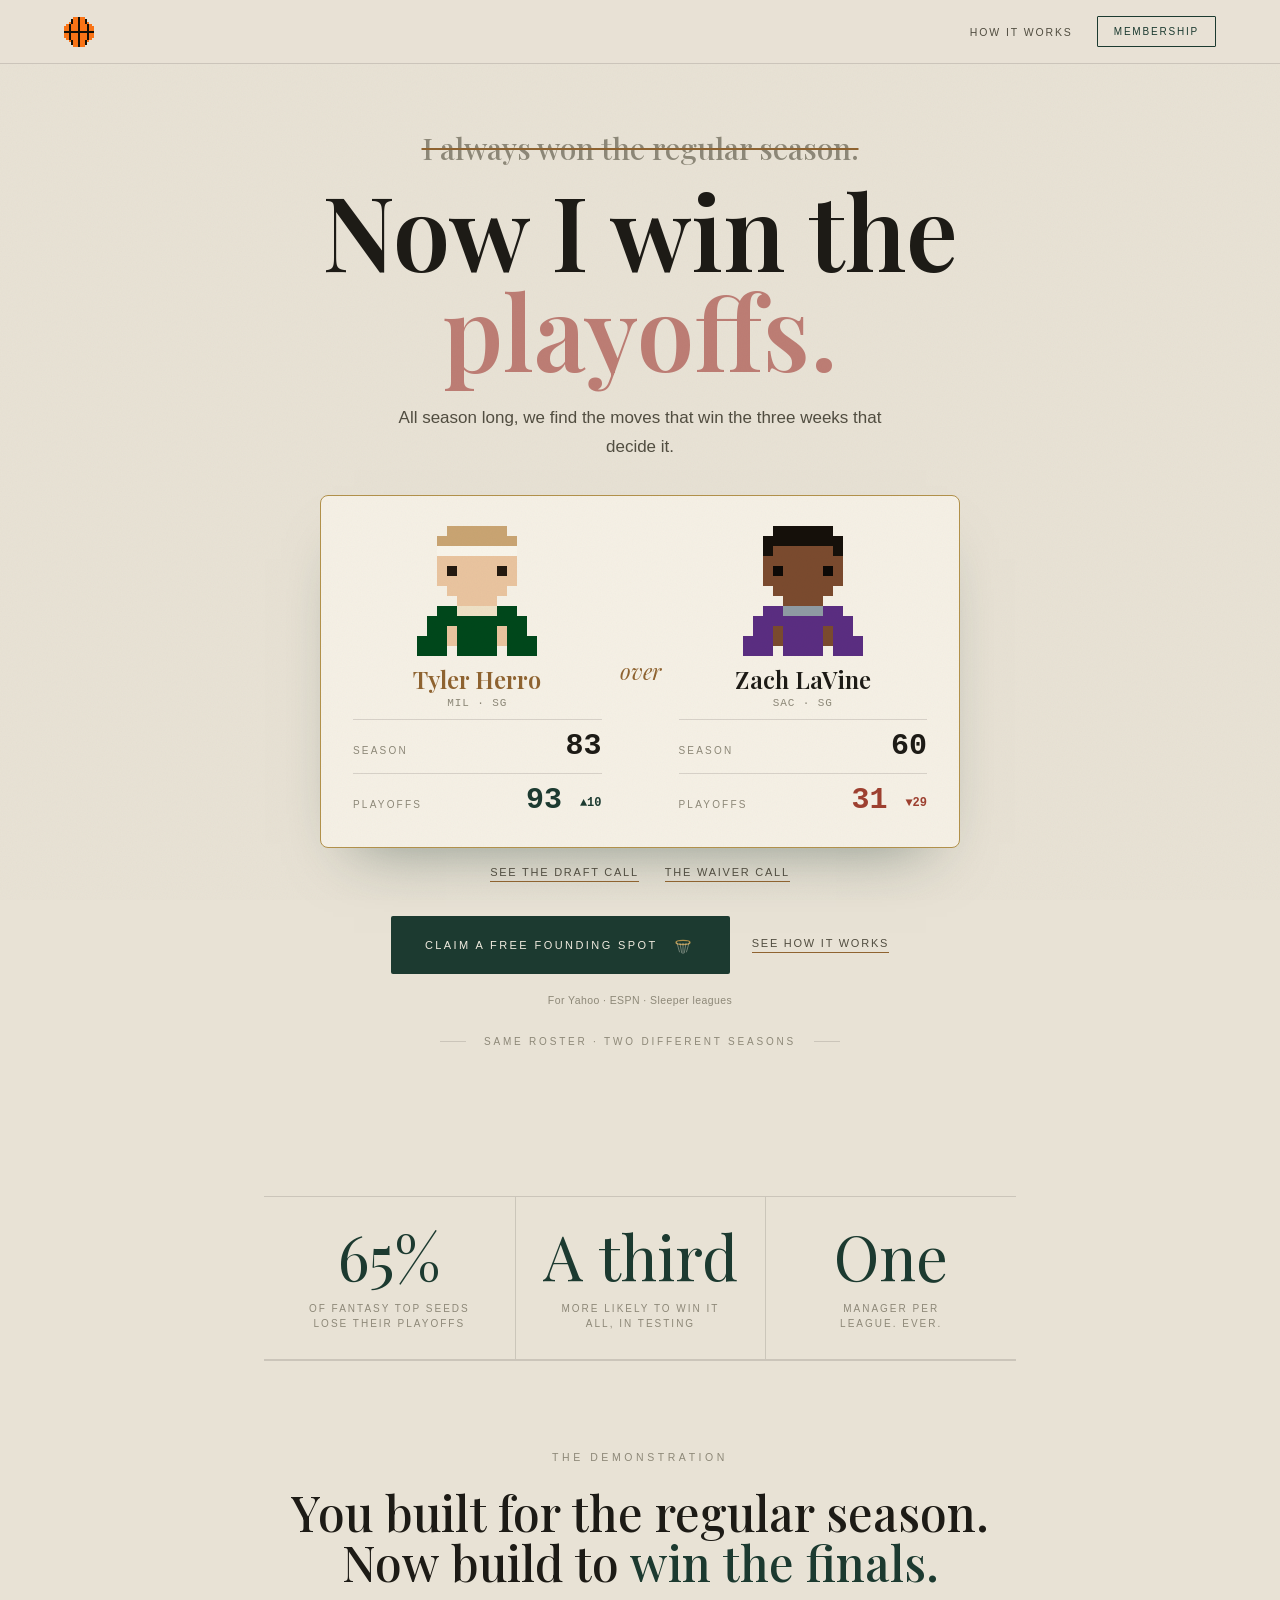
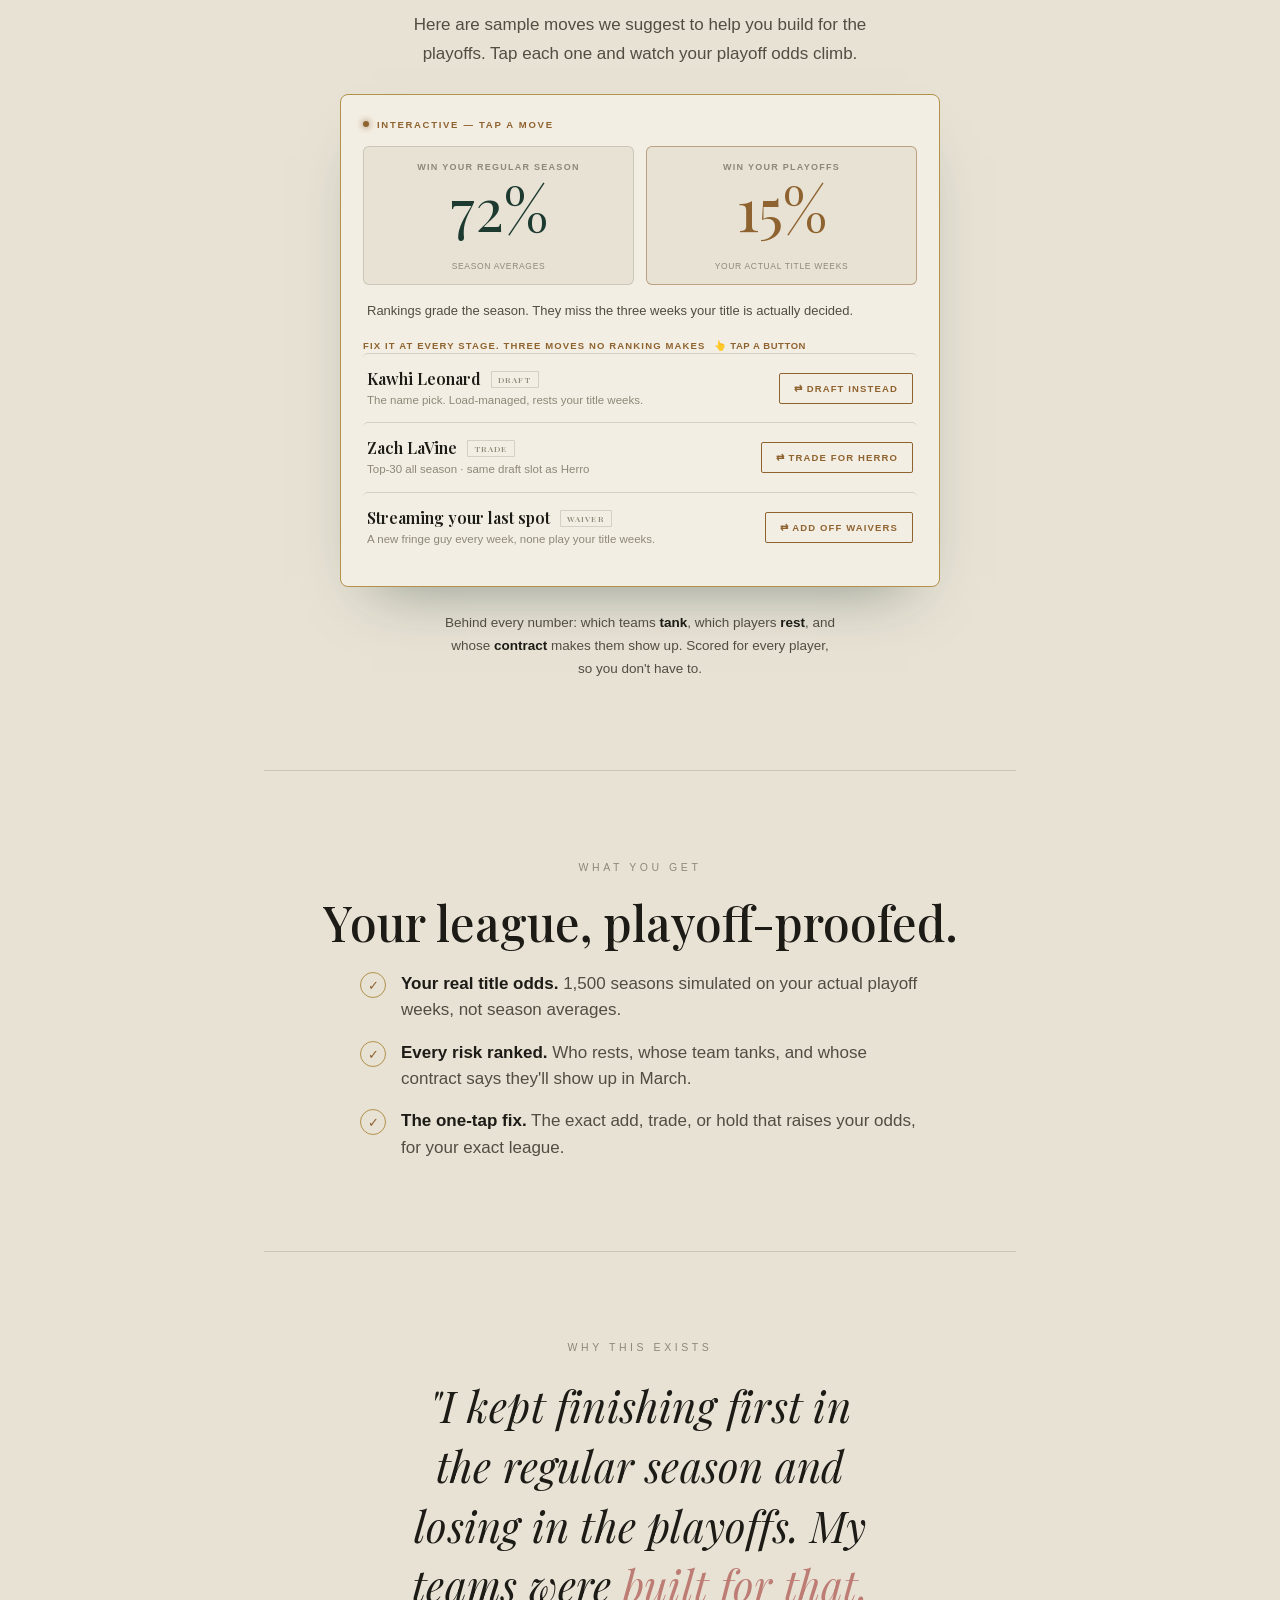
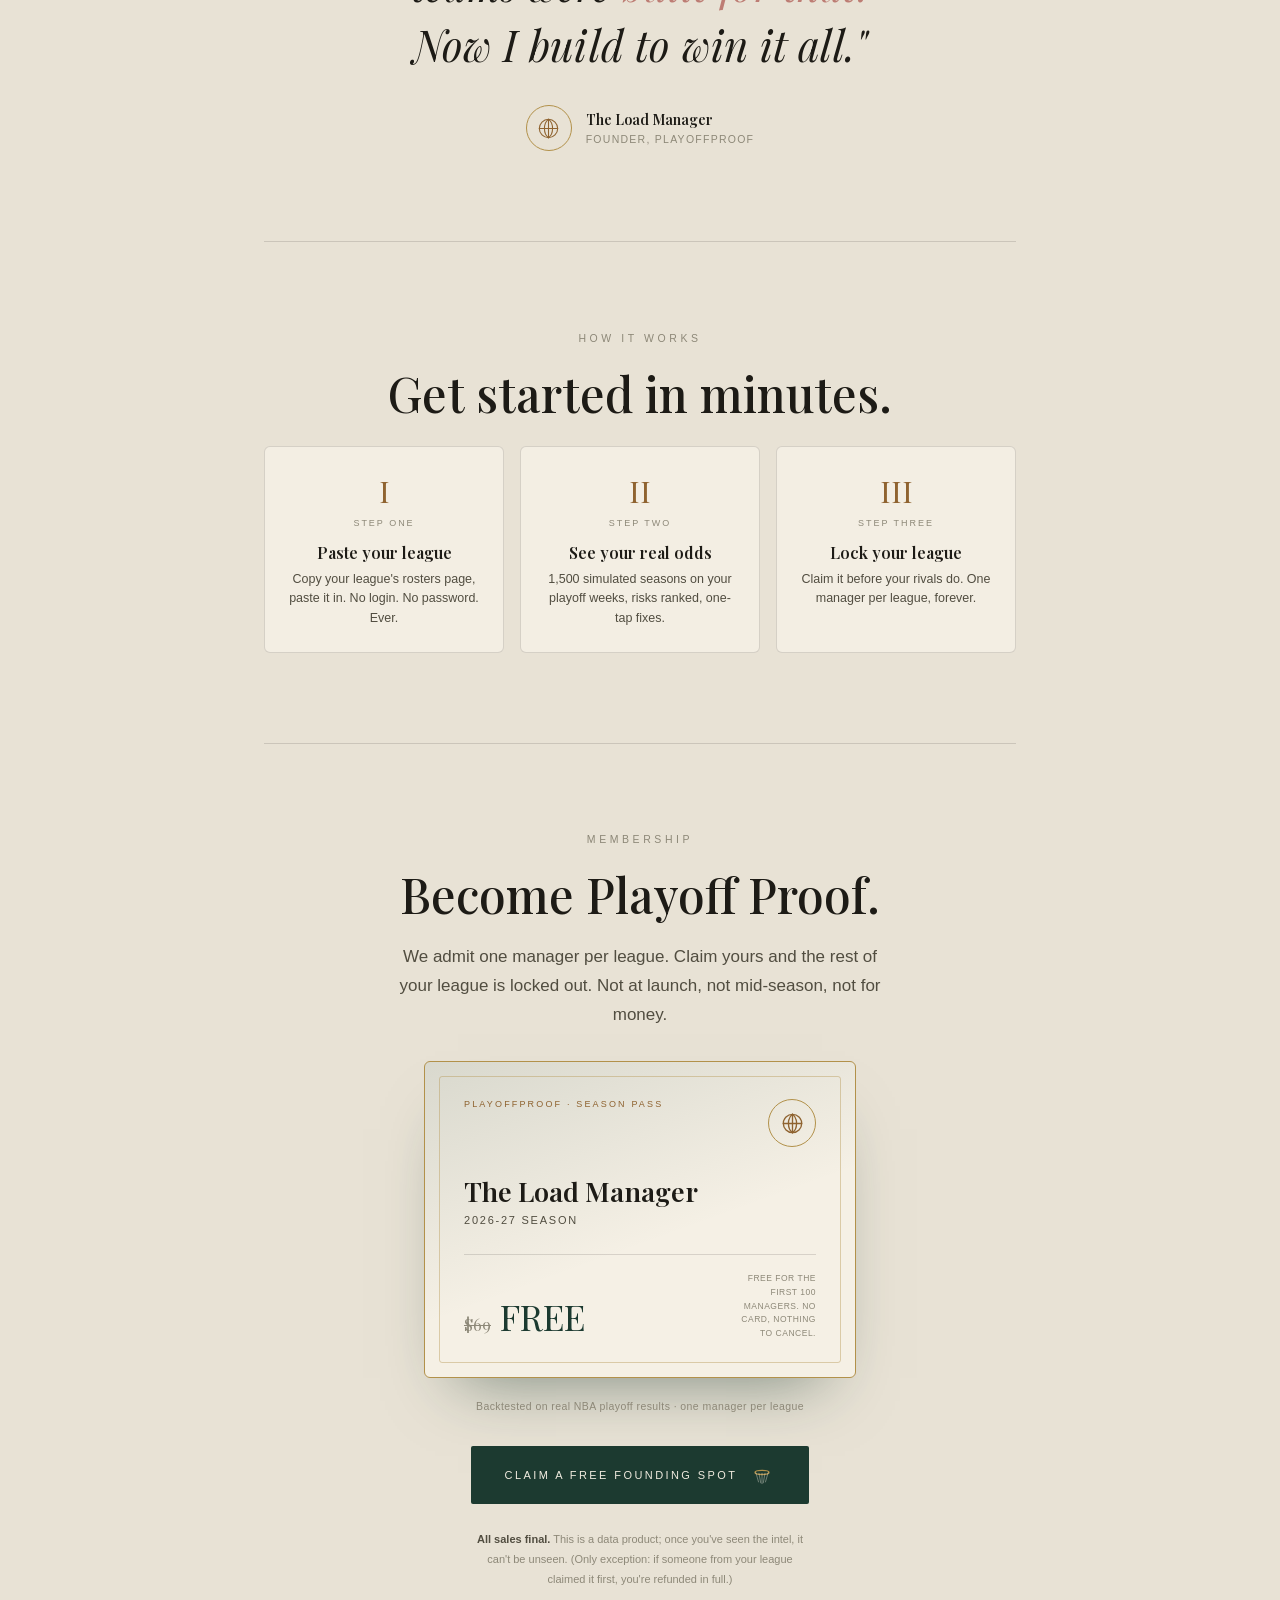
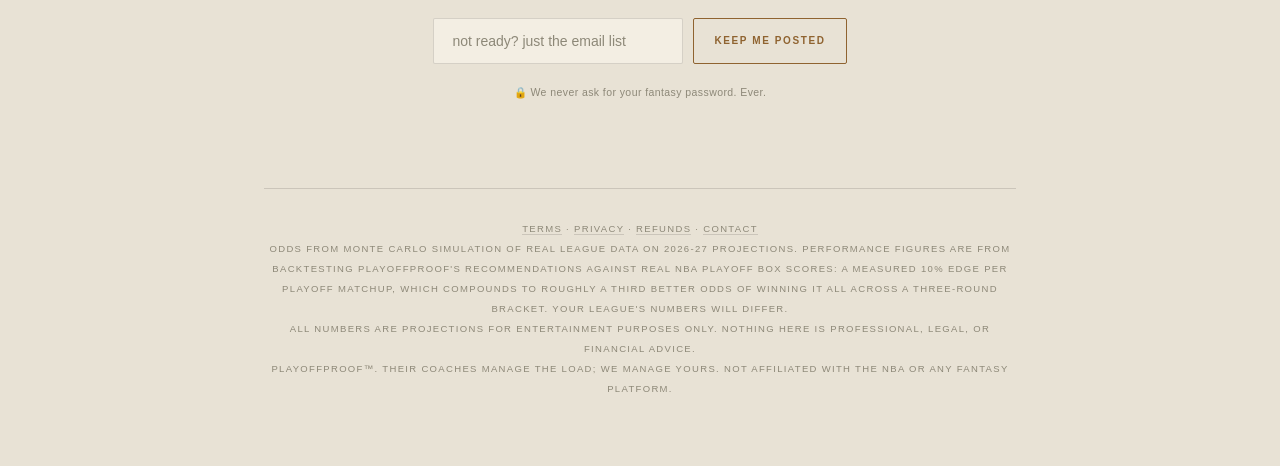
<file: index.html>
<!doctype html>
<html lang="en"><head>
<meta charset="utf-8"><meta name="viewport" content="width=device-width,initial-scale=1">
<title>PlayoffProof: I always won the regular season. Now I win the playoffs.</title>
<link rel="icon" href="data:image/svg+xml,%3Csvg%20xmlns%3D%27http%3A//www.w3.org/2000/svg%27%20viewBox%3D%270%200%2013%2013%27%20shape-rendering%3D%27crispEdges%27%3E%3Crect%20x%3D%274%27%20y%3D%270%27%20width%3D%271.03%27%20height%3D%271.03%27%20fill%3D%27%23f97316%27/%3E%3Crect%20x%3D%275%27%20y%3D%270%27%20width%3D%271.03%27%20height%3D%271.03%27%20fill%3D%27%23f97316%27/%3E%3Crect%20x%3D%276%27%20y%3D%270%27%20width%3D%271.03%27%20height%3D%271.03%27%20fill%3D%27%23141008%27/%3E%3Crect%20x%3D%277%27%20y%3D%270%27%20width%3D%271.03%27%20height%3D%271.03%27%20fill%3D%27%23f97316%27/%3E%3Crect%20x%3D%278%27%20y%3D%270%27%20width%3D%271.03%27%20height%3D%271.03%27%20fill%3D%27%23f97316%27/%3E%3Crect%20x%3D%273%27%20y%3D%271%27%20width%3D%271.03%27%20height%3D%271.03%27%20fill%3D%27%23141008%27/%3E%3Crect%20x%3D%274%27%20y%3D%271%27%20width%3D%271.03%27%20height%3D%271.03%27%20fill%3D%27%23f97316%27/%3E%3Crect%20x%3D%275%27%20y%3D%271%27%20width%3D%271.03%27%20height%3D%271.03%27%20fill%3D%27%23f97316%27/%3E%3Crect%20x%3D%276%27%20y%3D%271%27%20width%3D%271.03%27%20height%3D%271.03%27%20fill%3D%27%23141008%27/%3E%3Crect%20x%3D%277%27%20y%3D%271%27%20width%3D%271.03%27%20height%3D%271.03%27%20fill%3D%27%23f97316%27/%3E%3Crect%20x%3D%278%27%20y%3D%271%27%20width%3D%271.03%27%20height%3D%271.03%27%20fill%3D%27%23f97316%27/%3E%3Crect%20x%3D%279%27%20y%3D%271%27%20width%3D%271.03%27%20height%3D%271.03%27%20fill%3D%27%23141008%27/%3E%3Crect%20x%3D%272%27%20y%3D%272%27%20width%3D%271.03%27%20height%3D%271.03%27%20fill%3D%27%23f97316%27/%3E%3Crect%20x%3D%273%27%20y%3D%272%27%20width%3D%271.03%27%20height%3D%271.03%27%20fill%3D%27%23141008%27/%3E%3Crect%20x%3D%274%27%20y%3D%272%27%20width%3D%271.03%27%20height%3D%271.03%27%20fill%3D%27%23f97316%27/%3E%3Crect%20x%3D%275%27%20y%3D%272%27%20width%3D%271.03%27%20height%3D%271.03%27%20fill%3D%27%23f97316%27/%3E%3Crect%20x%3D%276%27%20y%3D%272%27%20width%3D%271.03%27%20height%3D%271.03%27%20fill%3D%27%23141008%27/%3E%3Crect%20x%3D%277%27%20y%3D%272%27%20width%3D%271.03%27%20height%3D%271.03%27%20fill%3D%27%23f97316%27/%3E%3Crect%20x%3D%278%27%20y%3D%272%27%20width%3D%271.03%27%20height%3D%271.03%27%20fill%3D%27%23f97316%27/%3E%3Crect%20x%3D%279%27%20y%3D%272%27%20width%3D%271.03%27%20height%3D%271.03%27%20fill%3D%27%23141008%27/%3E%3Crect%20x%3D%2710%27%20y%3D%272%27%20width%3D%271.03%27%20height%3D%271.03%27%20fill%3D%27%23f97316%27/%3E%3Crect%20x%3D%271%27%20y%3D%273%27%20width%3D%271.03%27%20height%3D%271.03%27%20fill%3D%27%23f97316%27/%3E%3Crect%20x%3D%272%27%20y%3D%273%27%20width%3D%271.03%27%20height%3D%271.03%27%20fill%3D%27%23141008%27/%3E%3Crect%20x%3D%273%27%20y%3D%273%27%20width%3D%271.03%27%20height%3D%271.03%27%20fill%3D%27%23f97316%27/%3E%3Crect%20x%3D%274%27%20y%3D%273%27%20width%3D%271.03%27%20height%3D%271.03%27%20fill%3D%27%23f97316%27/%3E%3Crect%20x%3D%275%27%20y%3D%273%27%20width%3D%271.03%27%20height%3D%271.03%27%20fill%3D%27%23f97316%27/%3E%3Crect%20x%3D%276%27%20y%3D%273%27%20width%3D%271.03%27%20height%3D%271.03%27%20fill%3D%27%23141008%27/%3E%3Crect%20x%3D%277%27%20y%3D%273%27%20width%3D%271.03%27%20height%3D%271.03%27%20fill%3D%27%23f97316%27/%3E%3Crect%20x%3D%278%27%20y%3D%273%27%20width%3D%271.03%27%20height%3D%271.03%27%20fill%3D%27%23f97316%27/%3E%3Crect%20x%3D%279%27%20y%3D%273%27%20width%3D%271.03%27%20height%3D%271.03%27%20fill%3D%27%23f97316%27/%3E%3Crect%20x%3D%2710%27%20y%3D%273%27%20width%3D%271.03%27%20height%3D%271.03%27%20fill%3D%27%23141008%27/%3E%3Crect%20x%3D%2711%27%20y%3D%273%27%20width%3D%271.03%27%20height%3D%271.03%27%20fill%3D%27%23f97316%27/%3E%3Crect%20x%3D%270%27%20y%3D%274%27%20width%3D%271.03%27%20height%3D%271.03%27%20fill%3D%27%23f97316%27/%3E%3Crect%20x%3D%271%27%20y%3D%274%27%20width%3D%271.03%27%20height%3D%271.03%27%20fill%3D%27%23f97316%27/%3E%3Crect%20x%3D%272%27%20y%3D%274%27%20width%3D%271.03%27%20height%3D%271.03%27%20fill%3D%27%23141008%27/%3E%3Crect%20x%3D%273%27%20y%3D%274%27%20width%3D%271.03%27%20height%3D%271.03%27%20fill%3D%27%23f97316%27/%3E%3Crect%20x%3D%274%27%20y%3D%274%27%20width%3D%271.03%27%20height%3D%271.03%27%20fill%3D%27%23f97316%27/%3E%3Crect%20x%3D%275%27%20y%3D%274%27%20width%3D%271.03%27%20height%3D%271.03%27%20fill%3D%27%23f97316%27/%3E%3Crect%20x%3D%276%27%20y%3D%274%27%20width%3D%271.03%27%20height%3D%271.03%27%20fill%3D%27%23141008%27/%3E%3Crect%20x%3D%277%27%20y%3D%274%27%20width%3D%271.03%27%20height%3D%271.03%27%20fill%3D%27%23f97316%27/%3E%3Crect%20x%3D%278%27%20y%3D%274%27%20width%3D%271.03%27%20height%3D%271.03%27%20fill%3D%27%23f97316%27/%3E%3Crect%20x%3D%279%27%20y%3D%274%27%20width%3D%271.03%27%20height%3D%271.03%27%20fill%3D%27%23f97316%27/%3E%3Crect%20x%3D%2710%27%20y%3D%274%27%20width%3D%271.03%27%20height%3D%271.03%27%20fill%3D%27%23141008%27/%3E%3Crect%20x%3D%2711%27%20y%3D%274%27%20width%3D%271.03%27%20height%3D%271.03%27%20fill%3D%27%23f97316%27/%3E%3Crect%20x%3D%2712%27%20y%3D%274%27%20width%3D%271.03%27%20height%3D%271.03%27%20fill%3D%27%23f97316%27/%3E%3Crect%20x%3D%270%27%20y%3D%275%27%20width%3D%271.03%27%20height%3D%271.03%27%20fill%3D%27%23f97316%27/%3E%3Crect%20x%3D%271%27%20y%3D%275%27%20width%3D%271.03%27%20height%3D%271.03%27%20fill%3D%27%23f97316%27/%3E%3Crect%20x%3D%272%27%20y%3D%275%27%20width%3D%271.03%27%20height%3D%271.03%27%20fill%3D%27%23141008%27/%3E%3Crect%20x%3D%273%27%20y%3D%275%27%20width%3D%271.03%27%20height%3D%271.03%27%20fill%3D%27%23f97316%27/%3E%3Crect%20x%3D%274%27%20y%3D%275%27%20width%3D%271.03%27%20height%3D%271.03%27%20fill%3D%27%23f97316%27/%3E%3Crect%20x%3D%275%27%20y%3D%275%27%20width%3D%271.03%27%20height%3D%271.03%27%20fill%3D%27%23f97316%27/%3E%3Crect%20x%3D%276%27%20y%3D%275%27%20width%3D%271.03%27%20height%3D%271.03%27%20fill%3D%27%23141008%27/%3E%3Crect%20x%3D%277%27%20y%3D%275%27%20width%3D%271.03%27%20height%3D%271.03%27%20fill%3D%27%23f97316%27/%3E%3Crect%20x%3D%278%27%20y%3D%275%27%20width%3D%271.03%27%20height%3D%271.03%27%20fill%3D%27%23f97316%27/%3E%3Crect%20x%3D%279%27%20y%3D%275%27%20width%3D%271.03%27%20height%3D%271.03%27%20fill%3D%27%23f97316%27/%3E%3Crect%20x%3D%2710%27%20y%3D%275%27%20width%3D%271.03%27%20height%3D%271.03%27%20fill%3D%27%23141008%27/%3E%3Crect%20x%3D%2711%27%20y%3D%275%27%20width%3D%271.03%27%20height%3D%271.03%27%20fill%3D%27%23f97316%27/%3E%3Crect%20x%3D%2712%27%20y%3D%275%27%20width%3D%271.03%27%20height%3D%271.03%27%20fill%3D%27%23f97316%27/%3E%3Crect%20x%3D%270%27%20y%3D%276%27%20width%3D%271.03%27%20height%3D%271.03%27%20fill%3D%27%23141008%27/%3E%3Crect%20x%3D%271%27%20y%3D%276%27%20width%3D%271.03%27%20height%3D%271.03%27%20fill%3D%27%23141008%27/%3E%3Crect%20x%3D%272%27%20y%3D%276%27%20width%3D%271.03%27%20height%3D%271.03%27%20fill%3D%27%23141008%27/%3E%3Crect%20x%3D%273%27%20y%3D%276%27%20width%3D%271.03%27%20height%3D%271.03%27%20fill%3D%27%23141008%27/%3E%3Crect%20x%3D%274%27%20y%3D%276%27%20width%3D%271.03%27%20height%3D%271.03%27%20fill%3D%27%23141008%27/%3E%3Crect%20x%3D%275%27%20y%3D%276%27%20width%3D%271.03%27%20height%3D%271.03%27%20fill%3D%27%23141008%27/%3E%3Crect%20x%3D%276%27%20y%3D%276%27%20width%3D%271.03%27%20height%3D%271.03%27%20fill%3D%27%23141008%27/%3E%3Crect%20x%3D%277%27%20y%3D%276%27%20width%3D%271.03%27%20height%3D%271.03%27%20fill%3D%27%23141008%27/%3E%3Crect%20x%3D%278%27%20y%3D%276%27%20width%3D%271.03%27%20height%3D%271.03%27%20fill%3D%27%23141008%27/%3E%3Crect%20x%3D%279%27%20y%3D%276%27%20width%3D%271.03%27%20height%3D%271.03%27%20fill%3D%27%23141008%27/%3E%3Crect%20x%3D%2710%27%20y%3D%276%27%20width%3D%271.03%27%20height%3D%271.03%27%20fill%3D%27%23141008%27/%3E%3Crect%20x%3D%2711%27%20y%3D%276%27%20width%3D%271.03%27%20height%3D%271.03%27%20fill%3D%27%23141008%27/%3E%3Crect%20x%3D%2712%27%20y%3D%276%27%20width%3D%271.03%27%20height%3D%271.03%27%20fill%3D%27%23141008%27/%3E%3Crect%20x%3D%270%27%20y%3D%277%27%20width%3D%271.03%27%20height%3D%271.03%27%20fill%3D%27%23f97316%27/%3E%3Crect%20x%3D%271%27%20y%3D%277%27%20width%3D%271.03%27%20height%3D%271.03%27%20fill%3D%27%23f97316%27/%3E%3Crect%20x%3D%272%27%20y%3D%277%27%20width%3D%271.03%27%20height%3D%271.03%27%20fill%3D%27%23141008%27/%3E%3Crect%20x%3D%273%27%20y%3D%277%27%20width%3D%271.03%27%20height%3D%271.03%27%20fill%3D%27%23f97316%27/%3E%3Crect%20x%3D%274%27%20y%3D%277%27%20width%3D%271.03%27%20height%3D%271.03%27%20fill%3D%27%23f97316%27/%3E%3Crect%20x%3D%275%27%20y%3D%277%27%20width%3D%271.03%27%20height%3D%271.03%27%20fill%3D%27%23f97316%27/%3E%3Crect%20x%3D%276%27%20y%3D%277%27%20width%3D%271.03%27%20height%3D%271.03%27%20fill%3D%27%23141008%27/%3E%3Crect%20x%3D%277%27%20y%3D%277%27%20width%3D%271.03%27%20height%3D%271.03%27%20fill%3D%27%23f97316%27/%3E%3Crect%20x%3D%278%27%20y%3D%277%27%20width%3D%271.03%27%20height%3D%271.03%27%20fill%3D%27%23f97316%27/%3E%3Crect%20x%3D%279%27%20y%3D%277%27%20width%3D%271.03%27%20height%3D%271.03%27%20fill%3D%27%23f97316%27/%3E%3Crect%20x%3D%2710%27%20y%3D%277%27%20width%3D%271.03%27%20height%3D%271.03%27%20fill%3D%27%23141008%27/%3E%3Crect%20x%3D%2711%27%20y%3D%277%27%20width%3D%271.03%27%20height%3D%271.03%27%20fill%3D%27%23f97316%27/%3E%3Crect%20x%3D%2712%27%20y%3D%277%27%20width%3D%271.03%27%20height%3D%271.03%27%20fill%3D%27%23f97316%27/%3E%3Crect%20x%3D%270%27%20y%3D%278%27%20width%3D%271.03%27%20height%3D%271.03%27%20fill%3D%27%23f97316%27/%3E%3Crect%20x%3D%271%27%20y%3D%278%27%20width%3D%271.03%27%20height%3D%271.03%27%20fill%3D%27%23f97316%27/%3E%3Crect%20x%3D%272%27%20y%3D%278%27%20width%3D%271.03%27%20height%3D%271.03%27%20fill%3D%27%23141008%27/%3E%3Crect%20x%3D%273%27%20y%3D%278%27%20width%3D%271.03%27%20height%3D%271.03%27%20fill%3D%27%23f97316%27/%3E%3Crect%20x%3D%274%27%20y%3D%278%27%20width%3D%271.03%27%20height%3D%271.03%27%20fill%3D%27%23f97316%27/%3E%3Crect%20x%3D%275%27%20y%3D%278%27%20width%3D%271.03%27%20height%3D%271.03%27%20fill%3D%27%23f97316%27/%3E%3Crect%20x%3D%276%27%20y%3D%278%27%20width%3D%271.03%27%20height%3D%271.03%27%20fill%3D%27%23141008%27/%3E%3Crect%20x%3D%277%27%20y%3D%278%27%20width%3D%271.03%27%20height%3D%271.03%27%20fill%3D%27%23f97316%27/%3E%3Crect%20x%3D%278%27%20y%3D%278%27%20width%3D%271.03%27%20height%3D%271.03%27%20fill%3D%27%23f97316%27/%3E%3Crect%20x%3D%279%27%20y%3D%278%27%20width%3D%271.03%27%20height%3D%271.03%27%20fill%3D%27%23f97316%27/%3E%3Crect%20x%3D%2710%27%20y%3D%278%27%20width%3D%271.03%27%20height%3D%271.03%27%20fill%3D%27%23141008%27/%3E%3Crect%20x%3D%2711%27%20y%3D%278%27%20width%3D%271.03%27%20height%3D%271.03%27%20fill%3D%27%23f97316%27/%3E%3Crect%20x%3D%2712%27%20y%3D%278%27%20width%3D%271.03%27%20height%3D%271.03%27%20fill%3D%27%23f97316%27/%3E%3Crect%20x%3D%271%27%20y%3D%279%27%20width%3D%271.03%27%20height%3D%271.03%27%20fill%3D%27%23f97316%27/%3E%3Crect%20x%3D%272%27%20y%3D%279%27%20width%3D%271.03%27%20height%3D%271.03%27%20fill%3D%27%23141008%27/%3E%3Crect%20x%3D%273%27%20y%3D%279%27%20width%3D%271.03%27%20height%3D%271.03%27%20fill%3D%27%23f97316%27/%3E%3Crect%20x%3D%274%27%20y%3D%279%27%20width%3D%271.03%27%20height%3D%271.03%27%20fill%3D%27%23f97316%27/%3E%3Crect%20x%3D%275%27%20y%3D%279%27%20width%3D%271.03%27%20height%3D%271.03%27%20fill%3D%27%23f97316%27/%3E%3Crect%20x%3D%276%27%20y%3D%279%27%20width%3D%271.03%27%20height%3D%271.03%27%20fill%3D%27%23141008%27/%3E%3Crect%20x%3D%277%27%20y%3D%279%27%20width%3D%271.03%27%20height%3D%271.03%27%20fill%3D%27%23f97316%27/%3E%3Crect%20x%3D%278%27%20y%3D%279%27%20width%3D%271.03%27%20height%3D%271.03%27%20fill%3D%27%23f97316%27/%3E%3Crect%20x%3D%279%27%20y%3D%279%27%20width%3D%271.03%27%20height%3D%271.03%27%20fill%3D%27%23f97316%27/%3E%3Crect%20x%3D%2710%27%20y%3D%279%27%20width%3D%271.03%27%20height%3D%271.03%27%20fill%3D%27%23141008%27/%3E%3Crect%20x%3D%2711%27%20y%3D%279%27%20width%3D%271.03%27%20height%3D%271.03%27%20fill%3D%27%23f97316%27/%3E%3Crect%20x%3D%272%27%20y%3D%2710%27%20width%3D%271.03%27%20height%3D%271.03%27%20fill%3D%27%23f97316%27/%3E%3Crect%20x%3D%273%27%20y%3D%2710%27%20width%3D%271.03%27%20height%3D%271.03%27%20fill%3D%27%23141008%27/%3E%3Crect%20x%3D%274%27%20y%3D%2710%27%20width%3D%271.03%27%20height%3D%271.03%27%20fill%3D%27%23f97316%27/%3E%3Crect%20x%3D%275%27%20y%3D%2710%27%20width%3D%271.03%27%20height%3D%271.03%27%20fill%3D%27%23f97316%27/%3E%3Crect%20x%3D%276%27%20y%3D%2710%27%20width%3D%271.03%27%20height%3D%271.03%27%20fill%3D%27%23141008%27/%3E%3Crect%20x%3D%277%27%20y%3D%2710%27%20width%3D%271.03%27%20height%3D%271.03%27%20fill%3D%27%23f97316%27/%3E%3Crect%20x%3D%278%27%20y%3D%2710%27%20width%3D%271.03%27%20height%3D%271.03%27%20fill%3D%27%23f97316%27/%3E%3Crect%20x%3D%279%27%20y%3D%2710%27%20width%3D%271.03%27%20height%3D%271.03%27%20fill%3D%27%23141008%27/%3E%3Crect%20x%3D%2710%27%20y%3D%2710%27%20width%3D%271.03%27%20height%3D%271.03%27%20fill%3D%27%23f97316%27/%3E%3Crect%20x%3D%273%27%20y%3D%2711%27%20width%3D%271.03%27%20height%3D%271.03%27%20fill%3D%27%23141008%27/%3E%3Crect%20x%3D%274%27%20y%3D%2711%27%20width%3D%271.03%27%20height%3D%271.03%27%20fill%3D%27%23f97316%27/%3E%3Crect%20x%3D%275%27%20y%3D%2711%27%20width%3D%271.03%27%20height%3D%271.03%27%20fill%3D%27%23f97316%27/%3E%3Crect%20x%3D%276%27%20y%3D%2711%27%20width%3D%271.03%27%20height%3D%271.03%27%20fill%3D%27%23141008%27/%3E%3Crect%20x%3D%277%27%20y%3D%2711%27%20width%3D%271.03%27%20height%3D%271.03%27%20fill%3D%27%23f97316%27/%3E%3Crect%20x%3D%278%27%20y%3D%2711%27%20width%3D%271.03%27%20height%3D%271.03%27%20fill%3D%27%23f97316%27/%3E%3Crect%20x%3D%279%27%20y%3D%2711%27%20width%3D%271.03%27%20height%3D%271.03%27%20fill%3D%27%23141008%27/%3E%3Crect%20x%3D%274%27%20y%3D%2712%27%20width%3D%271.03%27%20height%3D%271.03%27%20fill%3D%27%23f97316%27/%3E%3Crect%20x%3D%275%27%20y%3D%2712%27%20width%3D%271.03%27%20height%3D%271.03%27%20fill%3D%27%23f97316%27/%3E%3Crect%20x%3D%276%27%20y%3D%2712%27%20width%3D%271.03%27%20height%3D%271.03%27%20fill%3D%27%23141008%27/%3E%3Crect%20x%3D%277%27%20y%3D%2712%27%20width%3D%271.03%27%20height%3D%271.03%27%20fill%3D%27%23f97316%27/%3E%3Crect%20x%3D%278%27%20y%3D%2712%27%20width%3D%271.03%27%20height%3D%271.03%27%20fill%3D%27%23f97316%27/%3E%3C/svg%3E">
<meta name="description" content="Every NBA player priced for the three weeks that decide your fantasy title: the games he will play and the effort he will give. Live board, trade grader, one manager per league.">
<meta property="og:title" content="PlayoffProof: I always won the regular season. Now I win the playoffs.">
<meta property="og:description" content="Every NBA player priced for the three weeks that decide your fantasy title: the games he will play and the effort he will give. Live board, trade grader, one manager per league.">
<meta property="og:type" content="website">
<meta property="og:url" content="https://playoffproof.com">
<meta property="og:image" content="https://playoffproof.com/og-home-v2.png">
<meta property="og:image:width" content="1200">
<meta property="og:image:height" content="630">
<meta name="twitter:card" content="summary_large_image">
<meta name="twitter:title" content="PlayoffProof: I always won the regular season. Now I win the playoffs.">
<meta name="twitter:description" content="Every NBA player priced for the three weeks that decide your fantasy title: the games he will play and the effort he will give. Live board, trade grader, one manager per league.">
<meta name="twitter:image" content="https://playoffproof.com/og-home-v2.png">
<script>!function(f,b,e,v,n,t,s){if(f.fbq)return;n=f.fbq=function(){n.callMethod?n.callMethod.apply(n,arguments):n.queue.push(arguments)};if(!f._fbq)f._fbq=n;n.push=n;n.loaded=!0;n.version="2.0";n.queue=[];t=b.createElement(e);t.async=!0;t.src=v;s=b.getElementsByTagName(e)[0];s.parentNode.insertBefore(t,s)}(window,document,"script","https://connect.facebook.net/en_US/fbevents.js");fbq("init","1434096858619667");fbq("track","PageView");</script>
<noscript><img height="1" width="1" style="display:none" src="https://www.facebook.com/tr?id=1434096858619667&ev=PageView&noscript=1"></noscript>
<script>
  window.edgetag=window.edgetag||function(){(edgetag.stubs=edgetag.stubs||[]).push(arguments)};
  edgetag('init', {
    edgeURL: 'https://gtklh.playoffproof.com',
    disableConsentCheck: true
  })
</script>
<script async type="text/javascript" src="https://gtklh.playoffproof.com/load"></script>
<link rel="stylesheet" href="fonts/fonts.css">
<style>
:root{
  --ivory:#e8e2d5;--paper:#f3eee3;--card:#f5f0e5;
  --ink:#1d1b16;--ink2:#514d40;--muted:#8d8878;
  --green:#1c3a30;--gold:#b2914a;--cognac:#8f6330;--rose:#bd7d74;--brick:#9e4030;--deep:#4a3a24;
  --rule:rgba(29,27,22,.14);
  --serif:'Playfair Display',Georgia,serif;
  --sans:'Helvetica Neue',Helvetica,Arial,sans-serif;
  --script:'Pinyon Script',cursive;
}
*{box-sizing:border-box;margin:0;padding:0}
html{scroll-behavior:smooth}
body{background:var(--ivory);color:var(--ink);font-family:var(--sans);-webkit-font-smoothing:antialiased;text-align:center}
a{color:inherit}
.it{font-style:italic}
.script{font-family:var(--script);font-weight:400;color:var(--cognac)}
.grain{position:fixed;inset:0;pointer-events:none;z-index:2;opacity:.045;mix-blend-mode:multiply;
  background-image:url("data:image/svg+xml,%3Csvg xmlns='http://www.w3.org/2000/svg' width='120' height='120'%3E%3Cfilter id='n'%3E%3CfeTurbulence type='fractalNoise' baseFrequency='0.8' numOctaves='2'/%3E%3C/filter%3E%3Crect width='100%25' height='100%25' filter='url(%23n)'/%3E%3C/svg%3E")}
.wrap{max-width:880px;margin:0 auto;padding:0 max(24px,5vw)}

/* nav */
nav{position:sticky;top:0;z-index:40;display:flex;justify-content:space-between;align-items:center;padding:16px max(24px,5vw);
  background:rgba(232,226,213,.9);backdrop-filter:blur(8px);-webkit-backdrop-filter:blur(8px);border-bottom:1px solid var(--rule);text-align:left}
.brand{display:flex;align-items:center;gap:11px;font-family:var(--serif);font-weight:600;font-size:20px;letter-spacing:.01em}
.brand svg{width:30px;height:30px}
nav .r{display:flex;gap:24px;align-items:center;font-size:10.5px;letter-spacing:.18em;text-transform:uppercase;color:var(--ink2)}
nav .r a{text-decoration:none}
.chip{border:1px solid var(--green);color:var(--green);border-radius:1px;padding:9px 16px;font-size:10px;letter-spacing:.18em;text-transform:uppercase;text-decoration:none;transition:.2s}
.chip:hover{background:var(--green);color:var(--paper)}

/* buttons */
.btn{font-family:var(--sans);font-size:11px;letter-spacing:.22em;text-transform:uppercase;background:var(--green);color:#f0ebdf;
  border:0;border-radius:2px;padding:16px 34px;text-decoration:none;cursor:pointer;transition:background .18s;display:inline-flex;align-items:center;gap:12px}
.btn:hover{background:#142b23}
/* CTA swish: a small basket at rest; on hover a ball drops through the net */
.btn .swish{width:26px;height:26px;overflow:visible;flex:none}
.btn .rim{fill:none;stroke:var(--gold);stroke-width:1.6;stroke-linecap:round}
.btn .net{fill:none;stroke:#f0ebdf;stroke-width:.9;stroke-linecap:round;opacity:.5;transform-origin:13px 13px}
.btn .ball{fill:var(--paper);stroke:var(--cognac);stroke-width:.7}
.btn .ballseam{stroke:var(--cognac);stroke-width:.5;fill:none;opacity:.6}
.btn .ballwrap{transform:translateY(-15px);opacity:0}
.btn:hover .ballwrap{animation:swish .9s cubic-bezier(.5,.05,.5,1) forwards}
.btn:hover .net{animation:netflick .9s ease forwards}
@keyframes swish{0%{transform:translateY(-15px);opacity:0}18%{opacity:1}55%{transform:translateY(4px);opacity:1}80%{transform:translateY(16px);opacity:1}100%{transform:translateY(26px);opacity:0}}
@keyframes netflick{0%,40%{transform:scaleX(1) scaleY(1)}58%{transform:scaleX(1.18) scaleY(1.12)}74%{transform:scaleX(.92) scaleY(.96)}100%{transform:scaleX(1) scaleY(1)}}
@media(prefers-reduced-motion:reduce){.btn:hover .ballwrap,.btn:hover .net{animation:none}}
.tlink{font-size:11px;letter-spacing:.16em;text-transform:uppercase;color:var(--ink2);text-decoration:none;border-bottom:1px solid var(--cognac);padding-bottom:3px}

/* sections */
section{padding:clamp(56px,7vw,96px) 0;border-top:1px solid var(--rule)}
.eyebrow{font-size:10.5px;letter-spacing:.34em;text-transform:uppercase;color:var(--muted);margin-bottom:24px}
h1,h2{font-family:var(--serif);font-weight:500;line-height:1.05;letter-spacing:0}
h1{font-size:clamp(48px,8vw,104px);font-weight:600;line-height:.98}
h2{font-size:clamp(28px,3.8vw,48px)}
.rose{color:var(--rose)}.g{color:var(--green)}
.sub{font-size:clamp(14px,1.35vw,17px);color:var(--ink2);max-width:52ch;margin:22px auto 0;line-height:1.72}
.sub b{color:var(--ink);font-weight:700}
.quiet{font-family:var(--serif);font-weight:400;font-size:clamp(15px,1.5vw,18px);color:var(--muted);margin-top:14px}
.cta{display:flex;gap:22px;align-items:center;flex-wrap:wrap;margin-top:34px;justify-content:center}
.rv{opacity:0;transform:translateY(16px);transition:opacity .85s cubic-bezier(.2,.6,.2,1),transform .85s cubic-bezier(.2,.6,.2,1)}
.rv.vis{opacity:1;transform:none}.rv.d1{transition-delay:.09s}.rv.d2{transition-delay:.18s}.rv.d3{transition-delay:.27s}

/* hero */
.hero{border-top:0;padding-top:clamp(40px,5vw,64px)}
.emblem{width:clamp(206px,30vw,290px);height:clamp(206px,30vw,290px);margin:0 auto 18px}
.emblem svg{width:100%;height:100%}
.emblem .sealtxt{font-family:var(--sans);font-size:10.3px;letter-spacing:1.5px;fill:var(--deep);text-transform:uppercase;font-weight:600}
.emblem .ring{fill:none;stroke:var(--gold)}
.emblem .seam{fill:none;stroke:var(--cognac);stroke-width:3;stroke-linecap:round}
.emblem .sep{fill:var(--gold)}
.hero h1{max-width:12ch;margin:0 auto}
.rulewd{display:flex;align-items:center;gap:18px;justify-content:center;margin:30px auto 0;max-width:400px;color:var(--muted)}
.rulewd::before,.rulewd::after{content:"";height:1px;background:var(--rule);flex:1}
.rulewd span{font-size:10px;letter-spacing:.28em;text-transform:uppercase}

/* stat row */
.stats{display:grid;grid-template-columns:repeat(3,1fr);border-top:1px solid var(--rule);border-bottom:1px solid var(--rule);margin-top:clamp(40px,5vw,60px)}
.stat{padding:28px 16px}.stat+.stat{border-left:1px solid var(--rule)}
.stat .n{font-family:var(--serif);font-weight:400;font-size:clamp(40px,5.5vw,62px);line-height:1;color:var(--green)}
.stat .l{font-size:10px;letter-spacing:.2em;text-transform:uppercase;color:var(--muted);margin-top:14px;line-height:1.5}

/* SIMULATOR */
.aha-card{width:100%;max-width:600px;margin:26px auto 0;background:var(--paper);border:1px solid var(--gold);border-radius:8px;padding:24px 22px;text-align:left;box-shadow:0 30px 60px -34px rgba(28,58,48,.5)}
@keyframes blink{0%,100%{opacity:1}50%{opacity:.3}}
@keyframes bob{0%,100%{transform:translateY(0)}50%{transform:translateY(-3px)}}
@keyframes cardBreathe{0%,100%{box-shadow:0 0 0 0 rgba(143,99,48,0)}50%{box-shadow:0 0 20px rgba(143,99,48,.18)}}
@keyframes pop{0%{transform:scale(.5);opacity:0}60%{transform:scale(1.18)}100%{transform:scale(1);opacity:1}}
@keyframes rowFlash{0%{box-shadow:inset 0 0 0 1px rgba(28,58,48,0)}28%{box-shadow:inset 0 0 0 1px rgba(28,58,48,.4),0 0 18px rgba(28,58,48,.13)}100%{box-shadow:inset 0 0 0 1px rgba(28,58,48,0)}}
@keyframes gradeBump{0%{transform:scale(1)}42%{transform:scale(1.13)}100%{transform:scale(1)}}
@keyframes btnPulse{0%,100%{box-shadow:0 0 0 0 rgba(143,99,48,0)}50%{box-shadow:0 0 0 4px rgba(143,99,48,.12)}}
.livebadge{font-size:9.5px;font-weight:700;letter-spacing:.18em;text-transform:uppercase;color:var(--cognac);display:flex;align-items:center;gap:8px;margin-bottom:16px}
.livebadge .dot{width:6px;height:6px;border-radius:50%;background:var(--cognac);box-shadow:0 0 7px var(--cognac);animation:blink 1.2s ease-in-out infinite}
.gr2{display:grid;grid-template-columns:1fr 1fr;gap:12px;text-align:center}
.gr{background:var(--ivory);border:1px solid var(--rule);border-radius:6px;padding:15px 10px 13px}
.gr.live{border-color:rgba(143,99,48,.5);animation:cardBreathe 2.4s ease-in-out infinite}
.tried .gr.live{border-color:var(--rule);animation:none}
.gr .k2g{font-size:9px;font-weight:700;letter-spacing:.14em;text-transform:uppercase;color:var(--muted)}
.gr .lt{font-family:var(--serif);font-weight:400;font-size:clamp(44px,7.5vw,60px);line-height:1;margin-top:5px;transition:color .35s}
.gr .cap{font-size:8.5px;letter-spacing:.08em;text-transform:uppercase;color:var(--muted);margin-top:6px}
.lt.gA{color:var(--green)}.lt.gB{color:#5f7a2f}.lt.gC{color:var(--cognac)}.lt.gD{color:var(--brick)}
.gr .dchip{font-size:11px;font-weight:700;color:var(--green);min-height:15px;margin-top:3px}
.gr .lt.bump{animation:gradeBump .5s cubic-bezier(.2,.8,.2,1)}
.gr .dchip.pp{animation:pop .4s cubic-bezier(.2,.9,.2,1.2)}
.whyline{font-size:13px;color:var(--ink2);line-height:1.6;margin:16px 4px 0}
.fixk{font-size:9.5px;font-weight:700;letter-spacing:.12em;text-transform:uppercase;color:var(--cognac);margin:18px 0 2px;display:flex;align-items:center;gap:9px;flex-wrap:wrap}
.tryhint{display:inline-flex;align-items:center;gap:5px;font-size:9.5px;font-weight:700;letter-spacing:.06em;text-transform:uppercase;color:var(--cognac);animation:bob 1.3s ease-in-out infinite}
.tried .tryhint{display:none}
.arow{display:flex;align-items:center;gap:12px;padding:14px 4px;border-top:1px solid var(--rule);border-radius:5px;transition:background .3s}
.arow:first-of-type{border-top:0;margin-top:8px}
.arow.on{animation:rowFlash .62s ease-out}
.arow .at{flex:1;min-width:0}
.arow .at b{display:block;font-family:var(--serif);font-weight:600;font-size:16px}
.arow .at small{color:var(--muted);font-size:11.5px;line-height:1.45;display:block;margin-top:3px}
.arow .at small .r{display:block;margin-top:5px;color:var(--ink2)}
.arow .hit{font-family:var(--serif);font-size:21px;color:var(--green);min-width:38px;text-align:right;opacity:0;transition:opacity .3s;flex:none}
.arow.on .hit{opacity:1;animation:pop .42s cubic-bezier(.2,.9,.2,1.2)}
.arow .tg{font-size:8px;font-weight:700;letter-spacing:.14em;text-transform:uppercase;color:var(--muted);border:1px solid var(--rule);border-radius:1px;padding:2px 6px;margin-left:6px;vertical-align:2px}
.arow.on .nm{color:var(--green)}
.arow.on .tg{color:var(--green);border-color:rgba(28,58,48,.4)}
.swapbtn{flex:none;background:transparent;border:1px solid var(--cognac);border-radius:2px;padding:9px 14px;font-family:var(--sans);font-size:9.5px;font-weight:700;letter-spacing:.12em;text-transform:uppercase;color:var(--cognac);cursor:pointer;transition:.2s;white-space:nowrap;animation:btnPulse 2s ease-in-out infinite}
.swapbtn:hover{background:var(--cognac);color:var(--paper)}
.swapbtn:active{transform:scale(.95)}
.arow.on .swapbtn{background:var(--green);border-color:var(--green);color:var(--paper);animation:none}
.punch{max-height:0;overflow:hidden;opacity:0;transition:max-height .5s cubic-bezier(.2,.8,.2,1),opacity .5s;text-align:center}
.punch.on{max-height:340px;opacity:1}
.punch p{font-family:var(--serif);font-weight:400;font-size:17px;color:var(--ink);margin:18px 8px 16px;line-height:1.5}

/* what you get */
.promise{display:flex;flex-direction:column;gap:16px;margin:24px auto 0;max-width:560px;text-align:left}
.promise .row{display:flex;gap:15px;align-items:flex-start;font-size:clamp(14.5px,1.5vw,17px);color:var(--ink2);line-height:1.55}
.promise .row b{color:var(--ink);font-weight:700}
.check{flex:none;width:26px;height:26px;border-radius:50%;border:1px solid var(--gold);color:var(--cognac);display:grid;place-items:center;font-family:var(--serif);font-size:13px;margin-top:1px}

/* founder */
.founder-quote{font-family:var(--serif);font-weight:400;font-size:clamp(25px,3.7vw,42px);line-height:1.42;margin:8px auto 0;max-width:19ch;color:var(--ink);letter-spacing:.005em}
.founder-id{display:flex;align-items:center;gap:14px;margin:30px auto 0;justify-content:center}
.avatar{width:46px;height:46px;border-radius:50%;border:1px solid var(--gold);display:grid;place-items:center}
.avatar svg{width:27px;height:27px}
.founder-id .who{text-align:left;font-size:10.5px;line-height:1.6;letter-spacing:.12em;text-transform:uppercase}
.founder-id .who b{font-family:var(--serif);font-size:14px;letter-spacing:0;text-transform:none;display:block}
.founder-id .who span{color:var(--muted)}

/* steps */
.steps{display:grid;grid-template-columns:repeat(auto-fit,minmax(200px,1fr));gap:16px;margin-top:28px}
.step{border:1px solid var(--rule);border-radius:6px;background:var(--paper);padding:24px}
.step .n{font-family:var(--serif);font-size:30px;color:var(--cognac)}
.step .st{font-size:9px;letter-spacing:.22em;text-transform:uppercase;color:var(--muted);margin-top:7px}
.step b{font-family:var(--serif);font-weight:600;display:block;font-size:16px;margin-top:14px}
.step p{font-size:12.5px;color:var(--ink2);line-height:1.55;margin-top:7px}

/* membership */
.card-m{max-width:432px;margin:32px auto 0;background:linear-gradient(160deg,rgba(28,58,48,.13) 0,transparent 56%),var(--card);
  border:1px solid var(--gold);border-radius:6px;padding:14px;box-shadow:0 34px 64px -34px rgba(28,58,48,.55)}
.card-m .inner{border:1px solid rgba(178,145,74,.4);border-radius:3px;padding:22px 24px;text-align:left}
.card-m .top{display:flex;justify-content:space-between;align-items:flex-start}
.card-m .kk{font-size:9px;letter-spacing:.24em;text-transform:uppercase;color:var(--cognac)}
.card-m .seal{width:48px;height:48px;border-radius:50%;border:1px solid var(--gold);color:var(--cognac);display:grid;place-items:center;font-family:var(--serif);font-size:10.5px;text-align:center;line-height:1.1}
.card-m .name{font-family:var(--serif);font-weight:600;font-size:27px;margin-top:26px}
.card-m .no{font-size:11px;letter-spacing:.16em;text-transform:uppercase;color:var(--ink2);margin-top:5px}
.card-m .foot{display:flex;justify-content:space-between;align-items:flex-end;margin-top:28px;border-top:1px solid var(--rule);padding-top:17px}
.card-m .price{font-family:var(--serif);font-size:36px;color:var(--green)}
.card-m .price s{font-size:16px;color:var(--muted);margin-right:9px}
.card-m .terms{font-size:8.5px;letter-spacing:.06em;text-transform:uppercase;color:var(--muted);text-align:right;line-height:1.6;max-width:17ch}
.fine{font-size:10.5px;color:var(--muted);margin-top:22px;letter-spacing:.04em}
.legal{font-size:11px;color:var(--muted);max-width:56ch;margin:26px auto 0;line-height:1.8}
.legal b{color:var(--ink2)}

/* email form */
form.email{display:flex;gap:10px;flex-wrap:wrap;justify-content:center;margin-top:28px}
form.email input{background:var(--paper);border:1px solid var(--rule);border-radius:2px;padding:14px 18px;font-family:var(--sans);font-size:14px;color:var(--ink);min-width:250px;outline:none}
form.email input:focus{border-color:var(--cognac)}
form.email input::placeholder{color:var(--muted)}
form.email button{background:transparent;border:1px solid var(--cognac);border-radius:2px;padding:14px 20px;font-family:var(--sans);font-size:10px;font-weight:700;letter-spacing:.16em;text-transform:uppercase;color:var(--cognac);cursor:pointer;transition:.2s}
form.email button:hover{background:var(--cognac);color:var(--paper)}

footer{border-top:1px solid var(--rule);padding:30px 0 64px;font-size:9.5px;letter-spacing:.14em;text-transform:uppercase;color:var(--muted);line-height:2.1}
footer a{color:var(--muted);text-decoration:none;border-bottom:1px solid var(--rule)}
footer a:hover{color:var(--ink)}
@media (max-width:640px){nav .r a.hideM{display:none}}

/* T1 strike line */
.was{font-family:var(--serif);font-weight:500;font-size:clamp(19px,2.4vw,30px);color:var(--muted);margin-bottom:12px;text-decoration:line-through;text-decoration-color:var(--cognac);text-decoration-thickness:2px}
/* native duel card */
.duel{display:grid;grid-template-columns:1fr auto 1fr;gap:10px;align-items:stretch;max-width:640px;margin:34px auto 0;background:var(--card);border:1px solid var(--gold);border-radius:8px;padding:26px 24px;box-shadow:0 30px 60px -34px rgba(28,58,48,.5);text-align:center}
.dside{padding:4px 8px}
.dside.win .dname{color:var(--cognac)}
.dav{display:flex;justify-content:center;margin-bottom:10px}
.dname{font-family:var(--serif);font-weight:600;font-size:clamp(18px,2.2vw,24px);line-height:1.1}
.dteam{font-family:ui-monospace,Menlo,monospace;font-size:11px;color:var(--muted);letter-spacing:.08em;margin-top:4px}
.dr{display:flex;justify-content:space-between;align-items:baseline;border-top:1px solid var(--rule);margin-top:10px;padding-top:9px}
.dr span{font-size:10px;letter-spacing:.22em;text-transform:uppercase;color:var(--muted)}
.dr b{font-family:ui-monospace,Menlo,monospace;font-size:clamp(22px,2.8vw,30px);font-weight:700;color:var(--ink)}
.dr b i{font-style:normal;font-size:12px;vertical-align:2px}
.dr b.up{color:var(--green)} .dr b.dn{color:var(--brick)}
.dover{font-family:var(--serif);font-style:italic;font-size:clamp(17px,2vw,22px);color:var(--cognac);align-self:center}
.dlinks{margin-top:18px;display:flex;gap:26px;justify-content:center}
@media(max-width:560px){.duel{grid-template-columns:1fr;gap:4px;padding:22px 18px}.dover{padding:10px 0}}
@media(max-width:480px){.stats{grid-template-columns:1fr}.stat+.stat{border-left:0;border-top:1px solid var(--rule)}.stat{padding:20px 12px}}
</style></head>
<body>
<div class="grain"></div>

<nav>
 <div class="brand" aria-label="PlayoffProof">
  <img src="ball.svg" alt="PlayoffProof" style="width:30px;height:30px;image-rendering:pixelated;display:block">
 </div>
 <div class="r"><a href="#how" class="hideM">How it works</a><a href="#member" class="chip">Membership</a></div>
</nav>

<div class="wrap">

<!-- 1 · HERO -->
<section class="hero">
 <p class="was rv d1">I always won the regular season.</p>
 <h1 class="rv d1">Now I win the <span class="rose">playoffs.</span></h1>
 <p class="sub rv d2">All season long, we find the moves that win the three weeks that decide it.</p>
 <div class="duel rv d2">
  <div class="dside win">
   <div class="dav"><svg width="120" height="130" viewBox="0 0 120 130" shape-rendering="crispEdges" style="image-rendering:pixelated"><rect x="30" y="0" width="10" height="10" fill="#c9a472"/><rect x="40" y="0" width="10" height="10" fill="#c9a472"/><rect x="50" y="0" width="10" height="10" fill="#c9a472"/><rect x="60" y="0" width="10" height="10" fill="#c9a472"/><rect x="70" y="0" width="10" height="10" fill="#c9a472"/><rect x="80" y="0" width="10" height="10" fill="#c9a472"/><rect x="20" y="10" width="10" height="10" fill="#c9a472"/><rect x="30" y="10" width="10" height="10" fill="#c9a472"/><rect x="40" y="10" width="10" height="10" fill="#c9a472"/><rect x="50" y="10" width="10" height="10" fill="#c9a472"/><rect x="60" y="10" width="10" height="10" fill="#c9a472"/><rect x="70" y="10" width="10" height="10" fill="#c9a472"/><rect x="80" y="10" width="10" height="10" fill="#c9a472"/><rect x="90" y="10" width="10" height="10" fill="#c9a472"/><rect x="20" y="20" width="10" height="10" fill="#f8f4ea"/><rect x="30" y="20" width="10" height="10" fill="#f8f4ea"/><rect x="40" y="20" width="10" height="10" fill="#f8f4ea"/><rect x="50" y="20" width="10" height="10" fill="#f8f4ea"/><rect x="60" y="20" width="10" height="10" fill="#f8f4ea"/><rect x="70" y="20" width="10" height="10" fill="#f8f4ea"/><rect x="80" y="20" width="10" height="10" fill="#f8f4ea"/><rect x="90" y="20" width="10" height="10" fill="#f8f4ea"/><rect x="20" y="30" width="10" height="10" fill="#e9c49f"/><rect x="30" y="30" width="10" height="10" fill="#e9c49f"/><rect x="40" y="30" width="10" height="10" fill="#e9c49f"/><rect x="50" y="30" width="10" height="10" fill="#e9c49f"/><rect x="60" y="30" width="10" height="10" fill="#e9c49f"/><rect x="70" y="30" width="10" height="10" fill="#e9c49f"/><rect x="80" y="30" width="10" height="10" fill="#e9c49f"/><rect x="90" y="30" width="10" height="10" fill="#e9c49f"/><rect x="20" y="40" width="10" height="10" fill="#e9c49f"/><rect x="30" y="40" width="10" height="10" fill="#241a10"/><rect x="40" y="40" width="10" height="10" fill="#e9c49f"/><rect x="50" y="40" width="10" height="10" fill="#e9c49f"/><rect x="60" y="40" width="10" height="10" fill="#e9c49f"/><rect x="70" y="40" width="10" height="10" fill="#e9c49f"/><rect x="80" y="40" width="10" height="10" fill="#241a10"/><rect x="90" y="40" width="10" height="10" fill="#e9c49f"/><rect x="20" y="50" width="10" height="10" fill="#e9c49f"/><rect x="30" y="50" width="10" height="10" fill="#e9c49f"/><rect x="40" y="50" width="10" height="10" fill="#e9c49f"/><rect x="50" y="50" width="10" height="10" fill="#e9c49f"/><rect x="60" y="50" width="10" height="10" fill="#e9c49f"/><rect x="70" y="50" width="10" height="10" fill="#e9c49f"/><rect x="80" y="50" width="10" height="10" fill="#e9c49f"/><rect x="90" y="50" width="10" height="10" fill="#e9c49f"/><rect x="30" y="60" width="10" height="10" fill="#e9c49f"/><rect x="40" y="60" width="10" height="10" fill="#e9c49f"/><rect x="50" y="60" width="10" height="10" fill="#e9c49f"/><rect x="60" y="60" width="10" height="10" fill="#e9c49f"/><rect x="70" y="60" width="10" height="10" fill="#e9c49f"/><rect x="80" y="60" width="10" height="10" fill="#e9c49f"/><rect x="40" y="70" width="10" height="10" fill="#e9c49f"/><rect x="50" y="70" width="10" height="10" fill="#e9c49f"/><rect x="60" y="70" width="10" height="10" fill="#e9c49f"/><rect x="70" y="70" width="10" height="10" fill="#e9c49f"/><rect x="20" y="80" width="10" height="10" fill="#00471b"/><rect x="30" y="80" width="10" height="10" fill="#00471b"/><rect x="40" y="80" width="10" height="10" fill="#eee1c6"/><rect x="50" y="80" width="10" height="10" fill="#eee1c6"/><rect x="60" y="80" width="10" height="10" fill="#eee1c6"/><rect x="70" y="80" width="10" height="10" fill="#eee1c6"/><rect x="80" y="80" width="10" height="10" fill="#00471b"/><rect x="90" y="80" width="10" height="10" fill="#00471b"/><rect x="10" y="90" width="10" height="10" fill="#00471b"/><rect x="20" y="90" width="10" height="10" fill="#00471b"/><rect x="30" y="90" width="10" height="10" fill="#00471b"/><rect x="40" y="90" width="10" height="10" fill="#00471b"/><rect x="50" y="90" width="10" height="10" fill="#00471b"/><rect x="60" y="90" width="10" height="10" fill="#00471b"/><rect x="70" y="90" width="10" height="10" fill="#00471b"/><rect x="80" y="90" width="10" height="10" fill="#00471b"/><rect x="90" y="90" width="10" height="10" fill="#00471b"/><rect x="100" y="90" width="10" height="10" fill="#00471b"/><rect x="10" y="100" width="10" height="10" fill="#00471b"/><rect x="20" y="100" width="10" height="10" fill="#00471b"/><rect x="30" y="100" width="10" height="10" fill="#e9c49f"/><rect x="40" y="100" width="10" height="10" fill="#00471b"/><rect x="50" y="100" width="10" height="10" fill="#00471b"/><rect x="60" y="100" width="10" height="10" fill="#00471b"/><rect x="70" y="100" width="10" height="10" fill="#00471b"/><rect x="80" y="100" width="10" height="10" fill="#e9c49f"/><rect x="90" y="100" width="10" height="10" fill="#00471b"/><rect x="100" y="100" width="10" height="10" fill="#00471b"/><rect x="0" y="110" width="10" height="10" fill="#00471b"/><rect x="10" y="110" width="10" height="10" fill="#00471b"/><rect x="20" y="110" width="10" height="10" fill="#00471b"/><rect x="30" y="110" width="10" height="10" fill="#e9c49f"/><rect x="40" y="110" width="10" height="10" fill="#00471b"/><rect x="50" y="110" width="10" height="10" fill="#00471b"/><rect x="60" y="110" width="10" height="10" fill="#00471b"/><rect x="70" y="110" width="10" height="10" fill="#00471b"/><rect x="80" y="110" width="10" height="10" fill="#e9c49f"/><rect x="90" y="110" width="10" height="10" fill="#00471b"/><rect x="100" y="110" width="10" height="10" fill="#00471b"/><rect x="110" y="110" width="10" height="10" fill="#00471b"/><rect x="0" y="120" width="10" height="10" fill="#00471b"/><rect x="10" y="120" width="10" height="10" fill="#00471b"/><rect x="20" y="120" width="10" height="10" fill="#00471b"/><rect x="40" y="120" width="10" height="10" fill="#00471b"/><rect x="50" y="120" width="10" height="10" fill="#00471b"/><rect x="60" y="120" width="10" height="10" fill="#00471b"/><rect x="70" y="120" width="10" height="10" fill="#00471b"/><rect x="90" y="120" width="10" height="10" fill="#00471b"/><rect x="100" y="120" width="10" height="10" fill="#00471b"/><rect x="110" y="120" width="10" height="10" fill="#00471b"/></svg></div>
   <div class="dname">Tyler Herro</div><div class="dteam">MIL · SG</div>
   <div class="dr"><span>Season</span><b>83</b></div>
   <div class="dr"><span>Playoffs</span><b class="up">93 <i>▲10</i></b></div>
  </div>
  <div class="dover">over</div>
  <div class="dside">
   <div class="dav"><svg width="120" height="130" viewBox="0 0 120 130" shape-rendering="crispEdges" style="image-rendering:pixelated"><rect x="30" y="0" width="10" height="10" fill="#15100a"/><rect x="40" y="0" width="10" height="10" fill="#15100a"/><rect x="50" y="0" width="10" height="10" fill="#15100a"/><rect x="60" y="0" width="10" height="10" fill="#15100a"/><rect x="70" y="0" width="10" height="10" fill="#15100a"/><rect x="80" y="0" width="10" height="10" fill="#15100a"/><rect x="20" y="10" width="10" height="10" fill="#15100a"/><rect x="30" y="10" width="10" height="10" fill="#15100a"/><rect x="40" y="10" width="10" height="10" fill="#15100a"/><rect x="50" y="10" width="10" height="10" fill="#15100a"/><rect x="60" y="10" width="10" height="10" fill="#15100a"/><rect x="70" y="10" width="10" height="10" fill="#15100a"/><rect x="80" y="10" width="10" height="10" fill="#15100a"/><rect x="90" y="10" width="10" height="10" fill="#15100a"/><rect x="20" y="20" width="10" height="10" fill="#15100a"/><rect x="30" y="20" width="10" height="10" fill="#7a4a2e"/><rect x="40" y="20" width="10" height="10" fill="#7a4a2e"/><rect x="50" y="20" width="10" height="10" fill="#7a4a2e"/><rect x="60" y="20" width="10" height="10" fill="#7a4a2e"/><rect x="70" y="20" width="10" height="10" fill="#7a4a2e"/><rect x="80" y="20" width="10" height="10" fill="#7a4a2e"/><rect x="90" y="20" width="10" height="10" fill="#15100a"/><rect x="20" y="30" width="10" height="10" fill="#7a4a2e"/><rect x="30" y="30" width="10" height="10" fill="#7a4a2e"/><rect x="40" y="30" width="10" height="10" fill="#7a4a2e"/><rect x="50" y="30" width="10" height="10" fill="#7a4a2e"/><rect x="60" y="30" width="10" height="10" fill="#7a4a2e"/><rect x="70" y="30" width="10" height="10" fill="#7a4a2e"/><rect x="80" y="30" width="10" height="10" fill="#7a4a2e"/><rect x="90" y="30" width="10" height="10" fill="#7a4a2e"/><rect x="20" y="40" width="10" height="10" fill="#7a4a2e"/><rect x="30" y="40" width="10" height="10" fill="#0d0906"/><rect x="40" y="40" width="10" height="10" fill="#7a4a2e"/><rect x="50" y="40" width="10" height="10" fill="#7a4a2e"/><rect x="60" y="40" width="10" height="10" fill="#7a4a2e"/><rect x="70" y="40" width="10" height="10" fill="#7a4a2e"/><rect x="80" y="40" width="10" height="10" fill="#0d0906"/><rect x="90" y="40" width="10" height="10" fill="#7a4a2e"/><rect x="20" y="50" width="10" height="10" fill="#7a4a2e"/><rect x="30" y="50" width="10" height="10" fill="#7a4a2e"/><rect x="40" y="50" width="10" height="10" fill="#7a4a2e"/><rect x="50" y="50" width="10" height="10" fill="#7a4a2e"/><rect x="60" y="50" width="10" height="10" fill="#7a4a2e"/><rect x="70" y="50" width="10" height="10" fill="#7a4a2e"/><rect x="80" y="50" width="10" height="10" fill="#7a4a2e"/><rect x="90" y="50" width="10" height="10" fill="#7a4a2e"/><rect x="30" y="60" width="10" height="10" fill="#7a4a2e"/><rect x="40" y="60" width="10" height="10" fill="#7a4a2e"/><rect x="50" y="60" width="10" height="10" fill="#7a4a2e"/><rect x="60" y="60" width="10" height="10" fill="#7a4a2e"/><rect x="70" y="60" width="10" height="10" fill="#7a4a2e"/><rect x="80" y="60" width="10" height="10" fill="#7a4a2e"/><rect x="40" y="70" width="10" height="10" fill="#7a4a2e"/><rect x="50" y="70" width="10" height="10" fill="#7a4a2e"/><rect x="60" y="70" width="10" height="10" fill="#7a4a2e"/><rect x="70" y="70" width="10" height="10" fill="#7a4a2e"/><rect x="20" y="80" width="10" height="10" fill="#5a2d81"/><rect x="30" y="80" width="10" height="10" fill="#5a2d81"/><rect x="40" y="80" width="10" height="10" fill="#8f9ba3"/><rect x="50" y="80" width="10" height="10" fill="#8f9ba3"/><rect x="60" y="80" width="10" height="10" fill="#8f9ba3"/><rect x="70" y="80" width="10" height="10" fill="#8f9ba3"/><rect x="80" y="80" width="10" height="10" fill="#5a2d81"/><rect x="90" y="80" width="10" height="10" fill="#5a2d81"/><rect x="10" y="90" width="10" height="10" fill="#5a2d81"/><rect x="20" y="90" width="10" height="10" fill="#5a2d81"/><rect x="30" y="90" width="10" height="10" fill="#5a2d81"/><rect x="40" y="90" width="10" height="10" fill="#5a2d81"/><rect x="50" y="90" width="10" height="10" fill="#5a2d81"/><rect x="60" y="90" width="10" height="10" fill="#5a2d81"/><rect x="70" y="90" width="10" height="10" fill="#5a2d81"/><rect x="80" y="90" width="10" height="10" fill="#5a2d81"/><rect x="90" y="90" width="10" height="10" fill="#5a2d81"/><rect x="100" y="90" width="10" height="10" fill="#5a2d81"/><rect x="10" y="100" width="10" height="10" fill="#5a2d81"/><rect x="20" y="100" width="10" height="10" fill="#5a2d81"/><rect x="30" y="100" width="10" height="10" fill="#7a4a2e"/><rect x="40" y="100" width="10" height="10" fill="#5a2d81"/><rect x="50" y="100" width="10" height="10" fill="#5a2d81"/><rect x="60" y="100" width="10" height="10" fill="#5a2d81"/><rect x="70" y="100" width="10" height="10" fill="#5a2d81"/><rect x="80" y="100" width="10" height="10" fill="#7a4a2e"/><rect x="90" y="100" width="10" height="10" fill="#5a2d81"/><rect x="100" y="100" width="10" height="10" fill="#5a2d81"/><rect x="0" y="110" width="10" height="10" fill="#5a2d81"/><rect x="10" y="110" width="10" height="10" fill="#5a2d81"/><rect x="20" y="110" width="10" height="10" fill="#5a2d81"/><rect x="30" y="110" width="10" height="10" fill="#7a4a2e"/><rect x="40" y="110" width="10" height="10" fill="#5a2d81"/><rect x="50" y="110" width="10" height="10" fill="#5a2d81"/><rect x="60" y="110" width="10" height="10" fill="#5a2d81"/><rect x="70" y="110" width="10" height="10" fill="#5a2d81"/><rect x="80" y="110" width="10" height="10" fill="#7a4a2e"/><rect x="90" y="110" width="10" height="10" fill="#5a2d81"/><rect x="100" y="110" width="10" height="10" fill="#5a2d81"/><rect x="110" y="110" width="10" height="10" fill="#5a2d81"/><rect x="0" y="120" width="10" height="10" fill="#5a2d81"/><rect x="10" y="120" width="10" height="10" fill="#5a2d81"/><rect x="20" y="120" width="10" height="10" fill="#5a2d81"/><rect x="40" y="120" width="10" height="10" fill="#5a2d81"/><rect x="50" y="120" width="10" height="10" fill="#5a2d81"/><rect x="60" y="120" width="10" height="10" fill="#5a2d81"/><rect x="70" y="120" width="10" height="10" fill="#5a2d81"/><rect x="90" y="120" width="10" height="10" fill="#5a2d81"/><rect x="100" y="120" width="10" height="10" fill="#5a2d81"/><rect x="110" y="120" width="10" height="10" fill="#5a2d81"/></svg></div>
   <div class="dname">Zach LaVine</div><div class="dteam">SAC · SG</div>
   <div class="dr"><span>Season</span><b>60</b></div>
   <div class="dr"><span>Playoffs</span><b class="dn">31 <i>▼29</i></b></div>
  </div>
 </div>
 <p class="dlinks rv d3"><a class="tlink" href="#aha">see the draft call</a><a class="tlink" href="#aha">the waiver call</a></p>
 <div class="cta rv d2"><a class="btn" href="app.html">Claim a free founding spot <svg class="swish" viewBox="0 0 26 30" aria-hidden="true"><ellipse class="rim" cx="13" cy="12" rx="8" ry="2.4"/><g class="net"><path d="M6,12.5 L9,23"/><path d="M13,13 L13,25"/><path d="M20,12.5 L17,23"/><path d="M9.5,13 L11.5,24"/><path d="M16.5,13 L14.5,24"/></g><g class="ballwrap"><circle class="ball" cx="13" cy="8" r="4.6"/><path class="ballseam" d="M8.4,8 h9.2 M13,3.4 v9.2 M9.7,4.7 C12,7 12,9 10.5,11.5 M16.3,4.7 C14,7 14,9 15.5,11.5"/></g></svg></a><a class="tlink" href="#aha">See how it works</a></div>
 <p class="fine rv d3" style="margin-top:20px">For Yahoo · ESPN · Sleeper leagues</p>
 <div class="rulewd rv d3"><span>Same roster · two different seasons</span></div>
</section>

<div class="stats rv">
 <div class="stat"><div class="n">65%</div><div class="l">of fantasy top seeds<br>lose their playoffs</div></div>
 <div class="stat"><div class="n">A&nbsp;third</div><div class="l">more likely to win it<br>all, in testing</div></div>
 <div class="stat"><div class="n">One</div><div class="l">manager per<br>league. ever.</div></div>
</div>

<!-- 2 · SEE IT -->
<section id="aha">
 <div class="eyebrow rv">The demonstration</div>
 <h2 class="rv d1">You built for the regular season.<br>Now build to <span class="g">win the finals.</span></h2>
 <p class="sub rv d2">Here are sample moves we suggest to help you build for the playoffs. Tap each one and watch your playoff odds climb.</p>
 <div class="aha-card rv d2">
  <div class="livebadge"><span class="dot"></span>Interactive — tap a move</div>
  <div class="gr2">
   <div class="gr"><div class="k2g">Win your regular season</div><div class="lt gA">72%</div><div class="dchip">&nbsp;</div><div class="cap">season averages</div></div>
   <div class="gr live"><div class="k2g">Win your playoffs</div><div class="lt gC" id="aprLt">15%</div><div class="dchip" id="aprD">&nbsp;</div><div class="cap">your actual title weeks</div></div>
  </div>
  <p class="whyline">Rankings grade the season. They miss the three weeks your title is actually decided.</p>
  <p class="fixk">Fix it at every stage. Three moves no ranking makes <span class="tryhint">👆 tap a button</span></p>
  <div class="arow" id="swap0">
   <span class="at"><b class="nm">Kawhi Leonard <span class="tg">draft</span></b><small class="ds">The name pick. Load-managed, rests your title weeks.</small></span>
   <span class="hit">+7</span><button class="swapbtn">⇄ draft instead</button>
  </div>
  <div class="arow" id="swap1">
   <span class="at"><b class="nm">Zach LaVine <span class="tg">trade</span></b><small class="ds">Top-30 all season · same draft slot as Herro</small></span>
   <span class="hit">+6</span><button class="swapbtn">⇄ trade for Herro</button>
  </div>
  <div class="arow" id="swap2">
   <span class="at"><b class="nm">Streaming your last spot <span class="tg">waiver</span></b><small class="ds">A new fringe guy every week, none play your title weeks.</small></span>
   <span class="hit">+5</span><button class="swapbtn">⇄ add off waivers</button>
  </div>
  <div class="punch" id="aprPunch">
   <p>One draft pick, one trade, one waiver add. Your title odds more than doubled — and no ranking site would tell you to make a single one.</p>
   <a class="btn" href="app.html">Claim a free founding spot <svg class="swish" viewBox="0 0 26 30" aria-hidden="true"><ellipse class="rim" cx="13" cy="12" rx="8" ry="2.4"/><g class="net"><path d="M6,12.5 L9,23"/><path d="M13,13 L13,25"/><path d="M20,12.5 L17,23"/><path d="M9.5,13 L11.5,24"/><path d="M16.5,13 L14.5,24"/></g><g class="ballwrap"><circle class="ball" cx="13" cy="8" r="4.6"/><path class="ballseam" d="M8.4,8 h9.2 M13,3.4 v9.2 M9.7,4.7 C12,7 12,9 10.5,11.5 M16.3,4.7 C14,7 14,9 15.5,11.5"/></g></svg></a>
  </div>
 </div>
 <p class="sub rv d2" style="font-size:13.5px;margin-top:24px">Behind every number: which teams <b>tank</b>, which players <b>rest</b>, and whose <b>contract</b> makes them show up. Scored for every player, so you don't have to.</p>
</section>

<!-- 3 · WHAT YOU GET -->
<section>
 <div class="eyebrow rv">What you get</div>
 <h2 class="rv d1">Your league, playoff-proofed.</h2>
 <div class="promise">
  <div class="row rv d1"><span class="check">✓</span><span><b>Your real title odds.</b> 1,500 seasons simulated on your actual playoff weeks, not season averages.</span></div>
  <div class="row rv d2"><span class="check">✓</span><span><b>Every risk ranked.</b> Who rests, whose team tanks, and whose contract says they'll show up in March.</span></div>
  <div class="row rv d3"><span class="check">✓</span><span><b>The one-tap fix.</b> The exact add, trade, or hold that raises your odds, for your exact league.</span></div>
 </div>
</section>

<!-- 4 · FOUNDER -->
<section>
 <div class="eyebrow rv">Why this exists</div>
 <p class="founder-quote it rv d1">"I kept finishing first in the regular season and losing in the playoffs. My teams were <span class="rose">built for that.</span> Now I build to win it all."</p>
 <div class="founder-id rv d2">
  <div class="avatar"><svg viewBox="0 0 100 100" aria-hidden="true"><g fill="none" stroke="#8f6330" stroke-width="4" stroke-linecap="round"><circle cx="50" cy="50" r="34"/><line x1="50" y1="16" x2="50" y2="84"/><line x1="16" y1="50" x2="84" y2="50"/><path d="M50 16 C30 30 30 70 50 84"/><path d="M50 16 C70 30 70 70 50 84"/></g></svg></div>
  <div class="who"><b>The Load Manager</b><span>Founder, PlayoffProof</span></div>
 </div>
</section>

<!-- 5 · HOW -->
<section id="how">
 <div class="eyebrow rv">How it works</div>
 <h2 class="rv d1">Get started in minutes.</h2>
 <div class="steps rv d1">
  <div class="step"><div class="n">I</div><div class="st">Step one</div><b>Paste your league</b><p>Copy your league's rosters page, paste it in. No login. No password. Ever.</p></div>
  <div class="step"><div class="n">II</div><div class="st">Step two</div><b>See your real odds</b><p>1,500 simulated seasons on your playoff weeks, risks ranked, one-tap fixes.</p></div>
  <div class="step"><div class="n">III</div><div class="st">Step three</div><b>Lock your league</b><p>Claim it before your rivals do. One manager per league, forever.</p></div>
 </div>
</section>

<!-- 6 · MEMBERSHIP -->
<section id="member">
 <div class="eyebrow rv">Membership</div>
 <h2 class="rv d1">Become Playoff Proof.</h2>
 <p class="sub rv d2">We admit one manager per league. Claim yours and the rest of your league is locked out. Not at launch, not mid-season, not for money.</p>
 <div class="card-m rv d2"><div class="inner">
  <div class="top"><div class="kk">PlayoffProof · Season Pass</div><div class="seal"><svg viewBox="0 0 100 100" width="27" height="27" fill="none" stroke="currentColor" stroke-width="5" stroke-linecap="round" aria-hidden="true"><circle cx="50" cy="50" r="34"/><line x1="50" y1="16" x2="50" y2="84"/><line x1="16" y1="50" x2="84" y2="50"/><path d="M50 16 C30 30 30 70 50 84"/><path d="M50 16 C70 30 70 70 50 84"/></svg></div></div>
  <div class="name">The Load Manager</div>
  <div class="no">2026-27 Season</div>
  <div class="foot"><div class="price"><s>$69</s>FREE</div><div class="terms">Free for the first 100 managers. No card, nothing to cancel.</div></div>
 </div></div>
 <p class="fine rv d3">Backtested on real NBA playoff results · one manager per league</p>
 <div class="cta rv d3"><a class="btn" href="app.html">Claim a free founding spot <svg class="swish" viewBox="0 0 26 30" aria-hidden="true"><ellipse class="rim" cx="13" cy="12" rx="8" ry="2.4"/><g class="net"><path d="M6,12.5 L9,23"/><path d="M13,13 L13,25"/><path d="M20,12.5 L17,23"/><path d="M9.5,13 L11.5,24"/><path d="M16.5,13 L14.5,24"/></g><g class="ballwrap"><circle class="ball" cx="13" cy="8" r="4.6"/><path class="ballseam" d="M8.4,8 h9.2 M13,3.4 v9.2 M9.7,4.7 C12,7 12,9 10.5,11.5 M16.3,4.7 C14,7 14,9 15.5,11.5"/></g></svg></a></div>
 <p class="legal rv d3"><b>All sales final.</b> This is a data product; once you've seen the intel, it can't be unseen. (Only exception: if someone from your league claimed it first, you're refunded in full.)</p>
 <form class="email rv d3" action="https://formspree.io/f/xdenylpe" method="POST">
  <input type="email" name="email" placeholder="not ready? just the email list">
  <button type="submit">Keep me posted</button>
 </form>
 <p class="fine rv d3">🔒 We never ask for your fantasy password. Ever.</p>
</section>

<footer>
 <a href="terms.html">Terms</a> · <a href="privacy.html">Privacy</a> · <a href="refunds.html">Refunds</a> · <a href="mailto:support@playoffproof.com">Contact</a><br>
 Odds from Monte Carlo simulation of real league data on 2026-27 projections. Performance figures are from backtesting PlayoffProof's recommendations against real NBA playoff box scores: a measured 10% edge per playoff matchup, which compounds to roughly a third better odds of winning it all across a three-round bracket. Your league's numbers will differ.<br>
 All numbers are projections for entertainment purposes only. Nothing here is professional, legal, or financial advice.<br>
 PlayoffProof™. Their coaches manage the load; we manage yours. Not affiliated with the NBA or any fantasy platform.
</footer>

</div>

<script>
(function(){
 const BASE=15,
  SW=[{o:'Kawhi Leonard',od:'The name pick. Load-managed, rests your title weeks.',bt:'draft',
       n:'Franz Wagner',b:'⇄ draft instead',nd:'drafted over Kawhi · plays every playoff-week game'
        +'<span class="r">🛌 Kawhi has cleared 70 games once in six years · he sits your title weeks by design</span>'
        +'<span class="r">🏢 Orlando is chasing a top-4 seed in March · Franz plays all 82 at 34 mpg</span>',p:7},
      {o:'Zach LaVine',od:'Same season averages as Herro · very different playoffs',bt:'trade',
       n:'Tyler Herro',b:'⇄ trade for Herro',nd:'traded in for Zach LaVine · 8.1 of 11 predicted title-week games'
        +'<span class="r">💪 Milwaukee is fighting for seeding — everyone plays · our effort model has him at 97, top tier</span>'
        +'<span class="r">🛌 LaVine: 6 of 10 predicted, effort 56 — a veteran on a going-nowhere team is a coast risk</span>',p:6},
      {o:'Streaming your last spot',od:'A new fringe guy every week, none play your title weeks.',bt:'waiver',
       n:'Paul Reed',b:'⇄ add off waivers',nd:'off waivers · 9 of 11 predicted title-week games'
        +'<span class="r">🏢 Detroit is fighting for seeding — everyone plays · effort 81 in our model</span>'
        +'<span class="r">📅 a 4·4·3 slate across your title weeks · most of the wire can’t match it</span>',p:5}],
  st=[false,false,false],
  lt=document.getElementById('aprLt'),dc=document.getElementById('aprD'),pn=document.getElementById('aprPunch');
 let cur=BASE;
 function tint(o){return o>=28?'gA':o>=22?'gB':o>=15?'gC':'gD';}
 function tween(from,to){const t0=performance.now();
  (function step(t){const p=Math.min(1,(t-t0)/450),v=Math.round(from+(to-from)*(1-Math.pow(1-p,3)));
   lt.textContent=v+'%';if(p<1)requestAnimationFrame(step);})(t0);}
 function paint(i){const row=document.getElementById('swap'+i),s=SW[i],on=st[i];
  row.classList.toggle('on',on);
  row.querySelector('.nm').innerHTML=(on?'✓ '+s.n:s.o)+' <span class="tg">'+(on?'playoff-proof':(s.bt||'bench'))+'</span>';
  row.querySelector('.ds').innerHTML=on?s.nd:s.od;
  row.querySelector('.swapbtn').textContent=on?'↺ undo':s.b;}
 function retrig(el,cls){el.classList.remove(cls);void el.offsetWidth;el.classList.add(cls);}
 function update(){
  const target=BASE+SW.reduce((s,x,i)=>s+(st[i]?x.p:0),0);
  const rose=target>cur;tween(cur,target);cur=target;
  lt.className='lt '+tint(target);if(rose)retrig(lt,'bump');
  const d=target-BASE;dc.innerHTML=d?'+'+d+' pts':'&nbsp;';
  if(d)retrig(dc,'pp');else dc.classList.remove('pp');
  pn.classList.toggle('on',st.every(Boolean));}
 let touched=false;
 SW.forEach((s,i)=>{document.querySelector('#swap'+i+' .swapbtn').addEventListener('click',()=>{st[i]=!st[i];paint(i);update();if(!touched){touched=true;document.getElementById('aha').classList.add('tried');}});});
})();
const io=new IntersectionObserver(es=>es.forEach(e=>{if(e.isIntersecting){e.target.classList.add('vis');io.unobserve(e.target);}}),{threshold:.12});
document.querySelectorAll('.rv').forEach(el=>io.observe(el));
</script>
</body></html>
</file>
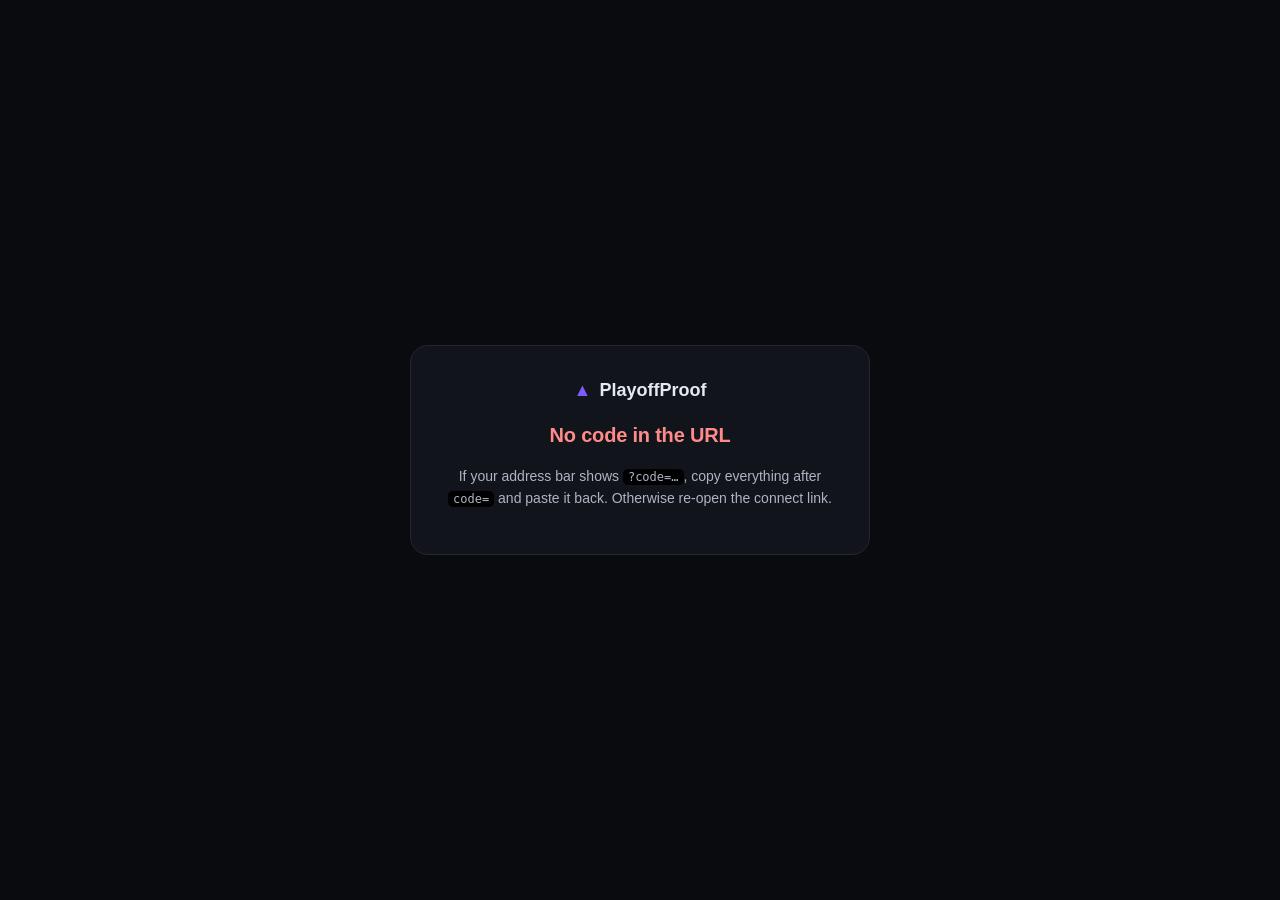
<file: yahoo-callback/index.html>
<!doctype html>
<html lang="en"><head>
<meta charset="utf-8"><meta name="viewport" content="width=device-width,initial-scale=1">
<title>Connecting Yahoo · PlayoffProof</title>
<style>
:root{--bg:#0a0b0f;--card:#12141b;--line:#242835;--ink:#e7e9f0;--ink2:#aeb4c4;--muted:#727a90;--acc:#7c5cff}
*{box-sizing:border-box}
body{margin:0;background:var(--bg);color:var(--ink);font:16px/1.6 -apple-system,BlinkMacSystemFont,"Segoe UI",Roboto,Helvetica,Arial,sans-serif;min-height:100vh;display:flex;align-items:center;justify-content:center;padding:22px}
.card{width:100%;max-width:460px;background:var(--card);border:1px solid var(--line);border-radius:18px;padding:30px 26px;text-align:center}
.logo{display:flex;align-items:center;justify-content:center;gap:8px;font-weight:800;font-size:18px;margin-bottom:14px}
.mark{color:var(--acc)}
h1{font-size:20px;margin:6px 0 10px;letter-spacing:-.01em}
p{color:var(--ink2);font-size:14px}
.code{margin:16px 0;background:#000;border:1px solid var(--line);border-radius:12px;padding:14px;font-family:ui-monospace,Menlo,monospace;font-size:12.5px;color:#7cff9b;word-break:break-all}
button{background:var(--acc);color:#fff;border:0;border-radius:11px;padding:12px 20px;font:inherit;font-weight:700;cursor:pointer}
.err{color:#ff8a8a}
code{background:#000;padding:1px 5px;border-radius:5px;font-size:12px}
</style></head>
<body><div class="card">
<div class="logo"><span class="mark">▲</span>PlayoffProof</div>
<div id="ok" hidden>
<h1>Yahoo authorized ✓</h1>
<p>Copy this code and paste it back in your chat so we can finish the connection test:</p>
<div class="code" id="code"></div>
<button id="copy">Copy code</button>
</div>
<div id="no" hidden>
<h1 class="err">No code in the URL</h1>
<p>If your address bar shows <code>?code=…</code>, copy everything after <code>code=</code> and paste it back. Otherwise re-open the connect link.</p>
</div>
<script>
var c=new URLSearchParams(location.search).get('code');
if(c){document.getElementById('ok').hidden=false;document.getElementById('code').textContent=c;
document.getElementById('copy').onclick=function(){navigator.clipboard&&navigator.clipboard.writeText(c);this.textContent='Copied';};}
else{document.getElementById('no').hidden=false;}
</script>
</div></body></html>
</file>
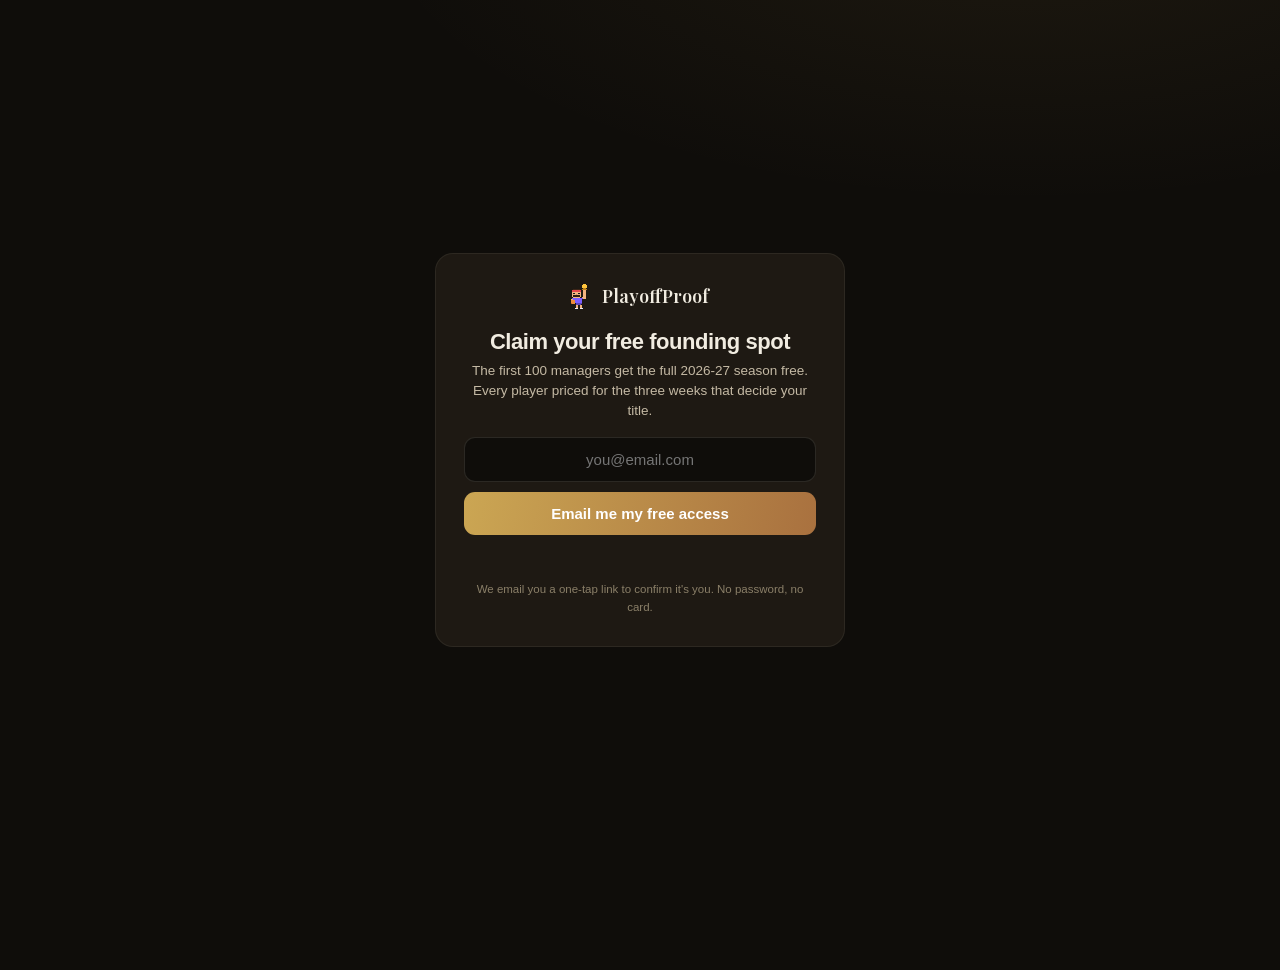
<file: app.html>
<!doctype html>
<html lang="en"><head><meta charset="utf-8"><meta name="viewport" content="width=device-width,initial-scale=1"><title>PlayoffProof: Your playoff board</title>
<meta name="description" content="280 NBA players priced for the three weeks that decide your fantasy title. Sortable board, upgrade finder, trade grader. One manager per league.">
<meta property="og:title" content="PlayoffProof: Your playoff board">
<meta property="og:description" content="Every player priced for your title weeks, updated nightly. Grade any trade offer in seconds. One manager per league.">
<meta property="og:type" content="website">
<meta property="og:url" content="https://playoffproof.com/app.html">
<meta property="og:image" content="https://playoffproof.com/og-app-v2.png">
<meta property="og:image:width" content="1200"><meta property="og:image:height" content="630">
<meta name="twitter:card" content="summary_large_image">
<meta name="twitter:title" content="PlayoffProof: Your playoff board">
<meta name="twitter:description" content="Every player priced for your title weeks, updated nightly. Grade any trade offer in seconds.">
<meta name="twitter:image" content="https://playoffproof.com/og-app-v2.png">

<link rel="icon" href="logo.svg" type="image/svg+xml">
<link rel="icon" href="favicon-32.png" sizes="32x32" type="image/png">
<link rel="apple-touch-icon" href="apple-touch-icon.png">

<script>!function(f,b,e,v,n,t,s){if(f.fbq)return;n=f.fbq=function(){n.callMethod?n.callMethod.apply(n,arguments):n.queue.push(arguments)};if(!f._fbq)f._fbq=n;n.push=n;n.loaded=!0;n.version="2.0";n.queue=[];t=b.createElement(e);t.async=!0;t.src=v;s=b.getElementsByTagName(e)[0];s.parentNode.insertBefore(t,s)}(window,document,"script","https://connect.facebook.net/en_US/fbevents.js");fbq("init","1434096858619667");fbq("track","PageView");</script>
<noscript><img height="1" width="1" style="display:none" src="https://www.facebook.com/tr?id=1434096858619667&ev=PageView&noscript=1"></noscript>
<script>
  window.edgetag=window.edgetag||function(){(edgetag.stubs=edgetag.stubs||[]).push(arguments)};
  edgetag('init', {
    edgeURL: 'https://gtklh.playoffproof.com',
    disableConsentCheck: true
  })
</script>
<script async type="text/javascript" src="https://gtklh.playoffproof.com/load"></script>
<link rel="stylesheet" href="fonts/fonts.css">
<style>
:root{
  --bg:#0f0d0a;--bg2:#17130d;--card:#1e1913;--ink:#f1ece1;--ink2:#c4b9a4;--muted:#8a7f68;
  --line:rgba(240,232,214,.07);--line2:rgba(240,232,214,.12);
  --brand:#cba653;--brand2:#a9713f;--up:#5cbe86;--down:#d6685f;--flat:#8a7f68;--gold:#d6a94e;
  --grad:linear-gradient(100deg,#cba653,#a9713f);
  --serif:'Playfair Display',Georgia,serif;--sans:'Helvetica Neue',Helvetica,Arial,sans-serif;
}
*{box-sizing:border-box;margin:0;padding:0}
body{background:radial-gradient(1100px 500px at 80% -10%,rgba(203,166,83,.08),transparent 60%),var(--bg);
  color:var(--ink);font-family:var(--sans);
  -webkit-font-smoothing:antialiased;padding:0 0 70px;font-variant-numeric:tabular-nums}
.wrap{max-width:960px;margin:0 auto;padding:0 20px}
header{padding:26px 0 14px}
.logo{display:flex;align-items:center;gap:9px;font-family:var(--serif);font-weight:600;font-size:18px}
.mark{width:26px;height:26px;border-radius:8px;background:var(--grad);display:grid;place-items:center;font-size:13px}
h1{font-family:var(--serif);font-weight:600;font-size:27px;letter-spacing:-.01em;margin-top:10px}
h1 .grad{background:var(--grad);-webkit-background-clip:text;background-clip:text;color:transparent}
.posline{color:var(--ink2);font-size:13.5px;margin-top:8px;max-width:620px;line-height:1.5}
.sub{color:var(--muted);font-size:12px;margin-top:6px}
.tabs{display:flex;gap:4px;margin-top:18px;border-bottom:1px solid var(--line)}
.tabs button{background:transparent;border:0;border-bottom:2px solid transparent;color:var(--ink2);font:inherit;font-size:14px;font-weight:700;padding:10px 14px;cursor:pointer;margin-bottom:-1px}
.tabs button.on{color:var(--ink);border-bottom-color:var(--brand)}
.tabs button .ct{font-size:11px;color:var(--muted);margin-left:5px}
.weekbar{display:flex;align-items:center;gap:8px;flex-wrap:wrap;margin-top:16px;font-size:12.5px;color:var(--ink2)}
.weekbar b{color:var(--ink);font-weight:800;margin-right:2px}
.wkbtn{border:1px solid var(--line2);border-radius:9px;padding:6px 13px;cursor:pointer;background:var(--bg2);font-weight:700;font-size:12.5px;color:var(--ink2);user-select:none}
.wkbtn.on{background:linear-gradient(180deg,rgba(203,166,83,.18),rgba(169,113,63,.10));border-color:var(--brand);color:#f1ece1}
.byehint{font-size:11px;color:var(--muted);margin-left:auto}
.wkstrip{display:flex;gap:6px;margin:9px 0 4px}
.wkc{flex:1;text-align:center;background:#14110c;border:1px solid var(--line);border-radius:8px;padding:5px 2px;font-size:9.5px;color:var(--muted);font-weight:700;letter-spacing:.04em}
.wkc b{display:block;font-size:15px;color:var(--ink);font-weight:800;margin-top:1px}
.wkc.off{opacity:.32}.wkc.off b{color:var(--muted)}
h3{font-size:11px;letter-spacing:.14em;text-transform:uppercase;color:var(--muted);font-weight:800;margin:26px 0 12px}
.pane{display:none}.pane.on{display:block}
/* recs */
.teamsum{background:linear-gradient(180deg,rgba(203,166,83,.10),rgba(169,113,63,.06));border:1px solid rgba(203,166,83,.22);border-radius:14px;padding:15px 18px;margin-top:20px;font-size:15px;line-height:1.5;color:var(--ink)}
.teamsum b{font-weight:800}.teamsum .u{color:var(--up)}.teamsum .d{color:var(--down)}.teamsum .w{color:var(--gold)}
.cbox{max-width:440px;margin:28px auto;background:linear-gradient(180deg,var(--card),#1a160f);border:1px solid var(--line);border-radius:18px;padding:26px 26px;text-align:center}
.cbox.mini{padding:22px;color:var(--ink2);font-size:14px}
.cbox h2{font-size:21px;letter-spacing:-.02em;margin-bottom:6px}
.cbox p{color:var(--ink2);font-size:13.5px;line-height:1.5;margin-bottom:18px}
.cbox label{display:block;text-align:left;font-size:10px;font-weight:800;letter-spacing:.1em;text-transform:uppercase;color:var(--muted);margin-bottom:6px}
.cbox .crow{display:flex;gap:8px}
.cbox input,.cbox textarea{width:100%;background:#000;border:1px solid var(--line2);border-radius:11px;padding:12px 13px;color:var(--ink);font:inherit;font-size:14px}
.cbox textarea{min-height:92px;margin-bottom:10px;resize:vertical}
.cbox button{background:var(--grad);color:#fff;border:0;border-radius:11px;padding:12px 18px;font:inherit;font-weight:800;font-size:14px;cursor:pointer;white-space:nowrap}
.cbox .crow button{padding:12px 16px}
.cbox button.ghost{width:100%;background:transparent;border:1px solid var(--line2);color:var(--ink)}
.cbox .cdiv{display:flex;align-items:center;gap:10px;color:var(--muted);font-size:11px;letter-spacing:.06em;text-transform:uppercase;margin:16px 0}
.cbox .cdiv:before,.cbox .cdiv:after{content:'';flex:1;height:1px;background:var(--line)}
.cbox .cmsg{font-size:12.5px;color:var(--ink2);margin-top:8px;min-height:16px;text-align:left}
.cbox.mini a,.lgcta a,.cbox .chelp a{color:#d8c9a3;text-decoration:none;font-size:12.5px}
.cbox .chelp{margin-top:12px}
/* IA: both tabs equal weight — the board is the product, the league room is a bonus */
.pchips{display:flex;gap:6px;margin:0 0 14px;flex-wrap:wrap}
.pchips button{background:transparent;border:1px solid var(--line2);border-radius:18px;color:var(--ink2);font:inherit;font-size:12px;font-weight:700;padding:6px 13px;cursor:pointer}
.pchips button.on{background:var(--bg2);color:#fff;border-color:#cba653}
.pchips .ct{color:var(--muted);font-weight:500;font-size:10.5px}
.sub{display:none}.sub.on{display:block}
/* trades tab */
.trdef{color:var(--muted);font-size:12px;line-height:1.55;margin:2px 0 16px;max-width:none;border-left:2px solid var(--line2);padding-left:11px}
#tr-connect{max-width:none;margin:10px 0 14px;padding:12px 18px;text-align:left;border-radius:12px}
#tr-connect p{margin:0;font-size:12.5px;line-height:1.55}
details.trdefd{margin:2px 0 14px}
details.trdefd summary{cursor:pointer;color:var(--gold);font-size:11.5px;letter-spacing:.06em;font-weight:700;user-select:none;list-style:none;display:inline-flex;align-items:center;gap:6px}
details.trdefd summary::-webkit-details-marker{display:none}
details.trdefd summary::before{content:'▸';font-size:10px;transition:transform .15s}
details.trdefd[open] summary::before{transform:rotate(90deg)}
details.trdefd .trdef{margin-top:10px}
.trdef b{color:#d8c9a3}
.trapp{display:grid;grid-template-columns:250px 1fr;gap:16px;align-items:start}
.trpanel{background:var(--card);border:1px solid var(--line);border-radius:14px;padding:12px}
.trlabel{font-family:var(--m,ui-monospace,Menlo,monospace);font-size:10px;letter-spacing:.16em;text-transform:uppercase;color:var(--muted);margin:2px 2px 10px}
.trc{display:flex;align-items:center;justify-content:space-between;gap:8px;padding:9px 10px;border-radius:10px;border:1px solid transparent;cursor:pointer}
.trc:hover{background:var(--bg2)} .trc.on{background:var(--bg2);border-color:#cba653}
.trc .nm{font-weight:700;font-size:13px} .trc .mt{font-family:ui-monospace,Menlo,monospace;font-size:10px;color:var(--muted);margin-top:1px}
.trc .wv{font-family:ui-monospace,Menlo,monospace;font-size:11px;text-align:right;white-space:nowrap}
.trc .wv b{font-size:14px}
.trc .wv .rs{display:block;font-size:9px;color:var(--muted);margin-top:2px}
.tr-anchor{display:flex;align-items:baseline;gap:10px;flex-wrap:wrap;margin:0 0 4px}
.tr-anchor h3{margin:0;font-size:18px}
.tr-chip{font-family:ui-monospace,Menlo,monospace;font-size:10.5px;color:var(--ink2);border:1px solid var(--line2);border-radius:20px;padding:2px 9px}
.tr-hint{color:var(--ink2);font-size:12.5px;margin:3px 0 12px}
.tr-why{color:var(--muted);font-size:11.5px;line-height:1.5;margin:2px 0 10px}
.tr-why b{color:var(--ink2)}
.trt{display:grid;grid-template-columns:1fr auto;gap:5px 12px;background:var(--card);border:1px solid var(--line);border-radius:12px;padding:11px 13px;margin-bottom:8px;cursor:pointer}
.trt:hover{border-color:var(--line2)} .trt.on{border-color:#cba653}
.trt .r1{display:flex;align-items:center;gap:8px;min-width:0}
.trbadge{font-family:ui-monospace,Menlo,monospace;font-size:9px;font-weight:700;letter-spacing:.07em;text-transform:uppercase;padding:2px 6px;border-radius:5px;white-space:nowrap}
.trbadge.pick{background:rgba(52,211,153,.13);color:var(--up,#5cbe86)}
.trbadge.trade{background:rgba(203,166,83,.15);color:#d8c9a3}
.trt .tn{font-weight:700;font-size:13.5px;white-space:nowrap;overflow:hidden;text-overflow:ellipsis}
.trt .tm{font-family:ui-monospace,Menlo,monospace;font-size:10px;color:var(--muted)}
.trt .pw{font-family:ui-monospace,Menlo,monospace;font-size:17px;font-weight:700;color:var(--up,#5cbe86);text-align:right;line-height:1}
.trt .pw small{font-size:8.5px;color:var(--muted);font-weight:500;display:block;letter-spacing:.05em}
.trt .chips{grid-column:1/2;display:flex;gap:6px;flex-wrap:wrap}
.trt .chips span{font-family:ui-monospace,Menlo,monospace;font-size:10.5px;padding:1px 6px;border-radius:5px;background:#17130d;border:1px solid var(--line)}
.trt .cost{grid-column:2/3;align-self:end;font-family:ui-monospace,Menlo,monospace;font-size:10.5px;text-align:right;white-space:nowrap}
.tr-none{color:var(--muted);font-size:13px;background:var(--card);border:1px dashed var(--line2);border-radius:12px;padding:18px;text-align:center}
.tr-back{background:none;border:0;color:#d8c9a3;font:inherit;font-weight:700;font-size:12.5px;cursor:pointer;padding:0;margin:6px 0 10px}
.tr-verdict{background:var(--card);border:1px solid var(--line);border-left:3px solid #cba653;border-radius:12px;padding:13px 15px;margin-bottom:14px}
.tr-verdict h4{margin:0;font-size:15px;font-weight:800;line-height:1.45}
.gtxt{color:var(--up,#5cbe86)} .ltxt{color:var(--down,#d6685f)} .ztxt{color:var(--muted)}
.tr-sec{font-size:11px;font-weight:800;letter-spacing:.02em;text-transform:uppercase;color:var(--ink2);margin:14px 2px 8px}
.tr-chart{background:var(--card);border:1px solid var(--line);border-radius:13px;padding:12px 10px 6px;margin-bottom:14px}
.tr-chart svg{display:block;width:100%;height:auto}
.trledger{width:100%;border-collapse:collapse;font-variant-numeric:tabular-nums}
.trledger th{font-family:ui-monospace,Menlo,monospace;font-size:9px;letter-spacing:.12em;text-transform:uppercase;color:var(--muted);font-weight:600;text-align:right;padding:0 9px 7px;border-bottom:1px solid var(--line)}
.trledger th.cat{text-align:left}
.trledger td{padding:7px 9px;border-bottom:1px solid #221d15;font-family:ui-monospace,Menlo,monospace;font-size:12.5px;text-align:right}
.trledger td.cat{text-align:left;font-family:inherit;font-weight:700;font-size:12.5px}
.trledger td.cat small{color:var(--muted);font-weight:500;font-size:9.5px;margin-left:5px}
.trledger tr:last-child td{border-bottom:0}
.trteam{font-size:11.5px;color:var(--ink2);background:#17130d;border:1px solid var(--line);border-radius:9px;padding:8px 10px;margin-bottom:10px;line-height:1.45}
.trteam b{color:#d8c9a3}
.tr-lam{display:flex;align-items:center;gap:9px;font-family:ui-monospace,Menlo,monospace;font-size:11px;color:var(--muted);margin:0 0 12px}
.tr-lam input{width:110px;accent-color:#cba653}
.tr-lam b{color:#d8c9a3}
.trbuild{display:grid;grid-template-columns:1fr 1fr;gap:10px;margin-bottom:8px}
.trside{background:var(--card);border:1px solid var(--line);border-radius:11px;padding:10px}
.trside-l{font-family:ui-monospace,Menlo,monospace;font-size:9.5px;letter-spacing:.14em;text-transform:uppercase;margin-bottom:7px}
.trpill{display:inline-block;background:#17130d;border:1px solid var(--line2);border-radius:16px;padding:4px 10px;font-size:12px;font-weight:700;margin:0 5px 6px 0;cursor:pointer}
.trpill:hover{border-color:#d6685f}
.trside select{width:100%;background:#000;border:1px solid var(--line2);border-radius:8px;color:var(--muted);font:inherit;font-size:11.5px;padding:6px 8px;margin-top:3px}
.tr-balance{font-size:11.5px;color:var(--ink2);margin:2px 0 10px;font-family:ui-monospace,Menlo,monospace}
.tr-balance b{color:var(--ink)}
.tr-disc{font-size:10.5px;color:var(--muted);margin-top:14px;font-family:ui-monospace,Menlo,monospace}
.wkodds{display:inline-flex;gap:0;flex-wrap:wrap;align-items:center}
.wko{margin-right:4px} .wko b{color:var(--muted);font-weight:600;font-size:10.5px;letter-spacing:.03em;text-transform:uppercase}
.tr-save{background:rgba(52,211,153,.14);border:1px solid rgba(52,211,153,.4);border-radius:9px;color:var(--up,#5cbe86);font:inherit;font-weight:700;font-size:12.5px;cursor:pointer;padding:4px 11px;margin-left:8px}
#tr-plan:empty{display:none}
.planbox{background:linear-gradient(180deg,rgba(203,166,83,.1),var(--card));border:1px solid #3a2d6b;border-radius:14px;padding:13px 15px;margin:0 0 16px}
.planh{font-size:12px;font-weight:800;letter-spacing:.02em;text-transform:uppercase;color:var(--ink2);display:flex;align-items:center;gap:8px;margin-bottom:8px}
.planclr{margin-left:auto;background:none;border:1px solid var(--line2);border-radius:7px;color:var(--muted);font:inherit;font-size:10.5px;cursor:pointer;padding:2px 8px;text-transform:none;letter-spacing:0}
.planrow{display:flex;gap:16px;flex-wrap:wrap;font-size:12.5px;margin-bottom:9px}
.planside{font-family:ui-monospace,Menlo,monospace;font-size:9.5px;letter-spacing:.12em}
.planpill{display:inline-block;background:#17130d;border:1px solid var(--line2);border-radius:14px;padding:3px 9px;font-family:var(--f,inherit);font-size:12px;font-weight:700;letter-spacing:0;margin:0 4px 5px 2px;cursor:pointer;color:var(--ink)}
.planpill:hover{border-color:#d6685f}
.plansum{font-family:ui-monospace,Menlo,monospace;font-size:12px;color:var(--ink2);border-top:1px solid var(--line);padding-top:9px}
.plansum b{font-size:13.5px}
.lrow{cursor:pointer} .lrow.exp{background:var(--bg2)}
.lrow-exp{padding:2px 0 12px;border-bottom:1px solid var(--line)}
.lrow-exp .card{max-width:440px;margin:4px auto}
.lgset{display:flex;align-items:center;gap:7px;flex-wrap:wrap;font-family:ui-monospace,Menlo,monospace;font-size:11px;color:var(--muted);margin:0 0 10px}
.lgset select{background:#17130d;border:1px solid var(--line2);border-radius:7px;color:var(--ink);font:inherit;padding:3px 6px}
.lgset .lgs-l{letter-spacing:.08em;text-transform:uppercase;font-size:9.5px}
.lgset .catch{background:transparent;border:1px solid var(--line2);border-radius:14px;color:var(--muted);font:inherit;font-size:10.5px;padding:3px 9px;cursor:pointer}
.lgset .catch.on{color:var(--ink);border-color:#cba653;background:rgba(203,166,83,.12)}
.lgset .lgs-brk{flex-basis:100%;height:0}
.lgset .slotsel{padding:2px 3px}
.catprof{background:var(--card);border:1px solid var(--line);border-radius:13px;padding:12px 15px;margin:0 0 14px}
.cph{font-size:12.5px;color:var(--ink2);line-height:1.5;margin-bottom:10px}
.cph b{font-family:ui-monospace,Menlo,monospace}
.cpgrid{display:grid;grid-template-columns:repeat(9,minmax(0,1fr));gap:8px}
.cpc .cpl{font-family:ui-monospace,Menlo,monospace;font-size:8.5px;color:var(--muted);letter-spacing:.05em}
.cpv{font-family:ui-monospace,Menlo,monospace;font-size:11.5px;font-weight:700;white-space:nowrap}
.cpv span{font-size:10px}
.cpb{height:4px;border-radius:2px;background:#221d15;margin-top:3px;overflow:hidden}
.cpb i{display:block;height:100%;border-radius:2px}
.cpb i.lock{background:#5cbe86}.cpb i.flip{background:#d6a94e}.cpb i.punt{background:#d6685f}
@media(max-width:700px){.cpgrid{grid-template-columns:repeat(3,1fr);gap:10px 8px}}
@media(max-width:700px){.trapp{grid-template-columns:1fr}.trbuild{grid-template-columns:1fr}}
.lgcta{display:flex;justify-content:space-between;align-items:center;font-size:12px;color:var(--muted);margin:14px 0 2px}
.lgcta span{font-weight:700;color:var(--ink2)}
.recs{display:grid;grid-template-columns:1fr 1fr;gap:12px;margin-top:6px}
@media(max-width:680px){.recs{grid-template-columns:1fr}}
.rec{background:linear-gradient(180deg,var(--card),#1a160f);border:1px solid var(--line);border-radius:14px;padding:14px 16px}
.rec .rh{font-size:11px;font-weight:800;letter-spacing:.1em;text-transform:uppercase;margin-bottom:10px}
.rec.pick .rh{color:var(--up)}.rec.trade .rh{color:var(--brand)}.rec.sell .rh{color:var(--gold)}.rec.drop .rh{color:var(--down)}
.recitem{display:flex;align-items:center;gap:9px;padding:7px 0;border-top:1px solid var(--line);font-size:13px}
.recitem:first-of-type{border-top:0}
.recitem .who{font-weight:700}.recitem .who small{color:var(--muted);font-weight:700;font-size:10px;margin-left:5px}
.recitem .why{color:var(--ink2);font-size:12px;flex:1;min-width:0}
.recitem .mv{font-weight:800;font-size:12.5px;white-space:nowrap}
/* cards */
.grid{display:grid;grid-template-columns:1fr 1fr;gap:12px}
@media(max-width:680px){.grid{grid-template-columns:1fr}}
.card{background:linear-gradient(180deg,var(--card),#1a160f);border:1px solid var(--line);border-radius:16px;padding:15px 16px;position:relative;overflow:hidden}
.card::before{content:'';position:absolute;left:0;top:0;bottom:0;width:3px}
.card.up::before{background:var(--up)}.card.down::before{background:var(--down)}.card.flat::before{background:var(--flat)}
.top{display:flex;justify-content:space-between;align-items:flex-start;gap:8px}
.nm{font-weight:700;font-size:15.5px;letter-spacing:-.01em}.tm{font-size:11px;color:var(--muted);font-weight:700;letter-spacing:.05em;margin-top:1px}
.verdict{font-size:11px;font-weight:900;letter-spacing:.04em;padding:5px 9px;border-radius:8px;white-space:nowrap}
.v-back{background:rgba(47,213,117,.16);color:var(--up)}.v-over{background:rgba(255,93,93,.16);color:var(--down)}.v-flat{background:rgba(124,132,148,.14);color:var(--flat)}
.scorerow{display:flex;align-items:baseline;gap:10px;margin:12px 0 3px}
.score{font-size:38px;font-weight:800;letter-spacing:-.03em;line-height:1}.score .s100{font-size:14px;font-weight:700;color:var(--muted);margin-left:2px}
.wk{font-weight:800;font-size:13.5px}.wk span{font-size:9px;opacity:.7;letter-spacing:.06em}
.spark{margin-left:auto;width:88px;height:30px}
.slab{font-size:9.5px;color:var(--muted);letter-spacing:.1em;text-transform:uppercase;margin-bottom:8px}
.games{margin:14px 0 12px;background:#14110c;border:1px solid var(--line);border-radius:12px;padding:11px 12px}
.gtop{display:flex;justify-content:space-between;align-items:baseline;margin-bottom:7px;flex-wrap:wrap;gap:4px}
.gtop .gl{font-size:10px;font-weight:800;letter-spacing:.1em;text-transform:uppercase;color:var(--muted)}
.gtop .gn{font-size:13px}.gtop .gn b{font-size:16px;font-weight:800}.gtop .gn .of{color:var(--muted);font-weight:600}
.conf{font-size:10px;font-weight:800;letter-spacing:.03em;padding:2px 7px;border-radius:6px;margin-left:4px;text-transform:uppercase}
.conf-high{background:rgba(47,213,117,.14);color:var(--up)}.conf-medium{background:rgba(245,184,61,.14);color:var(--gold)}.conf-low{background:rgba(124,132,148,.16);color:var(--flat)}
.gbar{height:16px;border-radius:6px;background:repeating-linear-gradient(90deg,rgba(255,93,93,.16) 0 6px,rgba(255,93,93,.08) 6px 12px);position:relative;overflow:hidden;border:1px solid var(--line)}
.gfill{position:absolute;left:0;top:0;bottom:0;background:linear-gradient(90deg,#5cbe86,#26b863);border-radius:5px 0 0 5px}
.gband{position:absolute;top:0;bottom:0;background:repeating-linear-gradient(45deg,rgba(47,213,117,.30) 0 4px,transparent 4px 8px)}
.factors{display:flex;gap:6px;flex-wrap:wrap;margin-top:8px}
.fchip{font-size:10.5px;font-weight:700;color:var(--ink2);background:rgba(240,232,214,.05);border:1px solid var(--line);border-radius:7px;padding:3px 7px}
.pillars{display:flex;flex-direction:column;gap:5px}
.pl{display:grid;grid-template-columns:56px 1fr 26px;align-items:center;gap:8px;font-size:11px;color:var(--ink2)}
.pl .lab{font-weight:700}.track{height:6px;background:rgba(240,232,214,.06);border-radius:99px;overflow:hidden}
.fill{height:100%;border-radius:99px;background:var(--grad)}.pl .n{text-align:right;font-weight:800;color:var(--ink);font-size:11.5px}
.reason{font-size:11.5px;color:var(--ink2);line-height:1.45;margin-top:11px;border-top:1px solid var(--line);padding-top:9px}
.wtag{font-size:9px;font-weight:800;letter-spacing:.08em;text-transform:uppercase;color:var(--muted);border:1px solid var(--line);border-radius:5px;padding:1px 5px;margin-right:5px}
/* sortable table */
.tablewrap{margin-top:2px}
.lgrid{background:transparent;min-width:0}
/* ---- the data grid (Basketball Monster density) ---- */
.glegend{font-size:11.5px;color:var(--muted);margin:2px 2px 8px;line-height:1.7}
.glegend b{color:var(--brand)}
.gwrap{overflow-x:auto;border:1px solid var(--line);border-radius:12px;background:var(--bg2)}
table.gt{border-collapse:collapse;width:100%;font-family:ui-monospace,Menlo,monospace;font-size:12px;white-space:nowrap;font-variant-numeric:tabular-nums}
.gt thead th{position:sticky;top:0;background:#211c14;color:var(--muted);font-family:var(--sans);font-size:9.5px;letter-spacing:.11em;text-transform:uppercase;font-weight:700;text-align:right;padding:9px 10px;border-bottom:1px solid var(--line);cursor:pointer;user-select:none;z-index:3}
.gt thead th.us{color:var(--brand);text-decoration:underline dotted rgba(203,166,83,.5);text-underline-offset:3px}
.gt thead th.on{color:var(--gold)}
.gt thead th.rk,.gt thead th.nm{text-align:left}
.gt th.nm,.gt td.nm{position:sticky;left:0;background:var(--bg2)}
.gt td.nm{z-index:1}
.gt thead th.nm{z-index:4;background:#211c14}
.gt td{padding:6px 10px;border-bottom:1px solid rgba(240,232,214,.05);text-align:right;color:var(--ink2)}
.gt td.rk{color:var(--muted);text-align:left;font-size:11px}
.gt td.nm{text-align:left;font-family:var(--sans);min-width:186px;cursor:pointer}
.gt td.nm b{color:var(--ink);font-weight:600;font-size:13px}
.gt td.nm .tp{color:var(--muted);font-size:11px;margin-left:8px}
.gt .gmine{color:var(--brand);font-size:8px;vertical-align:2px}
.gt tbody tr.grow{cursor:pointer}
.gt tbody tr.grow:hover td{background:rgba(240,232,214,.04)}
.gt tbody tr.grow:hover td.nm{background:#241f16}
.gt tr.gx td{white-space:normal;text-align:left;background:var(--card);cursor:default;position:static}
.gt tr.sel td{background:rgba(203,166,83,.09)}
.gt tr.sel td.nm{background:#26200f}
.gsplit{display:flex;gap:14px;align-items:flex-start}
.gsplit .gwrap{flex:1;min-width:0}
.gside{width:440px;flex:none;position:sticky;top:10px;max-height:calc(100vh - 20px);overflow-y:auto;background:var(--card);border:1px solid var(--line);border-radius:12px;padding:12px}
.gside .card{max-width:none;margin:0;border:0;background:transparent;padding:2px}
.gside .card::before{display:none}
.gside-x{float:right;background:none;border:0;color:var(--muted);font-size:20px;line-height:1;cursor:pointer;padding:2px 6px}
.gside-x:hover{color:var(--ink)}
@media(max-width:999px){.gside{display:none}}
/* ---- the insight strip ---- */
.istrip{display:grid;grid-template-columns:repeat(3,1fr);gap:10px;margin:2px 0 12px}
.istc{background:var(--card);border:1px solid var(--line);border-radius:12px;padding:10px 12px}
.istt{font-family:var(--serif);font-weight:600;font-size:14.5px;color:var(--gold)}
.ists{font-size:10px;color:var(--muted);margin:1px 0 7px}
.istp{display:flex;align-items:center;gap:7px;padding:4px 6px;margin:0 -6px;border-radius:8px;cursor:pointer;font-size:12px;color:var(--ink)}
.istp:hover{background:rgba(240,232,214,.05)}
.istp b{margin-left:auto;font-family:ui-monospace,Menlo,monospace;font-size:11px;font-weight:700}
.istp b.g{color:var(--up)}.istp b.r{color:var(--down)}
@media(max-width:760px){.istrip{grid-template-columns:1fr;gap:8px}}
/* ---- the no-sync upgrade finder ---- */
.upg{margin-top:14px;border-top:1px solid var(--line);padding-top:12px}
.upghead{font-family:var(--serif);font-weight:600;font-size:16px;color:var(--ink);margin-bottom:2px}
.upglab{font-size:9.5px;letter-spacing:.16em;text-transform:uppercase;color:var(--muted);font-weight:800;margin:12px 0 4px}
.upgrow{display:grid;grid-template-columns:1fr auto;gap:2px 10px;align-items:center;padding:8px 10px;margin:4px -2px;background:var(--bg2);border:1px solid var(--line);border-radius:10px;cursor:pointer}
.upgrow:hover{border-color:rgba(203,166,83,.4)}
.upgnm b{color:var(--ink);font-size:13.5px;font-weight:600}
.upgnm span{display:block;color:var(--muted);font-size:10.5px;margin-top:1px}
.upgd{text-align:right;font-family:ui-monospace,Menlo,monospace;font-size:15px;font-weight:700;color:var(--up)}
.upgd em{display:block;font-style:normal;font-family:var(--sans);font-size:8.5px;letter-spacing:.14em;text-transform:uppercase;color:var(--muted);font-weight:700}
.upgw{grid-column:1/-1;display:flex;gap:10px;font-family:ui-monospace,Menlo,monospace;font-size:10.5px;color:var(--muted)}
.upgw .g{color:var(--up)}.upgw .r{color:var(--down)}
.upgnone{font-size:12.5px;color:var(--ink2);line-height:1.5;margin:8px 0}
.upgfine{font-size:10px;color:var(--muted);line-height:1.5;margin-top:10px}
.upgnm{display:flex;align-items:center;gap:8px}
.upgnm .ubust{flex:none;line-height:0}
.upgnm .utxt b{display:block}
/* ---- package select + docked action bar ---- */
.pksel{width:15px;height:15px;padding:0;margin-right:7px;background:var(--bg);border:1px solid var(--muted);border-radius:2px;cursor:pointer;vertical-align:-2px;image-rendering:pixelated}
.pksel:hover{border-color:var(--brand)}
.pksel.on{background:var(--brand);border-color:var(--brand);box-shadow:inset 0 0 0 3px var(--bg2)}
.pksel.get{background:var(--up);border-color:var(--up);box-shadow:inset 0 0 0 3px var(--bg2)}
.pkgchip.getc{border-color:rgba(92,190,134,.5)}
.pkgarrow{color:var(--muted);font-size:15px;padding:0 2px}
.pkghint{color:var(--muted);font-size:10.5px;padding:4px 2px;white-space:nowrap}
.pkghost{background:none;border:0;color:var(--muted);font-size:10.5px;text-decoration:underline dotted;text-underline-offset:3px;cursor:pointer;white-space:nowrap;padding:0 2px}
.pkghost:hover{color:var(--ink)}
.pkgseg{display:flex;align-items:center;gap:4px;color:var(--muted);font-size:9.5px;letter-spacing:.1em;text-transform:uppercase;font-weight:700;white-space:nowrap}
.segb{width:24px;height:24px;padding:0;background:var(--bg2);border:1px solid var(--line);border-radius:6px;color:var(--muted);font-size:12px;font-weight:800;cursor:pointer}
.segb:hover{border-color:var(--brand)}
.segb.on{background:var(--brand);border-color:var(--brand);color:#140f08}
.pkgbtn[disabled]{opacity:.45;cursor:default}
.tg .tgverd{display:flex;align-items:baseline;gap:10px;margin:8px 0 4px}
.tg .tgpill{border:1px solid;border-radius:7px;padding:4px 10px;font-size:11px;font-weight:900;letter-spacing:.12em}
.tg .tgnet{font-family:ui-monospace,Menlo,monospace;font-size:24px;font-weight:700}
.tg .tgnetl{font-size:10px;letter-spacing:.14em;text-transform:uppercase;color:var(--muted);font-weight:700}
.tg .piece.getp{border-color:rgba(92,190,134,.4)}
.pkgbar{position:fixed;left:50%;transform:translateX(-50%);bottom:16px;z-index:40;display:flex;align-items:center;gap:12px;background:var(--card);border:1px solid rgba(203,166,83,.45);border-radius:14px;padding:10px 12px;box-shadow:0 12px 34px rgba(0,0,0,.5);max-width:min(94vw,640px)}
.pkgbar .chips{display:flex;gap:8px;flex-wrap:wrap}
.pkgchip{display:flex;align-items:center;gap:6px;background:var(--bg2);border:1px solid var(--line);border-radius:9px;padding:4px 8px 4px 5px;font-size:11.5px;color:var(--ink)}
.pkgchip svg{display:block}
.pkgchip .x{color:var(--muted);cursor:pointer;padding:0 2px;font-size:13px}
.pkgchip .x:hover{color:var(--ink)}
.pkgbtn{background:linear-gradient(100deg,var(--gold),var(--brand2));color:#140f08;border:0;border-radius:9px;padding:10px 14px;font-weight:800;font-size:11px;letter-spacing:.1em;text-transform:uppercase;cursor:pointer;white-space:nowrap}
.pkgbtn:hover{filter:brightness(1.08)}
.pkgclear{background:none;border:0;color:var(--muted);font-size:16px;cursor:pointer;padding:2px 4px}
.pkgclear:hover{color:var(--ink)}
/* ---- consolidation results ---- */
.pkg .pieces{display:flex;gap:10px;flex-wrap:wrap;margin:10px 0 4px}
.pkg .piece{display:flex;flex-direction:column;align-items:center;gap:3px;background:var(--bg2);border:1px solid var(--line);border-radius:10px;padding:8px 10px;font-size:10.5px;color:var(--ink2);min-width:74px}
.pkg .piece b{color:var(--ink);font-size:11px;text-align:center}
.pkg .pkgsum{font-size:11.5px;color:var(--muted);margin:2px 0 10px}
.pkg .pkgsum b{color:var(--ink)}
.pktar{background:var(--bg2);border:1px solid var(--line);border-radius:11px;padding:10px 11px;margin:7px 0;cursor:pointer}
.pktar:hover{border-color:rgba(203,166,83,.4)}
.pktar .top{display:flex;align-items:center;gap:10px}
.pktar .top b{color:var(--ink);font-size:14px}
.pktar .top span{color:var(--muted);font-size:10.5px;display:block;margin-top:1px}
.pktar .net{margin-left:auto;text-align:right;font-family:ui-monospace,Menlo,monospace;font-size:16px;font-weight:700;color:var(--up)}
.pktar .net.neg{color:var(--down)}
.pktar .net em{display:block;font-style:normal;font-family:var(--sans);font-size:8.5px;letter-spacing:.14em;text-transform:uppercase;color:var(--muted);font-weight:700}
.pktar .math{font-size:10.5px;color:var(--muted);margin-top:6px;line-height:1.55}
.pktar .math b{color:var(--ink2)}
.pktar .upgw{margin-top:5px}
.lhead,.lrow{display:grid;grid-template-columns:24px minmax(120px,1fr) 54px 58px 82px 96px 64px;align-items:center;gap:10px;padding:9px 13px}
.lhead{border-bottom:1px solid var(--line2);font-size:11px;letter-spacing:.01em;color:var(--muted);font-weight:800;position:sticky;top:0;background:var(--bg2)}
.lhead .s{cursor:pointer;text-align:right;user-select:none;white-space:nowrap}.lhead .s:hover{color:var(--ink)}.lhead .s.on{color:var(--brand)}
.lhead .car{opacity:.35;font-size:9px}
.lhead .pl-h{text-align:left}
.postag{font-size:9px;font-weight:800;color:var(--brand2);background:rgba(169,113,63,.14);border-radius:4px;padding:1px 4px;margin-right:5px}
.lrow{border-top:1px solid var(--line);font-size:13px}.lrow:hover{background:rgba(240,232,214,.03)}
.lrow .rk{color:var(--muted);font-size:11px;font-weight:700}
.lrow .who{overflow:hidden;white-space:nowrap;text-overflow:ellipsis;font-weight:600}
.lrow .who small{color:var(--muted);font-weight:700;font-size:10px;margin-left:5px}
.badge{font-size:8.5px;font-weight:800;letter-spacing:.03em;padding:2px 5px;border-radius:5px;vertical-align:1px}
.fa{background:rgba(47,213,117,.16);color:var(--up)}.own{background:rgba(240,232,214,.06);color:var(--muted)}.you{background:rgba(203,166,83,.18);color:#d8c9a3}
.lrow .num{text-align:right;font-variant-numeric:tabular-nums}
.lrow .sc{font-weight:800}.lrow .pred b{font-weight:800}.lrow .pred{font-size:12px;color:var(--ink2)}
.lrow .mot{font-weight:800}.lrow .chg{font-weight:800;font-size:12px}
.up-t{color:var(--up)}.down-t{color:var(--down)}.flat-t{color:var(--flat)}
.hint{font-size:11px;color:var(--muted);margin-top:16px;line-height:1.5}
.logomark{height:1.35em;image-rendering:pixelated;vertical-align:-.22em}

[hidden]{display:none!important}
.gatewrap{min-height:100vh;display:flex;align-items:center;justify-content:center;padding:20px}
.gatecard{width:100%;max-width:410px;background:var(--card);border:1px solid var(--line);border-radius:18px;padding:30px 28px;text-align:center}
.gatecard .logo{justify-content:center;margin-bottom:20px}
.gatecard h2{font-size:22px;margin:6px 0 6px;letter-spacing:-.02em}
.gatecard p{color:var(--ink2);font-size:13.5px;margin-bottom:16px;line-height:1.5}
.gatecard input{width:100%;background:#0f0d0a;border:1px solid var(--line2);border-radius:11px;padding:13px 14px;color:var(--ink);font:inherit;font-size:15px;margin-bottom:10px;text-align:center}
.gatecard button{width:100%;background:var(--grad);color:#fff;border:0;border-radius:11px;padding:13px;font:inherit;font-weight:800;font-size:15px;cursor:pointer;margin-bottom:6px}
.gatecard button.ghost{background:transparent;border:1px solid var(--line2);color:var(--ink)}
.gatecard .or{color:var(--muted);font-size:11px;letter-spacing:.1em;text-transform:uppercase;margin:14px 0}
.gatecard .msg{font-size:13px;color:var(--ink2);margin-top:12px;min-height:18px}
.gatecard a{color:var(--muted);font-size:12px;display:inline-block;margin-top:16px;text-decoration:none}
.gatecard .spots{font-size:12px;letter-spacing:.14em;text-transform:uppercase;color:var(--gold);font-weight:800;margin:-4px 0 14px}
.gatecard .spots s{color:var(--muted);opacity:.7;margin-right:4px;text-decoration-thickness:2px}
.gatecard .finelet{color:var(--muted);font-size:11.5px;margin:10px 0 0;line-height:1.5}
/* ---- PREVIEW MODE: strangers see the real board, top of it anyway ---- */
body.preview .gt tbody tr.grow:nth-child(n+21){filter:blur(6px);pointer-events:none;user-select:none}
body.preview .pksel{visibility:hidden}
body.preview #pkgbar{display:none!important}
body.preview .upg .upglab,body.preview .upg .upgrow,body.preview .upg .upgnone,body.preview .upg .upgfine{filter:blur(5px);pointer-events:none;user-select:none}
body.preview .upg{position:relative}
body.preview .upg::after{content:'Unlock to see who beats him in your title weeks';position:absolute;inset:34px 0 auto 0;text-align:center;color:var(--gold);font-weight:700;font-size:13px;letter-spacing:.03em}
.pvbar{position:fixed;left:0;right:0;bottom:0;z-index:60;display:flex;align-items:center;justify-content:center;gap:14px;padding:12px 16px;background:linear-gradient(180deg,rgba(15,13,10,.86),#0f0d0a 40%);border-top:1px solid rgba(203,166,83,.45);backdrop-filter:blur(6px)}
.pvbar .pvtxt{color:var(--ink2);font-size:12.5px}
.pvbar .pvtxt b{color:var(--ink)}
.pvbar button{background:linear-gradient(100deg,#d6a94e,#a9713f);color:#140f08;border:0;border-radius:10px;padding:12px 18px;font:inherit;font-weight:800;font-size:13px;letter-spacing:.04em;cursor:pointer;white-space:nowrap}
.pvbar a{color:var(--muted);font-size:12px;text-decoration:underline dotted;text-underline-offset:3px;white-space:nowrap}
body.preview #app{padding-bottom:76px}
/* TEASER: the board and the names prove the product is real; the numbers are the product. */
body.teaser .istp b,body.teaser .istp span{filter:blur(7px);user-select:none}
body.teaser .istc{position:relative}
body.teaser .istc::after{content:'🔒';position:absolute;right:12px;top:12px;font-size:13px;opacity:.55}
body.teaser .gt tbody tr.grow td:not(.rk):not(.nm){filter:blur(6px);user-select:none}
body.teaser .gt tbody tr.grow:nth-child(n+11) td.nm{filter:blur(6px)}
body.teaser .lrow-exp,body.teaser .gside{display:none!important}
.vipbadge{position:fixed;top:10px;right:10px;z-index:70;background:rgba(15,13,10,.9);border:1px solid rgba(203,166,83,.55);color:#d6a94e;font-size:9.5px;font-weight:800;letter-spacing:.14em;border-radius:7px;padding:6px 10px;pointer-events:none}
@media(max-width:640px){.pvbar{flex-wrap:wrap;gap:8px;text-align:center}.pvbar .pvtxt{width:100%}}
</style></head>
<body><div id="gate" class="gatewrap">
 <div class="gatecard">
  <div class="logo"><img class="logomark" src="logo.svg" alt="">PlayoffProof</div>
  <div id="g-signin">
   <h2>Claim your free founding spot</h2>
   <p>The first 100 managers get the full 2026-27 season free. Every player priced for the three weeks that decide your title.</p>
   <div id="g-spots" class="spots" hidden></div>
   <input id="g-email" type="email" placeholder="you@email.com" autocomplete="email">
   <button id="g-send">Email me my free access</button>
   <div class="msg" id="g-signin-msg"></div>
   <p class="finelet">We email you a one-tap link to confirm it's you. No password, no card.</p>
   <a href="#" id="g-back" hidden>&larr; back to the board preview</a>
  </div>
  <div id="g-unlock" hidden>
   <h2>Unlock your board</h2>
   <p>The first 100 managers get the full season free. No card, nothing to cancel. One manager per league.</p>
   <button id="g-pay">🎁 Claim your free founding spot</button>
   <div class="or">or</div>
   <input id="g-code" placeholder="have a friend code? paste it">
   <button id="g-redeem" class="ghost">Unlock with code</button>
   <div class="msg" id="g-unlock-msg"></div>
   <a href="#" id="g-signout">sign out</a>
  </div>
  <div id="g-blocked" hidden>
   <h2>Denied. 🚫</h2>
   <p>You are in my fantasy league. This is a <b>spite build</b>. You do not get the edge.</p>
   <p style="color:var(--muted);font-size:12.5px">Nothing personal. Actually, it is entirely personal. See you in the playoffs.</p>
   <a href="#" id="g-blocked-out">sign out</a>
  </div>
  <div id="g-activating" hidden>
   <h2>Activating…</h2>
   <p>Payment received. Setting up your board, this takes a few seconds.</p>
   <div class="msg" id="g-act-msg"></div>
  </div>
 </div>
</div>
<div id="vipbadge" class="vipbadge" hidden>CREATOR PREVIEW · playoffproof.com</div>
<div id="pvbar" class="pvbar" hidden>
 <span class="pvtxt">This is the <b>live board</b>, top 20 of 280 players. Full board, trade grades and upgrade finder: <b>Free for the first 100.</b> Sign in with your email and it is yours.</span>
 <button id="pv-unlock">Claim a free founding spot</button>
 <a href="#" id="pv-signin">already a member? sign in</a>
</div>
<div id="app" hidden><div class="wrap">
<header>
  <div class="logo"><img class="logomark" src="logo.svg" alt="">PlayoffProof</div>
  <h1>Your <span class="grad">playoff board.</span></h1>
  <div class="posline">Every player scored for your fantasy playoff weeks (Mar 23–Apr 12), refreshed daily. Green is rising for your title run, red is fading.</div>
  <div class="sub" id="sub"></div>
  <div class="tabs" id="tabs">
    <button data-t="players">Players</button>
    <button data-t="trades">My team</button>
  </div>
  <div class="weekbar" id="weekbar">
    <b>Your playoff weeks:</b>
    <span class="wkbtn on" data-w="0">Week 1</span>
    <span class="wkbtn on" data-w="1">Week 2</span>
    <span class="wkbtn on" data-w="2">Week 3</span>
    <span class="byehint">Got a first-round bye? Turn off Week 1.</span>
  </div>
</header>
<div class="pane" id="p-players">
<div class="pchips" id="pchips">
  <button data-v="team">My roster <span class="ct" id="c-team"></span></button>
  <button data-v="all" class="on">All players <span class="ct" id="c-all"></span></button>
  <button data-v="avail">Available <span class="ct" id="c-avail"></span></button>
</div>
<div class="sub" id="p-team">
  <div id="team-connect" class="cbox">
    <h2>Connect your league <span style="font-size:11px;font-weight:400;color:var(--muted);letter-spacing:.02em">· optional, everything works without it</span></h2>
    <p>See your roster and free agents ranked for your playoff weeks. We never ask for your password.</p>
    <label>Sleeper username</label>
    <div class="crow"><input id="sl-user" placeholder="your Sleeper username" autocapitalize="none"><button id="sl-go">Connect</button></div>
    <div id="sl-msg" class="cmsg"></div>
    <div class="cdiv"><span>or paste from any platform</span></div>
    <label>Your roster</label>
    <textarea id="pasteros" placeholder="Paste your team. Names alone or the whole roster table both work, we pick out the players."></textarea>
    <label>Everyone who's taken (optional, makes free agents exact)</label>
    <textarea id="pasteavail" placeholder="Easiest: paste your league's Rosters page, all teams at once (ESPN & Yahoo: League → Rosters). Your Available / Add Players list works too — we figure out which you pasted."></textarea>
    <button id="paste-go">Load my team</button>
    <div class="chelp"><a href="import-guide.html" target="_blank">Where do I copy this from? (ESPN, Yahoo) →</a></div>
    <div class="cdiv"><span>or</span></div>
    <button id="demo-go" class="ghost">Try a demo team</button>
  </div>
  <div id="team-content" hidden>
    <div class="teamsum" id="teamsum"></div>
    <div class="lgcta"><span id="lg-name"></span><a href="#" id="lg-change">change league</a></div>
    <div class="cbox mini" style="margin:14px 0"><p>Ranked pickups, drops, and trades for this roster live on <a href="#" id="team-tomoves">the My team tab →</a></p></div>
    <h3>Your roster</h3><div class="grid" id="roster"></div>
  </div>
</div>
<div class="sub on" id="p-all"><div class="tablewrap"><div class="lgrid" id="list-all"></div></div></div>
<div class="sub" id="p-avail">
  <div id="avail-connect" class="cbox mini"><p>These are the demo league's free agents. If you want your league's actual list, <a href="#" id="avail-toteam">connect it →</a> — otherwise the full board has everyone.</p></div>
  <div id="avail-content" hidden><h3>Free agents</h3><div class="tablewrap"><div class="lgrid" id="list-avail"></div></div></div>
</div>
</div>
<div class="pane on" id="p-trades">
  <div id="tr-connect" class="cbox mini"><p>These moves are running on a <b>demo roster</b> so you can see them in action. Connect your league to make them about <b>your</b> team, your players and your league's real free agents. About 30 seconds, whenever you want it.</p><p style="margin-top:8px"><a href="#" id="tr-toteam">Connect your league →</a></p></div>
  <div id="tr-content" hidden>
    <details class="trdefd"><summary>How this works · PWAR, RWAR, the two dials, trade fairness</summary><p class="trdef"><b>PWAR</b> = expected playoff matchup wins a player adds over a waiver replacement. <b>RWAR</b> = the same across the entire regular season, week by week on the real schedule (playoff weeks excluded). A matchup = winning the <b>majority of your league's categories</b> (5 of 9 standard, set yours below), so stacking a category you already win adds almost nothing, and fixing a coin-flip category adds a lot. Playoff output runs on two separate dials: <b>Games</b>, will he even play (health, team rest policy, back-to-backs, travel), and <b>Effort</b>, how hard he plays the games he's in (contract incentives, team stakes). Output = games × production × effort. Trade suggestions are held to <b>market value (ADP)</b>: we only propose swaps another manager would plausibly accept. Pickups are free, so there only playoff impact matters. All numbers are projections for entertainment only, not professional, legal, or financial advice.</p></details>
    <div class="lgset" id="lgset"></div>
    <div id="catprof"></div>
    <div id="tr-plan"></div>
    <div class="trapp">
      <div class="trpanel"><div class="trlabel">Your team · tap a player</div><div id="tr-roster"></div></div>
      <div id="tr-detail"></div>
    </div>
  </div>
</div>
<div class="hint"><b>Score</b> = total expected playoff value: games × production × effort. <b>Listed games</b> = games scheduled in your playoff weeks.
<b>Predicted / Effort</b> are the two dials behind that value: how many games he'll actually play, and how hard he plays the ones he's in. <b>Trend</b> = which way his playoff value is heading. Tap a column header to sort.
All numbers here are projections for entertainment purposes only. They are not professional, legal, or financial advice.</div>
</div>

<script src="data.js"></script>
<script>
const cls=v=>v>0.05?'up':v<-0.05?'down':'flat';
const arrow=v=>v>0.05?'▲':v<-0.05?'▼':'▬';
const vclass=vt=>({"WE'RE SO BACK":'v-back','RISING':'v-back',"IT'S OVER":'v-over','SLIPPING':'v-over','STEADY':'v-flat'})[vt]||'v-flat';
const strokeOf=k=>k==='up'?'#5cbe86':k==='down'?'#d6685f':'#8a7f68';
const motColor=m=>m>=78?'var(--up)':m>=58?'var(--ink)':'var(--muted)';
function spark(vals,w,h){const k=cls(vals[vals.length-1]-vals[0]),st=strokeOf(k);
  const mn=Math.min(...vals),mx=Math.max(...vals),sp=(mx-mn)||1;
  const pts=vals.map((v,i)=>[(i/(vals.length-1))*(w-4)+2,h-2-((v-mn)/sp)*(h-6)]);
  const d=pts.map((p,i)=>(i?'L':'M')+p[0].toFixed(1)+' '+p[1].toFixed(1)).join(' ');const l=pts[pts.length-1];
  return `<svg class="spark" viewBox="0 0 ${w} ${h}" preserveAspectRatio="none"><path d="${d}" fill="none" stroke="${st}" stroke-width="2" stroke-linecap="round" stroke-linejoin="round"/><circle cx="${l[0].toFixed(1)}" cy="${l[1].toFixed(1)}" r="2.6" fill="${st}"/></svg>`;}
const pl=(lab,v)=>`<div class="pl"><span class="lab">${lab}</span><div class="track"><div class="fill" style="width:${v}%"></div></div><span class="n">${v}</span></div>`;
function factorChips(p){const f=p.gamesFactors,c=[];
  if(f.injury>=0.4)c.push(`🩹 −${f.injury}g injury risk`);
  if(f.teamRest>=0.4)c.push(`🛌 −${f.teamRest}g team rest`);
  if(p.b2bs>0)c.push(`⇄ ${p.b2bs} B2B${p.b2bs>1?'s':''} in window${f.b2b>=0.4?` · −${f.b2b}g`:''}`);
  if(f.travel>=0.4)c.push(`✈️ −${f.travel}g travel`);
  return c.map(x=>`<span class="fchip">${x}</span>`).join('');}
let ACTIVEWEEKS=[true,true,true];
function gamesView(p){const wk=p.weeklyGames||[0,0,0];
  const activeListed=wk.reduce((s,g,i)=>s+(ACTIVEWEEKS[i]?g:0),0);
  const frac=p.listedGames?activeListed/p.listedGames:0;
  return {activeListed, lo:Math.round(p.gamesLo*frac), hi:Math.round(p.gamesHi*frac)};}
function card(p){const k=cls(p.w1);const gv=gamesView(p);
  return `<div class="card ${k}">
    <div class="top"><div><div class="nm">${p.name}</div><div class="tm">${p.pos?p.pos+' · ':''}${p.team}</div></div>
      <div class="verdict ${vclass(p.verdict)}">${p.emoji} ${p.verdict}</div></div>
    <div class="scorerow"><div class="score">${p.score}<span class="s100">/100</span></div>
      <div class="wk ${k}-t">${arrow(p.w1)} ${p.w1>0?'+':''}${p.w1}% <span>trend</span></div>${spark(p.spark,88,30)}</div>
    <div class="slab">Playoff value</div>
    <div class="games">
      <div class="gtop"><span class="gl">Likely games, your weeks</span>
        <span class="gn"><b>${gv.lo}-${gv.hi}</b> <span class="of">of ${gv.activeListed}</span> <span class="conf conf-${p.confidence}">${p.confidence}</span></span></div>
      <div class="wkstrip">${(p.weeklyGames||[0,0,0]).map((g,i)=>`<div class="wkc ${ACTIVEWEEKS[i]?'':'off'}">Week ${i+1}<b>${g}</b></div>`).join('')}</div>
      <div class="factors">${factorChips(p)||'<span class="fchip">no red flags for your weeks</span>'}</div>
      <div class="gtop" style="margin-top:9px;border-top:1px solid var(--line);padding-top:8px"><span class="gl">Effort in the games he plays</span>
        <span class="gn"><b style="color:${motColor(p.motiv)}">${p.motiv}%</b></span></div>
    </div>
    <div class="pillars">${pl('🧠 Mind',p.mind)}${pl('❤️ Heart',p.heart)}${pl('🦵 Body',p.body)}</div>
    <div class="reason"><span class="wtag">Why</span> ${p.reason}</div></div>`;}
function ownerBadge(p){return p.owner==null?'<span class="badge fa">FA</span>':p.owner===MOCK.leagueName?'<span class="badge you">YOU</span>':`<span class="badge own">${p.owner}</span>`;}
const q=id=>document.getElementById(id);
function renderRecs(){const r=V.recs,out=[];
  if(r.pickups.length)out.push(`<div class="rec pick"><div class="rh">🟢 Pick up</div>${r.pickups.map(p=>`<div class="recitem"><span class="who">${p.name}<small>${p.team}</small></span><span class="why">value ${p.score}, over ${p.insteadOf||'your weakest'}</span><span class="mv up-t">${p.score}</span></div>`).join('')}</div>`);
  if(r.tradeFor.length)out.push(`<div class="rec trade"><div class="rh">🔵 Trade for (buy low)</div>${r.tradeFor.map(p=>`<div class="recitem"><span class="who">${p.name}<small>${p.team}</small></span><span class="why">value ${p.score}, dipping</span><span class="mv down-t">${p.w1}%</span></div>`).join('')}</div>`);
  if(r.sellHigh.length)out.push(`<div class="rec sell"><div class="rh">🟡 Sell high</div>${r.sellHigh.map(p=>`<div class="recitem"><span class="who">${p.name}<small>${p.team}</small></span><span class="why">spiking, shop him while hot</span><span class="mv up-t">+${p.w1}%</span></div>`).join('')}</div>`);
  if(r.drops.length)out.push(`<div class="rec drop"><div class="rh">🔴 Drop candidates</div>${r.drops.map(p=>`<div class="recitem"><span class="who">${p.name}<small>${p.team}</small></span><span class="why">weakest value on your roster</span><span class="mv flat-t">${p.score}</span></div>`).join('')}</div>`);
  q('recs').innerHTML=out.join('')||'<div class="rec"><div class="recitem"><span class="why">No moves to make right now. Your roster is well positioned.</span></div></div>';}
const COLS=[{k:'score',t:'Score'},{k:'listedGames',t:'Listed'},{k:'expGames',t:'Predicted'},{k:'motiv',t:'Effort'},{k:'w1',t:'Trend'}];
// ---- the data grid (Basketball Monster density) ----
const GCOLS=[
 {k:'score',t:'Score',us:1,d:"PlayoffProof's overall playoff-value composite: per-game production x games he'll actually play x effort, scaled 1-99 across the field.",v:p=>p.score,f:(p,v)=>v},
 {k:'rw',t:'RWAR',us:1,d:"Regular-season wins above replacement: extra weekly matchups a league-average team wins with him in a starter slot instead of a waiver pickup, over the real regular-season schedule.",gw:'rw',f:(p,v)=>v.toFixed(1)},
 {k:'pw',t:'PWAR',us:1,d:"Playoff wins above replacement: the same swap, measured only across your three title weeks: rest, shutdowns, back-to-backs and effort priced in.",gw:'pw',f:(p,v)=>v.toFixed(2)},
 {k:'sw',t:'Δ Swing',us:1,swing:1,d:"Rank movement from the regular-season board to the playoff board, across the whole pool. Positive = he climbs the rankings when your title is on the line; negative = he slides. Measured vs the field, not vs himself.",gw:'sw',f:(p,v)=>(v>0?'+':'')+v},
 {k:'g',t:'Plf G',us:1,d:"Games he is projected to actually play in your playoff weeks, after rest, injuries, back-to-backs and travel.",v:p=>p.expGames,f:(p,v)=>Number.isInteger(v)?v:v.toFixed(1)},
 {k:'eff',t:'Effort',us:1,d:"How motivated he is to play hard in your title weeks: contract incentives, team stakes, tank vs contend.",v:p=>p.motiv==null?80:p.motiv,f:(p,v)=>v+'%'},
 {k:'adp',t:'ADP',noheat:1,firstAsc:1,d:"Average draft position (market value). Trade suggestions are held to this so comps stay fair.",v:p=>p.adp||9999,f:(p,v)=>p.adp?Math.round(p.adp*10)/10:'—'},
 {k:'pts',t:'PTS',d:"Projected points per game.",v:p=>p.proj.pts,f:(p,v)=>v.toFixed(1)},
 {k:'reb',t:'REB',d:"Rebounds per game.",v:p=>p.proj.reb,f:(p,v)=>v.toFixed(1)},
 {k:'ast',t:'AST',d:"Assists per game.",v:p=>p.proj.ast,f:(p,v)=>v.toFixed(1)},
 {k:'stl',t:'STL',d:"Steals per game.",v:p=>p.proj.stl,f:(p,v)=>v.toFixed(1)},
 {k:'blk',t:'BLK',d:"Blocks per game.",v:p=>p.proj.blk,f:(p,v)=>v.toFixed(1)},
 {k:'fg3m',t:'3PM',d:"Threes made per game.",v:p=>p.proj.fg3m,f:(p,v)=>v.toFixed(1)},
 {k:'fgp',t:'FG%',d:"Field-goal percentage.",v:p=>p.proj.fg_pct,f:(p,v)=>v.toFixed(1)},
 {k:'ftp',t:'FT%',d:"Free-throw percentage.",v:p=>p.proj.ft_pct,f:(p,v)=>v.toFixed(1)},
 {k:'to',t:'TO',inv:1,d:"Turnovers per game (fewer is better).",v:p=>p.proj.turnover,f:(p,v)=>v.toFixed(1)}
];
const sortState={all:{k:'pw',asc:false},avail:{k:'pw',asc:false}};
function lrow(p,rk){const k=cls(p.w1);const gv=gamesView(p);const mine=LG().roster.has(p.name);
  return `<div class="lrow" data-n="${p.name}" tabindex="0"><span class="rk">${rk}</span>
    <span class="who">${p.emoji} ${p.name} ${p.pos?`<span class="postag">${p.pos}</span>`:''}<small>${p.team}</small>${mine?' <span class="badge you">YOU</span>':''}</span>
    <span class="num sc">${p.score}</span>
    <span class="num">${gv.activeListed}</span>
    <span class="num pred"><b>${gv.lo}-${gv.hi}</b></span>
    <span class="num mot" style="color:${motColor(p.motiv)}">${p.motiv}</span>
    <span class="num chg ${k}-t">${arrow(p.w1)} ${p.w1>0?'+':''}${p.w1}%</span></div>`;}
function renderList(scope){
  const GWD=gridWar();
  const st=sortState[scope];
  const col=GCOLS.find(c=>c.k===st.k)||GCOLS[2];
  const val=(c,p)=>c.gw?GWD[p.name][c.gw]:c.v(p);
  const data=(scope==='all'?MOCK.all:V.available).filter(p=>p.proj&&GWD[p.name]).slice()
    .sort((a,b)=>(val(col,b)-val(col,a))*(st.asc?-1:1));
  // heat shading: percentile within the visible pool, green above the median, red below
  // (flipped for TO); Δ Swing shades by sign and size. ADP stays neutral — it's the market, not us.
  const sorted={}; for(const c of GCOLS){ if(c.noheat||c.swing) continue;
    sorted[c.k]=data.map(p=>val(c,p)).sort((x,y)=>x-y); }
  const maxSw=Math.max(12,...data.map(p=>Math.abs(GWD[p.name].sw)));
  const heat=(c,v)=>{
    if(c.noheat) return '';
    let ctr;
    if(c.swing){ ctr=Math.max(-1,Math.min(1,v/maxSw)); }
    else{ const a=sorted[c.k]; let lo=0,hi=a.length-1;
      while(lo<hi){const m=(lo+hi)>>1; if(a[m]<v)lo=m+1; else hi=m;}
      ctr=a.length>1?(lo/(a.length-1)-.5)*2:0; if(c.inv)ctr=-ctr; }
    const al=Math.abs(ctr)*.42; if(al<.03) return '';
    return `background:rgba(${ctr>0?'92,190,134':'214,104,95'},${al.toFixed(2)})`;
  };
  const legend=`<div class="glegend"><b>RWAR</b> wins added across the regular season · <b>PWAR</b> wins added in your title weeks, vs the playoff field · <b>Δ Swing</b> = spots he moves between the two boards (green climbs, red slides) · <b>Plf G</b> games he'll actually play · <b>Effort</b> motivation. Hover any underlined header for the full definition; click a row for the why.</div>`;
  const head=`<thead><tr><th class="rk">#</th><th class="nm">Player</th>${GCOLS.map(c=>
    `<th class="${c.us?'us ':''}${st.k===c.k?'on':''}" data-k="${c.k}" title="${c.d}">${c.t}${st.k===c.k?(st.asc?' ▲':' ▼'):''}</th>`).join('')}</tr></thead>`;
  const rows=data.map((p,i)=>{
    const mine=LG().roster.has(p.name);
    return `<tr class="grow" data-n="${p.name}" tabindex="0"><td class="rk"><button class="pksel${pkgSel.has(p.name)?' on':''}" data-n="${p.name}" title="select for a package" aria-label="select ${p.name}"></button>${i+1}</td><td class="nm">${mine?'<span class="gmine" title="on your roster">●</span> ':''}<b>${p.name}</b><span class="tp">${p.team}${p.pos?' · '+p.pos:''}</span></td>${
      GCOLS.map(c=>{const v=val(c,p);return `<td style="${heat(c,v)}">${c.f(p,v)}</td>`;}).join('')}</tr>`;}).join('');
  const strip=scope==='all'?insightStrip():'';
  q('list-'+scope).innerHTML=strip+legend+`<div class="gsplit"><div class="gwrap"><table class="gt">${head}<tbody>${rows}</tbody></table></div><aside class="gside" id="gside-${scope}" hidden></aside></div>`;
  const bn={}; data.forEach(p=>bn[p.name]=p);
  document.querySelectorAll('#list-'+scope+' .gt th[data-k]').forEach(el=>el.onclick=()=>{
    const k=el.dataset.k, c=GCOLS.find(x=>x.k===k);
    sortState[scope]= st.k===k ? {k,asc:!st.asc} : {k,asc:!!c.firstAsc};
    renderList(scope);});
  // player detail: wide screens get a side inspector (non-blocking — the grid stays live);
  // narrow screens keep the inline drawer under the row.
  const aside=q('gside-'+scope), wide=()=>window.innerWidth>=1000;
  const closeSide=()=>{aside.hidden=true;aside.innerHTML='';selState[scope]=null;
    document.querySelectorAll('#list-'+scope+' .gt tr.sel').forEach(r=>r.classList.remove('sel'));};
  const showPlayer=name=>{const p=trByName[name]; if(!p)return;
    document.querySelectorAll('#list-'+scope+' .gt tr.sel').forEach(r=>r.classList.remove('sel'));
    const el=document.querySelector(`#list-${scope} .gt tr.grow[data-n="${CSS.escape(name)}"]`);
    if(el) el.classList.add('sel');
    selState[scope]=name;
    aside.innerHTML=`<button class="gside-x" aria-label="close">×</button>${card(p)}${upgradesFor(p)}`;
    aside.hidden=false;
    aside.querySelector('.gside-x').onclick=closeSide;
    aside.querySelectorAll('.upgrow').forEach(r=>r.onclick=()=>{showPlayer(r.dataset.n);aside.scrollTop=0;});};
  const showHtml=html=>{
    document.querySelectorAll('#list-'+scope+' .gt tr.sel').forEach(r=>r.classList.remove('sel'));
    selState[scope]=null;
    aside.innerHTML=`<button class="gside-x" aria-label="close">×</button>${html}`;
    aside.hidden=false;
    aside.querySelector('.gside-x').onclick=closeSide;
    aside.querySelectorAll('.pktar,.upgrow').forEach(r=>r.onclick=()=>{showPlayer(r.dataset.n);aside.scrollTop=0;});
    aside.scrollTop=0;};
  paneShow[scope]={showPlayer,showHtml,closeSide};
  document.querySelectorAll('#list-'+scope+' .pksel').forEach(b=>b.onclick=e=>{
    e.stopPropagation(); togglePkg(b.dataset.n);});
  document.querySelectorAll('#list-'+scope+' .istp').forEach(el=>{
    el.onclick=()=>showPlayer(el.dataset.n);
    el.onkeydown=e=>{if(e.key==='Enter')showPlayer(el.dataset.n);};});
  document.querySelectorAll('#list-'+scope+' .gt tr.grow').forEach(el=>{const go=()=>{
    if(wide()){ if(selState[scope]===el.dataset.n){closeSide();return;} showPlayer(el.dataset.n); return; }
    const nx=el.nextElementSibling;
    if(nx&&nx.classList.contains('gx')){nx.remove();el.classList.remove('exp');return;}
    const p=bn[el.dataset.n]; if(!p)return;
    const tr=document.createElement('tr'); tr.className='gx';
    tr.innerHTML=`<td colspan="${GCOLS.length+2}"><div class="lrow-exp">${card(p)}${upgradesFor(p)}</div></td>`;
    el.after(tr); el.classList.add('exp');
    tr.querySelectorAll('.upgrow').forEach(r=>r.onclick=ev=>{ev.stopPropagation();
      const n2=r.dataset.n; tr.remove(); el.classList.remove('exp');
      const el2=document.querySelector(`#list-${scope} .gt tr.grow[data-n="${CSS.escape(n2)}"]`);
      if(el2){el2.click(); el2.scrollIntoView({block:'center'});}});};
    el.onclick=go; el.onkeydown=e=>{if(e.key==='Enter'){e.preventDefault();go();}};});
  // keep the inspector open across re-sorts
  if(selState[scope]&&wide()){
    if(trByName[selState[scope]]) showPlayer(selState[scope]); else closeSide();
  }
}
const selState={all:null,avail:null};
const paneShow={all:null,avail:null};
// ---- package selection (the docked bar): GIVE side always; GET side once the user
// switches to grading a specific offer. A player lives on at most one side. ----
const pkgSel=new Set();      // give side
const pkgGet=new Set();      // their side (grade-a-trade mode)
let pkgMode='give';
let pkgRetN=1;               // how many players the user wants back (their call, never forced)
function syncSelClasses(n){
  document.querySelectorAll(`.pksel[data-n="${CSS.escape(n)}"]`).forEach(b=>{
    b.classList.toggle('on',pkgSel.has(n));
    b.classList.toggle('get',pkgGet.has(n));});
}
function togglePkg(n){
  if(pkgSel.has(n)) pkgSel.delete(n);
  else if(pkgGet.has(n)) pkgGet.delete(n);
  else if(pkgMode==='get'){ if(pkgGet.size>=3) return; pkgGet.add(n); }
  else{ if(pkgSel.size>=3) return; pkgSel.add(n); }
  syncSelClasses(n);
  renderPkgBar();
}
function activeScope(){return document.querySelector('#p-avail.on')?'avail':'all';}
function renderPkgBar(){
  let bar=document.getElementById('pkgbar');
  if(!pkgSel.size&&!pkgGet.size){ pkgMode='give'; if(bar) bar.remove(); return; }
  if(!bar){ bar=document.createElement('div'); bar.id='pkgbar'; bar.className='pkgbar'; document.body.appendChild(bar); }
  const chip=(n,cls)=>{const p=trByName[n];
    return `<span class="pkgchip ${cls}">${pixBust(n,p?p.team:'',18)} ${n.split(' ').slice(-1)[0]} <span class="x" data-n="${n}" role="button" aria-label="remove ${n}">×</span></span>`;};
  const give=[...pkgSel].map(n=>chip(n,'')).join('');
  const get=[...pkgGet].map(n=>chip(n,'getc')).join('');
  const grading=pkgMode==='get'||pkgGet.size>0;
  let mid='', label, ghost='';
  if(grading){
    mid=`<span class="pkgarrow" title="give for get">⇄</span><div class="chips">${get||'<span class="pkghint">tap rows to add their side</span>'}</div>`;
    label='Grade this trade';
  }else{
    // the SHAPE is the user's call: how many players back?
    mid=`<span class="pkgseg" title="how many players you want back">get back
      <button class="segb${pkgRetN===1?' on':''}" data-r="1">1</button><button class="segb${pkgRetN===2?' on':''}" data-r="2">2</button></span>`;
    label=(pkgSel.size===1&&pkgRetN===1)?'Find his playoff upgrade':`Find the ${pkgSel.size}-for-${pkgRetN}`;
    ghost=`<button class="pkghost">grade an offer instead</button>`;
  }
  bar.innerHTML=`<div class="chips">${give||'<span class="pkghint">your side</span>'}</div>${mid}${ghost}<button class="pkgbtn"${grading&&(!pkgSel.size||!pkgGet.size)?' disabled':''}>${label}</button><button class="pkgclear" title="clear selection">×</button>`;
  bar.querySelectorAll('.pkgchip .x').forEach(x=>x.onclick=()=>togglePkg(x.dataset.n));
  bar.querySelectorAll('.segb').forEach(s=>s.onclick=()=>{pkgRetN=+s.dataset.r;renderPkgBar();});
  const gh=bar.querySelector('.pkghost'); if(gh) gh.onclick=()=>{pkgMode='get';renderPkgBar();};
  bar.querySelector('.pkgclear').onclick=()=>{
    [...pkgSel].forEach(n=>{pkgSel.delete(n);syncSelClasses(n);});
    [...pkgGet].forEach(n=>{pkgGet.delete(n);syncSelClasses(n);});
    pkgMode='give'; renderPkgBar();};
  bar.querySelector('.pkgbtn').onclick=()=>{
    const api=paneShow[activeScope()]; if(!api) return;
    const showIn=html=>{               // panel on wide screens, inline above the grid on narrow
      if(window.innerWidth>=1000){ api.showHtml(html); return; }
      const host=q('list-'+activeScope());
      let d=document.getElementById('pkg-inline'); if(d) d.remove();
      d=document.createElement('div'); d.id='pkg-inline'; d.className='gside';
      d.style.cssText='display:block;width:auto;position:static;margin-bottom:12px';
      d.innerHTML=`<button class="gside-x" aria-label="close">×</button>${html}`;
      host.prepend(d);
      d.querySelector('.gside-x').onclick=()=>d.remove();
      d.scrollIntoView({block:'start'});};
    if(grading){
      if(!pkgSel.size||!pkgGet.size) return;
      const t=tradeEval([...pkgSel],[...pkgGet]); if(!t) return;
      showIn(renderTradeGrade(t)); return;
    }
    if(pkgSel.size===1&&pkgRetN===1){ api.showPlayer([...pkgSel][0]); return; }
    const u=findReturn([...pkgSel],pkgRetN); if(!u) return;
    showIn(renderPackage(u));
  };
}
function renderPackage(u){
  const fmt=v=>(v>0?'+':'')+v.toFixed(2);
  const shape=`${u.pieces.length}-for-${u.retN}`;
  const pieces=u.pieces.map(p=>`<div class="piece">${pixBust(p.name,p.team,40)}<b>${p.name}</b><span>${p.team} · ADP ${p.adp?Math.round(p.adp):'ud'}</span></div>`).join('');
  const kick=u.kickers.map(k=>k.name).join(' + ');
  const tar=t=>{const multi=t.players.length>1;
    return `<div class="pktar" data-n="${t.players[0].name}" role="button" tabindex="0">
    <div class="top">${t.players.map(p=>pixBust(p.name,p.team,34)).join('')}<div><b>${t.players.map(p=>p.name).join(' + ')}</b><span>${t.players.map(p=>`${p.team}${p.pos?' · '+p.pos:''} · ADP ${Math.round(p.adp)}`).join(' &nbsp;|&nbsp; ')}</span></div>
    <div class="net${t.net<0?' neg':''}">${fmt(t.net)}<em>net title wins</em></div></div>
    <div class="math">${multi?'they add':'he adds'} <b>${fmt(t.pw)}</b>${u.kickers.length?` · open slot${u.kickers.length>1?'s':''} refill${u.kickers.length>1?'':'s'}: <b>${kick}</b> (${fmt(u.kickPw)})`:''}${u.opened<0?` · you'll drop an end-of-bench player to fit (assumed replacement level)`:''} · you give <b>−${u.pkgPw.toFixed(2)}</b></div>
    <div class="upgw">${['W1','W2','FIN'].map((L,i)=>`<span class="${t.netW[i]>0.004?'g':t.netW[i]<-0.004?'r':''}">${L} ${fmt(t.netW[i])}</span>`).join('')}</div></div>`;};
  let h=`<div class="upg pkg" style="border-top:0;padding-top:2px"><div class="upghead">The ${shape}</div>
    <div class="pieces">${pieces}</div>
    <div class="pkgsum">You'd give up <b>${u.pkgPw.toFixed(2)}</b> title wins · W1 ${u.pkgW[0].toFixed(2)} · W2 ${u.pkgW[1].toFixed(2)} · FIN ${u.pkgW[2].toFixed(2)}</div>`;
  if(!u.targets.length){
    h+=`<p class="upgnone"><b style="color:var(--gold)">Verdict: hold.</b> No fair ${shape} nets out positive in your title weeks${u.retN<u.pieces.length?': rostered contributors out-earn one star plus a waiver refill. Depth is playoff value':''}.</p>`;
    if(u.closest.length) h+=`<div class="upglab">The closest calls · still net losses</div>`+u.closest.map(tar).join('');
  }
  else h+=`<div class="upglab">Trade for · fair by draft capital</div>`+u.targets.map(tar).join('');
  h+=`<p class="upgfine">Net = the return${u.kickers.length?` + best waiver refill${u.kickers.length>1?'s':''}`:''} − your side, in expected title-week matchup wins, same neutral lineup. Availability varies by league.</p></div>`;
  return h;
}
// THE INSIGHT STRIP: the engine's POV, surfaced before a single click — who climbs
// for the title weeks, who's free money on waivers, who the market still overpays.
function insightStrip(){
  const GWD=gridWar();
  const P=TRP.filter(p=>GWD[p.name]);
  const kings=P.filter(p=>GWD[p.name].sw>0&&p.score>=55).sort((a,b)=>GWD[b.name].sw-GWD[a.name].sw).slice(0,3);
  const preDraft=new Date().toISOString().slice(0,10)<'2026-10-20';
  const steals=P.filter(p=>isSteal(p,GWD)).sort((a,b)=>GWD[a.name].rr-GWD[b.name].rr).slice(0,3);
  const gold=P.filter(p=>isWaiver(p,GWD)).sort((a,b)=>GWD[b.name].pw-GWD[a.name].pw).slice(0,3);
  const fading=P.filter(p=>p.adp>0&&p.adp<=50&&GWD[p.name].sw<-2).sort((a,b)=>GWD[a.name].sw-GWD[b.name].sw).slice(0,3);
  const row=(p,val,cls)=>`<div class="istp" data-n="${p.name}" role="button" tabindex="0">${pixBust(p.name,p.team,20)}<span>${p.name.split(' ').slice(-1)[0]}</span><b class="${cls}">${val}</b></div>`;
  const card=(title,sub,rows)=>`<div class="istc"><div class="istt">${title}</div><div class="ists">${sub}</div>${rows}</div>`;
  return `<div class="istrip">`+
    card('Window Kings','climb hardest when the title’s on the line',kings.map(p=>row(p,'+'+GWD[p.name].sw+' spots','g')).join(''))+
    (preDraft
      ? card('Draft Steals','the market drafts them late, our board doesn\'t',steals.map(p=>row(p,'ADP '+Math.round(p.adp)+' → #'+GWD[p.name].rr,'g')).join(''))
      : card('Waiver Gold','deep on every board, real title-week value',gold.map(p=>row(p,'+'+GWD[p.name].pw.toFixed(2)+' wins','g')).join('')))+
    card('Fading Stars','the market still pays full price',fading.map(p=>row(p,GWD[p.name].sw+' spots','r')).join(''))+
  `</div>`;
}
// GRADE A SPECIFIC OFFER: give side vs get side, N-for-M. Slot math both ways —
// giving more than you get opens slots (waiver refills credited); getting more than
// you give forces a drop, assumed replacement-level without a synced roster.
function tradeEval(giveN,getN){
  const GWD=gridWar();
  const G=giveN.map(n=>trByName[n]).filter(p=>p&&GWD[p.name]);
  const R=getN.map(n=>trByName[n]).filter(p=>p&&GWD[p.name]);
  if(!G.length||!R.length) return null;
  if(G.some(p=>getN.includes(p.name))) return null;
  const sum=a=>a.reduce((x,y)=>x+y,0);
  const side=ps=>({pieces:ps.map(p=>({name:p.name,team:p.team,pos:p.pos,adp:p.adp||0,pw:GWD[p.name].pw,pwW:GWD[p.name].pwW})),
    pw:+sum(ps.map(p=>GWD[p.name].pw)).toFixed(3),
    pwW:[0,1,2].map(i=>+sum(ps.map(p=>GWD[p.name].pwW[i])).toFixed(3))});
  const gv=side(G), gt=side(R);
  const opened=G.length-R.length;
  const excl=new Set([...giveN,...getN]);
  const kickers=opened>0?TRP.filter(B=>!excl.has(B.name)&&isWaiver(B,GWD))
    .sort((a,b)=>GWD[b.name].pw-GWD[a.name].pw).slice(0,opened)
    .map(k=>({name:k.name,team:k.team,adp:k.adp||0,rr:GWD[k.name].rr,pw:GWD[k.name].pw,pwW:GWD[k.name].pwW})):[];
  const kickPw=+sum(kickers.map(k=>k.pw)).toFixed(3);
  const kickW=[0,1,2].map(i=>+sum(kickers.map(k=>k.pwW[i])).toFixed(3));
  const net=+(gt.pw+kickPw-gv.pw).toFixed(3);
  const netW=[0,1,2].map(i=>+(gt.pwW[i]+kickW[i]-gv.pwW[i]).toFixed(3));
  const gate=+Math.max(0.01,0.05*Math.max(gv.pw,gt.pw)).toFixed(3);
  const verdict=net>=gate?'ACCEPT':net<=-gate?'DECLINE':'TOSS-UP';
  // the better ask for the same give side AND SAME SHAPE, to counter with
  let alt=null;
  const fr=findReturn(giveN,Math.min(2,getN.length));
  if(fr&&fr.targets.length){const t=fr.targets[0];
    alt={name:t.players.map(p=>p.name).join(' + '),gain:t.net};
    if(t.players.some(p=>getN.includes(p.name))) alt=null;}
  return {give:gv,get:gt,kickers,kickPw,net,netW,gate,verdict,opened,alt};
}
function renderTradeGrade(t){
  const fmt=v=>(v>0?'+':'')+v.toFixed(2);
  const vcol=t.verdict==='ACCEPT'?'var(--up)':t.verdict==='DECLINE'?'var(--down)':'var(--muted)';
  const pieceCard=(p,cls)=>`<div class="piece ${cls}">${pixBust(p.name,p.team,40)}<b>${p.name}</b><span>${p.team} · ADP ${p.adp?Math.round(p.adp):'ud'}</span></div>`;
  let h=`<div class="upg pkg tg" style="border-top:0;padding-top:2px">
    <div class="upghead">The offer</div>
    <div class="tgverd"><span class="tgpill" style="border-color:${vcol};color:${vcol}">${t.verdict}</span>
      <span class="tgnet" style="color:${vcol}">${fmt(t.net)}</span><span class="tgnetl">net title wins for you</span></div>
    <div class="upglab">You give</div><div class="pieces">${t.give.pieces.map(p=>pieceCard(p,'')).join('')}</div>
    <div class="upglab" style="color:var(--up)">You get</div><div class="pieces">${t.get.pieces.map(p=>pieceCard(p,'getp')).join('')}</div>
    <div class="math" style="font-size:11px;color:var(--muted);line-height:1.6">you get <b>${fmt(t.get.pw)}</b>${t.kickers.length?` · opened slot${t.kickers.length>1?'s':''} refill: <b>${t.kickers.map(k=>k.name).join(' + ')}</b> (${fmt(t.kickPw)})`:''} · you give <b>−${t.give.pw.toFixed(2)}</b>${t.opened<0?` · you'll drop an end-of-bench player to fit (assumed replacement level)`:''}</div>
    <div class="upgw" style="margin-top:7px">${['W1','W2','FIN'].map((L,i)=>`<span class="${t.netW[i]>0.004?'g':t.netW[i]<-0.004?'r':''}">${L} ${fmt(t.netW[i])}</span>`).join('')}</div>`;
  if(t.verdict!=='ACCEPT'&&t.alt&&t.alt.gain>t.net)
    h+=`<p class="upgnone" style="margin-top:12px">Counter with <b style="color:var(--gold)">${t.alt.name}</b> instead: nets ${fmt(t.alt.gain)} for the same side.</p>`;
  h+=`<p class="upgfine">Verdict gates at ±${t.gate.toFixed(2)} title wins (below that it's a genuine toss-up). Same neutral-lineup pricing as the board. Availability varies by league.</p></div>`;
  return h;
}
// NO-SYNC UPGRADE FINDER: for any selected player, who does more for the title weeks?
// Trades honor the ADP market-value guardrail (never stat-similarity — the Thompson/Pritchard
// lesson); free agents are approximated as waiver tier (ADP 110+ or undrafted) since without
// a synced league we can't know who's actually available.
// the BACKEND: pure data — who upgrades this player, and by how much, per week.
// (Rendering lives in upgradesFor; harnesses call this directly.)
function upgradeData(p){
  const GWD=gridWar(); const mine=GWD[p.name]; if(!mine) return null;
  const cands=TRP.filter(B=>B.name!==p.name&&GWD[B.name]);
  const pack=B=>{const g=GWD[B.name];return {name:B.name,team:B.team,pos:B.pos,adp:B.adp||0,rr:g.rr,
    d:+(g.pw-mine.pw).toFixed(3), dW:g.pwW.map((v,i)=>+(v-mine.pwW[i]).toFixed(3))};};
  // tiers are exclusive: a TRADE target is a market asset (drafted, above waiver tier);
  // waiver-tier players (ADP 110+/undrafted) only ever appear as ADDS — otherwise the
  // no-ADP fairness fallback leaks them into stars' trade lists and double-lists them.
  // MINU: an upgrade must be MEANINGFUL relative to the player — never surface a
  // noise-level delta on a big asset as advice.
  const MINU=Math.max(0.01,0.12*mine.pw);
  const trades=cands.filter(B=>B.adp>0&&B.adp<110&&adpFair(p,B)&&GWD[B.name].pw>mine.pw+MINU)
    .sort((a,b)=>GWD[b.name].pw-GWD[a.name].pw).slice(0,4).map(pack);
  const adds=cands.filter(B=>isWaiver(B,GWD)&&GWD[B.name].pw>mine.pw+MINU)
    .sort((a,b)=>GWD[b.name].pw-GWD[a.name].pw).slice(0,3).map(pack);
  return {name:p.name,adp:p.adp||0,pw:mine.pw,pwW:mine.pwW,trades,adds};
}
// PACKAGE backend: consolidate 2-3 players into one better asset. The honest math our
// WAR currency makes possible: trading N-for-1 opens N-1 roster slots, and the best
// waiver adds fill them — so net = target + kickers − what you gave. Fairness = the
// same ADP guardrail, applied against your best piece (you're trading up, not sideways).
// FIND A RETURN of the user's chosen shape: give 1-3, get back 1 or 2. Never forces
// consolidation — the shape is the user's call. Fairness runs on DRAFT CAPITAL on BOTH
// sides: v = 1/sqrt(ADP) (steep at the top, like real pick value), lesser pieces count
// at 55% (the market's package discount), and the return must sit in a two-sided band
// of the give side's combined value — two goods can buy an elite, never a Jokic for
// role guys, and a star can split into two mids but not two scrubs.
function findReturn(names,retN){
  const GWD=gridWar();
  const pieces=names.map(n=>trByName[n]).filter(p=>p&&GWD[p.name]);
  if(!pieces.length) return null;
  retN=Math.max(1,Math.min(2,retN||1));
  const sum=a=>a.reduce((x,y)=>x+y,0);
  const pkgPw=+sum(pieces.map(p=>GWD[p.name].pw)).toFixed(3);
  const pkgW=[0,1,2].map(i=>+sum(pieces.map(p=>GWD[p.name].pwW[i])).toFixed(3));
  const inPkg=new Set(names);
  const opened=pieces.length-retN;   // >0: slots open (waiver refills); <0: forced drop, assumed replacement
  const kickers=opened>0?TRP.filter(B=>!inPkg.has(B.name)&&isWaiver(B,GWD))
    .sort((a,b)=>GWD[b.name].pw-GWD[a.name].pw).slice(0,opened):[];
  const kickPw=+sum(kickers.map(k=>GWD[k.name].pw)).toFixed(3);
  const kickW=[0,1,2].map(i=>+sum(kickers.map(k=>GWD[k.name].pwW[i])).toFixed(3));
  const vAdp=a=>a>0?1/Math.sqrt(a):0;
  const vs=pieces.map(p=>vAdp(p.adp)).sort((a,b)=>b-a);
  const pkgV=vs[0]+0.55*vs.slice(1).reduce((a,b)=>a+b,0);
  const inBand=v=>Math.abs(v-pkgV)<=0.35*Math.max(v,pkgV);
  const cands=TRP.filter(B=>!inPkg.has(B.name)&&GWD[B.name]&&B.adp>0&&B.adp<110);
  const mk=ps=>{const pw=+sum(ps.map(p=>GWD[p.name].pw)).toFixed(3);
    return {players:ps.map(p=>({name:p.name,team:p.team,pos:p.pos,adp:p.adp})),pw,
      net:+(pw+kickPw-pkgPw).toFixed(3),
      netW:[0,1,2].map(i=>+(sum(ps.map(p=>GWD[p.name].pwW[i]))+kickW[i]-pkgW[i]).toFixed(3))};};
  let raw=[];
  if(retN===1){ for(const B of cands) if(inBand(vAdp(B.adp))) raw.push(mk([B])); }
  else{
    for(let i=0;i<cands.length;i++)for(let j=i+1;j<cands.length;j++){
      const va=vAdp(cands[i].adp),vb=vAdp(cands[j].adp);
      if(!inBand(Math.max(va,vb)+0.55*Math.min(va,vb))) continue;
      raw.push(mk([cands[i],cands[j]]));
    }
  }
  raw.sort((a,b)=>b.net-a.net);
  // diversity: no player appears in more than 2 shown returns (else every pair is KAT+x)
  const used={}; raw=raw.filter(t=>{ if(t.players.some(p=>(used[p.name]||0)>=2)) return false;
    t.players.forEach(p=>used[p.name]=(used[p.name]||0)+1); return true; });
  const gate=Math.max(0.01,0.10*pkgPw);
  const targets=raw.filter(t=>t.net>=gate).slice(0,4);
  // when nothing clears the bar, the verdict is KEEP/HOLD — and we show the closest
  // fair calls with their red nets so the user sees exactly why.
  const closest=targets.length?[]:raw.slice(0,3);
  return {pieces:pieces.map(p=>({name:p.name,team:p.team,pos:p.pos,adp:p.adp||0,
      pw:GWD[p.name].pw,pwW:GWD[p.name].pwW})),
    pkgPw,pkgW,kickers:kickers.map(k=>({name:k.name,team:k.team,pos:k.pos,adp:k.adp||0,rr:GWD[k.name].rr,pw:GWD[k.name].pw})),
    kickPw,targets,closest,retN,opened};
}
const packageData=names=>findReturn(names,1);
function upgradesFor(p){
  const u=upgradeData(p); if(!u) return '';
  const fmt=v=>(v>0?'+':'')+v.toFixed(2);
  const row=t=>`<div class="upgrow" data-n="${t.name}" role="button" tabindex="0">
      <div class="upgnm"><span class="ubust">${pixBust(t.name,t.team,24)}</span><span class="utxt"><b>${t.name}</b><span>${t.team}${t.pos?' · '+t.pos:''} · ADP ${t.adp?Math.round(t.adp):'ud'}</span></span></div>
      <div class="upgd">${fmt(t.d)}<em>title wins</em></div>
      <div class="upgw">${['W1','W2','FIN'].map((L,i)=>{const dw=t.dW[i];
        return `<span class="${dw>0.004?'g':dw<-0.004?'r':''}">${L} ${fmt(dw)}</span>`;}).join('')}</div>
    </div>`;
  let h='<div class="upg">';
  h+=`<div class="upghead">Better for the title weeks</div>`;
  if(!u.trades.length&&!u.adds.length)
    h+=`<p class="upgnone">Nobody at his market price out-earns him in your playoff weeks. He's the hold.</p>`;
  if(u.trades.length) h+=`<div class="upglab">Trade for · fair by ADP</div>`+u.trades.map(row).join('');
  if(u.adds.length) h+=`<div class="upglab">Waiver tier · usually unrostered in 10-team leagues</div>`+u.adds.map(row).join('');
  h+=`<p class="upgfine">Deltas = expected title-week matchup wins vs him, same neutral lineup. Availability varies by league.</p></div>`;
  return h;
}
function renderSummary(){const s=V.summary; if(!s){q('teamsum').innerHTML='';return;} const bits=[];
  if(s.risers)bits.push(`<b class="u">${s.risers} trending up</b>`);
  if(s.fades)bits.push(`<b class="d">${s.fades} slipping</b>`);
  let line=`<b>Playoff positioning:</b> ${bits.join(' · ')||'steady'}.`;
  if(s.watch.length)line+=` <b class="d">Fading for your title weeks:</b> ${s.watch.map(w=>`${w.name} (${w.gap} games at risk)`).join(', ')}.`;
  if(s.bestAdd)line+=` <b class="w">Top move:</b> add ${s.bestAdd.name} (${s.bestAdd.score}).`;
  q('teamsum').innerHTML=line;}

// ---------- league state ----------
// ---- 8-bit player busts: one 12x13 silhouette (the landing duel's), colors per player ----
// jersey = team color, skin/hair seeded from the name so a player always looks like himself.
const TEAMCOL={ATL:'#e03a3e',BOS:'#007a33',BKN:'#3d3d3d',CHA:'#1d1160',CHI:'#ce1141',CLE:'#860038',
 DAL:'#00538c',DEN:'#0e2240',DET:'#c8102e',GSW:'#1d428a',HOU:'#ce1141',IND:'#002d62',LAC:'#c8102e',
 LAL:'#552583',MEM:'#5d76a9',MIA:'#98002e',MIL:'#00471b',MIN:'#0c2340',NOP:'#85714d',NO:'#85714d',
 NYK:'#f58426',OKC:'#007ac1',ORL:'#0077c0',PHI:'#006bb6',PHO:'#e56020',PHX:'#e56020',POR:'#e03a43',
 SAC:'#5a2d81',SAS:'#8a8d8f',TOR:'#ce1141',UTA:'#002b5c',WAS:'#e31837'};
// recognizable players get accurate tones (name-hash stays as the deep-roster fallback)
const SKIN_OVERRIDES={'Zion Williamson':'#5b3a21','Anthony Davis':'#5b3a21','Kawhi Leonard':'#5b3a21','Onyeka Okongwu':'#5b3a21',"Kel'el Ware":'#5b3a21','Scottie Barnes':'#5b3a21','Anthony Edwards':'#5b3a21','Tyrese Maxey':'#5b3a21','Donovan Mitchell':'#5b3a21','Desmond Bane':'#7a4a2e','Kyrie Irving':'#7a4a2e','Ryan Rollins':'#7a4a2e','Julian Champagnie':'#7a4a2e','Miles McBride':'#7a4a2e','Shai Gilgeous-Alexander':'#7a4a2e','Jalen Johnson':'#7a4a2e','Trae Young':'#a9714b','Zach LaVine':'#a9714b','Karl-Anthony Towns':'#a9714b','Jamal Murray':'#a9714b','Isaiah Joe':'#a9714b','John Collins':'#a9714b','Mikal Bridges':'#a9714b','Jalen Brunson':'#a9714b','Jayson Tatum':'#a9714b','Tyrese Haliburton':'#a9714b','Cade Cunningham':'#a9714b','Tobias Harris':'#a9714b','Domantas Sabonis':'#e9c49f','Josh Giddey':'#e9c49f','Tyler Herro':'#e9c49f','Donovan Clingan':'#e9c49f','AJ Green':'#e9c49f','Ryan Kalkbrenner':'#e9c49f','Grayson Allen':'#e9c49f','Nikola Jokic':'#e9c49f','Victor Wembanyama':'#e9c49f','Luka Doncic':'#e9c49f','Cooper Flagg':'#e9c49f','Kon Knueppel':'#e9c49f'};
const SKINS=['#8d5524','#a9714b','#c9a472','#e9c49f','#6b4226','#7a4a2e'];
const HAIRS=['#15100a','#241a10','#0d0906','#3b2a18'];
function pixBust(name,team,px){
  let h=0; for(const c of (name||'')) h=(h*31+c.charCodeAt(0))>>>0;
  const skin=SKIN_OVERRIDES[name]||SKINS[h%SKINS.length], hair=HAIRS[(h>>3)%HAIRS.length], bald=((h>>6)%7)===0;
  const jer=TEAMCOL[team]||'#a9713f';
  const G=[]; const put=(x,y,f)=>G.push(`<rect x="${x*10}" y="${y*10}" width="10" height="10" fill="${f}"/>`);
  for(let x=3;x<=8;x++) put(x,0,bald?skin:hair);
  for(let x=2;x<=9;x++) put(x,1,bald?skin:hair);
  for(let x=2;x<=9;x++) put(x,2,((h>>4)&1)?skin:hair);   // hairline varies
  for(let x=2;x<=9;x++) put(x,3,skin);
  for(let x=2;x<=9;x++) put(x,4,(x===3||x===8)?'#0d0906':skin);  // eyes
  for(let x=2;x<=9;x++) put(x,5,skin);
  for(let x=3;x<=8;x++) put(x,6,skin);
  for(let x=4;x<=7;x++) put(x,7,skin);
  for(let x=2;x<=9;x++) put(x,8,(x>=4&&x<=7)?'#eee1c6':jer);     // collar
  for(let x=1;x<=10;x++) put(x,9,jer);
  for(let x=1;x<=10;x++) put(x,10,(x===3||x===8)?skin:jer);      // arms
  for(let x=0;x<=11;x++) put(x,11,(x===3||x===8)?skin:jer);
  for(let x=0;x<=11;x++){ if(x===3||x===8) continue; put(x,12,jer); }
  return `<svg width="${px}" height="${Math.round(px*13/12)}" viewBox="0 0 120 130" shape-rendering="crispEdges" style="image-rendering:pixelated" aria-hidden="true">${G.join('')}</svg>`;
}
const NORM=s=>(s||'').toLowerCase().normalize('NFD').replace(/[̀-ͯ]/g,'').replace(/[.'’-]/g,'').replace(/\b(jr|sr|ii|iii|iv)\b/g,'').replace(/\s+/g,' ').trim();
const byNorm={}; MOCK.all.forEach(p=>byNorm[NORM(p.name)]=p);
function matchNames(list){const names=[],miss=[];for(const n of list){const p=byNorm[NORM(n)];if(p)names.push(p.name);else if((n||'').trim())miss.push(n.trim());}return{names,miss};}
let LEAGUE=null, V={roster:[],available:[],recs:{pickups:[],drops:[],tradeFor:[],sellHigh:[]},summary:null};
function computeViews(){
  const all=MOCK.all,mine=LG().roster,owned=LG().rostered;
  const roster=all.filter(p=>mine.has(p.name)).sort((a,b)=>b.score-a.score);
  const available=all.filter(p=>!owned.has(p.name)).sort((a,b)=>b.score-a.score);
  const others=all.filter(p=>owned.has(p.name)&&!mine.has(p.name));
  const weak=[...roster].sort((a,b)=>a.score-b.score), drops=weak.slice(0,3);
  const pickups=available.filter(p=>p.score>=(((weak[0]||{}).score)||0)+1).slice(0,4).map((p,i)=>({...p,insteadOf:((drops[i]||drops[0])||{}).name}));
  const tradeFor=others.filter(p=>p.w1<-4&&p.score>=60).sort((a,b)=>b.score-a.score).slice(0,3);
  const sellHigh=roster.filter(p=>p.w1>6).sort((a,b)=>b.w1-a.w1).slice(0,2);
  const gapOf=p=>+(p.listedGames-((p.gamesLo+p.gamesHi)/2)).toFixed(1);
  const summary={fades:roster.filter(p=>p.w1<=-3).length,risers:roster.filter(p=>p.w1>=3).length,
    watch:[...roster].filter(p=>gapOf(p)>=2.5).sort((a,b)=>gapOf(b)-gapOf(a)).slice(0,2).map(p=>({name:p.name,gap:gapOf(p)})),
    bestAdd:pickups[0]?{name:pickups[0].name,score:pickups[0].score}:null};
  V={roster,available,recs:{pickups,drops,tradeFor,sellHigh},summary};
}
function persist(){try{localStorage.setItem('pp_league',LEAGUE?JSON.stringify({name:LEAGUE.name,roster:[...LEAGUE.roster],rostered:[...LEAGUE.rostered]}):'');}catch(e){}}
function loadLeague(){try{const s=JSON.parse(localStorage.getItem('pp_league'));if(s&&s.roster)return{name:s.name,roster:new Set(s.roster),rostered:new Set(s.rostered)};}catch(e){}return null;}
const DEMO={name:MOCK.leagueDemo.name+' (demo)',roster:new Set(MOCK.leagueDemo.rosterNames),rostered:new Set(MOCK.leagueDemo.rosteredNames)};
const LG=()=>LEAGUE||DEMO;
function showTab(t){document.querySelectorAll('#tabs button').forEach(x=>x.classList.toggle('on',x.dataset.t===t));['players','trades'].forEach(p=>q('p-'+p).classList.toggle('on',p===t));}
function showPView(v){document.querySelectorAll('#pchips button').forEach(x=>x.classList.toggle('on',x.dataset.v===v));['team','all','avail'].forEach(p=>q('p-'+p).classList.toggle('on',p===v));}
function rerender(){renderList('all');renderSummary();q('roster').innerHTML=V.roster.map(card).join('');renderList('avail');}
function renderAll(){const on=!!LEAGUE;   // no league -> run everything on the demo, on-ramps visible
  q('team-connect').hidden=on;q('team-content').hidden=false;q('avail-connect').hidden=on;q('avail-content').hidden=false;
  q('tr-connect').hidden=on;q('tr-content').hidden=false;renderTrades();
  q('c-all').textContent=MOCK.all.length;q('c-team').textContent=V.roster.length;q('c-avail').textContent=V.available.length;
  q('lg-name').textContent=LG().name;
  rerender();}
function setLeague(lg){LEAGUE=lg;persist();computeViews();renderAll();showTab('trades');}

// ---------- connect handlers ----------
q('demo-go').onclick=()=>setLeague({name:MOCK.leagueDemo.name,roster:new Set(MOCK.leagueDemo.rosterNames),rostered:new Set(MOCK.leagueDemo.rosteredNames)});
// robust: pull known players out of ANY pasted text (roster tables, stats columns, "Last, First", commas)
const NAMEKEYS=MOCK.all.map(p=>{const t=NORM(p.name).split(' ').filter(Boolean);return{name:p.name,keys:t.length>=2?[t.join(' '),t.slice().reverse().join(' ')]:[t.join('')]};});
function extractPlayers(text){const pad=' '+NORM((text||'').replace(/[\n,;|\t\/]+/g,' '))+' ';const found=[],seen=new Set();
  for(const p of NAMEKEYS){if(seen.has(p.name))continue;for(const k of p.keys){if(k.length>=5&&pad.indexOf(' '+k+' ')>=0){found.push(p.name);seen.add(p.name);break;}}}
  return found;}
q('paste-go').onclick=()=>{const mine=extractPlayers(q('pasteros').value);
  if(!mine.length){q('sl-msg').textContent='Could not find any players in that paste. Paste your roster (names are enough).';return;}
  // box 2 accepts EITHER the full league-rosters page OR a free-agent list — auto-detected:
  // a rosters page includes YOUR players (high overlap) -> those names ARE the owned set;
  // a free-agent list excludes your players -> owned = everyone NOT in it.
  const allText=q('pasteavail').value.trim();let rostered,mode='';
  if(allText){const paste=new Set(extractPlayers(allText));
    const overlap=mine.filter(n=>paste.has(n)).length;
    if(overlap>=Math.max(2,Math.ceil(mine.length*0.4))){rostered=new Set(paste);mode='rosters';}
    else{rostered=new Set(MOCK.all.filter(p=>!paste.has(p.name)).map(p=>p.name));mode='avail';}
    mine.forEach(n=>rostered.add(n));}
  else rostered=new Set(mine);
  setLeague({name:'My team',roster:new Set(mine),rostered});
  q('sl-msg').textContent='Loaded '+mine.length+' on your team'+(mode==='rosters'?', '+rostered.size+' rostered leaguewide. Free agents are everyone else.':mode==='avail'?'. Free agents set from your list.':'. Tip: paste your league\'s Rosters page for exact free agents.');};
let _smap;async function sleeperMap(){if(_smap)return _smap;const j=await (await fetch('sleeper-players.json')).json();_smap=j.players||j;return _smap;}
async function loadSleeperLeague(lg,userId){const msg=q('sl-msg');msg.textContent='Loading '+lg.name+'…';
  if(lg.total_rosters>=4) SET.teams=lg.total_rosters;
  if(Array.isArray(lg.roster_positions)){
    const counts={PG:0,SG:0,SF:0,PF:0,C:0,G:0,F:0,UTIL:0}; let st=0;
    for(const x of lg.roster_positions){ if(!x||x==='BN'||/IL|IR|TAXI/.test(x)) continue; st++; if(counts[x]!=null) counts[x]++; else counts.UTIL++; }
    if(st>=5){ SET.slots=counts; SET.starters=st; }
  }
  saveSet();
  const [rosters,map]=await Promise.all([fetch('https://api.sleeper.app/v1/league/'+lg.league_id+'/rosters').then(r=>r.json()),sleeperMap()]);
  const nm=id=>{const p=map[id];return p?(p.n||[p.first_name,p.last_name].filter(Boolean).join(' ')):null;};
  const mine=rosters.find(r=>r.owner_id===userId);
  const mineNames=matchNames((mine&&mine.players||[]).map(nm).filter(Boolean)).names;
  const allNames=matchNames(rosters.flatMap(r=>(r.players||[]).map(nm)).filter(Boolean)).names;
  if(!mineNames.length){msg.textContent='Found the league but no roster for you in it.';return;}
  setLeague({name:lg.name,roster:new Set(mineNames),rostered:new Set(allNames)});msg.textContent='';}
q('sl-go').onclick=async()=>{const u=q('sl-user').value.trim();if(!u)return;const msg=q('sl-msg');msg.textContent='Looking you up…';
  try{
    const user=await (await fetch('https://api.sleeper.app/v1/user/'+encodeURIComponent(u))).json();
    if(!user||!user.user_id){msg.textContent='No Sleeper user by that name.';return;}
    const st=await (await fetch('https://api.sleeper.app/v1/state/nba')).json();
    const lgs=await (await fetch('https://api.sleeper.app/v1/user/'+user.user_id+'/leagues/nba/'+st.season)).json();
    if(!lgs||!lgs.length){msg.textContent='No NBA leagues for '+st.season+' on this account.';return;}
    if(lgs.length===1){loadSleeperLeague(lgs[0],user.user_id);return;}
    msg.innerHTML='<div style="margin-bottom:6px">You\'re in '+lgs.length+' leagues — pick one:</div>'+lgs.map((l,i)=>`<button class="lgpick" data-i="${i}" style="display:block;width:100%;margin:4px 0;text-align:left;background:var(--bg2);border:1px solid var(--line2);border-radius:9px;padding:9px 12px;color:var(--ink);font:inherit;font-weight:700;cursor:pointer">${l.name} <span style="color:var(--muted);font-weight:500">· ${l.total_rosters||'?'} teams</span></button>`).join('');
    msg.querySelectorAll('.lgpick').forEach(b=>b.onclick=()=>loadSleeperLeague(lgs[+b.dataset.i],user.user_id));
  }catch(e){msg.textContent='Could not reach Sleeper from the browser — use paste for now.';}
};
q('lg-change').onclick=e=>{e.preventDefault();LEAGUE=null;persist();computeViews();renderAll();showTab('players');showPView('team');};
q('avail-toteam').onclick=e=>{e.preventDefault();showTab('players');showPView('team');};
q('tr-toteam').onclick=e=>{e.preventDefault();showTab('players');showPView('team');};
q('team-tomoves').onclick=e=>{e.preventDefault();showTab('trades');};
q('pchips').addEventListener('click',e=>{const b=e.target.closest('button');if(!b)return;showPView(b.dataset.v);});

// ---------- Trades tab: RWAR / PWAR via the category-win sim ----------
// One engine for everything: your team's weekly cat totals vs an average opponent in YOUR
// league -> P(win each cat) -> P(win the matchup) = P(winning the majority of your cats).
// STARTERS-aware (bench counts at a configurable discount, not zero), real per-week schedules for BOTH the playoff window
// and the FULL fantasy regular season (playoff weeks excluded; incl. the 1-game All-Star week), and FG%/FT% from
// real made/attempted volume. All numbers are projections.
const REGWK=3.4;
let LAMBDA=+(localStorage.getItem('pp_lambda')||3);
// league settings — user-configurable (clients outside Sleeper); Sleeper prefills what it can
const SET=Object.assign({teams:10,starters:10,bench:30,benchN:4,slots:{PG:1,SG:1,SF:1,PF:1,C:1,G:1,F:1,UTIL:3},cats:{pts:1,reb:1,ast:1,stl:1,blk:1,fg3m:1,fg_pct:1,ft_pct:1,turnover:1}},
  (()=>{try{return JSON.parse(localStorage.getItem('pp_set'))||{}}catch(e){return{}}})());
function saveSet(){try{localStorage.setItem('pp_set',JSON.stringify(SET));}catch(e){}}
const TRP = MOCK.all.filter(p=>p.proj);
const RSWEEKS=(TRP[0]&&TRP[0].rsWeeks)?TRP[0].rsWeeks.length:6;   // full fantasy regular season (playoffs excluded)
const trByName = Object.fromEntries(TRP.map(p=>[p.name,p]));
const trWkExp = p => p.weeklyGames.map(g=>g*(p.expGames/Math.max(1,p.listedGames)));
const trSum = a => a.reduce((x,y)=>x+y,0);
const TRCATS=[{k:'pts',l:'Points',s:'pts'},{k:'reb',l:'Rebounds',s:'reb'},{k:'ast',l:'Assists',s:'ast'},{k:'stl',l:'Steals',s:'stl'},{k:'blk',l:'Blocks',s:'blk'},{k:'fg3m',l:'Threes',s:'3pm'},{k:'fg_pct',l:'FG%',s:'fg%',rate:1},{k:'ft_pct',l:'FT%',s:'ft%',rate:1},{k:'turnover',l:'Turnovers',s:'to',inv:1}];
const AC=()=>TRCATS.filter(c=>SET.cats[c.k]);
const trGood=(c,d)=>c.inv?d<0:d>0;
const trF=(v,d=1)=>(v>0?'+':'')+v.toFixed(d);
const trOwn = p => LG().roster.has(p.name)?'you':(LG().rostered.has(p.name)?'opp':'fa');
const erf=x=>{const s=x<0?-1:1;x=Math.abs(x);const t=1/(1+0.3275911*x);
  return s*(1-((((1.061405429*t-1.453152027)*t+1.421413741)*t-0.284496736)*t+0.254829592)*t*Math.exp(-x*x));};
const PHI=z=>0.5*(1+erf(z/Math.SQRT2));
const trEff = p => 0.62 + 0.38*((p.motiv==null?80:p.motiv)/100);
// games in a given week: playoff = rest/injury-adjusted; regular season = REAL team schedule
const gamesOf=(p,wk,po)=> po ? trWkExp(p)[wk] : ((p.rsWeeks&&p.rsWeeks[wk]!=null)?p.rsWeeks[wk]:REGWK);
// accumulate one week of team cats over a set of players (no starter cut here)
function trAccumInto(t,W,p,g,eff){
  for(const c of TRCATS){
    if(c.rate){
      const fga=c.k==='fg_pct', att=p.att?(fga?p.att.fga:p.att.fta):0, made=p.att?(fga?p.att.fgm:p.att.ftm):0;
      if(att){t[c.k]+=made*g; W[c.k]+=att*g;}
      else{const w=(p.proj.pts+5)*g; t[c.k]+=p.proj[c.k]/100*w; W[c.k]+=w;}
    } else t[c.k]+=p.proj[c.k]*g*eff;
  }
}
// YOUR team's week: top-N starters count in full; bench players count at SET.bench%
// (less than starters, not zero — they start on off-nights and cover injuries)
function trTeamCats(players, wk, po){
  const ranked=[...players].sort((a,b)=>b.perGame*gamesOf(b,wk,po)-a.perGame*gamesOf(a,wk,po));
  const t={},W={};
  for(const c of TRCATS){t[c.k]=0;W[c.k]=0;}
  ranked.forEach((p,i)=>{const bw=i<SET.starters?1:SET.bench/100; if(!bw)return;
    trAccumInto(t,W,p,gamesOf(p,wk,po)*bw, po?trEff(p):1);});
  for(const c of TRCATS) if(c.rate) t[c.k]=W[c.k]?t[c.k]/W[c.k]*100:0;
  return t;
}
function trOppPool(){
  let pool=TRP.filter(p=>LG().rostered.has(p.name)&&!LG().roster.has(p.name));
  if(pool.length<20) pool=[...TRP].sort((a,b)=>b.perGame-a.perGame).slice(0,160).filter(p=>!LG().roster.has(p.name));
  return [...pool].sort((a,b)=>b.perGame-a.perGame);
}
// average opponent = total weighted production of opposing rosters (their starters in full,
// their benches at the same bench weight) divided across the other teams
function trOppCats(wk, po){
  const benchN=SET.benchN!=null?SET.benchN:Math.max(0,(LG().roster.size||SET.starters+4)-SET.starters);
  const nS=(SET.teams-1)*SET.starters, nB=(SET.teams-1)*benchN;
  const pool=trOppPool().slice(0,nS+nB), t={},W={};
  for(const c of TRCATS){t[c.k]=0;W[c.k]=0;}
  pool.forEach((p,i)=>{const bw=i<nS?1:SET.bench/100; if(!bw)return;
    trAccumInto(t,W,p,gamesOf(p,wk,po)*bw, po?trEff(p):1);});
  for(const c of TRCATS) c.rate ? (t[c.k]=W[c.k]?t[c.k]/W[c.k]*100:0) : (t[c.k]=t[c.k]/Math.max(1,SET.teams-1));
  return t;
}
// position eligibility — trade/pick up ANY position; we only check the lineup can still be
// filled and WARN (never block). NOTE: eligibility varies BY PLATFORM (same within one);
// Sleeper primary positions = conservative baseline, so warnings can only be over-cautious.
const SLOT_ELIG={PG:['PG'],SG:['SG'],SF:['SF'],PF:['PF'],C:['C'],G:['PG','SG'],F:['SF','PF'],UTIL:['PG','SG','SF','PF','C']};
const SLOT_ORDER=['C','PG','SG','SF','PF','G','F','UTIL'];
function trFeasible(players){
  const slots=[]; for(const k of SLOT_ORDER) for(let i=0;i<(SET.slots[k]||0);i++) slots.push(k);
  const used=new Array(players.length).fill(false), missing=[];
  for(const sl of slots){
    const elig=SLOT_ELIG[sl]; let pick=-1;
    for(let i=0;i<players.length;i++){ if(used[i]) continue; const pos=players[i].pos||'';
      if(pos&&elig.includes(pos)){ pick=i; break; }
      if(!pos&&pick<0) pick=i; }
    if(pick>=0) used[pick]=true; else missing.push(sl);
  }
  return {ok:!missing.length, missing:[...new Set(missing)]};
}
let _oppCache={};
const trOpp=(wk,po)=>{const k=wk+':'+po;return _oppCache[k]||(_oppCache[k]=trOppCats(wk,po));};
// P(win each ACTIVE cat) for a roster in one week.
// Sigmas BACKTESTED on real 2025-26 game logs (11,616 predicted-vs-actual weekly matchups):
// per-cat multipliers fit each category's empirical weekly noise (points are ~2.5x noisier
// than a Poisson-ish model; steals/blocks were already right).
const SIGF={pts:2.55,reb:1.55,ast:1.46,stl:1.0,blk:1.0,fg3m:1.18,turnover:1.16};
function trCatWinP(players, wk, po){
  const you=trTeamCats(players,wk,po), opp=trOpp(wk,po), out={};
  for(const c of AC()){
    let m,sd;
    if(c.rate){m=you[c.k]-opp[c.k]; sd=c.k==='fg_pct'?3.7:6.0;}
    else{m=you[c.k]-opp[c.k]; sd=(Math.sqrt(1.6*(you[c.k]+opp[c.k]))||1)*(SIGF[c.k]||1.3);}
    if(c.inv) m=-m;
    out[c.k]=Math.min(0.98,Math.max(0.02,PHI(m/sd)));
  }
  return out;
}
// P(win the majority of your league's categories)
function trMatchupP(catP){
  const cats=AC();
  let dp=[1];
  for(const c of cats){const p=catP[c.k],nd=new Array(dp.length+1).fill(0);
    for(let k=0;k<dp.length;k++){nd[k]+=dp[k]*(1-p);nd[k+1]+=dp[k]*p;}
    dp=nd;}
  const need=Math.floor(cats.length/2)+1;
  const P=dp.slice(need).reduce((a,b)=>a+b,0);
  // categories are correlated (hot weeks lift pts+3pm+fg% together) but the DP assumes
  // independence -> overconfident. Backtest-fit shrink toward a coin flip (S=0.7).
  return 0.5+0.70*(P-0.5);
}
// expected wins: playoffs = the 3 playoff weeks; regular season = the REAL final 6 weeks
function trExpWins(players){
  let po=0; for(let w=0;w<3;w++) po+=trMatchupP(trCatWinP(players,w,true));
  let rs=0; for(let w=0;w<RSWEEKS;w++) rs+=trMatchupP(trCatWinP(players,w,false));
  return {po,rs};
}
// replacement player = median FA (or ~rank-120) cat vector with league-median playoff games
const trRep=(()=>{let done=null,key=null;return()=>{
  const k=LG().name+'|'+JSON.stringify(SET); if(done&&key===k)return done; key=k;
  let pool=TRP.filter(p=>trOwn(p)==='fa').sort((a,b)=>b.perGame-a.perGame).slice(2,15);
  if(pool.length<5){const r=Math.min(TRP.length-10,SET.teams*(SET.starters+2));pool=[...TRP].sort((a,b)=>b.perGame-a.perGame).slice(Math.max(0,r-8),r+8);}
  const proj={}; for(const c of TRCATS) proj[c.k]=pool.reduce((s,p)=>s+p.proj[c.k],0)/pool.length;
  const wg=[0,1,2].map(w=>pool.reduce((s,p)=>s+trWkExp(p)[w],0)/pool.length);
  done={name:'(waiver replacement)',proj,weeklyGames:wg.map(g=>+g.toFixed(1)),expGames:trSum(wg),listedGames:trSum(wg),perGame:pool.reduce((s,p)=>s+p.perGame,0)/pool.length,motiv:Math.round(pool.reduce((s,p)=>s+(p.motiv||80),0)/pool.length)};
  return done;};})();
// evaluate any package: give[] leaves your roster, get[] joins; auto-balance to roster size
function trEval(give, get){
  const roster=TRP.filter(p=>LG().roster.has(p.name));
  let after=roster.filter(p=>!give.includes(p.name)).concat(get.map(n=>trByName[n]).filter(Boolean));
  const moves=[];
  const fas=TRP.filter(p=>trOwn(p)==='fa'&&!get.includes(p.name)).sort((a,b)=>b.perGame-a.perGame);
  while(after.length<roster.length&&fas.length){const f=fas.shift();after.push(f);moves.push({t:'add',n:f.name});}
  while(after.length>roster.length){after.sort((a,b)=>a.perGame-b.perGame);const d=after.find(p=>!get.includes(p.name))||after[0];
    after=after.filter(p=>p!==d);moves.push({t:'drop',n:d.name});}
  const base=trExpWins(roster), now=trExpWins(after);
  // warn only on slots this move NEWLY breaks (pre-existing holes aren't the trade's fault)
  const fB=trFeasible(roster), fA=trFeasible(after);
  const newMiss=fA.missing.filter(m=>!fB.missing.includes(m));
  return {dPo:now.po-base.po, dRs:now.rs-base.rs, title:(now.rs-base.rs)+LAMBDA*(now.po-base.po),
    basePo:base.po, nowPo:now.po, moves, after, roster, feas:{ok:!newMiss.length, missing:newMiss}};
}
// per-player WAR = team expected wins lost if he's replaced by a waiver guy
function trPlayerWAR(p){
  const roster=TRP.filter(pl=>LG().roster.has(pl.name));
  const base=trExpWins(roster);
  const swapped=roster.map(pl=>pl.name===p.name?trRep():pl);
  const alt=trExpWins(swapped);
  return {pw:base.po-alt.po, rw:base.rs-alt.rs};
}
// FIELD-WIDE WAR (the data grid): every player priced in the SAME neutral context —
// one starter slot on a league-average lineup, vs handing that slot to the waiver
// replacement. Roster-free, so all rows are comparable and sortable. (The trade tab's
// trPlayerWAR is the roster-specific version of the same engine.)
// TIER TRUTH: 'waiver' means market AND our board agree he's deep (Ware/Rollins are ADP 120+
// but top-75 on our board: those are DRAFT STEALS, never 'on your wire'). Refill math and
// suggestion tiers all use these, so the app never contradicts its own rankings.
const isWaiver=(p,G)=>(!p.adp||p.adp>=110)&&G[p.name]&&G[p.name].rr>120;
const isSteal=(p,G)=>p.adp>=90&&G[p.name]&&G[p.name].rr<=75;
const gridWar=(()=>{let done=null,key=null;return()=>{
  const k=LG().name+'|'+JSON.stringify(SET); if(done&&key===k)return done; key=k;
  const nS=Math.min(SET.teams*SET.starters,TRP.length);
  const pool=[...TRP].sort((a,b)=>b.perGame-a.perGame).slice(0,nS);
  const avg={name:'(league-average starter)',proj:{},att:{fgm:0,fga:0,ftm:0,fta:0},
    weeklyGames:[0,1,2].map(w=>+(pool.reduce((s,p)=>s+trWkExp(p)[w],0)/pool.length).toFixed(2)),
    perGame:pool.reduce((s,p)=>s+p.perGame,0)/pool.length,
    motiv:Math.round(pool.reduce((s,p)=>s+(p.motiv==null?80:p.motiv),0)/pool.length)};
  for(const c of TRCATS) avg.proj[c.k]=pool.reduce((s,p)=>s+p.proj[c.k],0)/pool.length;
  for(const a of ['fgm','fga','ftm','fta']) avg.att[a]=pool.reduce((s,p)=>s+(p.att?p.att[a]:0),0)/pool.length;
  avg.expGames=trSum(avg.weeklyGames); avg.listedGames=avg.expGames;
  const fill=Array(Math.max(1,SET.starters-1)).fill(avg);
  const teamBase=[...fill,trRep()];
  const baseW=[0,1,2].map(w=>trMatchupP(trCatWinP(teamBase,w,true)));   // per playoff week
  let baseRs=0; for(let w=0;w<RSWEEKS;w++) baseRs+=trMatchupP(trCatWinP(teamBase,w,false));
  const out={};
  for(const p of TRP){
    const team=[...fill,p];
    const pwW=baseW.map((b,w)=>trMatchupP(trCatWinP(team,w,true))-b);   // his lift, week by week
    let rs=0; for(let w=0;w<RSWEEKS;w++) rs+=trMatchupP(trCatWinP(team,w,false));
    out[p.name]={pw:+pwW.reduce((a,b)=>a+b,0).toFixed(3), rw:rs-baseRs, pwW:pwW.map(v=>+v.toFixed(3))};
  }
  // swing = rank movement between the two boards, across the whole pool
  const byRw=[...TRP].sort((a,b)=>out[b.name].rw-out[a.name].rw);
  const byPw=[...TRP].sort((a,b)=>out[b.name].pw-out[a.name].pw);
  const rkR={},rkP={}; byRw.forEach((p,i)=>rkR[p.name]=i); byPw.forEach((p,i)=>rkP[p.name]=i);
  for(const p of TRP){ out[p.name].sw=rkR[p.name]-rkP[p.name]; out[p.name].rr=rkR[p.name]+1; out[p.name].pr=rkP[p.name]+1; }
  done=out; return done;};})();
// 3-playoff-week average win probability per category — the team's category composition
function trCatProfile(players){const o={};for(const c of AC())o[c.k]=0;
  for(let w=0;w<3;w++){const cp=trCatWinP(players,w,true);for(const c of AC())o[c.k]+=cp[c.k]/3;}return o;}
// locks (>=65%), coin-flips (35-65%), punts (<35%) — you need 5 of 9; the flips decide it
function renderCatProfile(now, after, wkNow, wkAfter){
  const cls=p=>p>=0.65?'lock':p>=0.35?'flip':'punt';
  const cats=AC(), need=Math.floor(cats.length/2)+1;
  const n={lock:0,flip:0,punt:0}; cats.forEach(c=>n[cls(now[c.k])]++);
  const LB=['Week 1','Week 2','Finals'];
  const wcell=(i)=>{const a=wkNow[i],b=wkAfter?wkAfter[i]:null,d=b!=null?b-a:0;
    return `<span class="wko"><b>${LB[i]}</b> ${Math.round(a*100)}%${b!=null&&Math.abs(d)>=0.005?` <span class="${d>0?'gtxt':'ltxt'}">&rarr;${Math.round(b*100)}%</span>`:''}</span>`;};
  const odds=`<span class="wkodds">Your title-week odds &nbsp; ${[0,1,2].map(wcell).join(' · ')}</span>`;
  const cells=cats.map(c=>{const p=now[c.k],a=after?after[c.k]:null,d=a!=null?a-p:0;
    return `<div class="cpc"><div class="cpl">${c.s.toUpperCase()}</div>
      <div class="cpv">${Math.round(p*100)}%${a!=null&&Math.abs(d)>=0.02?` <span class="${d>0?'gtxt':'ltxt'}">&rarr;${Math.round(a*100)}</span>`:''}</div>
      <div class="cpb"><i class="${cls(a!=null?a:p)}" style="width:${(a!=null?a:p)*100}%"></i></div></div>`;}).join('');
  q('catprof').innerHTML=`<div class="catprof"><div class="cph">${odds} · <b class="gtxt">${n.lock}</b> locks · <b style="color:#d6a94e">${n.flip}</b> coin-flips · <b class="ltxt">${n.punt}</b> punts. First to ${need} categories wins the week. The flips decide it.</div><div class="cpgrid" style="grid-template-columns:repeat(${cats.length},minmax(0,1fr))">${cells}</div></div>`;
}
let trAnchor=null, trSwap=null, trGive=[], trGet=[], _warCache=null;
let PLAN=loadPlan();
// MARKET-VALUE GUARDRAIL: trades must be fair by ADP (what managers actually pay), never by our
// z-scores alone — 9-cat math can rate an ADP-90 specialist near an ADP-15 star, and suggesting
// that swap torches trust. Pickups are free, so only playoff impact matters there.
function adpFair(A,B){
  if(!A.adp||!B.adp) return Math.abs(B.perGame-A.perGame)<=0.08*A.perGame;  // no ADP -> tight stat band
  return Math.abs(A.adp-B.adp)<=Math.max(12,0.30*Math.min(A.adp,B.adp));
}
function trCands(A){
  return TRP.filter(B=>{
      if(B.name===A.name||trOwn(B)==='you')return false;
      return trOwn(B)==='fa' ? B.perGame>=A.perGame-0.15*A.perGame : adpFair(A,B);
    })
    .map(B=>({B,...trEval([A.name],[B.name])}))
    .filter(o=>o.dPo>0.015)
    .sort((x,y)=>y.title-x.title).slice(0,7);
}
function trChips(A,B){
  return TRCATS.filter(c=>!c.rate).map(c=>({c,d:B.proj[c.k]-A.proj[c.k]}))
    .filter(o=>Math.abs(o.d)>=0.4).sort((a,b)=>Math.abs(b.d)-Math.abs(a.d)).slice(0,3)
    .map(o=>`<span class="${trGood(o.c,o.d)?'gtxt':'ltxt'}">${trF(o.d)} ${o.c.s}</span>`).join('');
}
function renderSettings(){
  const el=q('lgset'); if(!el) return;
  const sel=(id,lo,hi,v)=>`<select id="${id}">${Array.from({length:hi-lo+1},(_,i)=>`<option ${lo+i===v?'selected':''}>${lo+i}</option>`).join('')}</select>`;
  const selB=`<select id="set-bench">${[0,10,20,30,40,50,60].map(v=>`<option value="${v}" ${v===SET.bench?'selected':''}>${v}%</option>`).join('')}</select>`;
  const slotSel=k=>`<select class="slotsel" data-k="${k}">${[0,1,2,3,4,5,6].map(v=>`<option ${v===(SET.slots[k]||0)?'selected':''}>${v}</option>`).join('')}</select>`;
  const selBN=`<select id="set-benchn">${[0,1,2,3,4,5,6,7,8].map(v=>`<option value="${v}" ${v===SET.benchN?'selected':''}>${v}</option>`).join('')}</select>`;
  el.innerHTML=`<span class="lgs-l">Your league:</span> ${sel('set-teams',6,20,SET.teams)} teams · ${selBN} bench spots at ${selB} weight ·
    <span class="lgs-l">categories:</span> ${TRCATS.map(c=>`<button class="catch ${SET.cats[c.k]?'on':''}" data-k="${c.k}">${c.s}</button>`).join('')}
    <span class="lgs-brk"></span><span class="lgs-l">lineup slots:</span> ${SLOT_ORDER.map(k=>`${k} ${slotSel(k)}`).join(' ')} <span class="lgs-l">= ${SET.starters} starters + ${SET.benchN} bench</span>`;
  q('set-teams').onchange=e=>{SET.teams=+e.target.value;setChanged();};
  q('set-bench').onchange=e=>{SET.bench=+e.target.value;setChanged();};
  q('set-benchn').onchange=e=>{SET.benchN=+e.target.value;setChanged();};
  el.querySelectorAll('.slotsel').forEach(x=>x.onchange=()=>{SET.slots[x.dataset.k]=+x.value;
    SET.starters=Math.max(5,Object.values(SET.slots).reduce((a,b)=>a+(+b||0),0));setChanged();});
  el.querySelectorAll('.catch').forEach(b=>b.onclick=()=>{const k=b.dataset.k;
    if(SET.cats[k]&&AC().length<=4)return;   // keep at least 4 scoring cats
    SET.cats[k]=SET.cats[k]?0:1;setChanged();});
}
function setChanged(){saveSet();_oppCache={};renderTrades();renderList('all');renderList('avail');}
function renderTrades(){
  _oppCache={}; _warCache=null;
  renderSettings();
  const roster=TRP.filter(p=>LG().roster.has(p.name));
  if(!roster.length){q('tr-roster').innerHTML='<div class="tr-none">None of your players matched our pool.</div>';q('tr-detail').innerHTML='';return;}
  if(!_warCache){_warCache={};roster.forEach(p=>_warCache[p.name]=trPlayerWAR(p));}
  const sorted=[...roster].sort((a,b)=>_warCache[b.name].pw-_warCache[a.name].pw);
  if(!trAnchor||!LG().roster.has(trAnchor)) trAnchor=sorted[sorted.length-1].name;   // weakest playoff link first
  const team=trExpWins(roster);
  const wkNow=[0,1,2].map(w=>trMatchupP(trCatWinP(roster,w,true)));
  renderCatProfile(trCatProfile(roster), null, wkNow, null);
  renderPlan();
  q('tr-roster').innerHTML=
    `<div class="trteam">Your playoff run projects <b>${team.po.toFixed(1)} of 3</b> matchup wins</div>`+
    sorted.map(p=>{const w=_warCache[p.name],cl=w.pw>=0.25?'gtxt':w.pw<=0.05?'ltxt':'';
    return `<div class="trc ${p.name===trAnchor?'on':''}" tabindex="0" data-n="${p.name}">
      <div><div class="nm">${p.name}</div><div class="mt">${p.team} · ${p.weeklyGames.join('-')} · <span style="color:${motColor(p.motiv)}">effort ${p.motiv}%</span></div></div>
      <div class="wv"><b class="${cl}">${w.pw.toFixed(2)}</b> <small>PWAR</small><span class="rs">RWAR ${w.rw.toFixed(1)}</span></div></div>`;}).join('');
  document.querySelectorAll('#tr-roster .trc').forEach(el=>{const go=()=>{trAnchor=el.dataset.n;trSwap=null;trGive=[];trGet=[];renderTrades();};
    el.onclick=go;el.onkeydown=e=>{if(e.key==='Enter'||e.key===' '){e.preventDefault();go();}};});
  renderTrDetail();
}
function renderTrDetail(){
  const A=trByName[trAnchor]; if(!A) return;
  const w=_warCache&&_warCache[A.name]||trPlayerWAR(A);
  const cands=trCands(A);
  let h=`<div class="tr-anchor"><h3>${A.name}</h3><span class="tr-chip">${A.team} · ${A.weeklyGames.join('-')} slate</span><span class="tr-chip">ADP <b>${A.adp?Math.round(A.adp):"—"}</b></span><span class="tr-chip">effort <b style="color:${motColor(A.motiv)}">${A.motiv}%</b></span><span class="tr-chip">RWAR <b>${w.rw.toFixed(1)}</b></span><span class="tr-chip">PWAR <b>${w.pw.toFixed(2)}</b></span></div>`;
  h+=`<p class="tr-why">${A.reason?`Why he reads this way: <b>${A.reason}</b>. `:''}Two dials set his playoff numbers: Games (health, team rest policy, B2Bs, travel decide how many he plays) and Effort (incentives decide how hard he plays them).</p>`;
  h+=`<div class="tr-lam">Playoff weight <input type="range" id="tr-lambda" min="1" max="5" step="1" value="${LAMBDA}"> <b id="tr-lamv">${LAMBDA}×</b> regular season</div>`;
  if(!cands.length){h+=`<div class="tr-none"><b>${A.name} is already well-positioned.</b><br>No comparable-value move meaningfully lifts your playoff odds. Hold, or build a package below.</div>`;}
  else{
    h+=`<p class="tr-hint">Comparable-value moves ranked by title impact (ΔRWAR + ${LAMBDA}×ΔPWAR). Tap one to open the trade builder.</p>`;
    h+=cands.map(o=>{const b=o.B,fa=trOwn(b)==='fa';
      return `<div class="trt ${b.name===trSwap?'on':''}" data-n="${b.name}">
        <div class="r1"><span class="trbadge ${fa?'pick':'trade'}">${fa?'Pickup':'Trade'}</span><span class="tn">${b.name}</span><span class="tm">${b.team} · ${b.weeklyGames.join('-')} · ADP ${b.adp?Math.round(b.adp):"—"} · <span style="color:${motColor(b.motiv)}">e${b.motiv}</span></span></div>
        <div class="pw">${trF(o.dPo,2)}<small>PLAYOFF WINS</small></div>
        <div class="chips">${trChips(A,b)}</div>
        <div class="cost">${o.feas&&!o.feas.ok?`<span style="color:#d6a94e">&#9888; no ${o.feas.missing.join('/')}</span> · `:''}<span class="${o.dRs<-0.02?'ltxt':o.dRs>0.02?'gtxt':'ztxt'}">${trF(o.dRs,2)} RWAR</span></div></div>`;}).join('');
  }
  h+=`<div id="tr-swap"></div>`;
  q('tr-detail').innerHTML=h;
  const lam=document.getElementById('tr-lambda');
  lam.oninput=()=>{LAMBDA=+lam.value;localStorage.setItem('pp_lambda',LAMBDA);document.getElementById('tr-lamv').textContent=LAMBDA+'×';};
  lam.onchange=()=>renderTrDetail();
  document.querySelectorAll('#tr-detail .trt').forEach(el=>el.onclick=()=>{trSwap=el.dataset.n;trGive=[trAnchor];trGet=[trSwap];renderTrDetail();
    const sw=document.getElementById('tr-swap'); if(sw)sw.scrollIntoView({behavior:'smooth',block:'nearest'});});
  if(trSwap&&trGive.length) renderTrBuilder();
}
function renderTrBuilder(){
  const r=trEval(trGive,trGet);
  const lead=r.title>0.08?[`Worth it: ${trF(r.dPo,2)} expected playoff wins${r.dRs<-0.02?` for ${r.dRs.toFixed(2)} regular-season`:''}.`,'gtxt']
    :r.title<-0.08?['Not worth it for your title.','ltxt']:['A wash.','ztxt'];
  // category flips: playoff win% before vs after, biggest movers
  const roster=r.roster, after=r.after;
  const before=trCatProfile(roster), now=trCatProfile(after);
  const wkB=[0,1,2].map(w=>trMatchupP(trCatWinP(roster,w,true)));
  const wkA=[0,1,2].map(w=>trMatchupP(trCatWinP(after,w,true)));
  renderCatProfile(before, now, wkB, wkA);
  const flips=AC().map(c=>({c,b:before[c.k],a:now[c.k],d:now[c.k]-before[c.k]})).sort((x,y)=>Math.abs(y.d)-Math.abs(x.d));
  const flipTxt=flips.filter(f=>Math.abs(f.d)>=0.04).slice(0,2)
    .map(f=>`${f.c.l} ${Math.round(f.b*100)}%&rarr;<span class="${f.d>0?'gtxt':'ltxt'}">${Math.round(f.a*100)}%</span>`).join(' · ');
  const balance=r.moves.map(m=>m.t==='add'?`pick up <b>${m.n}</b> from waivers`:`drop <b>${m.n}</b>`).join(', ');
  let s=`<button class="tr-back" id="tr-back">&larr; back to targets</button> <button class="tr-save" id="tr-save">＋ Save move to plan</button>`;
  s+=`<div class="tr-sec">Trade builder</div>`;
  const rosterOpts=TRP.filter(p=>LG().roster.has(p.name)&&!trGive.includes(p.name)).sort((a,b)=>b.perGame-a.perGame);
  const getOpts=[...TRP.filter(p=>trOwn(p)!=='you'&&!trGet.includes(p.name))].sort((a,b)=>b.perGame-a.perGame).slice(0,160);
  s+=`<div class="trbuild"><div class="trside"><div class="trside-l ltxt">You give</div>${
    trGive.map(n=>`<span class="trpill" data-side="give" data-n="${n}">${n} ×</span>`).join('')}${
    trGive.length<3?`<select id="tr-addgive"><option value="">+ add from your team</option>${rosterOpts.map(p=>`<option>${p.name}</option>`).join('')}</select>`:''}</div>
    <div class="trside"><div class="trside-l gtxt">You get</div>${
    trGet.map(n=>`<span class="trpill" data-side="get" data-n="${n}">${n} ×</span>`).join('')}${
    trGet.length<3?`<select id="tr-addget"><option value="">+ add a player</option>${getOpts.map(p=>`<option>${p.name}${trOwn(p)==='fa'?' (FA)':''}</option>`).join('')}</select>`:''}</div></div>`;
  if(balance) s+=`<div class="tr-balance">Roster balance: you'd also ${balance}.</div>`;
  if(r.feas&&!r.feas.ok) s+=`<div class="tr-balance" style="color:#d6a94e">&#9888; Lineup check: this leaves no startable <b>${r.feas.missing.join(', ')}</b>. You can still do it — just know you'd punt that slot.</div>`;
  s+=`<div class="tr-verdict"><h4><span class="${lead[1]}">${lead[0]}</span> Your playoff run goes <b>${r.basePo.toFixed(1)} &rarr; ${r.nowPo.toFixed(1)}</b> of 3 expected matchup wins${flipTxt?`. ${flipTxt}`:''}.</h4></div>`;
  // sacrifice-vs-triumph chart from team value deltas
  const rsW=Array.from({length:RSWEEKS},(_,w2)=>trMatchupP(trCatWinP(after,w2,false))-trMatchupP(trCatWinP(roster,w2,false)));
  const poW=[0,1,2].map(w2=>trMatchupP(trCatWinP(after,w2,true))-trMatchupP(trCatWinP(roster,w2,true)));
  const net=[...rsW.map(v=>v*3),...poW.map(v=>v*3)];   // win-prob deltas, scaled for visibility
  s+=`<div class="tr-sec">Sacrifice vs. triumph (win probability by week)</div>`;
  s+=`<div class="tr-chart">${trChartSVG(net)}</div>`;
  s+=`<div class="tr-sec">Category ledger · chance you win each, playoff weeks</div>`;
  s+=`<table class="trledger"><thead><tr><th class="cat">Category</th><th>Now</th><th>After</th><th>Shift</th></tr></thead><tbody>`;
  s+=flips.map(f=>{const cl=Math.abs(f.d)<0.02?'ztxt':(f.d>0?'gtxt':'ltxt');
    return `<tr><td class="cat">${f.c.l}${f.c.inv?'<small>fewer better</small>':''}</td><td class="ztxt">${Math.round(f.b*100)}%</td><td class="${cl}">${Math.round(f.a*100)}%</td><td class="${cl}">${trF(f.d*100,0)}pp</td></tr>`;}).join('');
  s+=`</tbody></table>`;
  s+=`<p class="tr-disc">Projections for entertainment only. Not professional, legal, or financial advice.</p>`;
  document.getElementById('tr-swap').innerHTML=s;
  document.getElementById('tr-back').onclick=()=>{trSwap=null;trGive=[];trGet=[];renderTrDetail();};
  document.querySelectorAll('#tr-swap .trpill').forEach(el=>el.onclick=()=>{
    if(el.dataset.side==='give'){if(trGive.length>1)trGive=trGive.filter(n=>n!==el.dataset.n);}
    else{if(trGet.length>1)trGet=trGet.filter(n=>n!==el.dataset.n);}
    renderTrDetail();});
  const ag=document.getElementById('tr-addgive'); if(ag)ag.onchange=()=>{if(ag.value){trGive.push(ag.value);renderTrDetail();}};
  const at=document.getElementById('tr-addget'); if(at)at.onchange=()=>{if(at.value){trGet.push(at.value.replace(' (FA)',''));renderTrDetail();}};
  const sv=document.getElementById('tr-save'); if(sv)sv.onclick=()=>{ addToPlan(trGive,trGet); trSwap=null;trGive=[];trGet=[]; renderTrades(); q('tr-plan').scrollIntoView({behavior:'smooth',block:'nearest'}); };
}
// ---- plan cart: stage multiple moves, see cumulative effect (trEval handles multi give/get) ----
function loadPlan(){try{const p=JSON.parse(localStorage.getItem('pp_plan'));if(p&&p.give)return p;}catch(e){}return{give:[],get:[]};}
function savePlan(){try{localStorage.setItem('pp_plan',JSON.stringify(PLAN));}catch(e){}}
function addToPlan(give,get){for(const n of give)if(!PLAN.give.includes(n))PLAN.give.push(n);
  for(const n of get)if(!PLAN.get.includes(n))PLAN.get.push(n);savePlan();}
function renderPlan(){
  const el=q('tr-plan'); if(!el) return;
  // keep only players still valid for the connected league
  PLAN.give=PLAN.give.filter(n=>LG().roster.has(n)); PLAN.get=PLAN.get.filter(n=>trByName[n]&&!LG().roster.has(n));
  if(!PLAN.give.length&&!PLAN.get.length){el.innerHTML='';return;}
  const r=trEval(PLAN.give,PLAN.get);
  const wkB=[0,1,2].map(w=>trMatchupP(trCatWinP(r.roster,w,true)));
  const wkA=[0,1,2].map(w=>trMatchupP(trCatWinP(r.after,w,true)));
  const LB=['W1','W2','FIN'];
  const wk=[0,1,2].map(i=>`${LB[i]} ${Math.round(wkB[i]*100)}&rarr;<b class="${wkA[i]>=wkB[i]?'gtxt':'ltxt'}">${Math.round(wkA[i]*100)}%</b>`).join(' · ');
  el.innerHTML=`<div class="planbox"><div class="planh">Your plan <span class="ztxt">(${PLAN.give.length+PLAN.get.length} move${PLAN.give.length+PLAN.get.length>1?'s':''} staged)</span> <button class="planclr" id="plan-clear">clear</button></div>
    <div class="planrow"><span class="planside ltxt">OUT ${PLAN.give.map(n=>`<span class="planpill" data-s="give" data-n="${n}">${n} ×</span>`).join('')||'—'}</span>
    <span class="planside gtxt">IN ${PLAN.get.map(n=>`<span class="planpill" data-s="get" data-n="${n}">${n} ×</span>`).join('')||'—'}</span></div>
    <div class="plansum"><b class="${r.dPo>0.01?'gtxt':r.dPo<-0.01?'ltxt':'ztxt'}">${trF(r.dPo,2)} playoff wins</b> if you make it all · ${wk}</div></div>`;
  q('plan-clear').onclick=()=>{PLAN={give:[],get:[]};savePlan();renderTrades();};
  el.querySelectorAll('.planpill').forEach(x=>x.onclick=()=>{const a=x.dataset.s==='give'?PLAN.give:PLAN.get;const i=a.indexOf(x.dataset.n);if(i>=0)a.splice(i,1);savePlan();renderTrades();});
}
function trChartSVG(net){
  const W=860,H=200,mL=6,mR=6,mT=15,mB=22,ph=H-mT-mB,pw=W-mL-mR;
  const N=net.length,REG=N-3;
  const zero=mT+ph/2,max=Math.max(...net.map(Math.abs),1)*1.12,bw=pw/N,bar=Math.max(2,bw*0.6),divX=mL+bw*REG;
  const G='#5cbe86',R='#d6685f';
  let s=`<svg viewBox="0 0 ${W} ${H}" role="img" aria-label="Net value by week">`;
  s+=`<rect x="${mL}" y="${mT}" width="${bw*REG}" height="${ph}" fill="#0d0f16" rx="7"/>`;
  s+=`<rect x="${divX}" y="${mT}" width="${bw*3}" height="${ph}" fill="rgba(203,166,83,.06)" rx="7"/>`;
  s+=`<line x1="${divX}" y1="${mT-3}" x2="${divX}" y2="${mT+ph+3}" stroke="#3a3327" stroke-dasharray="3 4"/>`;
  s+=`<text x="${mL+bw*REG/2}" y="${mT+11}" fill="#8a7f68" font-size="9.5" font-family="ui-monospace,Menlo" text-anchor="middle" letter-spacing="1.3">REGULAR SEASON</text>`;
  s+=`<text x="${divX+bw*1.5}" y="${mT+11}" fill="#cba653" font-size="9.5" font-family="ui-monospace,Menlo" text-anchor="middle" letter-spacing="1.3">PLAYOFFS</text>`;
  s+=`<line x1="${mL}" y1="${zero}" x2="${W-mR}" y2="${zero}" stroke="#3a3327"/>`;
  net.forEach((v,i)=>{const x=mL+bw*i+(bw-bar)/2,h2=Math.abs(v)/max*(ph/2),up=v>=0,y=up?zero-h2:zero;
    const po=i>=REG, lb=po?['W1','W2','FIN'][i-REG]:(((REG-i)%4===0)?String(i-REG):'');
    s+=`<rect x="${x}" y="${y}" width="${bar}" height="${Math.max(h2,1)}" rx="2" fill="${up?G:R}" opacity="${po?1:0.82}"/>`;
    if(lb) s+=`<text x="${x+bar/2}" y="${H-7}" fill="${po?'#aab1c4':'#8a7f68'}" font-size="9.5" font-family="ui-monospace,Menlo" text-anchor="middle">${lb}</text>`;});
  return s+`</svg>`;
}

// ---------- tabs, weeks, init ----------
document.getElementById('tabs').addEventListener('click',e=>{const b=e.target.closest('button');if(!b)return;showTab(b.dataset.t);});
document.getElementById('weekbar').addEventListener('click',e=>{const b=e.target.closest('.wkbtn');if(!b)return;
  const i=+b.dataset.w;ACTIVEWEEKS[i]=!ACTIVEWEEKS[i];b.classList.toggle('on',ACTIVEWEEKS[i]);rerender();});
document.getElementById('sub').textContent=`${MOCK.leagueName} · updated ${MOCK.updated}`;
LEAGUE=loadLeague();computeViews();renderAll();
// front door: the player board. Moves leads only once a league is connected —
// sync is a power feature, not the price of admission.
showTab(LEAGUE?'trades':'players');
</script>
</div><script type="module">
import { createClient } from 'https://esm.sh/@supabase/supabase-js@2';
const supabase = createClient('https://lcglavmrtxijzacmebzy.supabase.co', 'eyJhbGciOiJIUzI1NiIsInR5cCI6IkpXVCJ9.eyJpc3MiOiJzdXBhYmFzZSIsInJlZiI6ImxjZ2xhdm1ydHhpanphY21lYnp5Iiwicm9sZSI6ImFub24iLCJpYXQiOjE3ODcxODUyMzcsImV4cCI6MjEwMjc2MTIzN30.dnKhfCYKVx-Bk09aWnRH27ryXcUWbYr4x-np76thiaE');
const PAYLINK = 'https://buy.stripe.com/aFa4gr8gN6Cy0tYga64sE00?prefilled_promo_code=FOUNDING29';
const $ = id => document.getElementById(id);
const paid = new URLSearchParams(location.search).get('paid') === '1';
const GATE_MODE = 'hard';
const FREE_FOUNDING = true;
// ---- creator preview codes (?vip=SCOUT-XXXX): full app, no signup. Hashes only —
// revoke by removing a hash + rebuild; all expire VIP_UNTIL. Per-creator codes so a
// leak is traceable. This matches the gate's existing client-side security model.
const VIP_HASHES = new Set(['30433d63a969d38ab61dd82d64cefa9db6bfe9656bc094af2e07fa1ddd4c13af','904d1e19c6c3da25cfc1083919d73255b3dae9f2414ef1fcc3ebe5855c9aa9fd','ea460f1180d67cea2c606ffa26b749272f48de5f18b5dfa0684e4a5757b466f6','0f61146f0fbbecb7fa6a7eb574736035e554be09168c8a0ca5cc1a85296b56c2','f0da57796d918dd29885cd8b493239c89598377a80158024117f5f1b34cbea8e','c994028b5c1fc66babac9731f194298f5fdf2f323d164624b862686ff8d59934']);
const VIP_UNTIL = '2026-11-30';
async function vipOk(){
  const p = new URLSearchParams(location.search).get('vip');
  if(p){ localStorage.setItem('pp_vip', p.trim().toUpperCase());
    history.replaceState(null,'',location.pathname); }
  const code = localStorage.getItem('pp_vip');
  if(!code || new Date().toISOString().slice(0,10) > VIP_UNTIL) return false;
  // baked launch codes (work with zero backend)
  const d = await crypto.subtle.digest('SHA-256', new TextEncoder().encode(code));
  const hex = [...new Uint8Array(d)].map(b=>b.toString(16).padStart(2,'0')).join('');
  if(VIP_HASHES.has(hex)) return true;
  // self-serve codes: rows Brent adds in the Supabase vip_codes table
  try{ const { data } = await supabase.rpc('check_vip', { p_code: code }); return data === true; }
  catch(e){ return false; }
}
function show(which){
  const preview = which==='preview';
  $('gate').hidden = preview || which==='app';
  $('app').hidden = !(which==='app' || preview);
  $('pvbar').hidden = !preview;
  document.body.classList.toggle('preview', preview);
  document.body.classList.toggle('teaser', preview && GATE_MODE === 'teaser');
  $('g-signin').hidden = which!=='signin';
  $('g-blocked').hidden = which!=='blocked';
  $('g-unlock').hidden = which!=='unlock';
  $('g-activating').hidden = which!=='activating';
  if(which==='app'||preview) window.scrollTo(0,0);
}
async function entitled(session){
  const { data } = await supabase.from('entitlements').select('status').eq('user_id', session.user.id).maybeSingle();
  return data && data.status === 'active';
}
async function route(){
  if(await vipOk()){ show('app'); $('vipbadge').hidden=false; return; }
  // free-founding cohort: access is granted server-side at signup; ask why we're locked
  if(FREE_FOUNDING){
    const { data:{ session:s0 } } = await supabase.auth.getSession();
    if(s0){
      try{
        const { data:st } = await supabase.rpc('my_access_status');
        if(st==='blocked'){ show('blocked'); return; }
        if(st==='active'){ show('app'); return; }
      }catch(e){}
    }
  }
  const { data:{ session } } = await supabase.auth.getSession();
  if(!session){
    if(GATE_MODE === 'hard'){ show('signin'); return; }
    show('preview'); try{fbq('track','ViewContent',{content_name:'board-preview'});}catch(e){} return; }
  if(await entitled(session)){ show('app'); return; }
  if(paid){ show('activating'); poll(session, 0); return; }
  show('unlock');
}
async function paintSpots(){
  if(!FREE_FOUNDING) return;
  try{ const { data } = await supabase.rpc('founding_spots_left');
    if(typeof data === 'number'){ const e=$('g-spots');
      e.innerHTML = data > 0 ? '<s>100</s> ' + data + ' spots left' : 'Founding spots are gone';
      e.hidden = false; } }catch(e){}
}
paintSpots();
$('pv-unlock').onclick = () => { try{fbq('track','Lead',{content_name:'preview-unlock'});}catch(e){} show('signin'); };
$('pv-signin').onclick = e => { e.preventDefault(); show('signin'); };
$('g-back').onclick = e => { e.preventDefault(); show('preview'); };
function poll(session, n){
  if(n > 8){ $('g-act-msg').textContent = 'Still working. Refresh in a moment.'; return; }
  setTimeout(async () => { (await entitled(session)) ? show('app') : poll(session, n+1); }, 2000);
}
$('g-send').onclick = async () => {
  const email = $('g-email').value.trim(); if(!email) return;
  $('g-send').textContent = 'Sending…';
  const { error } = await supabase.auth.signInWithOtp({ email, options:{ emailRedirectTo: location.origin + '/app.html' } });
  $('g-send').textContent = 'Send magic link';
  $('g-signin-msg').textContent = error ? error.message : 'Check your email and tap the link. Nothing in a minute? Check spam, and drag us to your inbox so the next one lands right.';
};
$('g-pay').onclick = async () => {
  try{fbq('track','InitiateCheckout',{currency:'USD',value:69});}catch(e){}
  const { data:{ session } } = await supabase.auth.getSession(); if(!session) return;
  const u = session.user;
  // stash Meta click cookies so the server-side Purchase can match this browser, not just the email
  try{
    const ck = n => (document.cookie.match(new RegExp('(?:^|; )'+n+'=([^;]*)'))||[])[1] || null;
    await supabase.from('attribution').upsert({ user_id: u.id, fbp: ck('_fbp'), fbc: ck('_fbc'), ua: navigator.userAgent, updated_at: new Date().toISOString() });
  }catch(e){}
  location.href = PAYLINK + '?client_reference_id=' + u.id + '&prefilled_email=' + encodeURIComponent(u.email);
};
$('g-redeem').onclick = async () => {
  const code = $('g-code').value.trim(); if(!code) return;
  const { data, error } = await supabase.rpc('redeem_code', { p_code: code });
  const m = { granted:'Unlocked!', invalid_code:'That code is not valid.', code_used_up:'That code is used up.', not_signed_in:'Sign in first.' };
  $('g-unlock-msg').textContent = error ? error.message : (m[data] || data);
  if(data==='granted') setTimeout(route, 500);
};
$('g-blocked-out').onclick = async e => { e.preventDefault(); await supabase.auth.signOut(); location.href = location.origin + '/app.html'; };
$('g-signout').onclick = async e => { e.preventDefault(); await supabase.auth.signOut(); location.href = location.origin + '/app.html'; };
supabase.auth.onAuthStateChange(() => route());
route();
</script></body></html>
</file>
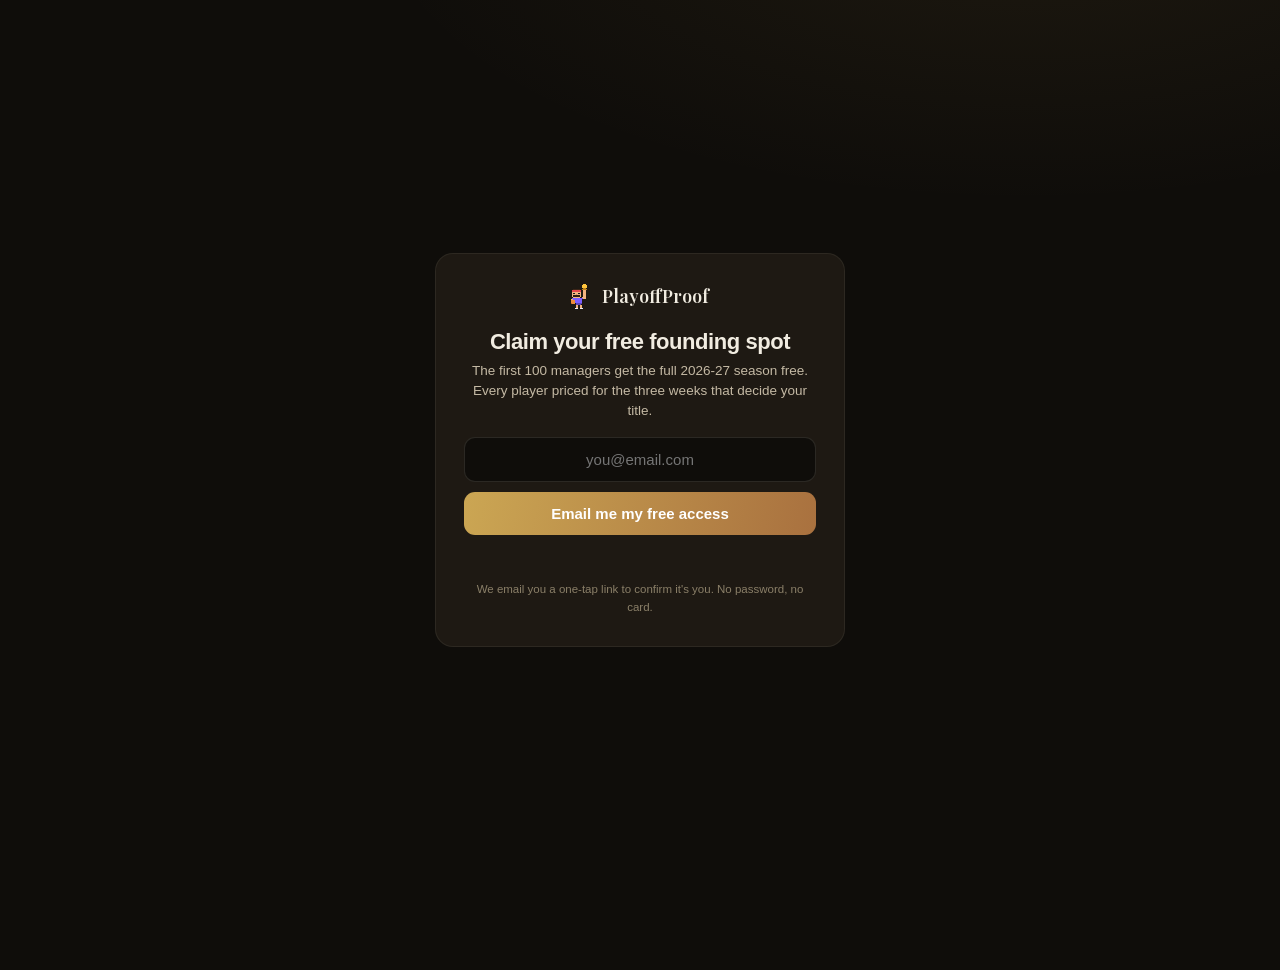
<file: claim.html>
<!doctype html>
<html lang="en"><head>
<script>
// FREE FOUNDING COHORT: the paid claim flow is parked. Anyone who reaches this page from an
// old link goes to the free sign-in. Delete this block to re-open paid checkout.
location.replace('/app.html');
</script>

<meta charset="utf-8"><meta name="viewport" content="width=device-width,initial-scale=1">
<title>Claim your league · PlayoffProof</title>
<link rel="icon" href="data:image/svg+xml,%3Csvg%20xmlns='http://www.w3.org/2000/svg'%20viewBox='0%200%20100%20100'%3E%3Ccircle%20cx='50'%20cy='50'%20r='48'%20fill='%23e8e2d5'/%3E%3Cg%20fill='none'%20stroke='%238f6330'%20stroke-width='5'%3E%3Ccircle%20cx='50'%20cy='50'%20r='30'/%3E%3Cline%20x1='50'%20y1='20'%20x2='50'%20y2='80'/%3E%3Cline%20x1='20'%20y1='50'%20x2='80'%20y2='50'/%3E%3Cpath%20d='M50%2020%20C33%2032%2033%2068%2050%2080'/%3E%3Cpath%20d='M50%2020%20C67%2032%2067%2068%2050%2080'/%3E%3C/g%3E%3C/svg%3E">
<script>!function(f,b,e,v,n,t,s){if(f.fbq)return;n=f.fbq=function(){n.callMethod?n.callMethod.apply(n,arguments):n.queue.push(arguments)};if(!f._fbq)f._fbq=n;n.push=n;n.loaded=!0;n.version="2.0";n.queue=[];t=b.createElement(e);t.async=!0;t.src=v;s=b.getElementsByTagName(e)[0];s.parentNode.insertBefore(t,s)}(window,document,"script","https://connect.facebook.net/en_US/fbevents.js");fbq("init","1434096858619667");fbq("track","PageView");</script>
<noscript><img height="1" width="1" style="display:none" src="https://www.facebook.com/tr?id=1434096858619667&ev=PageView&noscript=1"></noscript>
<link rel="stylesheet" href="fonts/fonts.css">
<link rel="stylesheet" href="brand.css">
<style>
body{min-height:100vh;display:flex;flex-direction:column;align-items:center;padding:44px 20px 80px;text-align:center}
.brand{margin-bottom:44px}
.card{width:100%;max-width:508px;padding:40px 36px;text-align:left}
.card h1{font-size:clamp(27px,5vw,36px);letter-spacing:-.01em;line-height:1.12;margin-bottom:12px}
.card .sub{font-size:14.5px;margin-bottom:8px}
.trust{font-size:12.5px;color:var(--ink2);border-top:1px solid var(--rule);border-bottom:1px solid var(--rule);padding:11px 2px;margin:16px 0 2px;letter-spacing:.01em}
.trust b{color:var(--cognac);font-weight:700}
.btn.full{width:100%;margin-top:26px}
.pay{display:block;width:100%;text-align:center;border-radius:2px;padding:15px;font-family:var(--sans);font-weight:800;font-size:12px;letter-spacing:.16em;text-transform:uppercase;text-decoration:none}
.pay.card-pay{background:var(--green);color:#f0ebdf}
.pay.card-pay:hover{background:var(--green2)}
.pay.pp{background:#ffc439;color:#0a0a0a;margin-top:10px}
.note{margin-top:22px}
.card .fine{margin-top:16px;text-align:center}
.ruled{display:flex;align-items:center;gap:14px;color:var(--muted);margin:6px 0 2px;font-size:10px;letter-spacing:.28em;text-transform:uppercase}
.ruled::before,.ruled::after{content:"";height:1px;background:var(--rule);flex:1}
</style></head>
<body>
<div class="grain"></div>

<a class="brand" href="index.html">
 <svg viewBox="0 0 100 100" aria-hidden="true"><g class="seam"><circle cx="50" cy="50" r="34"/><line x1="50" y1="16" x2="50" y2="84"/><line x1="16" y1="50" x2="84" y2="50"/><path d="M50 16 C30 30 30 70 50 84"/><path d="M50 16 C70 30 70 70 50 84"/></g></svg>
 PlayoffProof
</a>

<div class="card">
 <h1>Become a <span class="cognac it">Founding Load Manager</span></h1>
 <p class="sub"><b>$69</b> for the full 2026-27 season. One manager per league, and your rate stays locked for as long as you renew. <b>All sales final:</b> you're buying data and analysis, not a guarantee of results.</p>
 <div class="trust">In testing, PlayoffProof's calls came out <b>a third more likely to win it all</b> across a full playoff bracket.</div>

 <form id="claim">
  <label>Your email</label>
  <input type="email" name="email" required placeholder="you@email.com">
  <label>Fantasy platform</label>
  <select name="platform" required>
   <option value="">Choose…</option>
   <option>ESPN</option><option>Yahoo</option><option>Sleeper</option>
   <option>Fantrax</option><option>CBS</option><option>Other</option>
  </select>
  <label>League ID or league URL</label>
  <input name="league" required placeholder="e.g. 13504, or paste your league's URL">
  <label>Your team name</label>
  <input name="team" required placeholder="e.g. Lebronchitis">
  <button type="submit" id="go" class="btn full">Claim my league · choose payment · $69</button>
 </form>

 <div id="paychoice" style="display:none">
  <div class="ruled">Claim saved · finish payment</div>
  <a id="payCard" href="#" class="pay card-pay">Card · Apple Pay · Google Pay</a>
  <a id="payPP" href="#" class="pay pp">PayPal · Venmo</a>
  <p class="fine" style="margin-top:12px">Both are $69 · all sales final (data product) · duplicate-league claims refunded in full</p>
 </div>

 <div class="note"><span><b>One claim per league, enforced.</b> We verify every claim against its league ID. The only refund we ever issue: if someone from your league beat you to the claim, you get 100% back instantly, and we tell you who to blame. We never ask for your fantasy password.</span></div>
 <p class="fine">Step 2 is a secure Stripe page. Card details never touch our servers.<br>All analytics are projections for entertainment only, not professional, legal, or financial advice.<br><a class="tlink" href="index.html">Back</a> · <a href="terms.html">Terms</a> · <a href="privacy.html">Privacy</a> · <a href="refunds.html">Refunds</a></p>
</div>

<script>
// ============================================================
// SETUP (two placeholders to replace before launch):
// 1. FORM_ENDPOINT: your Formspree form (records the league claim
//    BEFORE payment so you can enforce one-per-league and follow up
//    on abandoned checkouts).
// 2. STRIPE_LINK: a Stripe Payment Link for:
//    Product "Founding Load Manager: Season Pass", $69/year
//    subscription, charged immediately (no trial). Policy: ALL
//    SALES FINAL (data product). State it on the Stripe checkout
//    too (custom text field in Payment Link settings) so it is
//    disclosed at the point of payment; sole exception is the
//    duplicate-league refund. Stripe can redirect to a thank-you
//    page after payment.
// ============================================================
const FORM_ENDPOINT='https://formspree.io/f/xdenylpe';
const STRIPE_LINK='https://buy.stripe.com/aFa4gr8gN6Cy0tYga64sE00';
// 3. PAYPAL_LINK: from a PayPal BUSINESS account, create a $69
//    payment link/button for "Founding Load Manager: Season Pass".
//    US PayPal checkout automatically offers "Pay with Venmo" on
//    mobile, that's the Venmo answer, through the legit rail.
//    State "all sales final, digital data product" in the item
//    description (PayPal disputes lean buyer-friendly on digital
//    goods; the disclosure is your defense).
const PAYPAL_LINK='https://www.paypal.com/ncp/payment/YOUR_PP_LINK';

document.getElementById('claim').addEventListener('submit',async e=>{
 e.preventDefault();
 const btn=document.getElementById('go');btn.disabled=true;btn.textContent='Saving your claim…';
 const data=new FormData(e.target);
 try{await fetch(FORM_ENDPOINT,{method:'POST',body:data,headers:{'Accept':'application/json'}});}catch(err){}
 const email=encodeURIComponent(data.get('email'));
 document.getElementById('payCard').href=STRIPE_LINK+(STRIPE_LINK.includes('?')?'&':'?')+'prefilled_email='+email;
 if(PAYPAL_LINK.includes('YOUR_PP_LINK')){document.getElementById('payPP').style.display='none';}
 else{document.getElementById('payPP').href=PAYPAL_LINK;}
 try{fbq('track','Lead');fbq('track','InitiateCheckout',{currency:'USD',value:69});}catch(e){}
 document.getElementById('claim').style.display='none';
 document.getElementById('paychoice').style.display='block';
});
</script>
</body></html>
</file>
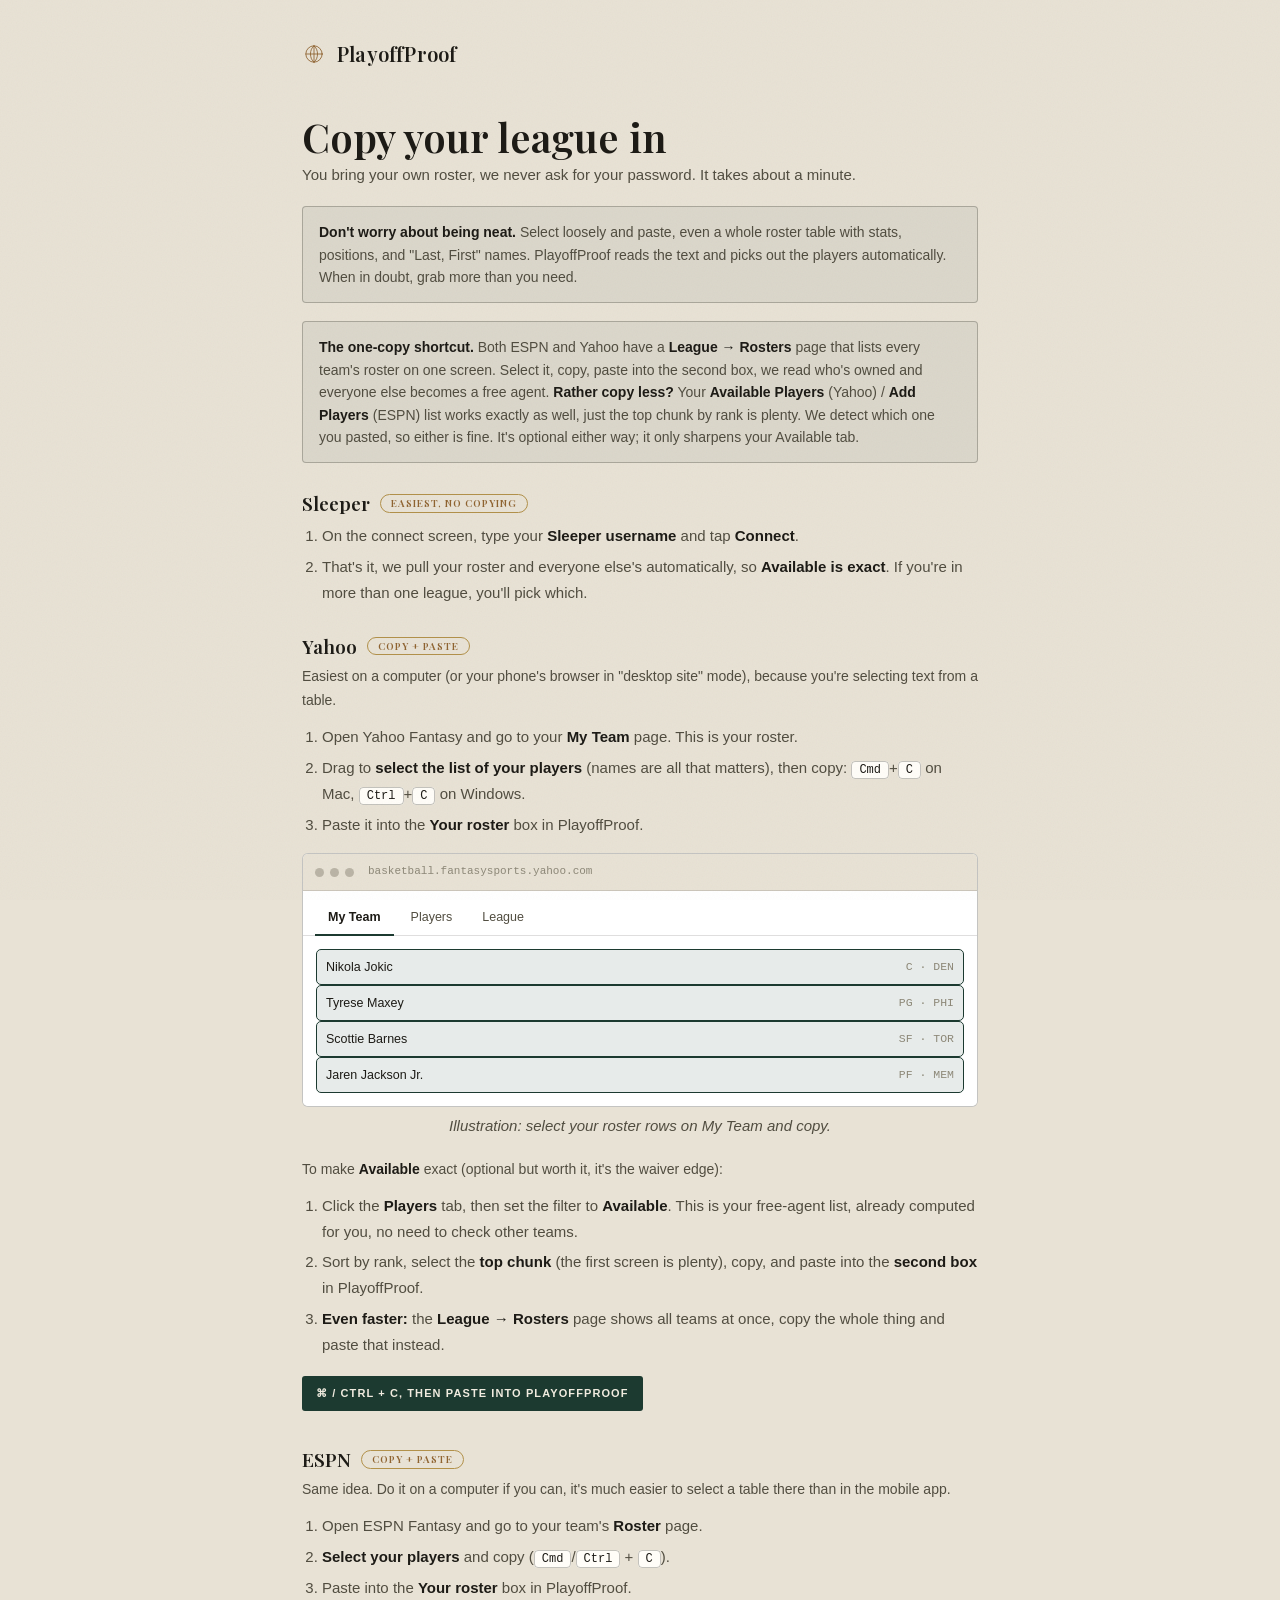
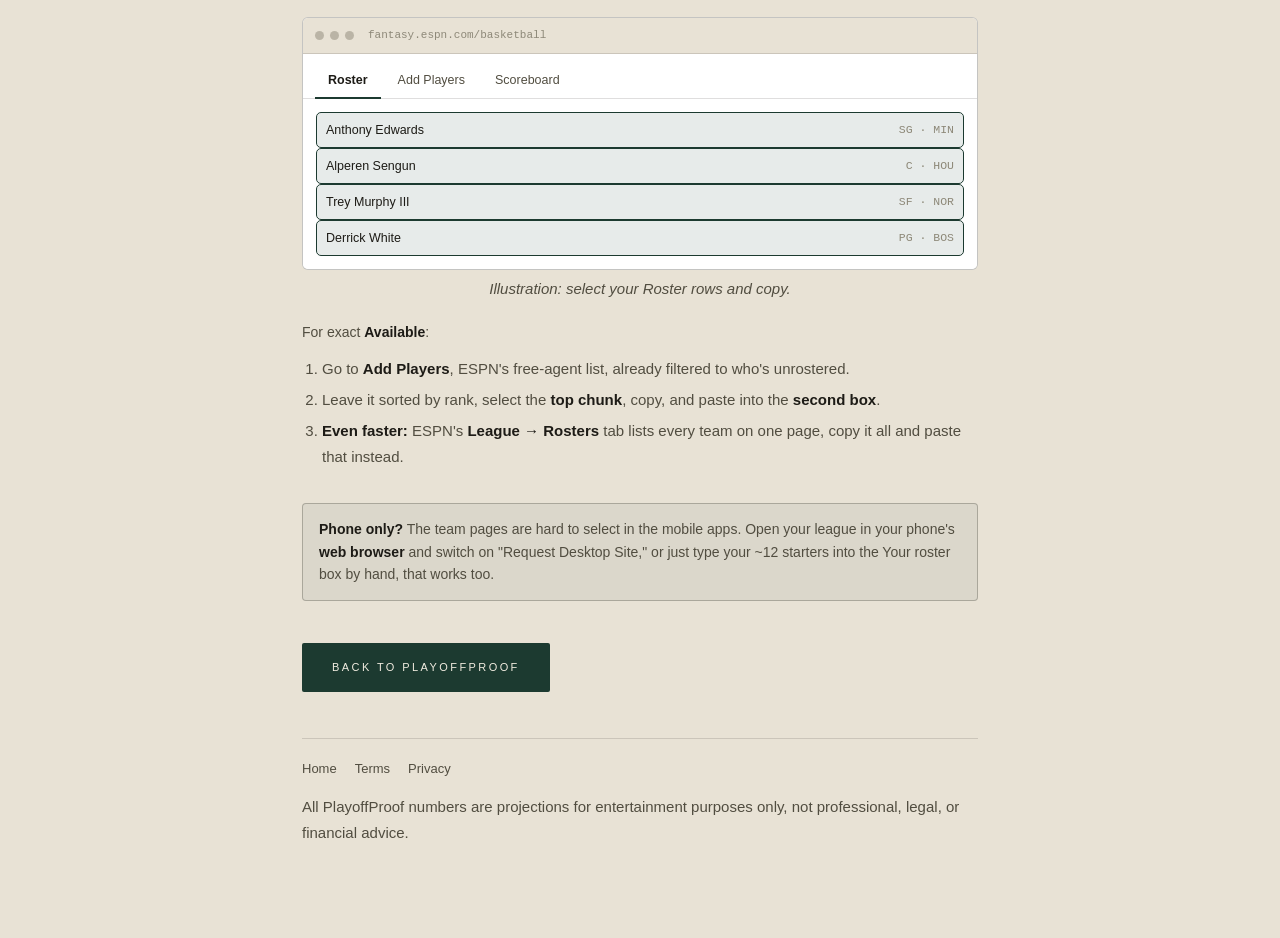
<file: import-guide.html>
<!doctype html>
<html lang="en"><head>
<meta charset="utf-8"><meta name="viewport" content="width=device-width,initial-scale=1">
<title>Copy your league in · PlayoffProof</title>
<link rel="icon" href="data:image/svg+xml,%3Csvg%20xmlns='http://www.w3.org/2000/svg'%20viewBox='0%200%20100%20100'%3E%3Ccircle%20cx='50'%20cy='50'%20r='48'%20fill='%23e8e2d5'/%3E%3Cg%20fill='none'%20stroke='%238f6330'%20stroke-width='5'%3E%3Ccircle%20cx='50'%20cy='50'%20r='30'/%3E%3Cline%20x1='50'%20y1='20'%20x2='50'%20y2='80'/%3E%3Cline%20x1='20'%20y1='50'%20x2='80'%20y2='50'/%3E%3Cpath%20d='M50%2020%20C33%2032%2033%2068%2050%2080'/%3E%3Cpath%20d='M50%2020%20C67%2032%2067%2068%2050%2080'/%3E%3C/g%3E%3C/svg%3E">
<link rel="stylesheet" href="fonts/fonts.css">
<link rel="stylesheet" href="brand.css">
<style>
.lede{color:var(--ink2);font-size:15px;margin-bottom:8px;line-height:1.7}
.tip{background:rgba(28,58,48,.06);border:1px solid var(--rule2);border-radius:4px;padding:14px 16px;margin:18px 0;font-size:14px;color:var(--ink2);line-height:1.6}
.tip b{color:var(--ink)}
.doc h2{display:flex;align-items:center;gap:10px;flex-wrap:wrap}
.pill{font-size:10px;font-weight:800;letter-spacing:.1em;text-transform:uppercase;color:var(--cognac);border:1px solid var(--gold);border-radius:20px;padding:3px 10px}
ol{padding-left:20px;margin:10px 0}
ol li{margin:7px 0;color:var(--ink2);font-size:15px;line-height:1.6}
ol li b{color:var(--ink)}
.kbd{background:var(--field);border:1px solid var(--rule2);border-radius:4px;padding:1px 7px;font-family:ui-monospace,Menlo,monospace;font-size:12px;color:var(--ink)}
.shot{border:1px solid var(--rule2);border-radius:6px;overflow:hidden;background:#fff;margin:16px 0 6px}
.shot .bar{display:flex;gap:6px;align-items:center;padding:9px 12px;background:var(--ivory);border-bottom:1px solid var(--rule)}
.shot .dot{width:9px;height:9px;border-radius:50%;background:var(--muted);opacity:.5}
.shot .url{margin-left:8px;font-size:11px;color:var(--muted);font-family:ui-monospace,Menlo,monospace}
.shot .tabs{display:flex;gap:4px;padding:9px 12px 0;border-bottom:1px solid var(--rule);background:#fff}
.shot .tab{padding:7px 13px;font-size:12.5px;color:var(--ink2);border-bottom:2px solid transparent;margin-bottom:-1px}
.shot .tab.on{color:var(--ink);border-bottom-color:var(--green);font-weight:700}
.shot .body{padding:12px 14px;background:#fff}
.rowp{display:flex;justify-content:space-between;align-items:center;padding:7px 9px;border-radius:4px;font-size:12.5px;color:var(--ink2)}
.rowp span.s{color:var(--muted);font-family:ui-monospace,Menlo,monospace;font-size:11.5px}
.rowp.hl{background:rgba(28,58,48,.1);outline:1.5px solid var(--green);color:var(--ink);margin:2px 0}
.cap{font-size:12px;color:var(--muted);margin:0 0 4px;text-align:center;font-style:italic}
.callout{display:inline-flex;align-items:center;gap:7px;background:var(--green);color:#f0ebdf;font-size:11px;font-weight:800;letter-spacing:.1em;text-transform:uppercase;border-radius:3px;padding:9px 14px;margin:8px 0}
.back{margin-top:24px}
</style></head>
<body><div class="grain"></div><div class="doc">
<a class="brand" href="index.html"><svg viewBox="0 0 100 100" aria-hidden="true"><g class="seam"><circle cx="50" cy="50" r="34"/><line x1="50" y1="16" x2="50" y2="84"/><line x1="16" y1="50" x2="84" y2="50"/><path d="M50 16 C30 30 30 70 50 84"/><path d="M50 16 C70 30 70 70 50 84"/></g></svg> PlayoffProof</a>
<h1>Copy your league in</h1>
<p class="lede">You bring your own roster, we never ask for your password. It takes about a minute.</p>

<div class="tip"><b>Don't worry about being neat.</b> Select loosely and paste, even a whole roster table with stats, positions, and "Last, First" names. PlayoffProof reads the text and picks out the players automatically. When in doubt, grab more than you need.</div>

<div class="tip"><b>The one-copy shortcut.</b> Both ESPN and Yahoo have a <b>League → Rosters</b> page that lists every team's roster on one screen. Select it, copy, paste into the second box, we read who's owned and everyone else becomes a free agent. <b>Rather copy less?</b> Your <b>Available Players</b> (Yahoo) / <b>Add Players</b> (ESPN) list works exactly as well, just the top chunk by rank is plenty. We detect which one you pasted, so either is fine. It's optional either way; it only sharpens your Available tab.</div>

<h2>Sleeper <span class="pill">easiest, no copying</span></h2>
<ol>
<li>On the connect screen, type your <b>Sleeper username</b> and tap <b>Connect</b>.</li>
<li>That's it, we pull your roster and everyone else's automatically, so <b>Available is exact</b>. If you're in more than one league, you'll pick which.</li>
</ol>

<h2>Yahoo <span class="pill">copy + paste</span></h2>
<p class="lede" style="font-size:14px">Easiest on a computer (or your phone's browser in "desktop site" mode), because you're selecting text from a table.</p>
<ol>
<li>Open Yahoo Fantasy and go to your <b>My Team</b> page. This is your roster.</li>
<li>Drag to <b>select the list of your players</b> (names are all that matters), then copy: <span class="kbd">Cmd</span>+<span class="kbd">C</span> on Mac, <span class="kbd">Ctrl</span>+<span class="kbd">C</span> on Windows.</li>
<li>Paste it into the <b>Your roster</b> box in PlayoffProof.</li>
</ol>
<div class="shot">
<div class="bar"><span class="dot"></span><span class="dot"></span><span class="dot"></span><span class="url">basketball.fantasysports.yahoo.com</span></div>
<div class="tabs"><span class="tab on">My Team</span><span class="tab">Players</span><span class="tab">League</span></div>
<div class="body">
<div class="rowp hl"><span>Nikola Jokic</span><span class="s">C · DEN</span></div>
<div class="rowp hl"><span>Tyrese Maxey</span><span class="s">PG · PHI</span></div>
<div class="rowp hl"><span>Scottie Barnes</span><span class="s">SF · TOR</span></div>
<div class="rowp hl"><span>Jaren Jackson Jr.</span><span class="s">PF · MEM</span></div>
</div></div>
<p class="cap">Illustration: select your roster rows on My Team and copy.</p>
<p style="color:var(--ink2);font-size:14px;margin-top:18px">To make <b>Available</b> exact (optional but worth it, it's the waiver edge):</p>
<ol>
<li>Click the <b>Players</b> tab, then set the filter to <b>Available</b>. This is your free-agent list, already computed for you, no need to check other teams.</li>
<li>Sort by rank, select the <b>top chunk</b> (the first screen is plenty), copy, and paste into the <b>second box</b> in PlayoffProof.</li>
<li><b>Even faster:</b> the <b>League → Rosters</b> page shows all teams at once, copy the whole thing and paste that instead.</li>
</ol>
<div class="callout">⌘ / Ctrl + C, then paste into PlayoffProof</div>

<h2>ESPN <span class="pill">copy + paste</span></h2>
<p class="lede" style="font-size:14px">Same idea. Do it on a computer if you can, it's much easier to select a table there than in the mobile app.</p>
<ol>
<li>Open ESPN Fantasy and go to your team's <b>Roster</b> page.</li>
<li><b>Select your players</b> and copy (<span class="kbd">Cmd</span>/<span class="kbd">Ctrl</span> + <span class="kbd">C</span>).</li>
<li>Paste into the <b>Your roster</b> box in PlayoffProof.</li>
</ol>
<div class="shot">
<div class="bar"><span class="dot"></span><span class="dot"></span><span class="dot"></span><span class="url">fantasy.espn.com/basketball</span></div>
<div class="tabs"><span class="tab on">Roster</span><span class="tab">Add Players</span><span class="tab">Scoreboard</span></div>
<div class="body">
<div class="rowp hl"><span>Anthony Edwards</span><span class="s">SG · MIN</span></div>
<div class="rowp hl"><span>Alperen Sengun</span><span class="s">C · HOU</span></div>
<div class="rowp hl"><span>Trey Murphy III</span><span class="s">SF · NOR</span></div>
<div class="rowp hl"><span>Derrick White</span><span class="s">PG · BOS</span></div>
</div></div>
<p class="cap">Illustration: select your Roster rows and copy.</p>
<p style="color:var(--ink2);font-size:14px;margin-top:18px">For exact <b>Available</b>:</p>
<ol>
<li>Go to <b>Add Players</b>, ESPN's free-agent list, already filtered to who's unrostered.</li>
<li>Leave it sorted by rank, select the <b>top chunk</b>, copy, and paste into the <b>second box</b>.</li>
<li><b>Even faster:</b> ESPN's <b>League → Rosters</b> tab lists every team on one page, copy it all and paste that instead.</li>
</ol>

<div class="tip" style="margin-top:34px"><b>Phone only?</b> The team pages are hard to select in the mobile apps. Open your league in your phone's <b>web browser</b> and switch on "Request Desktop Site," or just type your ~12 starters into the Your roster box by hand, that works too.</div>

<a class="btn back" href="app.html">Back to PlayoffProof</a>

<div class="foot">
<a href="index.html">Home</a><a href="terms.html">Terms</a><a href="privacy.html">Privacy</a>
</div>
<p class="fine" style="margin-top:14px">All PlayoffProof numbers are projections for entertainment purposes only, not professional, legal, or financial advice.</p>
</div></body></html>
</file>
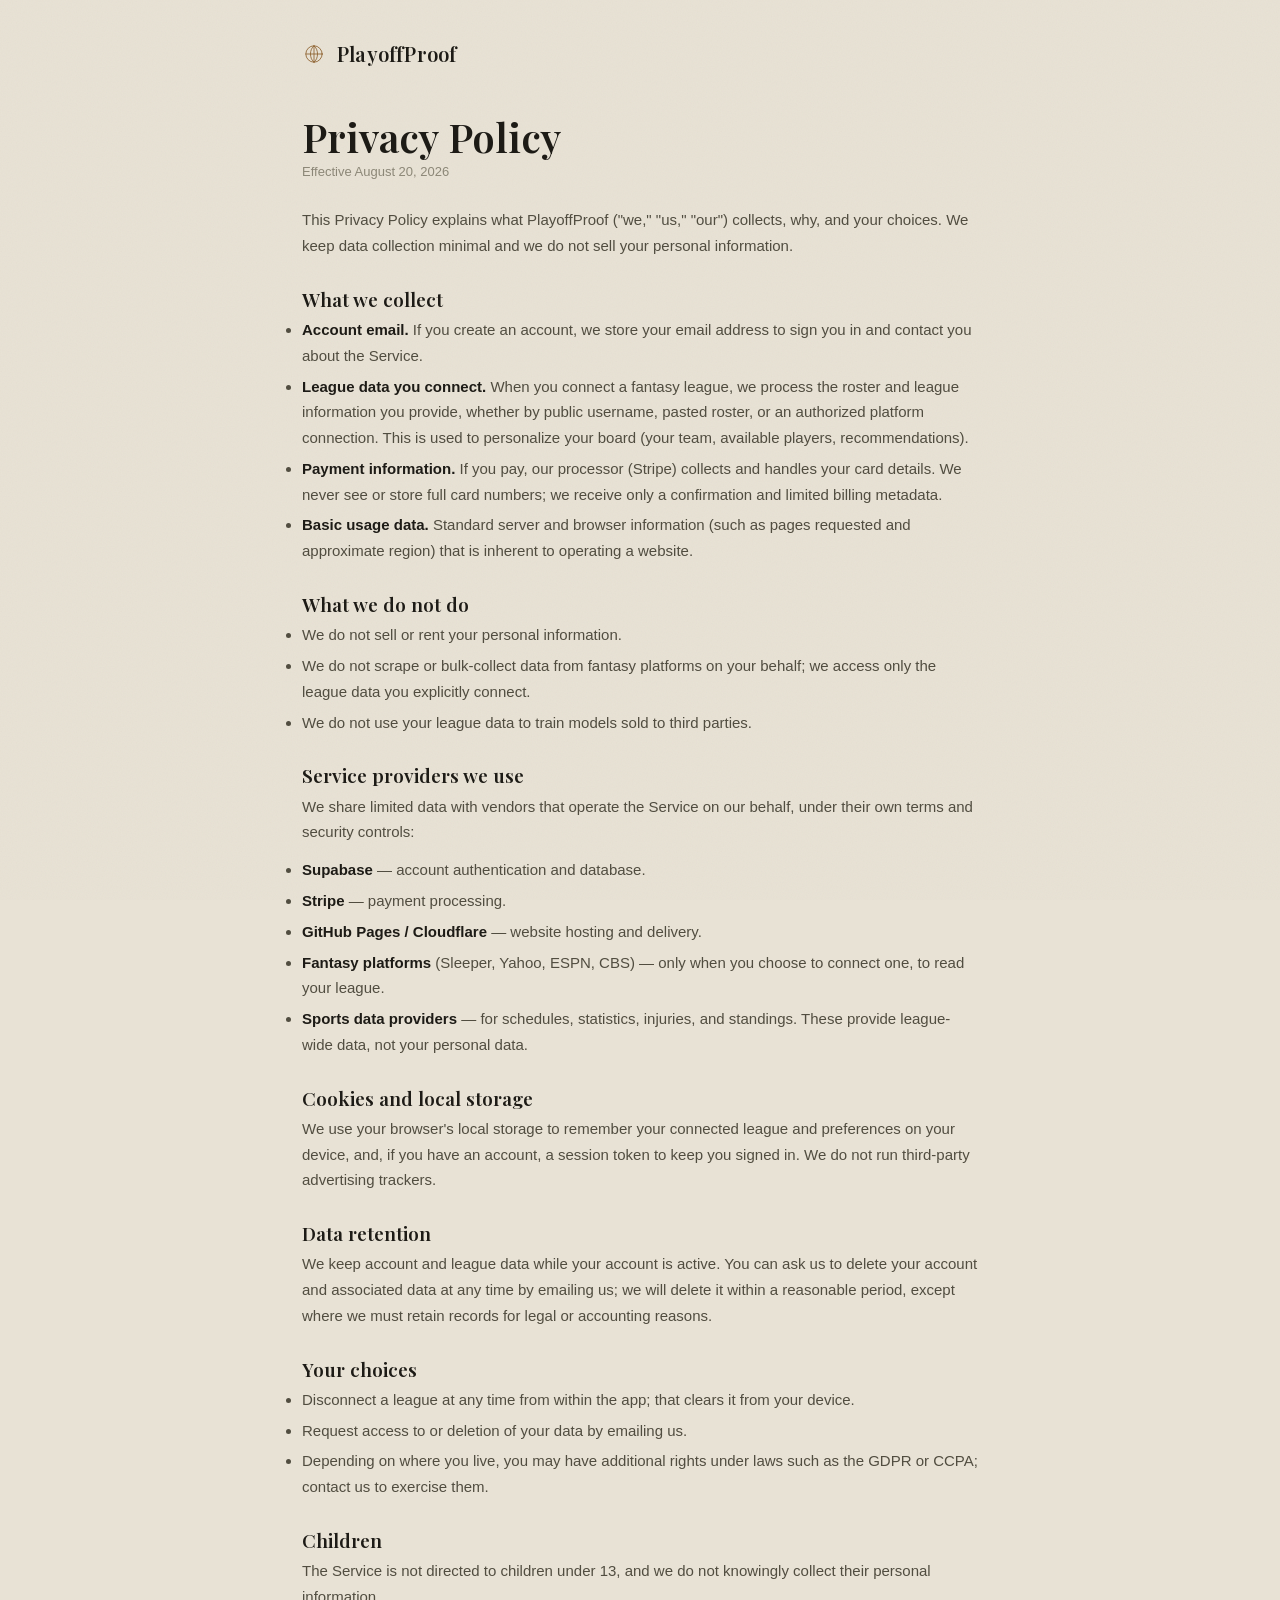
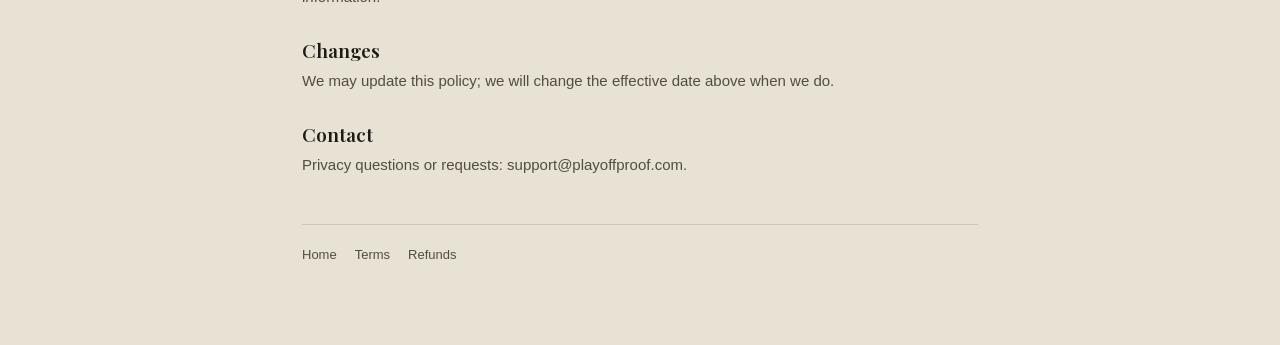
<file: privacy.html>
<!doctype html>
<html lang="en"><head>
<meta charset="utf-8"><meta name="viewport" content="width=device-width,initial-scale=1">
<title>Privacy · PlayoffProof</title>
<link rel="icon" href="data:image/svg+xml,%3Csvg%20xmlns='http://www.w3.org/2000/svg'%20viewBox='0%200%20100%20100'%3E%3Ccircle%20cx='50'%20cy='50'%20r='48'%20fill='%23e8e2d5'/%3E%3Cg%20fill='none'%20stroke='%238f6330'%20stroke-width='5'%3E%3Ccircle%20cx='50'%20cy='50'%20r='30'/%3E%3Cline%20x1='50'%20y1='20'%20x2='50'%20y2='80'/%3E%3Cline%20x1='20'%20y1='50'%20x2='80'%20y2='50'/%3E%3Cpath%20d='M50%2020%20C33%2032%2033%2068%2050%2080'/%3E%3Cpath%20d='M50%2020%20C67%2032%2067%2068%2050%2080'/%3E%3C/g%3E%3C/svg%3E">
<link rel="stylesheet" href="fonts/fonts.css">
<link rel="stylesheet" href="brand.css">
</head>
<body><div class="grain"></div><div class="doc">
<a class="brand" href="index.html"><svg viewBox="0 0 100 100" aria-hidden="true"><g class="seam"><circle cx="50" cy="50" r="34"/><line x1="50" y1="16" x2="50" y2="84"/><line x1="16" y1="50" x2="84" y2="50"/><path d="M50 16 C30 30 30 70 50 84"/><path d="M50 16 C70 30 70 70 50 84"/></g></svg> PlayoffProof</a>
<h1>Privacy Policy</h1>
<div class="eff">Effective August 20, 2026</div>

<p>This Privacy Policy explains what PlayoffProof ("we," "us," "our") collects, why, and your choices. We keep data collection minimal and we do not sell your personal information.</p>

<h2>What we collect</h2>
<ul>
<li><b>Account email.</b> If you create an account, we store your email address to sign you in and contact you about the Service.</li>
<li><b>League data you connect.</b> When you connect a fantasy league, we process the roster and league information you provide, whether by public username, pasted roster, or an authorized platform connection. This is used to personalize your board (your team, available players, recommendations).</li>
<li><b>Payment information.</b> If you pay, our processor (Stripe) collects and handles your card details. We never see or store full card numbers; we receive only a confirmation and limited billing metadata.</li>
<li><b>Basic usage data.</b> Standard server and browser information (such as pages requested and approximate region) that is inherent to operating a website.</li>
</ul>

<h2>What we do not do</h2>
<ul>
<li>We do not sell or rent your personal information.</li>
<li>We do not scrape or bulk-collect data from fantasy platforms on your behalf; we access only the league data you explicitly connect.</li>
<li>We do not use your league data to train models sold to third parties.</li>
</ul>

<h2>Service providers we use</h2>
<p>We share limited data with vendors that operate the Service on our behalf, under their own terms and security controls:</p>
<ul>
<li><b>Supabase</b> — account authentication and database.</li>
<li><b>Stripe</b> — payment processing.</li>
<li><b>GitHub Pages / Cloudflare</b> — website hosting and delivery.</li>
<li><b>Fantasy platforms</b> (Sleeper, Yahoo, ESPN, CBS) — only when you choose to connect one, to read your league.</li>
<li><b>Sports data providers</b> — for schedules, statistics, injuries, and standings. These provide league-wide data, not your personal data.</li>
</ul>

<h2>Cookies and local storage</h2>
<p>We use your browser's local storage to remember your connected league and preferences on your device, and, if you have an account, a session token to keep you signed in. We do not run third-party advertising trackers.</p>

<h2>Data retention</h2>
<p>We keep account and league data while your account is active. You can ask us to delete your account and associated data at any time by emailing us; we will delete it within a reasonable period, except where we must retain records for legal or accounting reasons.</p>

<h2>Your choices</h2>
<ul>
<li>Disconnect a league at any time from within the app; that clears it from your device.</li>
<li>Request access to or deletion of your data by emailing us.</li>
<li>Depending on where you live, you may have additional rights under laws such as the GDPR or CCPA; contact us to exercise them.</li>
</ul>

<h2>Children</h2>
<p>The Service is not directed to children under 13, and we do not knowingly collect their personal information.</p>

<h2>Changes</h2>
<p>We may update this policy; we will change the effective date above when we do.</p>

<h2>Contact</h2>
<p>Privacy questions or requests: <a href="mailto:support@playoffproof.com">support@playoffproof.com</a>.</p>

<div class="foot">
<a href="index.html">Home</a><a href="terms.html">Terms</a><a href="refunds.html">Refunds</a>
</div>
</div></body></html>
</file>
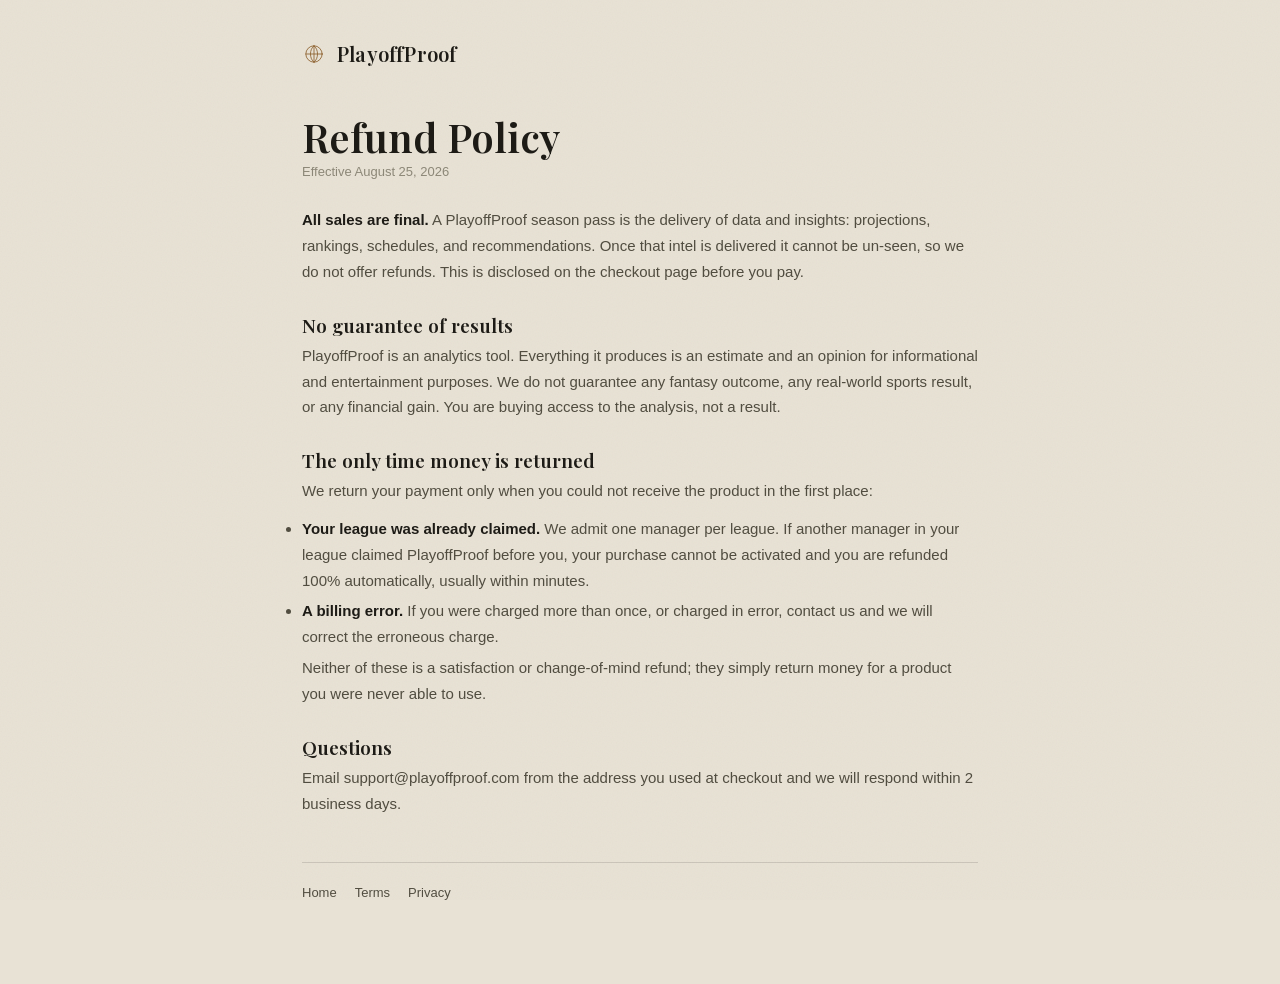
<file: refunds.html>
<!doctype html>
<html lang="en"><head>
<meta charset="utf-8"><meta name="viewport" content="width=device-width,initial-scale=1">
<title>Refunds · PlayoffProof</title>
<link rel="icon" href="data:image/svg+xml,%3Csvg%20xmlns='http://www.w3.org/2000/svg'%20viewBox='0%200%20100%20100'%3E%3Ccircle%20cx='50'%20cy='50'%20r='48'%20fill='%23e8e2d5'/%3E%3Cg%20fill='none'%20stroke='%238f6330'%20stroke-width='5'%3E%3Ccircle%20cx='50'%20cy='50'%20r='30'/%3E%3Cline%20x1='50'%20y1='20'%20x2='50'%20y2='80'/%3E%3Cline%20x1='20'%20y1='50'%20x2='80'%20y2='50'/%3E%3Cpath%20d='M50%2020%20C33%2032%2033%2068%2050%2080'/%3E%3Cpath%20d='M50%2020%20C67%2032%2067%2068%2050%2080'/%3E%3C/g%3E%3C/svg%3E">
<link rel="stylesheet" href="fonts/fonts.css">
<link rel="stylesheet" href="brand.css">
</head>
<body><div class="grain"></div><div class="doc">
<a class="brand" href="index.html"><svg viewBox="0 0 100 100" aria-hidden="true"><g class="seam"><circle cx="50" cy="50" r="34"/><line x1="50" y1="16" x2="50" y2="84"/><line x1="16" y1="50" x2="84" y2="50"/><path d="M50 16 C30 30 30 70 50 84"/><path d="M50 16 C70 30 70 70 50 84"/></g></svg> PlayoffProof</a>
<h1>Refund Policy</h1>
<div class="eff">Effective August 25, 2026</div>

<p><b>All sales are final.</b> A PlayoffProof season pass is the delivery of data and insights: projections, rankings, schedules, and recommendations. Once that intel is delivered it cannot be un-seen, so we do not offer refunds. This is disclosed on the checkout page before you pay.</p>

<h2>No guarantee of results</h2>
<p>PlayoffProof is an analytics tool. Everything it produces is an estimate and an opinion for informational and entertainment purposes. We do not guarantee any fantasy outcome, any real-world sports result, or any financial gain. You are buying access to the analysis, not a result.</p>

<h2>The only time money is returned</h2>
<p>We return your payment only when you could not receive the product in the first place:</p>
<ul>
<li><b>Your league was already claimed.</b> We admit one manager per league. If another manager in your league claimed PlayoffProof before you, your purchase cannot be activated and you are refunded 100% automatically, usually within minutes.</li>
<li><b>A billing error.</b> If you were charged more than once, or charged in error, contact us and we will correct the erroneous charge.</li>
</ul>
<p>Neither of these is a satisfaction or change-of-mind refund; they simply return money for a product you were never able to use.</p>

<h2>Questions</h2>
<p>Email <a href="mailto:support@playoffproof.com">support@playoffproof.com</a> from the address you used at checkout and we will respond within 2 business days.</p>

<div class="foot">
<a href="index.html">Home</a><a href="terms.html">Terms</a><a href="privacy.html">Privacy</a>
</div>
</div></body></html>
</file>
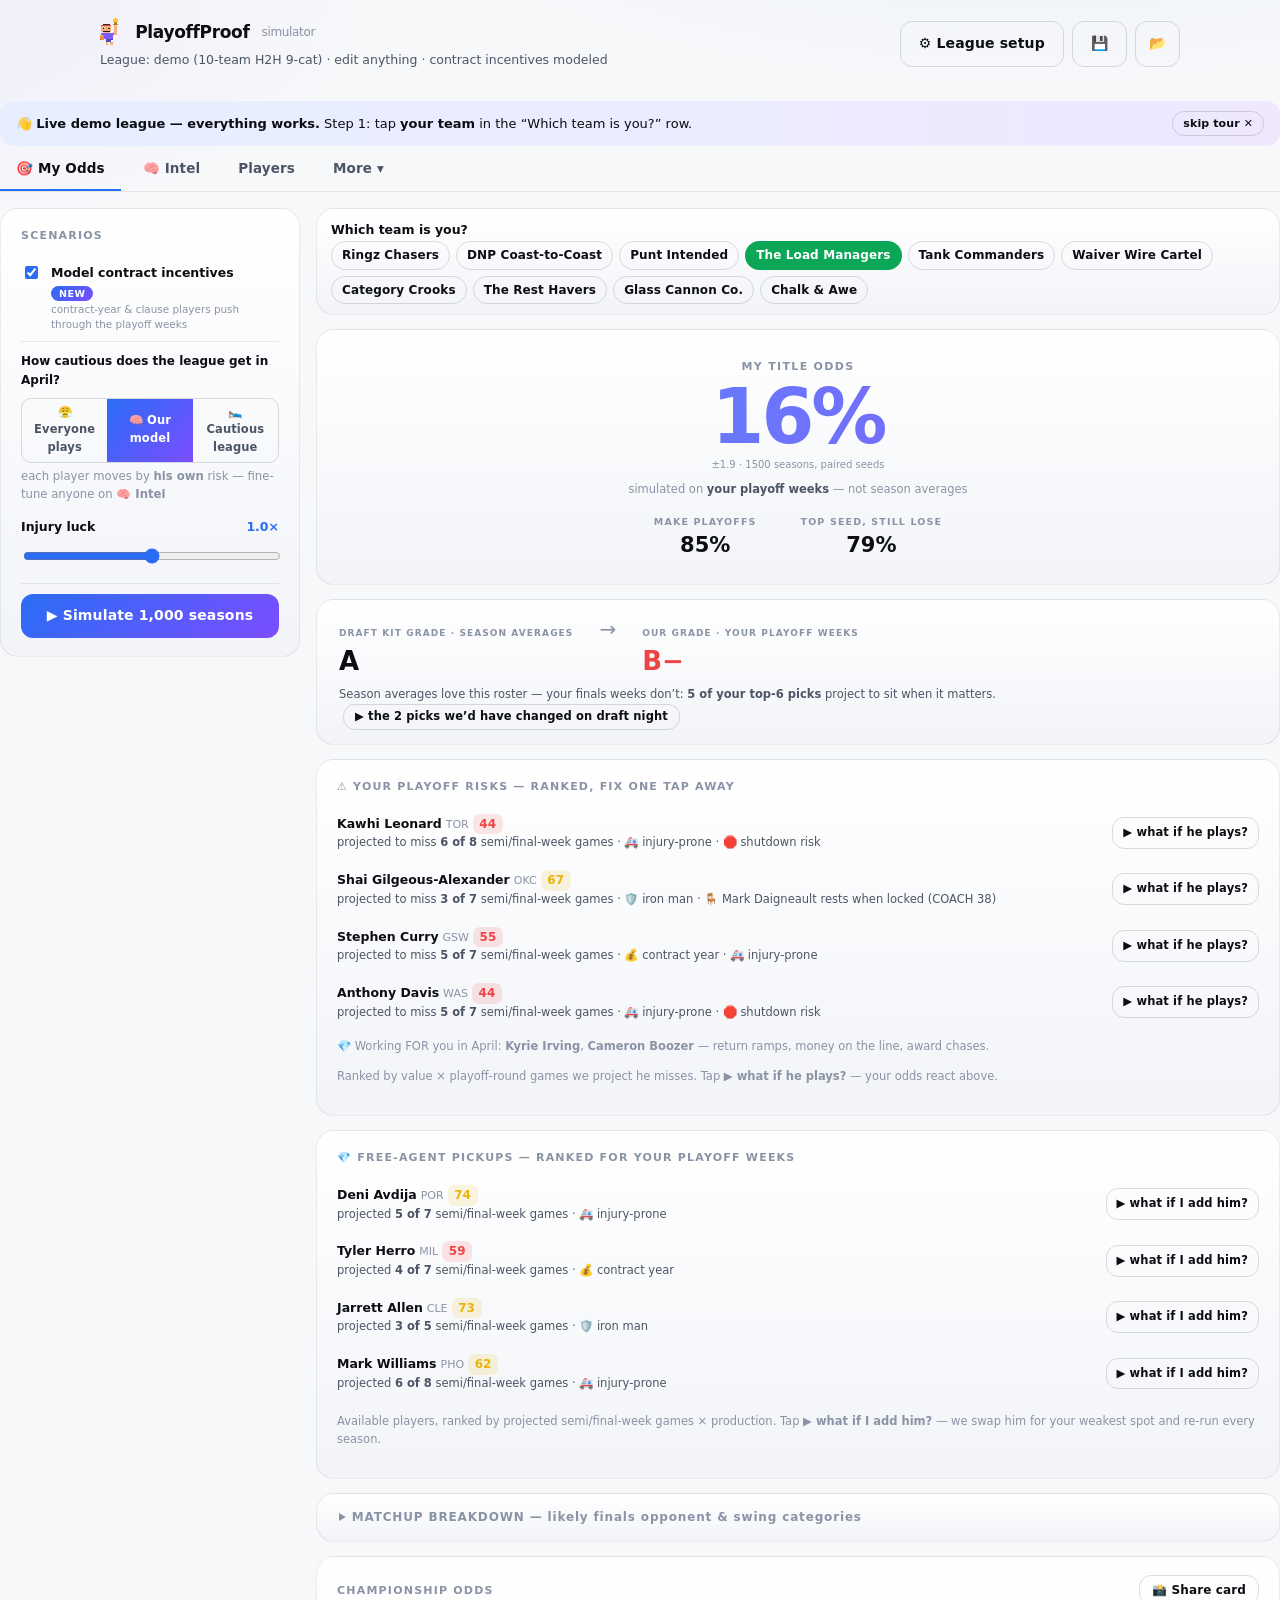
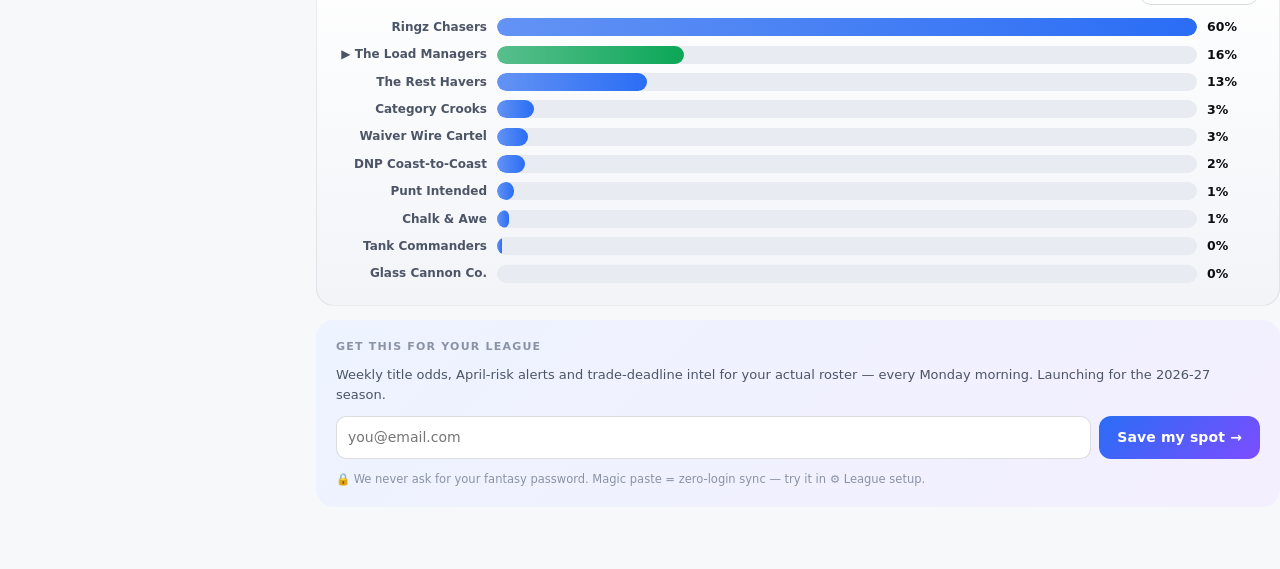
<file: simulator-demo.html>
<!DOCTYPE html>
<html lang="en"><head><meta charset="utf-8"><meta name="viewport" content="width=device-width,initial-scale=1">
<link rel="icon" href="logo.svg" type="image/svg+xml">
<link rel="icon" href="favicon-32.png" sizes="32x32" type="image/png">
<link rel="apple-touch-icon" href="apple-touch-icon.png">
<title>PlayoffProof — Season Simulator v2</title>
<link rel="icon" href="data:image/svg+xml,%3Csvg%20xmlns%3D%22http%3A%2F%2Fwww.w3.org%2F2000%2Fsvg%22%20viewBox%3D%220%200%2013%2013%22%20shape-rendering%3D%22crispEdges%22%3E%3Crect%20x%3D%225%22%20y%3D%220%22%20width%3D%221.03%22%20height%3D%221.03%22%20fill%3D%22%23f97316%22%2F%3E%3Crect%20x%3D%226%22%20y%3D%220%22%20width%3D%221.03%22%20height%3D%221.03%22%20fill%3D%22%230a0c10%22%2F%3E%3Crect%20x%3D%227%22%20y%3D%220%22%20width%3D%221.03%22%20height%3D%221.03%22%20fill%3D%22%23f97316%22%2F%3E%3Crect%20x%3D%223%22%20y%3D%221%22%20width%3D%221.03%22%20height%3D%221.03%22%20fill%3D%22%23f97316%22%2F%3E%3Crect%20x%3D%224%22%20y%3D%221%22%20width%3D%221.03%22%20height%3D%221.03%22%20fill%3D%22%23f97316%22%2F%3E%3Crect%20x%3D%225%22%20y%3D%221%22%20width%3D%221.03%22%20height%3D%221.03%22%20fill%3D%22%230a0c10%22%2F%3E%3Crect%20x%3D%226%22%20y%3D%221%22%20width%3D%221.03%22%20height%3D%221.03%22%20fill%3D%22%230a0c10%22%2F%3E%3Crect%20x%3D%227%22%20y%3D%221%22%20width%3D%221.03%22%20height%3D%221.03%22%20fill%3D%22%230a0c10%22%2F%3E%3Crect%20x%3D%228%22%20y%3D%221%22%20width%3D%221.03%22%20height%3D%221.03%22%20fill%3D%22%23f97316%22%2F%3E%3Crect%20x%3D%229%22%20y%3D%221%22%20width%3D%221.03%22%20height%3D%221.03%22%20fill%3D%22%23f97316%22%2F%3E%3Crect%20x%3D%222%22%20y%3D%222%22%20width%3D%221.03%22%20height%3D%221.03%22%20fill%3D%22%23f97316%22%2F%3E%3Crect%20x%3D%223%22%20y%3D%222%22%20width%3D%221.03%22%20height%3D%221.03%22%20fill%3D%22%23f97316%22%2F%3E%3Crect%20x%3D%224%22%20y%3D%222%22%20width%3D%221.03%22%20height%3D%221.03%22%20fill%3D%22%23f97316%22%2F%3E%3Crect%20x%3D%225%22%20y%3D%222%22%20width%3D%221.03%22%20height%3D%221.03%22%20fill%3D%22%230a0c10%22%2F%3E%3Crect%20x%3D%226%22%20y%3D%222%22%20width%3D%221.03%22%20height%3D%221.03%22%20fill%3D%22%230a0c10%22%2F%3E%3Crect%20x%3D%227%22%20y%3D%222%22%20width%3D%221.03%22%20height%3D%221.03%22%20fill%3D%22%23f97316%22%2F%3E%3Crect%20x%3D%228%22%20y%3D%222%22%20width%3D%221.03%22%20height%3D%221.03%22%20fill%3D%22%230a0c10%22%2F%3E%3Crect%20x%3D%229%22%20y%3D%222%22%20width%3D%221.03%22%20height%3D%221.03%22%20fill%3D%22%23f97316%22%2F%3E%3Crect%20x%3D%2210%22%20y%3D%222%22%20width%3D%221.03%22%20height%3D%221.03%22%20fill%3D%22%23f97316%22%2F%3E%3Crect%20x%3D%221%22%20y%3D%223%22%20width%3D%221.03%22%20height%3D%221.03%22%20fill%3D%22%23f97316%22%2F%3E%3Crect%20x%3D%222%22%20y%3D%223%22%20width%3D%221.03%22%20height%3D%221.03%22%20fill%3D%22%23f97316%22%2F%3E%3Crect%20x%3D%223%22%20y%3D%223%22%20width%3D%221.03%22%20height%3D%221.03%22%20fill%3D%22%23f97316%22%2F%3E%3Crect%20x%3D%224%22%20y%3D%223%22%20width%3D%221.03%22%20height%3D%221.03%22%20fill%3D%22%230a0c10%22%2F%3E%3Crect%20x%3D%225%22%20y%3D%223%22%20width%3D%221.03%22%20height%3D%221.03%22%20fill%3D%22%23f97316%22%2F%3E%3Crect%20x%3D%226%22%20y%3D%223%22%20width%3D%221.03%22%20height%3D%221.03%22%20fill%3D%22%230a0c10%22%2F%3E%3Crect%20x%3D%227%22%20y%3D%223%22%20width%3D%221.03%22%20height%3D%221.03%22%20fill%3D%22%23f97316%22%2F%3E%3Crect%20x%3D%228%22%20y%3D%223%22%20width%3D%221.03%22%20height%3D%221.03%22%20fill%3D%22%230a0c10%22%2F%3E%3Crect%20x%3D%229%22%20y%3D%223%22%20width%3D%221.03%22%20height%3D%221.03%22%20fill%3D%22%23f97316%22%2F%3E%3Crect%20x%3D%2210%22%20y%3D%223%22%20width%3D%221.03%22%20height%3D%221.03%22%20fill%3D%22%23f97316%22%2F%3E%3Crect%20x%3D%2211%22%20y%3D%223%22%20width%3D%221.03%22%20height%3D%221.03%22%20fill%3D%22%23f97316%22%2F%3E%3Crect%20x%3D%221%22%20y%3D%224%22%20width%3D%221.03%22%20height%3D%221.03%22%20fill%3D%22%23f97316%22%2F%3E%3Crect%20x%3D%222%22%20y%3D%224%22%20width%3D%221.03%22%20height%3D%221.03%22%20fill%3D%22%23f97316%22%2F%3E%3Crect%20x%3D%223%22%20y%3D%224%22%20width%3D%221.03%22%20height%3D%221.03%22%20fill%3D%22%230a0c10%22%2F%3E%3Crect%20x%3D%224%22%20y%3D%224%22%20width%3D%221.03%22%20height%3D%221.03%22%20fill%3D%22%23f97316%22%2F%3E%3Crect%20x%3D%225%22%20y%3D%224%22%20width%3D%221.03%22%20height%3D%221.03%22%20fill%3D%22%23f97316%22%2F%3E%3Crect%20x%3D%226%22%20y%3D%224%22%20width%3D%221.03%22%20height%3D%221.03%22%20fill%3D%22%230a0c10%22%2F%3E%3Crect%20x%3D%227%22%20y%3D%224%22%20width%3D%221.03%22%20height%3D%221.03%22%20fill%3D%22%23f97316%22%2F%3E%3Crect%20x%3D%228%22%20y%3D%224%22%20width%3D%221.03%22%20height%3D%221.03%22%20fill%3D%22%23f97316%22%2F%3E%3Crect%20x%3D%229%22%20y%3D%224%22%20width%3D%221.03%22%20height%3D%221.03%22%20fill%3D%22%230a0c10%22%2F%3E%3Crect%20x%3D%2210%22%20y%3D%224%22%20width%3D%221.03%22%20height%3D%221.03%22%20fill%3D%22%23f97316%22%2F%3E%3Crect%20x%3D%2211%22%20y%3D%224%22%20width%3D%221.03%22%20height%3D%221.03%22%20fill%3D%22%23f97316%22%2F%3E%3Crect%20x%3D%220%22%20y%3D%225%22%20width%3D%221.03%22%20height%3D%221.03%22%20fill%3D%22%23f97316%22%2F%3E%3Crect%20x%3D%221%22%20y%3D%225%22%20width%3D%221.03%22%20height%3D%221.03%22%20fill%3D%22%23f97316%22%2F%3E%3Crect%20x%3D%222%22%20y%3D%225%22%20width%3D%221.03%22%20height%3D%221.03%22%20fill%3D%22%23f97316%22%2F%3E%3Crect%20x%3D%223%22%20y%3D%225%22%20width%3D%221.03%22%20height%3D%221.03%22%20fill%3D%22%230a0c10%22%2F%3E%3Crect%20x%3D%224%22%20y%3D%225%22%20width%3D%221.03%22%20height%3D%221.03%22%20fill%3D%22%23f97316%22%2F%3E%3Crect%20x%3D%225%22%20y%3D%225%22%20width%3D%221.03%22%20height%3D%221.03%22%20fill%3D%22%23f97316%22%2F%3E%3Crect%20x%3D%226%22%20y%3D%225%22%20width%3D%221.03%22%20height%3D%221.03%22%20fill%3D%22%230a0c10%22%2F%3E%3Crect%20x%3D%227%22%20y%3D%225%22%20width%3D%221.03%22%20height%3D%221.03%22%20fill%3D%22%23f97316%22%2F%3E%3Crect%20x%3D%228%22%20y%3D%225%22%20width%3D%221.03%22%20height%3D%221.03%22%20fill%3D%22%23f97316%22%2F%3E%3Crect%20x%3D%229%22%20y%3D%225%22%20width%3D%221.03%22%20height%3D%221.03%22%20fill%3D%22%230a0c10%22%2F%3E%3Crect%20x%3D%2210%22%20y%3D%225%22%20width%3D%221.03%22%20height%3D%221.03%22%20fill%3D%22%23f97316%22%2F%3E%3Crect%20x%3D%2211%22%20y%3D%225%22%20width%3D%221.03%22%20height%3D%221.03%22%20fill%3D%22%23f97316%22%2F%3E%3Crect%20x%3D%2212%22%20y%3D%225%22%20width%3D%221.03%22%20height%3D%221.03%22%20fill%3D%22%23f97316%22%2F%3E%3Crect%20x%3D%220%22%20y%3D%226%22%20width%3D%221.03%22%20height%3D%221.03%22%20fill%3D%22%230a0c10%22%2F%3E%3Crect%20x%3D%221%22%20y%3D%226%22%20width%3D%221.03%22%20height%3D%221.03%22%20fill%3D%22%230a0c10%22%2F%3E%3Crect%20x%3D%222%22%20y%3D%226%22%20width%3D%221.03%22%20height%3D%221.03%22%20fill%3D%22%230a0c10%22%2F%3E%3Crect%20x%3D%223%22%20y%3D%226%22%20width%3D%221.03%22%20height%3D%221.03%22%20fill%3D%22%230a0c10%22%2F%3E%3Crect%20x%3D%224%22%20y%3D%226%22%20width%3D%221.03%22%20height%3D%221.03%22%20fill%3D%22%230a0c10%22%2F%3E%3Crect%20x%3D%225%22%20y%3D%226%22%20width%3D%221.03%22%20height%3D%221.03%22%20fill%3D%22%230a0c10%22%2F%3E%3Crect%20x%3D%226%22%20y%3D%226%22%20width%3D%221.03%22%20height%3D%221.03%22%20fill%3D%22%230a0c10%22%2F%3E%3Crect%20x%3D%227%22%20y%3D%226%22%20width%3D%221.03%22%20height%3D%221.03%22%20fill%3D%22%230a0c10%22%2F%3E%3Crect%20x%3D%228%22%20y%3D%226%22%20width%3D%221.03%22%20height%3D%221.03%22%20fill%3D%22%230a0c10%22%2F%3E%3Crect%20x%3D%229%22%20y%3D%226%22%20width%3D%221.03%22%20height%3D%221.03%22%20fill%3D%22%230a0c10%22%2F%3E%3Crect%20x%3D%2210%22%20y%3D%226%22%20width%3D%221.03%22%20height%3D%221.03%22%20fill%3D%22%230a0c10%22%2F%3E%3Crect%20x%3D%2211%22%20y%3D%226%22%20width%3D%221.03%22%20height%3D%221.03%22%20fill%3D%22%230a0c10%22%2F%3E%3Crect%20x%3D%2212%22%20y%3D%226%22%20width%3D%221.03%22%20height%3D%221.03%22%20fill%3D%22%230a0c10%22%2F%3E%3Crect%20x%3D%220%22%20y%3D%227%22%20width%3D%221.03%22%20height%3D%221.03%22%20fill%3D%22%23f97316%22%2F%3E%3Crect%20x%3D%221%22%20y%3D%227%22%20width%3D%221.03%22%20height%3D%221.03%22%20fill%3D%22%23f97316%22%2F%3E%3Crect%20x%3D%222%22%20y%3D%227%22%20width%3D%221.03%22%20height%3D%221.03%22%20fill%3D%22%23f97316%22%2F%3E%3Crect%20x%3D%223%22%20y%3D%227%22%20width%3D%221.03%22%20height%3D%221.03%22%20fill%3D%22%230a0c10%22%2F%3E%3Crect%20x%3D%224%22%20y%3D%227%22%20width%3D%221.03%22%20height%3D%221.03%22%20fill%3D%22%23f97316%22%2F%3E%3Crect%20x%3D%225%22%20y%3D%227%22%20width%3D%221.03%22%20height%3D%221.03%22%20fill%3D%22%23f97316%22%2F%3E%3Crect%20x%3D%226%22%20y%3D%227%22%20width%3D%221.03%22%20height%3D%221.03%22%20fill%3D%22%230a0c10%22%2F%3E%3Crect%20x%3D%227%22%20y%3D%227%22%20width%3D%221.03%22%20height%3D%221.03%22%20fill%3D%22%23f97316%22%2F%3E%3Crect%20x%3D%228%22%20y%3D%227%22%20width%3D%221.03%22%20height%3D%221.03%22%20fill%3D%22%23f97316%22%2F%3E%3Crect%20x%3D%229%22%20y%3D%227%22%20width%3D%221.03%22%20height%3D%221.03%22%20fill%3D%22%230a0c10%22%2F%3E%3Crect%20x%3D%2210%22%20y%3D%227%22%20width%3D%221.03%22%20height%3D%221.03%22%20fill%3D%22%23f97316%22%2F%3E%3Crect%20x%3D%2211%22%20y%3D%227%22%20width%3D%221.03%22%20height%3D%221.03%22%20fill%3D%22%23f97316%22%2F%3E%3Crect%20x%3D%2212%22%20y%3D%227%22%20width%3D%221.03%22%20height%3D%221.03%22%20fill%3D%22%23f97316%22%2F%3E%3Crect%20x%3D%221%22%20y%3D%228%22%20width%3D%221.03%22%20height%3D%221.03%22%20fill%3D%22%23f97316%22%2F%3E%3Crect%20x%3D%222%22%20y%3D%228%22%20width%3D%221.03%22%20height%3D%221.03%22%20fill%3D%22%23f97316%22%2F%3E%3Crect%20x%3D%223%22%20y%3D%228%22%20width%3D%221.03%22%20height%3D%221.03%22%20fill%3D%22%230a0c10%22%2F%3E%3Crect%20x%3D%224%22%20y%3D%228%22%20width%3D%221.03%22%20height%3D%221.03%22%20fill%3D%22%23f97316%22%2F%3E%3Crect%20x%3D%225%22%20y%3D%228%22%20width%3D%221.03%22%20height%3D%221.03%22%20fill%3D%22%23f97316%22%2F%3E%3Crect%20x%3D%226%22%20y%3D%228%22%20width%3D%221.03%22%20height%3D%221.03%22%20fill%3D%22%230a0c10%22%2F%3E%3Crect%20x%3D%227%22%20y%3D%228%22%20width%3D%221.03%22%20height%3D%221.03%22%20fill%3D%22%23f97316%22%2F%3E%3Crect%20x%3D%228%22%20y%3D%228%22%20width%3D%221.03%22%20height%3D%221.03%22%20fill%3D%22%23f97316%22%2F%3E%3Crect%20x%3D%229%22%20y%3D%228%22%20width%3D%221.03%22%20height%3D%221.03%22%20fill%3D%22%230a0c10%22%2F%3E%3Crect%20x%3D%2210%22%20y%3D%228%22%20width%3D%221.03%22%20height%3D%221.03%22%20fill%3D%22%23f97316%22%2F%3E%3Crect%20x%3D%2211%22%20y%3D%228%22%20width%3D%221.03%22%20height%3D%221.03%22%20fill%3D%22%23f97316%22%2F%3E%3Crect%20x%3D%221%22%20y%3D%229%22%20width%3D%221.03%22%20height%3D%221.03%22%20fill%3D%22%23f97316%22%2F%3E%3Crect%20x%3D%222%22%20y%3D%229%22%20width%3D%221.03%22%20height%3D%221.03%22%20fill%3D%22%23f97316%22%2F%3E%3Crect%20x%3D%223%22%20y%3D%229%22%20width%3D%221.03%22%20height%3D%221.03%22%20fill%3D%22%23f97316%22%2F%3E%3Crect%20x%3D%224%22%20y%3D%229%22%20width%3D%221.03%22%20height%3D%221.03%22%20fill%3D%22%230a0c10%22%2F%3E%3Crect%20x%3D%225%22%20y%3D%229%22%20width%3D%221.03%22%20height%3D%221.03%22%20fill%3D%22%23f97316%22%2F%3E%3Crect%20x%3D%226%22%20y%3D%229%22%20width%3D%221.03%22%20height%3D%221.03%22%20fill%3D%22%230a0c10%22%2F%3E%3Crect%20x%3D%227%22%20y%3D%229%22%20width%3D%221.03%22%20height%3D%221.03%22%20fill%3D%22%23f97316%22%2F%3E%3Crect%20x%3D%228%22%20y%3D%229%22%20width%3D%221.03%22%20height%3D%221.03%22%20fill%3D%22%230a0c10%22%2F%3E%3Crect%20x%3D%229%22%20y%3D%229%22%20width%3D%221.03%22%20height%3D%221.03%22%20fill%3D%22%23f97316%22%2F%3E%3Crect%20x%3D%2210%22%20y%3D%229%22%20width%3D%221.03%22%20height%3D%221.03%22%20fill%3D%22%23f97316%22%2F%3E%3Crect%20x%3D%2211%22%20y%3D%229%22%20width%3D%221.03%22%20height%3D%221.03%22%20fill%3D%22%23f97316%22%2F%3E%3Crect%20x%3D%222%22%20y%3D%2210%22%20width%3D%221.03%22%20height%3D%221.03%22%20fill%3D%22%23f97316%22%2F%3E%3Crect%20x%3D%223%22%20y%3D%2210%22%20width%3D%221.03%22%20height%3D%221.03%22%20fill%3D%22%23f97316%22%2F%3E%3Crect%20x%3D%224%22%20y%3D%2210%22%20width%3D%221.03%22%20height%3D%221.03%22%20fill%3D%22%23f97316%22%2F%3E%3Crect%20x%3D%225%22%20y%3D%2210%22%20width%3D%221.03%22%20height%3D%221.03%22%20fill%3D%22%230a0c10%22%2F%3E%3Crect%20x%3D%226%22%20y%3D%2210%22%20width%3D%221.03%22%20height%3D%221.03%22%20fill%3D%22%230a0c10%22%2F%3E%3Crect%20x%3D%227%22%20y%3D%2210%22%20width%3D%221.03%22%20height%3D%221.03%22%20fill%3D%22%23f97316%22%2F%3E%3Crect%20x%3D%228%22%20y%3D%2210%22%20width%3D%221.03%22%20height%3D%221.03%22%20fill%3D%22%230a0c10%22%2F%3E%3Crect%20x%3D%229%22%20y%3D%2210%22%20width%3D%221.03%22%20height%3D%221.03%22%20fill%3D%22%23f97316%22%2F%3E%3Crect%20x%3D%2210%22%20y%3D%2210%22%20width%3D%221.03%22%20height%3D%221.03%22%20fill%3D%22%23f97316%22%2F%3E%3Crect%20x%3D%223%22%20y%3D%2211%22%20width%3D%221.03%22%20height%3D%221.03%22%20fill%3D%22%23f97316%22%2F%3E%3Crect%20x%3D%224%22%20y%3D%2211%22%20width%3D%221.03%22%20height%3D%221.03%22%20fill%3D%22%23f97316%22%2F%3E%3Crect%20x%3D%225%22%20y%3D%2211%22%20width%3D%221.03%22%20height%3D%221.03%22%20fill%3D%22%230a0c10%22%2F%3E%3Crect%20x%3D%226%22%20y%3D%2211%22%20width%3D%221.03%22%20height%3D%221.03%22%20fill%3D%22%230a0c10%22%2F%3E%3Crect%20x%3D%227%22%20y%3D%2211%22%20width%3D%221.03%22%20height%3D%221.03%22%20fill%3D%22%230a0c10%22%2F%3E%3Crect%20x%3D%228%22%20y%3D%2211%22%20width%3D%221.03%22%20height%3D%221.03%22%20fill%3D%22%23f97316%22%2F%3E%3Crect%20x%3D%229%22%20y%3D%2211%22%20width%3D%221.03%22%20height%3D%221.03%22%20fill%3D%22%23f97316%22%2F%3E%3Crect%20x%3D%225%22%20y%3D%2212%22%20width%3D%221.03%22%20height%3D%221.03%22%20fill%3D%22%23f97316%22%2F%3E%3Crect%20x%3D%226%22%20y%3D%2212%22%20width%3D%221.03%22%20height%3D%221.03%22%20fill%3D%22%230a0c10%22%2F%3E%3Crect%20x%3D%227%22%20y%3D%2212%22%20width%3D%221.03%22%20height%3D%221.03%22%20fill%3D%22%23f97316%22%2F%3E%3C%2Fsvg%3E">
<style>
:root{color-scheme:dark;
 --bg:#0a0c10; --bg2:#0e1117; --surface:#12161f; --surface2:#171c27;
 --ink:#f4f6fa; --ink2:#9aa3b5; --muted:#5d6577;
 --line:rgba(255,255,255,.07); --line2:rgba(255,255,255,.12);
 --brand:#4f8bff; --brand2:#8b5cf6; --good:#2fd575; --crit:#ff5d5d; --warn:#f5b83d;
 --mid:#1d2330; --glow:0 0 0 1px rgba(79,139,255,.25), 0 8px 32px -12px rgba(79,139,255,.35);}
@media (prefers-color-scheme:light){:root:where(:not([data-theme=dark])){color-scheme:light;
 --bg:#f7f8fa; --bg2:#fff; --surface:#ffffff; --surface2:#f2f4f8;
 --ink:#0c0e13; --ink2:#4c5566; --muted:#8a93a6;
 --line:rgba(12,14,19,.08); --line2:rgba(12,14,19,.14);
 --brand:#2a6df5; --brand2:#7c4dff; --good:#0ba757; --crit:#e03e3e; --warn:#d99a16;
 --mid:#e8ebf1; --glow:0 0 0 1px rgba(42,109,245,.2), 0 8px 24px -12px rgba(42,109,245,.25);}}
*{box-sizing:border-box}
body{margin:0;background:
 radial-gradient(1200px 500px at 80% -10%, color-mix(in srgb,var(--brand) 9%,transparent), transparent 60%),
 radial-gradient(900px 420px at -10% 0%, color-mix(in srgb,var(--brand2) 7%,transparent), transparent 55%),
 var(--bg);
 color:var(--ink);font:14px/1.55 system-ui,-apple-system,"Segoe UI",sans-serif;padding:0 0 48px}
.wrap{max-width:1120px;margin:0 auto;padding:0 20px}
.topbar{display:flex;justify-content:space-between;align-items:center;padding:18px 0 22px;flex-wrap:wrap;gap:10px}
.logo{display:flex;align-items:center;gap:10px;font-weight:800;font-size:17px;letter-spacing:-.02em}
.logo .mark{width:28px;height:28px;display:block}
.logo small{font-weight:500;color:var(--muted);font-size:12px;margin-left:2px}
h1{font-size:22px;margin:0}
.sub{color:var(--ink2);font-size:12.5px;margin:0}
.card{background:linear-gradient(180deg,var(--surface),var(--surface2));border:1px solid var(--line);
 border-radius:18px;padding:18px 20px;margin-bottom:14px;box-shadow:0 1px 0 rgba(255,255,255,.03) inset}
.cols{display:grid;grid-template-columns:300px 1fr;gap:16px}
@media(max-width:900px){.cols{grid-template-columns:1fr}}
.card[data-tabs]{display:none}.card[data-tabs].vis{display:block}
.irow{border-bottom:1px solid var(--ring);padding:9px 0}.irow:last-child{border-bottom:0}
.irow .ihead{display:flex;gap:8px;align-items:baseline;font-size:13px;flex-wrap:wrap}
.irow .ihc{color:var(--ink2);font-size:12px}
.irow .ipick{margin-left:auto;font-size:10.5px;color:var(--muted);white-space:nowrap}
.ibars{display:flex;gap:14px;margin:5px 0 3px}
.ibars label{display:flex;align-items:center;gap:6px;font-size:10px;letter-spacing:.04em;color:var(--muted);flex:1;font-weight:700}
.ibars input[type=range]{flex:1;accent-color:var(--s1);min-width:60px}
.ibars .iv{font-variant-numeric:tabular-nums;font-weight:700;color:var(--ink);min-width:22px;text-align:right;font-size:12px}
.iwhy{font-size:11.5px;color:var(--ink2);line-height:1.45}
.aib{display:inline-block;min-width:30px;text-align:center;font-weight:800;border-radius:7px;padding:1px 6px;font-size:12px}
.wstrip{display:flex;gap:2px;margin:10px 0 4px;user-select:none;touch-action:none;cursor:ew-resize}
.wc{flex:1;text-align:center;font-size:8px;color:var(--muted);padding:8px 0 6px;border-radius:5px;background:var(--surface);border:1px solid var(--ring);white-space:nowrap;overflow:hidden;pointer-events:none}
.wc.syn{opacity:.75}
.wc.in{background:color-mix(in srgb,var(--s1) 22%,var(--surface));color:var(--ink);border-color:color-mix(in srgb,var(--s1) 45%,var(--ring));opacity:1}
.wc.sem{background:color-mix(in srgb,#8b5cf6 34%,var(--surface));color:#fff;border-color:#8b5cf6;font-weight:700;opacity:1}
.wc.fin{background:linear-gradient(135deg,#4f8bff,#8b5cf6);color:#fff;border-color:transparent;font-weight:800;opacity:1}
.wkrow{flex-wrap:wrap}
.seg{display:flex;border:1px solid var(--ring);border-radius:9px;overflow:hidden;margin:8px 0 4px}
.seg button{flex:1;background:var(--surface);border:0;color:var(--ink2);font-size:11px;padding:8px 4px;cursor:pointer;font-weight:600}
.seg button.on{background:linear-gradient(135deg,#4f8bff,#8b5cf6);color:#fff}
.riskrow{display:flex;align-items:center;gap:10px;padding:9px 0;border-bottom:1px solid var(--ring);font-size:12.5px}
.riskrow:last-child{border-bottom:0}
.wc.hs{border-left:3px solid rgba(255,255,255,.65)}
.wc.he{border-right:3px solid rgba(255,255,255,.65)}
button{font:inherit;font-weight:700;background:linear-gradient(135deg,var(--brand),var(--brand2));color:#fff;
 border:0;border-radius:12px;padding:11px 18px;cursor:pointer;letter-spacing:.01em;
 transition:transform .12s ease, box-shadow .12s ease}
button:hover{transform:translateY(-1px);box-shadow:var(--glow)}
button.ghost{background:transparent;color:var(--ink);border:1px solid var(--line2);font-weight:600;box-shadow:none}
button.ghost:hover{border-color:var(--brand);box-shadow:none;transform:none}
input,select,textarea{font:inherit;color:var(--ink);background:var(--bg2);border:1px solid var(--line2);
 border-radius:10px;padding:8px 11px;outline:none}
input:focus,textarea:focus,select:focus{border-color:var(--brand);box-shadow:0 0 0 3px color-mix(in srgb,var(--brand) 18%,transparent)}
textarea{width:100%;min-height:90px;font-size:12px}
label.tog{display:flex;gap:10px;align-items:flex-start;padding:9px 0;border-bottom:1px solid var(--line);font-size:12.5px;cursor:pointer}
label.tog:last-child{border:0}
label.tog small{color:var(--muted);display:block;line-height:1.45}
label.tog input{accent-color:var(--brand)}
.brow{display:grid;grid-template-columns:150px 1fr 52px;gap:10px;align-items:center;padding:4px 0}
.blab{font-size:12px;text-align:right;color:var(--ink2);font-weight:600;overflow:hidden;white-space:nowrap;text-overflow:ellipsis}
.btrack{height:18px;background:var(--mid);border-radius:99px;position:relative;overflow:hidden}
.bfill{position:absolute;left:0;top:0;height:100%;border-radius:99px;
 background:linear-gradient(90deg,color-mix(in srgb,var(--brand) 70%,transparent),var(--brand));
 transition:width .5s cubic-bezier(.2,.8,.2,1)}
.bfill.me{background:linear-gradient(90deg,color-mix(in srgb,var(--good) 65%,transparent),var(--good))}
.bnum{font-size:12.5px;font-weight:800;font-variant-numeric:tabular-nums}
.hist{display:flex;align-items:flex-end;gap:3px;height:110px;margin-top:8px}
.hbar{flex:1;background:color-mix(in srgb,var(--brand) 55%,var(--mid));border-radius:6px 6px 2px 2px;min-height:2px;
 transition:height .4s ease}
.hbar.hot{background:linear-gradient(180deg,var(--good),color-mix(in srgb,var(--good) 60%,transparent))}
.hx{display:flex;gap:3px;font-size:9.5px;color:var(--muted);margin-top:4px}
.hx span{flex:1;text-align:center}
.big{font-size:38px;font-weight:800;letter-spacing:-.03em;font-variant-numeric:tabular-nums;
 background:linear-gradient(180deg,var(--ink),color-mix(in srgb,var(--ink) 70%,var(--brand)));
 -webkit-background-clip:text;background-clip:text;-webkit-text-fill-color:transparent}
.stat3{display:grid;grid-template-columns:repeat(3,1fr);gap:12px;margin-bottom:14px}
.stat3 .card{margin:0;text-align:center;padding:16px 12px;position:relative;overflow:hidden}
.stat3 .card::after{content:'';position:absolute;inset:auto 0 0 0;height:2px;
 background:linear-gradient(90deg,transparent,var(--brand),transparent);opacity:.5}
.k{font-size:10px;letter-spacing:.12em;text-transform:uppercase;color:var(--muted);font-weight:700}
h3{font-size:11px;letter-spacing:.11em;text-transform:uppercase;color:var(--muted);margin:0 0 10px;font-weight:700}
.note{font-size:11.5px;color:var(--muted)}
.delta{font-size:12px;font-weight:700}
#setup{display:none}
.teamrow{margin-bottom:10px}
.teamrow input{width:100%;margin-bottom:4px;font-weight:600}
.catrow{display:flex;flex-wrap:wrap;gap:8px;font-size:12.5px}
.catrow label{display:flex;gap:5px;align-items:center;border:1px solid var(--line2);border-radius:99px;padding:4px 12px;cursor:pointer;transition:border-color .12s}
.catrow label:hover{border-color:var(--brand)}
.pill{font-size:9.5px;font-weight:800;border-radius:99px;padding:2px 8px;letter-spacing:.05em;
 background:linear-gradient(135deg,var(--brand),var(--brand2));color:#fff}
.unm{color:var(--crit);font-size:11.5px;margin-top:6px}
#whoami button{border-radius:99px}
.slrow{padding:10px 0;border-bottom:1px solid var(--line)}
.slrow:last-of-type{border:0}
.slrow .sllab{display:flex;justify-content:space-between;font-size:12.5px;margin-bottom:6px}
.slrow .sllab span{font-weight:800;color:var(--brand);font-variant-numeric:tabular-nums}
.slrow small{display:block;color:var(--muted);font-size:11px;margin-top:5px;line-height:1.4}
input[type=range]{width:100%;accent-color:var(--brand);height:22px}
.seg{display:inline-flex;border:1px solid var(--line2);border-radius:10px;overflow:hidden}
.seg button{background:transparent;color:var(--ink2);border:0;border-radius:0;padding:5px 10px;font-size:11.5px;font-weight:700;box-shadow:none}
.seg button:hover{transform:none;color:var(--ink)}
.seg button.on{background:linear-gradient(135deg,var(--brand),var(--brand2));color:#fff}
.pgrow{padding:8px 0;border-bottom:1px solid var(--line);font-size:12.5px}
.pgrow .top{display:flex;justify-content:space-between;align-items:center;gap:8px}
.pgrow .meta{font-size:10.5px;color:var(--muted);font-variant-numeric:tabular-nums}
.pgrow .val{font-weight:800;color:var(--brand);font-variant-numeric:tabular-nums;font-size:12px}
.pgrow .val.man{color:var(--warn)}
.wkrow{display:flex;gap:6px;margin-top:6px}
.wk{flex:1;border:1px solid var(--line2);border-radius:10px;padding:5px 4px;text-align:center;cursor:pointer;user-select:none;transition:border-color .1s}
.wk:hover{border-color:var(--brand)}
.wk .wl{font-size:8.5px;letter-spacing:.05em;text-transform:uppercase;color:var(--muted);font-weight:700}
.wk .wv{font-size:14px;font-weight:800;font-variant-numeric:tabular-nums;margin-top:1px}
.wk.full .wv{color:var(--good)} .wk.part .wv{color:var(--warn)} .wk.out .wv{color:var(--crit)}
.wk.man{background:color-mix(in srgb,var(--warn) 10%,transparent)}
.whyline{font-size:10.5px;color:var(--muted);margin-top:5px;line-height:1.5}
.pgrow .rst{background:transparent;border:0;color:var(--muted);cursor:pointer;font-size:13px;padding:0 4px;box-shadow:none}
.pgrow .rst:hover{color:var(--ink);transform:none}
.pgrow:last-child{border:0}
.pgrow .nm{font-weight:600;overflow:hidden;white-space:nowrap;text-overflow:ellipsis}
.tabs{display:flex;gap:6px;margin:0 0 16px;border-bottom:1px solid var(--line);padding-bottom:0}
.tab{background:transparent;color:var(--ink2);border:0;border-bottom:2px solid transparent;border-radius:0;
 padding:10px 16px;font-weight:600;font-size:13.5px;box-shadow:none}
.tab:hover{color:var(--ink);transform:none;box-shadow:none}
.tab.on{color:var(--ink);border-bottom-color:var(--brand)}
.pane{display:none}.pane.on{display:block}
.mx{border-collapse:collapse;font-size:11px;font-variant-numeric:tabular-nums}
.mx th{font-size:9.5px;color:var(--muted);font-weight:600;padding:4px 5px;text-align:center;max-width:64px;overflow:hidden;white-space:nowrap;text-overflow:ellipsis}
.mx th.rowh{text-align:right;max-width:110px}
.mx td{width:44px;height:30px;text-align:center;border:2px solid var(--bg);border-radius:8px;font-weight:700;color:#fff}
.prow{display:grid;grid-template-columns:170px 1fr 70px;gap:10px;align-items:center;padding:5px 0;font-size:13px}
.prow .pn{text-align:right;font-weight:600;color:var(--ink2);white-space:nowrap;overflow:hidden;text-overflow:ellipsis}
.round{border:1px solid var(--line);border-radius:14px;padding:12px 16px;margin-top:10px;background:var(--bg2)}
.round b.win{color:var(--good)} .round b.loss{color:var(--crit)}
.round .cats{font-size:11.5px;color:var(--muted);margin-top:3px}
.trophy{font-size:15px;font-weight:800;margin-top:12px;padding:14px 16px;border-radius:14px;text-align:center}
.trophy.win{background:color-mix(in srgb,var(--good) 14%,transparent);border:1px solid color-mix(in srgb,var(--good) 40%,transparent)}
.trophy.loss{background:var(--bg2);border:1px solid var(--line)}
::selection{background:color-mix(in srgb,var(--brand) 35%,transparent)}
.embed .topbar{display:none}
.embed #obar{display:none!important}
.embed .wrap{padding-top:6px}
.logomark{height:1.35em;image-rendering:pixelated;vertical-align:-.22em}
</style></head><body><div class="wrap">
<div class="topbar">
<div><div class="logo"><img class="mark" src="logo.svg" alt="" style="image-rendering:pixelated;width:auto">PlayoffProof <small>simulator</small></div>
<p class="sub" id="leagueLine" style="margin-top:4px">League: demo (10-team H2H 9-cat) · edit anything · contract incentives modeled</p></div>
<div style="display:flex;gap:8px;align-items:center"><button class="ghost" onclick="toggleSetup()" id="setupBtn">⚙ League setup</button>
<button class="ghost" id="resetBtn" onclick="resetDemo()" style="display:none" title="Clear your saved league and restart with the demo league">↺ fresh demo</button>
<button class="ghost" onclick="saveFile()">💾</button>
<label class="ghost" style="border:1px solid var(--line2);border-radius:12px;padding:11px 13px;cursor:pointer">📂<input type="file" id="loadf" accept=".json" style="display:none"></label></div>
</div>
</div>

<div class="card" id="setup">
 <h3>League setup</h3>
 <div style="background:color-mix(in srgb,var(--s1) 8%,var(--surface));border:1px solid var(--ring);border-left:4px solid var(--s1);border-radius:10px;padding:12px 14px;margin-bottom:12px">
  <b style="font-size:13px">⚡ Magic paste — no login, no extension, works from any site</b>
  <div style="font-size:12px;color:var(--ink2);margin:4px 0 8px">Open your league's <b>Rosters</b> page (ESPN: League → Rosters · Yahoo/Fantrax/CBS similar), select-all, copy, paste the whole mess below. We detect teams and players automatically.</div>
  <textarea id="magic" placeholder="Ctrl+A, Ctrl+C on your league rosters page → paste here" style="min-height:70px"></textarea>
  <button class="ghost" style="margin-top:6px" onclick="magicParse()">Parse pasted league</button>
  <span id="magicMsg" style="font-size:12px;margin-left:8px"></span>
 </div>
 <div style="font-size:12px;color:var(--muted);margin-bottom:8px">…or edit teams manually below (one player per line):</div>
 <div style="display:grid;grid-template-columns:repeat(auto-fill,minmax(240px,1fr));gap:12px" id="teamGrid"></div>
 <div style="margin-top:14px">
  <div style="display:flex;justify-content:space-between;align-items:baseline;flex-wrap:wrap;gap:8px">
   <span style="font-size:12.5px;font-weight:600">🗓️ Season window — drag to the weeks YOU care about</span>
   <span style="font-size:11px;color:var(--muted)">last week(s) = Finals · week before = Semis · the rest = seeding run-in</span>
  </div>
  <div id="wstrip" class="wstrip"></div>
  <div id="wsum" class="note"></div>
  <div style="display:flex;gap:6px;flex-wrap:wrap;margin-top:6px;align-items:center">
   <span style="font-size:11px;color:var(--muted)">Presets:</span>
   <button class="ghost" style="padding:3px 10px;font-size:11px" onclick="setWin(22)">Playoff weeks only</button>
   <button class="ghost" style="padding:3px 10px;font-size:11px" onclick="setWin(19)">Final 6 weeks</button>
   <button class="ghost" style="padding:3px 10px;font-size:11px" onclick="setWin(15)">Final 10 weeks</button>
   <span style="font-size:11px;color:var(--muted);margin-left:auto">⟵ drag either <b>edge</b> to resize · drag the <b>middle</b> to slide ⟶</span>
  </div>
 </div>
 <div style="display:flex;gap:14px;align-items:center;flex-wrap:wrap;margin-top:12px">
  <span style="font-size:12.5px;font-weight:600">My team:</span><select id="mySel"></select>
  <span style="font-size:12.5px;font-weight:600">Final round:</span>
  <select id="finLen"><option value="1">1 week</option><option value="2">2 weeks (bye formats)</option></select>
  <span style="font-size:12.5px;font-weight:600">Categories:</span>
  <div class="catrow" id="catrow"></div>
  <button onclick="applySetup()">Apply &amp; re-sim</button>
 </div>
 <div class="unm" id="unmatched"></div>
</div>

<div id="obar" style="display:none;background:linear-gradient(90deg,color-mix(in srgb,#4f8bff 14%,var(--surface)),color-mix(in srgb,#8b5cf6 14%,var(--surface)));border:1px solid var(--ring);border-radius:14px;padding:10px 16px;margin:10px 0 2px;font-size:13px;align-items:center;gap:10px">
 <span id="obTxt" style="line-height:1.5"></span>
 <button class="ghost" style="margin-left:auto;padding:3px 10px;font-size:11px;white-space:nowrap" onclick="obSkip()">skip tour ✕</button>
</div>
<div class="tabs">
 <button class="tab on" data-tab="overview">🎯 My Odds</button>
 <button class="tab" data-tab="intel">🧠 Intel</button>
 <button class="tab" data-tab="players">Players</button>
 <button class="tab" id="moreBtn" onclick="toggleMore()">More ▾</button>
 <button class="tab morex" data-tab="explorer" style="display:none">Season Explorer</button>
 <button class="tab morex" data-tab="matchups" style="display:none">Matchup Matrix</button>
</div>
<div class="cols" id="colsRoot">
<div id="leftRail">
 <div class="card" data-tabs="overview">
  <h3>Scenarios</h3>
  <label class="tog"><input type="checkbox" id="scInc" checked><span><b>Model contract incentives</b> <span class="pill">NEW</span><small>contract-year &amp; clause players push through the playoff weeks</small></span></label>
  <div style="margin:10px 0 0;font-size:12px;font-weight:700">How cautious does the league get in April?</div>
  <div class="seg" id="aprSeg">
   <button data-m="-1">😤 Everyone plays</button>
   <button data-m="0" class="on">🧠 Our model</button>
   <button data-m="1">🛌 Cautious league</button>
  </div>
  <small style="color:var(--muted);display:block;margin-bottom:4px">each player moves by <b>his own</b> risk — fine-tune anyone on <b>🧠 Intel</b></small>
  <div class="slrow"><div class="sllab"><b>Injury luck</b><span id="vChaos">1.0×</span></div>
   <input type="range" id="slChaos" min="50" max="150" value="100" step="10">
   </div>
  <button onclick="runSim()" style="width:100%;margin-top:10px">▶ Simulate 1,000 seasons</button>
  <div id="spin" style="display:none" class="note">crunching…</div>
 </div>
 <div class="card" data-tabs="players,explorer">
  <div style="display:flex;justify-content:space-between;align-items:center;gap:8px">
   <h3 style="margin:0">April games dials</h3>
   <select id="dialTeam" style="font-size:12px;max-width:150px" onchange="renderDials()"></select>
  </div>
  <div id="pdials" style="margin-top:8px"></div>
  <p class="note">Each cell = one playoff week: <b>predicted / scheduled</b> games, from the real NBA calendar. Tap a cell to change the prediction (taps cycle down, then wrap). ↺ = back to our model. Dial rivals too.</p>
 </div>
 <div class="card" data-tabs="players">
  <h3>Contract-incentive players in this league</h3>
  <div id="incList" style="font-size:12.5px"></div>
  <p class="note">Sources: Hoops Rumors 2027 FA list; Zion guarantee clause reporting. Curated Aug 2026.</p>
 </div>
<div class="card" data-tabs="intel">
  <h3>April Index — weights</h3>
  <div class="slrow"><div class="sllab"><b>🏢 Organization</b><span id="vwOrg">100%</span></div>
   <input type="range" id="wOrg" min="0" max="200" value="100" step="10"><small>front-office commitment to winning in March/April</small></div>
  <div class="slrow"><div class="sllab"><b>🧢 Coach</b><span id="vwCoach">100%</span></div>
   <input type="range" id="wCoach" min="0" max="200" value="100" step="10"><small>head coach's tendency to actually play his guys</small></div>
  <div class="slrow"><div class="sllab"><b>🦵 Body</b><span id="vwBody">100%</span></div>
   <input type="range" id="wBody" min="0" max="200" value="100" step="10"><small>durability: 3-yr games history, rehabs, age</small></div>
  <div class="slrow"><div class="sllab"><b>🔥 Motive</b><span id="vwMotive">100%</span></div>
   <input type="range" id="wMotive" min="0" max="200" value="100" step="10"><small>contract years, incentive clauses, award chases</small></div>
  <button class="ghost" onclick="resetIntel()" style="width:100%;margin-top:8px">↺ Reset all intel edits</button>
  <p class="note">April Index = weighted blend of four researched scores → an availability multiplier on every player's playoff weeks (±0.5% per point around 70). Every edit re-runs the sim.</p>
 </div>
<div class="card" data-tabs="matchups" style="font-size:12.5px;color:var(--ink2)">
  <h3>About this view</h3>
  This matrix re-computes automatically from your scenario sliders and player dials — adjust those on <b>Overview</b> and flip back.
 </div>
</div>

<div>
 <div class="card" id="whoami" style="display:none;padding:10px 14px"></div>
 <div id="tab-overview" class="pane on">
 <div class="card" style="text-align:center;padding:28px 20px 22px">
  <div class="k" style="font-size:11px">MY TITLE ODDS</div>
  <div id="oTitle" style="font-size:clamp(54px,9vw,76px);font-weight:800;letter-spacing:-3px;line-height:1;margin:4px 0 2px;background:linear-gradient(100deg,#4f8bff,#8b5cf6);-webkit-background-clip:text;background-clip:text;color:transparent">—</div>
  <div class="delta" id="dTitle" style="font-size:15px;font-weight:700"></div>
  <div style="font-size:10px;color:var(--muted);margin-top:2px" id="oTitleSe"></div>
  <div style="font-size:11.5px;color:var(--muted);margin-top:8px">simulated on <b style="color:var(--ink2)">your playoff weeks</b> — not season averages</div>
  <div style="display:flex;gap:44px;justify-content:center;margin-top:16px">
   <div style="text-align:center"><div class="k" style="font-size:9.5px">MAKE PLAYOFFS</div><b id="oPO" style="font-size:21px">—</b> <span class="delta" id="dPO" style="font-size:11px"></span></div>
   <div style="text-align:center"><div class="k" style="font-size:9.5px">TOP SEED, STILL LOSE</div><b id="oHeartbreak" style="font-size:21px">—</b> <span class="delta" id="dHb" style="font-size:11px"></span></div>
  </div>
 </div>
 <div class="card" style="padding:14px 22px"><div id="dgrade"></div></div>
 <div class="card"><h3>⚠️ Your playoff risks — ranked, fix one tap away</h3><div id="risks"></div>
  <p class="note">Ranked by value × playoff-round games we project he misses. Tap <b>▶ what if he plays?</b> — your odds react above.</p></div>
 <div class="card"><h3>💎 Free-agent pickups — ranked for YOUR playoff weeks</h3><div id="pickups"></div>
  <p class="note">Available players, ranked by projected semi/final-week games × production. Tap <b>▶ what if I add him?</b> — we swap him for your weakest spot and re-run every season.</p></div>
 <div class="card" style="padding:14px 22px"><details><summary style="cursor:pointer;font-weight:700;font-size:12px;letter-spacing:.07em;color:var(--muted)">MATCHUP BREAKDOWN — likely finals opponent &amp; swing categories</summary><div id="why" style="margin-top:10px"></div></details></div>
 <div class="card"><div style="display:flex;justify-content:space-between;align-items:center"><h3 style="margin:0">Championship odds</h3><button class="ghost" style="padding:5px 12px;font-size:12px" onclick="shareCard()">📸 Share card</button></div><div id="titleBars" style="margin-top:8px"></div></div>
 <div class="card" style="display:none"><div class="hist" id="hist"></div><div class="hx" id="histx"></div></div>
 <div class="card" style="border:1px solid color-mix(in srgb,#8b5cf6 40%,var(--ring));background:linear-gradient(135deg,color-mix(in srgb,#4f8bff 10%,var(--surface)),color-mix(in srgb,#8b5cf6 10%,var(--surface)))">
  <h3>Get this for YOUR league</h3>
  <div style="font-size:13px;color:var(--ink2);margin-bottom:10px">Weekly title odds, April-risk alerts and trade-deadline intel for your actual roster — every Monday morning. Launching for the 2026-27 season.</div>
  <form style="display:flex;gap:8px;flex-wrap:wrap" action="https://formspree.io/f/xdenylpe" method="POST">
   <input type="email" name="email" required placeholder="you@email.com" style="flex:1;min-width:200px">
   <button type="submit">Save my spot →</button>
  </form>
  <p class="note" style="margin-bottom:0">🔒 We never ask for your fantasy password. Magic paste = zero-login sync — try it in ⚙ League setup.</p>
 </div>
 </div><!-- /overview -->

 <div id="tab-explorer" class="pane">
  <div class="card">
   <div style="display:flex;justify-content:space-between;align-items:center;flex-wrap:wrap;gap:8px">
    <div><h3 style="margin:0">Watch one season happen</h3>
    <div class="note">Every click plays a brand-new simulated season, start to finish.</div></div>
    <button onclick="playStory()">▶ Play a season</button>
   </div>
   <div id="story" style="margin-top:14px"></div>
  </div>
  <div class="card"><h3>Where do I finish? — my seed across all seasons</h3>
   <div class="hist" id="seedHist"></div><div class="hx" id="seedHistx"></div>
   <p class="note">Regular-season finish position, all simulated seasons. Top-4 makes the playoffs.</p></div>
 </div>

 <div id="tab-intel" class="pane">
  <div class="card"><h3>🏢 Team intel — who's actually trying in April 2027</h3>
   <div style="font-size:12px;color:var(--ink2);margin-bottom:4px"><b>ORG</b> = organizational commitment to late-season wins (direction, pick obligations, new-lottery math). <b>COACH</b> = does the head coach play his guys (rest history, rotation habits — six teams have NEW coaches). Researched Aug 2026. Drag to disagree — edits feed every simulation and every prediction cell.</div>
   <div id="intelTeams"></div></div>
  <div class="card"><h3>🦵 Player intel — body &amp; motive dossiers</h3>
   <input id="intelSearch" placeholder="Search any player… (blank = players rostered in this league)" style="width:100%;margin-bottom:6px" oninput="renderIntelPlayers()">
   <div id="intelPlayers"></div>
   <p class="note"><b>BODY</b> = will his body let him play in April (3-yr durability, surgery rehab timelines, age). <b>MOTIVE</b> = will he and his team want him to (contract year, games-played clauses, award chases, shutdown risk). The badge is his <b>April Index</b> — the weighted composite driving the sim.</p></div>
 </div>

 <div id="tab-matchups" class="pane">
  <div class="card"><h3>Head-to-head matrix — P(row beats column) in any week</h3>
   <div id="matrix" style="overflow-x:auto"></div>
   <p class="note">From every simulated regular-season matchup. Green = you want this matchup; red = avoid.</p></div>
  <div class="card"><h3>Playoff berth odds</h3><div id="poBars"></div></div>
 </div>

 <div id="tab-players" class="pane">
  <div class="card"><h3>My roster — who actually drives my odds</h3>
   <div id="pimpact"></div>
   <p class="note">Contribution = 9-cat production × modeled availability. ⚡ = April-boosted (role/incentive) · ⚠ = April-risk.</p></div>
 </div>
</div>
</div>

<script>
const RAW={"db": [{"n": "Victor Wembanyama", "t": "SAS", "g": 60, "ir": "H", "apr": 1.0, "inc": "", "po": 10, "c": [1.94, 0.21, 2.62, -0.04, 0.47, 5.22, 1.19, 0.99, -0.21]}, {"n": "Nikola Jokic", "t": "DEN", "g": 64, "ir": "M", "apr": 0.9, "inc": "", "po": 11, "c": [1.63, -0.31, 2.96, 2.96, 1.12, 0.3, 1.66, 0.42, -2.08]}, {"n": "Luka Doncic", "t": "LAL", "g": 61, "ir": "H", "apr": 1.0, "inc": "", "po": 10, "c": [3.22, 2.49, 0.62, 2.26, 0.88, -0.39, -0.65, -0.74, -2.64]}, {"n": "Shai Gilgeous-Alexander", "t": "OKC", "g": 65, "ir": "M", "apr": 0.9, "inc": "", "po": 11, "c": [2.2, 0.08, -0.92, 1.02, 1.04, -0.07, 1.03, 1.85, -0.27]}, {"n": "Kawhi Leonard", "t": "TOR", "g": 52, "ir": "E", "apr": 0.85, "inc": "", "po": 11, "c": [1.88, 1.06, -0.06, -0.28, 1.74, -0.73, 0.14, 1.22, 0.16]}, {"n": "Anthony Edwards", "t": "MIN", "g": 64, "ir": "M", "apr": 0.95, "inc": "", "po": 10, "c": [2.16, 1.63, -0.17, -0.06, 0.93, 0.18, -0.22, 0.34, -1.55]}, {"n": "Cade Cunningham", "t": "DET", "g": 60, "ir": "H", "apr": 1.0, "inc": "", "po": 11, "c": [1.08, 0.31, -0.36, 3.1, 1.22, 0.11, -0.79, 0.08, -2.15]}, {"n": "Jayson Tatum", "t": "BOS", "g": 65, "ir": "M", "apr": 0.95, "inc": "", "po": 11, "c": [1.88, 1.29, 0.95, 0.64, 0.3, -0.56, -0.7, 0.69, -1.16]}, {"n": "Stephen Curry", "t": "GSW", "g": 53, "ir": "H", "apr": 0.8, "inc": "", "po": 11, "c": [1.67, 2.87, -1.04, 0.54, 0.33, -0.73, -1.05, 1.82, -1.2]}, {"n": "Tyrese Maxey", "t": "PHI", "g": 66, "ir": "M", "apr": 1.0, "inc": "", "po": 11, "c": [1.35, 1.15, -0.87, 0.57, 1.37, -0.33, -0.74, 1.17, -0.03]}, {"n": "Kevin Durant", "t": "HOU", "g": 65, "ir": "M", "apr": 0.75, "inc": "", "po": 10, "c": [1.43, 0.57, -0.08, 0.02, -0.93, 0.57, 0.72, 1.22, -1.31]}, {"n": "LaMelo Ball", "t": "MIN", "g": 60, "ir": "H", "apr": 1.0, "inc": "", "po": 10, "c": [0.81, 2.2, -0.2, 1.88, 0.58, -0.85, -1.82, 0.7, -1.5]}, {"n": "Joel Embiid", "t": "PHI", "g": 42, "ir": "E", "apr": 1.0, "inc": "", "po": 11, "c": [1.72, -0.03, 0.7, -0.15, -1.26, 0.85, -0.24, 1.61, -0.92]}, {"n": "Cooper Flagg", "t": "DAL", "g": 64, "ir": "M", "apr": 1.0, "inc": "", "po": 12, "c": [1.16, -0.63, 0.31, 0.76, 0.43, 0.55, -0.16, 0.78, -0.43]}, {"n": "Tyrese Haliburton", "t": "IND", "g": 53, "ir": "H", "apr": 1.3, "inc": "", "po": 10, "c": [0.14, 1.32, -1.09, 2.65, 0.79, -0.33, -0.84, 0.38, -0.06]}, {"n": "Austin Reaves", "t": "LAL", "g": 65, "ir": "M", "apr": 1.0, "inc": "", "po": 10, "c": [1.41, 0.78, -0.69, 0.98, -0.25, -0.66, -0.29, 1.72, -1.5]}, {"n": "Kyrie Irving", "t": "DAL", "g": 45, "ir": "H", "apr": 0.85, "inc": "", "po": 12, "c": [1.28, 1.17, -0.47, 0.86, 0.18, -0.39, -1.07, 1.4, -0.27]}, {"n": "Giannis Antetokounmpo", "t": "MIA", "g": 60, "ir": "H", "apr": 1.0, "inc": "opt", "po": 10, "c": [2.62, -1.28, 2.19, 1.24, 0.15, 0.5, 3.12, -5.67, -2.09]}, {"n": "Amen Thompson", "t": "HOU", "g": 65, "ir": "M", "apr": 1.0, "inc": "", "po": 10, "c": [0.17, -1.37, 0.85, 0.18, 1.67, 0.34, 1.32, -0.35, 0.15]}, {"n": "Karl-Anthony Towns", "t": "NYK", "g": 64, "ir": "M", "apr": 1.0, "inc": "opt", "po": 10, "c": [0.48, -0.36, 2.45, -0.31, -0.5, -0.54, 0.7, 0.76, -0.63]}, {"n": "Donovan Mitchell", "t": "CLE", "g": 64, "ir": "M", "apr": 1.0, "inc": "opt", "po": 9, "c": [1.3, 0.78, -0.71, 0.27, 1.29, -0.83, -0.75, 1.31, -0.29]}, {"n": "Scottie Barnes", "t": "TOR", "g": 65, "ir": "M", "apr": 1.0, "inc": "", "po": 11, "c": [0.0, -0.83, 0.09, 1.44, 0.95, 0.9, 0.16, -0.09, -1.06]}, {"n": "Anthony Davis", "t": "WAS", "g": 51, "ir": "H", "apr": 0.75, "inc": "", "po": 10, "c": [0.31, -1.28, 2.11, -0.48, 0.17, 1.82, 0.6, -0.65, 0.03]}, {"n": "Jamal Murray", "t": "DEN", "g": 64, "ir": "M", "apr": 0.8, "inc": "", "po": 11, "c": [1.27, 1.64, -0.72, 1.31, -0.93, -0.52, -0.93, 1.34, -0.37]}, {"n": "Josh Giddey", "t": "CHI", "g": 60, "ir": "H", "apr": 1.0, "inc": "", "po": 10, "c": [-0.15, 0.44, 0.71, 2.79, 0.16, -0.27, -1.12, -0.17, -2.35]}, {"n": "Dyson Daniels", "t": "ATL", "g": 65, "ir": "M", "apr": 1.0, "inc": "", "po": 11, "c": [-0.78, -1.04, 0.62, 0.69, 3.51, -0.7, 0.74, -0.68, 0.5]}, {"n": "LeBron James", "t": "PHI", "g": 56, "ir": "H", "apr": 0.75, "inc": "", "po": 11, "c": [0.38, -0.09, 0.28, 2.28, 0.56, -0.28, 0.02, -0.79, -1.66]}, {"n": "Dejounte Murray", "t": "NOR", "g": 61, "ir": "H", "apr": 1.0, "inc": "", "po": 11, "c": [0.17, 0.06, 0.31, 1.71, 1.53, -0.81, -0.85, 0.15, -2.32]}, {"n": "Domantas Sabonis", "t": "SAC", "g": 64, "ir": "M", "apr": 0.85, "inc": "", "po": 11, "c": [0.21, -1.17, 2.57, 1.15, -0.41, -0.84, 1.56, -0.91, -1.51]}, {"n": "Trae Young", "t": "WAS", "g": 65, "ir": "M", "apr": 1.0, "inc": "", "po": 10, "c": [0.91, 0.73, -1.41, 2.86, 0.08, -1.09, -1.4, 1.49, -2.31]}, {"n": "Jaren Jackson Jr.", "t": "UTA", "g": 61, "ir": "H", "apr": 1.0, "inc": "", "po": 10, "c": [0.16, -0.04, 0.06, -0.76, 0.94, 1.78, -0.07, -0.01, -0.48]}, {"n": "Trey Murphy", "t": "NOR", "g": 61, "ir": "H", "apr": 1.0, "inc": "", "po": 11, "c": [0.64, 1.66, -0.27, -0.22, 0.74, -0.51, -0.94, 0.89, 0.64]}, {"n": "Jalen Johnson", "t": "ATL", "g": 65, "ir": "M", "apr": 1.0, "inc": "", "po": 11, "c": [0.56, -0.21, 1.39, 1.26, 0.02, -0.65, -0.3, -0.17, -1.84]}, {"n": "Paul George", "t": "BOS", "g": 53, "ir": "H", "apr": 1.0, "inc": "", "po": 11, "c": [0.22, 1.12, -0.21, -0.06, 2.01, -0.51, -1.14, 0.33, -0.52]}, {"n": "James Harden", "t": "CLE", "g": 60, "ir": "H", "apr": 1.0, "inc": "", "po": 9, "c": [0.34, 0.94, -0.63, 1.71, -0.11, -0.55, -1.28, 1.18, -1.58]}, {"n": "Chet Holmgren", "t": "OKC", "g": 61, "ir": "H", "apr": 1.0, "inc": "", "po": 11, "c": [-0.14, -0.33, 1.08, -1.08, -0.96, 2.25, 0.86, -0.19, 0.7]}, {"n": "Bam Adebayo", "t": "MIA", "g": 64, "ir": "M", "apr": 1.0, "inc": "", "po": 10, "c": [0.56, 0.4, 1.21, 0.08, 0.71, -0.15, -0.87, -0.46, 0.56]}, {"n": "Darius Garland", "t": "LAC", "g": 60, "ir": "H", "apr": 1.0, "inc": "", "po": 11, "c": [0.77, 1.15, -1.3, 1.31, 0.34, -0.98, -0.52, 0.66, -1.22]}, {"n": "Zach Edey", "t": "MEM", "g": 44, "ir": "E", "apr": 1.0, "inc": "", "po": 12, "c": [-0.47, -1.48, 2.2, -1.19, -1.16, 2.03, 1.82, -0.31, -0.08]}, {"n": "Brandon Miller", "t": "CHA", "g": 60, "ir": "H", "apr": 1.0, "inc": "", "po": 11, "c": [0.93, 1.75, -0.34, -0.12, -0.6, -0.5, -1.0, 1.19, -0.35]}, {"n": "Jalen Duren", "t": "DET", "g": 60, "ir": "H", "apr": 1.0, "inc": "", "po": 11, "c": [0.53, -1.63, 1.77, -0.69, -1.15, 0.23, 2.85, -0.77, -0.01]}, {"n": "Jaylen Brown", "t": "PHI", "g": 66, "ir": "M", "apr": 1.0, "inc": "", "po": 11, "c": [1.18, 0.35, 0.41, 0.04, 0.33, -0.64, -0.21, -0.33, -0.84]}, {"n": "Lauri Markkanen", "t": "UTA", "g": 61, "ir": "H", "apr": 1.0, "inc": "", "po": 10, "c": [0.8, 0.62, 0.3, -0.73, -0.21, -0.38, -0.68, 1.38, 0.47]}, {"n": "Matas Buzelis", "t": "CHI", "g": 64, "ir": "M", "apr": 1.0, "inc": "", "po": 10, "c": [0.56, 1.02, 0.17, -0.66, -0.8, 1.26, -0.38, -0.08, -0.23]}, {"n": "Jalen Williams", "t": "OKC", "g": 61, "ir": "H", "apr": 1.0, "inc": "", "po": 11, "c": [0.56, -0.49, -0.33, 0.56, 0.71, -0.61, 0.18, 0.37, -0.07]}, {"n": "Nickeil Alexander-Walker", "t": "ATL", "g": 65, "ir": "M", "apr": 1.0, "inc": "", "po": 11, "c": [0.48, 1.38, -1.19, -0.23, 0.48, -0.3, -0.63, 0.92, 0.22]}, {"n": "Derrick White", "t": "BOS", "g": 65, "ir": "M", "apr": 1.0, "inc": "", "po": 11, "c": [-0.1, 1.6, -0.7, 0.41, -0.23, 0.83, -1.55, 0.62, 0.27]}, {"n": "Alperen Sengun", "t": "HOU", "g": 65, "ir": "M", "apr": 1.0, "inc": "", "po": 10, "c": [0.36, -1.05, 0.92, 0.65, -0.06, 0.54, 0.85, -1.36, -0.65]}, {"n": "Damian Lillard", "t": "POR", "g": 54, "ir": "H", "apr": 1.0, "inc": "opt", "po": 10, "c": [0.94, 1.54, -0.99, 0.56, -0.73, -0.97, -1.25, 1.75, -0.35]}, {"n": "Keyonte George", "t": "UTA", "g": 65, "ir": "M", "apr": 1.0, "inc": "", "po": 10, "c": [0.41, 0.31, -1.15, 1.3, 0.16, -0.94, -0.66, 1.41, -0.96]}, {"n": "Jaden McDaniels", "t": "MIN", "g": 64, "ir": "M", "apr": 1.0, "inc": "", "po": 10, "c": [-0.13, -0.25, -0.22, -0.69, 0.52, 1.01, 0.56, 0.02, 0.22]}, {"n": "Devin Booker", "t": "PHO", "g": 61, "ir": "H", "apr": 1.0, "inc": "", "po": 12, "c": [1.53, 0.28, -0.94, 0.94, -1.03, -0.96, -0.93, 1.91, -1.23]}, {"n": "Ryan Rollins", "t": "MIL", "g": 64, "ir": "M", "apr": 1.0, "inc": "", "po": 10, "c": [-0.11, 0.67, -0.76, 0.72, 1.23, -0.62, -0.56, 0.09, -1.31]}, {"n": "Walker Kessler", "t": "LAL", "g": 61, "ir": "H", "apr": 1.0, "inc": "", "po": 10, "c": [-1.15, -1.38, 1.8, -1.17, -0.95, 3.04, 1.85, -1.59, 0.63]}, {"n": "Cameron Boozer", "t": "MEM", "g": 65, "ir": "M", "apr": 1.0, "inc": "", "po": 12, "c": [-0.14, -0.16, 0.62, 0.33, 0.95, -0.47, -0.46, -0.22, -1.5]}, {"n": "Jalen Brunson", "t": "NYK", "g": 64, "ir": "M", "apr": 1.0, "inc": "", "po": 10, "c": [1.38, 0.62, -1.14, 1.44, -0.61, -1.09, -0.7, 0.51, -0.68]}, {"n": "Ausar Thompson", "t": "DET", "g": 60, "ir": "H", "apr": 1.0, "inc": "", "po": 11, "c": [-1.14, -1.51, -0.05, 0.3, 3.33, 0.45, 0.62, -1.67, 0.15]}, {"n": "Jalen Suggs", "t": "ORL", "g": 51, "ir": "H", "apr": 1.0, "inc": "", "po": 11, "c": [-0.95, 0.45, -0.96, 0.66, 2.1, -0.13, -0.99, 0.14, -0.9]}, {"n": "Evan Mobley", "t": "CLE", "g": 60, "ir": "H", "apr": 1.0, "inc": "", "po": 9, "c": [0.15, -0.94, 1.43, -0.3, -1.1, 1.67, 1.56, -2.18, 0.4]}, {"n": "Michael Porter Jr.", "t": "BKN", "g": 60, "ir": "H", "apr": 0.8, "inc": "", "po": 10, "c": [0.58, 1.15, -0.01, -0.73, 0.06, -0.85, -0.34, 0.38, 0.27]}, {"n": "Donovan Clingan", "t": "POR", "g": 65, "ir": "M", "apr": 1.0, "inc": "", "po": 10, "c": [-1.08, -0.65, 2.27, -1.03, -1.21, 2.35, 0.32, -0.85, 0.76]}, {"n": "Desmond Bane", "t": "ORL", "g": 65, "ir": "M", "apr": 1.0, "inc": "", "po": 11, "c": [0.17, 0.31, -1.01, -0.25, 0.35, -0.58, -0.05, 1.19, 0.38]}, {"n": "O.G. Anunoby", "t": "NYK", "g": 60, "ir": "H", "apr": 1.0, "inc": "", "po": 10, "c": [-0.33, 0.67, -0.37, -0.93, 0.88, 0.01, -0.25, 0.39, 0.35]}, {"n": "VJ Edgecombe", "t": "PHI", "g": 66, "ir": "M", "apr": 1.0, "inc": "", "po": 11, "c": [-0.64, 0.2, -0.14, -0.44, 1.66, -0.28, -0.64, 0.12, 0.64]}, {"n": "Kristaps Porzingis", "t": "GSW", "g": 44, "ir": "E", "apr": 1.0, "inc": "", "po": 11, "c": [0.22, 0.3, 0.08, -0.61, -1.2, 1.05, -0.62, 0.58, 0.38]}, {"n": "Brandon Ingram", "t": "LAC", "g": 60, "ir": "H", "apr": 1.0, "inc": "cy", "po": 11, "c": [0.83, -0.06, -0.13, 0.57, -1.08, -0.06, -0.5, 0.16, -1.42]}, {"n": "Kel'el Ware", "t": "MIL", "g": 64, "ir": "M", "apr": 1.0, "inc": "", "po": 10, "c": [-0.8, -0.01, 1.5, -1.24, -0.6, 1.2, 0.27, -0.63, 1.44]}, {"n": "Kon Knueppel", "t": "CHA", "g": 64, "ir": "M", "apr": 1.0, "inc": "", "po": 11, "c": [0.46, 1.58, -0.21, 0.0, -0.98, -0.87, -0.73, 0.45, -0.44]}, {"n": "Deni Avdija", "t": "POR", "g": 61, "ir": "H", "apr": 1.0, "inc": "", "po": 10, "c": [0.46, -0.25, 0.5, 0.44, -0.85, -0.2, -0.13, -0.33, -0.89]}, {"n": "Coby White", "t": "CHA", "g": 60, "ir": "H", "apr": 1.0, "inc": "", "po": 11, "c": [0.71, 1.06, -0.52, 0.64, -1.11, -1.11, -0.79, 0.75, -1.69]}, {"n": "Naz Reid", "t": "CHA", "g": 64, "ir": "M", "apr": 1.0, "inc": "", "po": 11, "c": [-0.16, 0.57, 0.31, -0.64, 0.09, 0.52, -0.68, -0.44, 0.1]}, {"n": "Franz Wagner", "t": "ORL", "g": 55, "ir": "H", "apr": 1.0, "inc": "", "po": 11, "c": [0.58, -0.23, -0.39, -0.11, -0.01, -0.72, -0.2, 0.64, 0.05]}, {"n": "Onyeka Okongwu", "t": "ATL", "g": 65, "ir": "M", "apr": 1.0, "inc": "", "po": 11, "c": [-0.73, 0.1, 0.43, -0.55, 0.27, 0.62, -0.27, -0.32, 0.53]}, {"n": "Paolo Banchero", "t": "ORL", "g": 65, "ir": "M", "apr": 1.0, "inc": "", "po": 11, "c": [0.98, -0.56, 0.62, 0.7, -0.67, -0.51, -0.15, -0.92, -1.74]}, {"n": "Ivica Zubac", "t": "IND", "g": 64, "ir": "M", "apr": 1.0, "inc": "", "po": 10, "c": [-0.21, -1.63, 2.13, -0.89, -1.96, 0.49, 2.39, -0.92, 0.53]}, {"n": "Norman Powell", "t": "CHI", "g": 60, "ir": "H", "apr": 1.0, "inc": "", "po": 10, "c": [1.23, 1.39, -1.25, -0.83, 0.26, -0.96, -0.66, 0.16, 0.23]}, {"n": "Tyler Herro", "t": "MIL", "g": 51, "ir": "H", "apr": 1.0, "inc": "cy", "po": 10, "c": [0.29, 0.68, -0.66, 0.17, -0.78, -0.74, -0.78, 1.15, -0.21]}, {"n": "Pascal Siakam", "t": "IND", "g": 60, "ir": "H", "apr": 1.0, "inc": "", "po": 10, "c": [0.88, -0.18, 0.17, -0.46, 0.06, -0.56, 0.48, -1.11, -0.23]}, {"n": "Derik Queen", "t": "NOR", "g": 66, "ir": "M", "apr": 1.0, "inc": "", "po": 11, "c": [-0.73, -1.31, 0.64, -0.47, 0.44, 0.47, 0.18, 0.05, -0.51]}, {"n": "Isaiah Hartenstein", "t": "OKC", "g": 61, "ir": "H", "apr": 1.0, "inc": "", "po": 11, "c": [-1.45, -1.6, 1.64, -0.28, 0.02, 0.35, 1.41, -0.93, 0.39]}, {"n": "Rudy Gobert", "t": "MIN", "g": 60, "ir": "H", "apr": 1.0, "inc": "opt", "po": 10, "c": [-0.99, -1.62, 2.49, -1.07, -0.66, 1.68, 1.93, -2.73, 0.56]}, {"n": "Ja Morant", "t": "POR", "g": 51, "ir": "H", "apr": 1.0, "inc": "", "po": 10, "c": [0.3, -0.61, -1.14, 1.15, 0.19, -0.99, -0.75, 0.83, -1.27]}, {"n": "Ayo Dosunmu", "t": "MIN", "g": 64, "ir": "M", "apr": 1.0, "inc": "", "po": 10, "c": [-0.53, -0.29, -0.5, 0.32, 0.37, -0.83, 0.17, 0.22, 0.17]}, {"n": "Brandin Podziemski", "t": "GSW", "g": 64, "ir": "M", "apr": 1.0, "inc": "", "po": 11, "c": [-0.09, 0.44, -0.5, -0.06, 0.05, -0.99, -0.21, 0.24, 0.4]}, {"n": "Alexandre Sarr", "t": "WAS", "g": 61, "ir": "H", "apr": 1.0, "inc": "", "po": 10, "c": [-0.76, -0.53, 0.25, -0.72, -0.5, 2.18, -0.33, -0.75, 0.74]}, {"n": "Jimmy Butler", "t": "GSW", "g": 15, "ir": "E", "apr": 4.0, "inc": "", "po": 11, "c": [-0.16, -0.99, -0.5, 0.36, 0.4, -0.91, -0.44, 1.02, 0.73]}, {"n": "Stephon Castle", "t": "SAS", "g": 60, "ir": "H", "apr": 1.0, "inc": "", "po": 10, "c": [-0.01, -0.36, -0.06, 1.89, -0.38, -0.74, -0.47, -1.15, -1.46]}, {"n": "Neemias Queta", "t": "BOS", "g": 65, "ir": "M", "apr": 1.0, "inc": "", "po": 11, "c": [-1.12, -1.6, 0.84, -1.06, -0.87, 1.11, 1.86, -0.47, 1.38]}, {"n": "De'Aaron Fox", "t": "SAS", "g": 60, "ir": "H", "apr": 1.0, "inc": "", "po": 10, "c": [-0.16, -0.09, -0.99, 0.97, 0.63, -0.86, -0.3, -0.5, -0.12]}, {"n": "Julius Randle", "t": "BKN", "g": 64, "ir": "M", "apr": 1.0, "inc": "", "po": 10, "c": [0.76, -0.2, 0.15, 0.1, -0.55, -0.98, -0.46, -0.16, -1.09]}, {"n": "Jakob Poeltl", "t": "TOR", "g": 61, "ir": "H", "apr": 1.0, "inc": "", "po": 11, "c": [-0.89, -1.63, 0.39, -0.76, -0.04, 0.44, 2.37, -1.25, 0.75]}, {"n": "Caleb Wilson", "t": "CHI", "g": 64, "ir": "M", "apr": 1.0, "inc": "", "po": 10, "c": [-0.66, -0.6, 0.73, -0.95, 0.45, 0.73, -0.37, -0.78, -0.06]}, {"n": "Cason Wallace", "t": "OKC", "g": 65, "ir": "M", "apr": 1.0, "inc": "", "po": 11, "c": [-1.35, 0.03, -1.05, -0.59, 2.59, -0.43, -0.73, 0.05, 1.36]}, {"n": "Andrew Wiggins", "t": "MIA", "g": 64, "ir": "M", "apr": 1.0, "inc": "", "po": 10, "c": [-0.43, 0.43, -0.64, -0.75, 0.47, 0.19, -0.75, -0.07, 0.71]}, {"n": "Zach LaVine", "t": "SAC", "g": 60, "ir": "H", "apr": 1.0, "inc": "", "po": 11, "c": [0.47, 0.81, -1.38, -0.25, -0.92, -0.98, -0.2, 0.89, -0.18]}, {"n": "Collin Murray-Boyles", "t": "TOR", "g": 65, "ir": "M", "apr": 1.0, "inc": "", "po": 11, "c": [-0.81, -1.46, -0.04, -0.86, 0.19, 1.08, 1.66, -1.39, 1.23]}, {"n": "Dylan Harper", "t": "SAS", "g": 64, "ir": "M", "apr": 1.0, "inc": "", "po": 10, "c": [-0.46, -0.62, -0.81, 0.48, -0.39, -0.38, 0.67, -0.15, 0.39]}, {"n": "Jarrett Allen", "t": "CLE", "g": 64, "ir": "M", "apr": 1.0, "inc": "", "po": 9, "c": [-0.29, -1.62, 0.98, -1.29, -0.22, 0.14, 2.29, -1.68, 1.02]}, {"n": "Jeremiah Fears", "t": "NOR", "g": 66, "ir": "M", "apr": 1.0, "inc": "", "po": 11, "c": [-0.14, -0.1, -1.01, -0.01, 0.92, -0.46, -0.77, -0.13, 0.08]}, {"n": "Jabari Smith Jr.", "t": "HOU", "g": 65, "ir": "M", "apr": 1.0, "inc": "", "po": 10, "c": [-0.26, 0.64, 0.25, -1.01, -1.22, 0.39, -0.42, -0.11, 0.64]}, {"n": "Cedric Coward", "t": "MEM", "g": 65, "ir": "M", "apr": 1.0, "inc": "", "po": 12, "c": [-0.06, 0.09, -0.45, -0.32, -0.48, -0.42, -0.16, 0.44, 0.3]}, {"n": "Paul Reed", "t": "DET", "g": 64, "ir": "M", "apr": 1.0, "inc": "", "po": 11, "c": [-1.35, -1.44, 0.07, -1.02, 0.73, 0.91, 1.15, -0.88, 1.02]}, {"n": "John Collins", "t": "DET", "g": 64, "ir": "M", "apr": 1.0, "inc": "", "po": 11, "c": [-0.53, -0.33, -0.11, -1.22, -0.48, -0.15, 0.63, -0.22, 0.61]}, {"n": "Keegan Murray", "t": "SAC", "g": 64, "ir": "M", "apr": 1.0, "inc": "", "po": 11, "c": [-0.51, -0.04, -0.22, -0.95, -0.02, 0.69, -0.68, -0.08, 0.79]}, {"n": "Jusuf Nurkic", "t": "UTA", "g": 61, "ir": "H", "apr": 1.0, "inc": "", "po": 10, "c": [-1.39, -1.11, 1.8, 0.45, -0.1, 0.08, 0.05, -1.6, -0.78]}, {"n": "C.J. McCollum", "t": "ATL", "g": 65, "ir": "M", "apr": 1.0, "inc": "", "po": 11, "c": [0.31, 0.89, -1.25, 0.42, -0.44, -0.52, -1.07, -0.26, 0.1]}, {"n": "Day'Ron Sharpe", "t": "BKN", "g": 64, "ir": "M", "apr": 1.0, "inc": "", "po": 10, "c": [-1.33, -1.48, 1.03, -0.79, 0.01, 0.22, 1.25, -0.84, 0.38]}, {"n": "Mikal Bridges", "t": "NYK", "g": 71, "ir": "L", "apr": 1.0, "inc": "", "po": 10, "c": [-0.82, 0.03, -1.1, -0.38, 0.21, -0.05, -0.19, 0.15, 1.26]}, {"n": "Tobias Harris", "t": "SAS", "g": 64, "ir": "M", "apr": 1.0, "inc": "", "po": 10, "c": [-0.74, -0.45, -0.16, -0.61, 0.17, -0.3, -0.47, 0.43, 1.11]}, {"n": "Zion Williamson", "t": "NOR", "g": 61, "ir": "H", "apr": 1.0, "inc": "gt", "po": 11, "c": [0.49, -1.63, -0.3, -0.55, -0.41, -0.27, 2.24, -1.79, 0.41]}, {"n": "Grayson Allen", "t": "CHA", "g": 54, "ir": "M", "apr": 1.0, "inc": "", "po": 11, "c": [-0.64, 0.94, -1.23, -0.05, -0.05, -0.82, -0.81, 0.45, 0.22]}, {"n": "Reed Sheppard", "t": "HOU", "g": 65, "ir": "M", "apr": 1.0, "inc": "", "po": 10, "c": [-0.87, 1.04, -1.33, -0.59, 0.9, -0.13, -0.86, 0.07, 0.97]}, {"n": "Immanuel Quickley", "t": "TOR", "g": 61, "ir": "H", "apr": 1.0, "inc": "", "po": 11, "c": [-0.57, 0.75, -1.01, 0.9, 0.09, -1.22, -0.89, 0.14, 0.94]}, {"n": "De'Anthony Melton", "t": "GSW", "g": 60, "ir": "H", "apr": 1.0, "inc": "", "po": 11, "c": [-1.0, 0.01, -0.98, -0.33, 1.48, -0.56, -1.08, 0.18, -0.59]}, {"n": "Ty Jerome", "t": "MEM", "g": 55, "ir": "H", "apr": 0.85, "inc": "", "po": 12, "c": [-0.38, 0.37, -1.28, 0.71, 0.41, -1.13, -0.59, 0.55, 0.12]}, {"n": "Gui Santos", "t": "GSW", "g": 64, "ir": "M", "apr": 1.0, "inc": "", "po": 11, "c": [-0.73, -0.18, -0.41, -0.38, 0.16, -0.57, 0.2, -0.49, -0.05]}, {"n": "Darryn Peterson", "t": "UTA", "g": 61, "ir": "H", "apr": 1.0, "inc": "", "po": 10, "c": [-0.4, -0.15, -1.1, 0.41, 0.57, -0.34, -1.36, -0.1, -1.89]}, {"n": "Ajay Mitchell", "t": "OKC", "g": 65, "ir": "M", "apr": 1.0, "inc": "", "po": 11, "c": [-0.83, -0.43, -1.13, -0.11, 0.49, -0.72, -0.13, 0.38, 0.82]}, {"n": "Egor Demin", "t": "BKN", "g": 60, "ir": "H", "apr": 1.0, "inc": "", "po": 10, "c": [-0.58, 1.11, -1.02, -0.29, -0.14, -0.53, -1.3, 0.17, 0.59]}, {"n": "Payton Pritchard", "t": "BOS", "g": 69, "ir": "L", "apr": 1.0, "inc": "", "po": 11, "c": [-0.24, 0.9, -1.07, 0.2, -1.16, -1.12, -0.34, 0.24, 0.52]}, {"n": "Mitchell Robinson", "t": "BOS", "g": 46, "ir": "H", "apr": 1.0, "inc": "", "po": 11, "c": [-1.63, -1.63, 1.0, -1.42, 0.32, 1.13, 1.81, -2.22, 1.48]}, {"n": "Kevin Porter Jr.", "t": "MIL", "g": 50, "ir": "H", "apr": 1.0, "inc": "", "po": 10, "c": [-0.98, -1.0, -0.84, 0.16, 0.54, -0.67, -0.33, 0.48, 0.07]}, {"n": "Aaron Nesmith", "t": "IND", "g": 64, "ir": "M", "apr": 1.0, "inc": "", "po": 10, "c": [-0.71, 0.41, -0.75, -1.13, -0.44, -0.28, -0.2, 0.43, 1.17]}, {"n": "Draymond Green", "t": "GSW", "g": 53, "ir": "H", "apr": 1.0, "inc": "", "po": 11, "c": [-1.79, -0.38, -0.33, 1.12, -0.2, -0.22, -0.59, -0.3, -0.94]}, {"n": "Peyton Watson", "t": "DEN", "g": 60, "ir": "H", "apr": 1.0, "inc": "", "po": 11, "c": [-0.18, -0.16, -0.54, -0.72, -0.48, 0.65, -0.2, -1.09, 0.04]}, {"n": "Mark Williams", "t": "PHO", "g": 55, "ir": "H", "apr": 1.0, "inc": "", "po": 12, "c": [-1.14, -1.63, 0.7, -1.57, -1.0, 0.43, 1.59, -0.17, 0.95]}, {"n": "Nicolas Claxton", "t": "CHI", "g": 64, "ir": "M", "apr": 1.0, "inc": "", "po": 10, "c": [-1.0, -1.59, 0.69, -0.47, -0.91, 1.28, 1.33, -2.14, 0.83]}, {"n": "Josh Hart", "t": "NYK", "g": 64, "ir": "M", "apr": 1.0, "inc": "", "po": 10, "c": [-1.36, -0.5, 0.51, 0.12, 0.15, -1.01, -0.33, -0.41, 0.47]}, {"n": "Myles Turner", "t": "MIL", "g": 64, "ir": "M", "apr": 1.0, "inc": "", "po": 10, "c": [-0.95, 0.16, -0.32, -1.24, -1.07, 1.83, -0.52, -0.46, 0.81]}, {"n": "Fred VanVleet", "t": "HOU", "g": 54, "ir": "H", "apr": 1.0, "inc": "", "po": 10, "c": [-0.88, 0.8, -1.28, 0.63, 0.23, -0.73, -1.93, 0.16, 0.55]}, {"n": "Herb Jones", "t": "NOR", "g": 61, "ir": "H", "apr": 1.0, "inc": "", "po": 11, "c": [-1.66, -0.43, -1.08, -0.71, 2.02, -0.42, -0.86, 0.1, 0.88]}, {"n": "Cam Johnson", "t": "DEN", "g": 60, "ir": "H", "apr": 1.0, "inc": "", "po": 11, "c": [-0.98, 0.42, -0.86, -0.65, -0.68, -0.52, -0.31, 0.29, 1.34]}, {"n": "Miles Bridges", "t": "PHO", "g": 69, "ir": "L", "apr": 1.0, "inc": "cy", "po": 12, "c": [-0.57, -0.18, -0.06, -0.28, -1.28, -0.54, -0.49, 0.06, 0.49]}, {"n": "Andrew Nembhard", "t": "IND", "g": 60, "ir": "H", "apr": 1.0, "inc": "", "po": 10, "c": [-0.78, -0.22, -1.06, 0.53, -0.15, -1.1, -0.69, 0.1, 0.02]}, {"n": "Sandro Mamukelashvili", "t": "LAL", "g": 65, "ir": "M", "apr": 1.0, "inc": "", "po": 10, "c": [-1.05, -0.04, -0.34, -0.76, -0.58, -0.36, 0.08, -0.42, 1.27]}, {"n": "Anthony Black", "t": "ORL", "g": 61, "ir": "H", "apr": 1.0, "inc": "", "po": 11, "c": [-0.83, -0.31, -1.24, -0.58, 0.8, -0.09, -0.66, -0.55, 0.63]}, {"n": "Jerami Grant", "t": "MEM", "g": 61, "ir": "H", "apr": 1.0, "inc": "cy", "po": 12, "c": [-0.08, 0.59, -1.24, -0.85, -1.18, -0.09, -0.77, 0.13, 0.03]}, {"n": "Saddiq Bey", "t": "NOR", "g": 66, "ir": "M", "apr": 1.0, "inc": "", "po": 11, "c": [-0.48, 0.11, -0.54, -0.82, -0.35, -1.1, -0.7, 0.39, 1.02]}, {"n": "Jalen Green", "t": "PHO", "g": 65, "ir": "M", "apr": 1.0, "inc": "", "po": 12, "c": [0.42, 0.68, -0.64, -0.27, -0.35, -0.74, -1.63, -0.3, -0.67]}, {"n": "Toumani Camara", "t": "POR", "g": 65, "ir": "M", "apr": 1.0, "inc": "", "po": 10, "c": [-1.03, 0.69, -0.45, -0.83, 1.04, -0.58, -1.05, -0.24, 0.8]}, {"n": "Davion Mitchell", "t": "MIA", "g": 64, "ir": "M", "apr": 1.0, "inc": "", "po": 10, "c": [-1.36, -0.18, -1.43, 1.02, -0.44, -0.97, -0.04, -0.36, 0.45]}, {"n": "Brook Lopez", "t": "LAC", "g": 60, "ir": "H", "apr": 1.0, "inc": "", "po": 11, "c": [-1.27, -0.04, -0.68, -1.04, -1.52, 1.38, -0.46, -0.13, 1.3]}, {"n": "Jaime Jaquez Jr.", "t": "MIL", "g": 64, "ir": "M", "apr": 1.0, "inc": "", "po": 10, "c": [-0.57, -0.71, -0.77, -0.25, -0.57, -0.82, 0.11, -0.15, 0.58]}, {"n": "Joan Beringer", "t": "MIN", "g": 64, "ir": "M", "apr": 1.0, "inc": "", "po": 10, "c": [-1.18, -1.63, -0.08, -1.56, -1.73, 1.58, 1.87, -0.83, 1.61]}, {"n": "Kyshawn George", "t": "WAS", "g": 61, "ir": "H", "apr": 1.0, "inc": "", "po": 10, "c": [-1.14, -0.08, -0.94, -0.4, -0.54, 0.15, -0.79, 0.05, 0.26]}, {"n": "Tre Jones", "t": "CHI", "g": 58, "ir": "M", "apr": 1.0, "inc": "", "po": 10, "c": [-0.99, -1.06, -1.34, 0.28, -0.5, -1.04, 0.71, 0.25, 0.85]}, {"n": "R.J. Barrett", "t": "TOR", "g": 61, "ir": "H", "apr": 1.0, "inc": "", "po": 11, "c": [0.45, 0.13, -0.33, -0.44, -0.91, -0.61, -0.51, -1.4, 0.25]}, {"n": "Yaxel Lendeborg", "t": "GSW", "g": 64, "ir": "M", "apr": 1.0, "inc": "", "po": 11, "c": [-1.27, -0.5, -0.08, -0.81, -0.69, 0.27, -0.25, -0.19, -0.17]}, {"n": "De'Andre Hunter", "t": "SAC", "g": 60, "ir": "H", "apr": 1.0, "inc": "", "po": 11, "c": [-0.3, 0.35, -0.86, -1.0, -0.62, -1.0, -1.01, 0.72, 0.63]}, {"n": "Gary Payton II", "t": "GSW", "g": 64, "ir": "M", "apr": 1.0, "inc": "", "po": 11, "c": [-1.51, -1.06, -0.92, -0.8, 0.68, -0.62, 0.79, -0.36, 1.36]}, {"n": "Robert Williams", "t": "POR", "g": 47, "ir": "H", "apr": 1.0, "inc": "", "po": 10, "c": [-1.97, -1.52, 0.47, -1.46, -1.34, 1.31, 1.22, -0.56, 1.42]}, {"n": "Nikola Vucevic", "t": "ORL", "g": 65, "ir": "M", "apr": 1.0, "inc": "", "po": 11, "c": [-0.99, -0.27, 0.25, -0.63, -1.8, -0.19, -0.28, 0.12, 1.1]}, {"n": "Scotty Pippen Jr.", "t": "MEM", "g": 55, "ir": "H", "apr": 1.0, "inc": "", "po": 12, "c": [-1.57, -0.69, -1.55, -0.0, 1.05, -0.7, -0.17, -0.21, 0.24]}, {"n": "Tari Eason", "t": "HOU", "g": 61, "ir": "H", "apr": 1.0, "inc": "", "po": 10, "c": [-1.33, -0.29, -0.07, -1.23, 0.38, -0.48, -0.9, 0.03, 0.9]}, {"n": "Aaron Gordon", "t": "DEN", "g": 50, "ir": "H", "apr": 1.0, "inc": "", "po": 11, "c": [-0.37, 0.03, -0.15, -0.57, -1.57, -0.8, -0.2, -0.28, 0.96]}, {"n": "Al Horford", "t": "GSW", "g": 50, "ir": "M", "apr": 1.0, "inc": "", "po": 11, "c": [-1.61, 0.03, -0.46, -0.52, -1.18, 0.6, -0.83, 0.03, 1.33]}, {"n": "Ace Bailey", "t": "UTA", "g": 65, "ir": "M", "apr": 1.0, "inc": "", "po": 10, "c": [-0.6, 0.13, -0.98, -0.97, -0.8, 0.05, -0.61, -0.22, 0.62]}, {"n": "Mikel Brown", "t": "BKN", "g": 60, "ir": "H", "apr": 1.0, "inc": "", "po": 10, "c": [-0.84, 0.36, -1.3, 0.31, -0.35, -1.02, -1.44, 0.27, -1.02]}, {"n": "Max Strus", "t": "CLE", "g": 64, "ir": "M", "apr": 1.0, "inc": "", "po": 9, "c": [-1.0, 1.03, -0.34, -0.77, -1.54, -1.02, -0.48, 0.01, 1.42]}, {"n": "Kelly Oubre", "t": "IND", "g": 64, "ir": "M", "apr": 1.0, "inc": "", "po": 10, "c": [-0.69, -0.22, -0.77, -1.24, 0.6, -0.67, -0.4, -0.38, 0.94]}, {"n": "Collin Gillespie", "t": "PHO", "g": 65, "ir": "M", "apr": 1.0, "inc": "", "po": 12, "c": [-1.42, 0.63, -0.97, -0.02, -0.13, -1.04, -1.33, 0.16, 0.89]}, {"n": "PJ Washington", "t": "DAL", "g": 60, "ir": "H", "apr": 1.0, "inc": "", "po": 12, "c": [-0.73, -0.15, -0.2, -1.0, -0.54, 0.16, -0.72, -0.98, 0.88]}, {"n": "Jake LaRavia", "t": "LAL", "g": 65, "ir": "M", "apr": 1.0, "inc": "", "po": 10, "c": [-1.81, -0.74, -0.84, -1.03, 0.79, -0.46, -0.32, -0.19, 1.06]}, {"n": "Jrue Holiday", "t": "POR", "g": 61, "ir": "H", "apr": 1.0, "inc": "", "po": 10, "c": [-1.19, 0.15, -0.78, -0.13, -0.51, -1.13, -0.76, 0.17, 0.45]}, {"n": "Moussa Diabate", "t": "CHA", "g": 64, "ir": "M", "apr": 1.0, "inc": "", "po": 11, "c": [-1.9, -1.63, 1.04, -0.79, -0.95, 0.12, 0.97, -1.04, 1.12]}, {"n": "Pelle Larsson", "t": "MIA", "g": 64, "ir": "M", "apr": 1.0, "inc": "", "po": 10, "c": [-0.87, -0.68, -1.21, -0.36, -0.7, -0.88, 0.51, -0.02, 0.4]}, {"n": "Jalen Smith", "t": "CHI", "g": 60, "ir": "H", "apr": 1.0, "inc": "", "po": 10, "c": [-1.28, -0.1, 0.17, -1.34, -1.7, 0.27, -0.04, -0.2, 1.19]}, {"n": "Ja'Kobe Walter", "t": "TOR", "g": 65, "ir": "M", "apr": 1.0, "inc": "", "po": 11, "c": [-1.19, 0.58, -1.16, -1.13, 0.37, -0.86, -0.73, -0.11, 1.68]}, {"n": "Miles McBride", "t": "NYK", "g": 64, "ir": "M", "apr": 1.0, "inc": "", "po": 10, "c": [-0.92, 0.86, -1.33, -0.57, -0.35, -0.95, -0.99, -0.01, 1.3]}, {"n": "Wendell Carter Jr.", "t": "ORL", "g": 65, "ir": "M", "apr": 1.0, "inc": "", "po": 11, "c": [-1.21, -0.97, 0.36, -1.15, -1.18, -0.35, 0.21, 0.01, 0.87]}, {"n": "Morez Johnson", "t": "DAL", "g": 64, "ir": "M", "apr": 1.0, "inc": "", "po": 12, "c": [-1.38, -1.4, 0.75, -1.4, -1.21, 0.45, 0.37, -0.58, 0.76]}, {"n": "Bobby Portis", "t": "MIA", "g": 64, "ir": "M", "apr": 1.0, "inc": "", "po": 10, "c": [-0.94, -0.08, 0.11, -1.02, -1.04, -0.85, -0.5, -0.21, 1.17]}, {"n": "Rui Hachimura", "t": "LAC", "g": 64, "ir": "M", "apr": 1.0, "inc": "", "po": 11, "c": [-0.82, 0.13, -0.16, -1.29, -1.23, -0.66, -0.11, -0.44, 1.36]}, {"n": "Devin Vassell", "t": "SAS", "g": 60, "ir": "H", "apr": 1.0, "inc": "", "po": 10, "c": [-1.0, 0.53, -0.92, -0.78, -0.76, -0.78, -0.77, -0.11, 1.38]}, {"n": "Shaedon Sharpe", "t": "POR", "g": 61, "ir": "H", "apr": 1.0, "inc": "", "po": 10, "c": [-0.47, -0.02, -0.85, -0.71, -0.5, -1.13, -0.78, -0.15, -0.53]}, {"n": "Isaiah Jackson", "t": "LAC", "g": 60, "ir": "H", "apr": 1.0, "inc": "", "po": 11, "c": [-1.79, -1.62, -0.27, -1.3, -1.08, 0.8, 1.31, -0.95, 1.03]}, {"n": "Quentin Grimes", "t": "LAL", "g": 65, "ir": "M", "apr": 1.0, "inc": "", "po": 10, "c": [-0.97, -0.17, -1.13, -0.73, -0.72, -0.78, -0.29, 0.13, 0.75]}, {"n": "Kris Dunn", "t": "LAC", "g": 64, "ir": "M", "apr": 1.0, "inc": "", "po": 11, "c": [-2.02, -0.78, -1.11, -0.35, 1.04, -1.08, -0.26, -0.11, 0.99]}, {"n": "Dru Smith", "t": "MIA", "g": 64, "ir": "M", "apr": 1.0, "inc": "", "po": 10, "c": [-2.23, -1.11, -1.38, -0.66, 1.45, -0.7, -0.16, 0.08, 1.44]}, {"n": "AJ Dybantsa", "t": "WAS", "g": 65, "ir": "M", "apr": 1.0, "inc": "", "po": 10, "c": [-0.29, -0.37, -0.43, -0.8, -0.55, -0.86, -0.91, -0.56, -0.83]}, {"n": "Christian Braun", "t": "DEN", "g": 64, "ir": "M", "apr": 1.0, "inc": "", "po": 11, "c": [-1.05, -0.61, -0.64, -0.84, -1.28, -0.87, 0.57, -0.07, 1.43]}, {"n": "Keon Ellis", "t": "BKN", "g": 64, "ir": "M", "apr": 1.0, "inc": "", "po": 10, "c": [-1.83, -0.3, -1.58, -1.3, 0.61, -0.02, -0.37, -0.02, 1.63]}, {"n": "Malik Monk", "t": "SAC", "g": 60, "ir": "H", "apr": 1.0, "inc": "", "po": 11, "c": [-0.97, 0.13, -1.71, 0.06, -1.5, -0.58, -0.63, 0.4, 0.29]}, {"n": "Julian Champagnie", "t": "SAS", "g": 64, "ir": "M", "apr": 1.0, "inc": "", "po": 10, "c": [-1.39, 0.46, -0.56, -1.21, -1.28, -0.46, -0.56, 0.18, 1.6]}, {"n": "Jordan Goodwin", "t": "PHO", "g": 61, "ir": "H", "apr": 1.0, "inc": "", "po": 12, "c": [-1.9, -0.24, -0.72, -0.96, 0.87, -0.94, -0.73, -0.2, 1.41]}, {"n": "Isaiah Stewart", "t": "MEM", "g": 61, "ir": "H", "apr": 1.0, "inc": "", "po": 12, "c": [-1.15, -1.04, -0.42, -1.2, -2.06, 1.17, 0.85, -0.31, 0.95]}, {"n": "Scoot Henderson", "t": "POR", "g": 61, "ir": "H", "apr": 1.0, "inc": "", "po": 10, "c": [-0.88, 0.01, -1.41, -0.28, -0.52, -0.94, -1.16, 0.22, 0.11]}, {"n": "Kyle Filipowski", "t": "UTA", "g": 65, "ir": "M", "apr": 1.0, "inc": "", "po": 10, "c": [-1.88, -0.97, -0.26, -0.92, -1.25, -0.63, 0.14, -0.17, 0.95]}, {"n": "Dereck Lively II", "t": "DAL", "g": 34, "ir": "H", "apr": 1.0, "inc": "", "po": 12, "c": [-2.1, -1.63, 0.06, -1.15, -1.71, 1.24, 0.97, -0.68, 1.32]}, {"n": "Sam Merrill", "t": "CLE", "g": 64, "ir": "M", "apr": 1.0, "inc": "", "po": 9, "c": [-1.16, 0.87, -1.38, -0.83, -1.01, -1.04, -0.64, 0.16, 1.5]}, {"n": "Marcus Smart", "t": "HOU", "g": 61, "ir": "H", "apr": 1.0, "inc": "", "po": 10, "c": [-1.68, -0.2, -1.28, -0.66, 0.64, -0.74, -0.99, -0.13, 0.82]}, {"n": "Bradley Beal", "t": "LAC", "g": 52, "ir": "E", "apr": 1.0, "inc": "", "po": 11, "c": [-1.08, -0.28, -1.25, -0.47, -1.19, -0.69, -0.21, 0.07, 0.29]}, {"n": "Maxime Raynaud", "t": "SAC", "g": 64, "ir": "M", "apr": 1.0, "inc": "", "po": 11, "c": [-1.21, -1.21, 0.03, -1.4, -1.85, -0.55, 1.07, 0.02, 1.03]}, {"n": "Yves Missi", "t": "NOR", "g": 66, "ir": "M", "apr": 1.0, "inc": "", "po": 11, "c": [-2.06, -1.63, 0.38, -1.11, -2.11, 2.33, 0.36, -1.27, 1.29]}, {"n": "Tristan da Silva", "t": "ORL", "g": 65, "ir": "M", "apr": 1.0, "inc": "", "po": 11, "c": [-1.39, -0.45, -1.05, -1.09, -0.71, -0.68, -0.14, 0.29, 1.43]}, {"n": "Derrick Jones", "t": "LAC", "g": 64, "ir": "M", "apr": 1.0, "inc": "", "po": 11, "c": [-1.45, -0.62, -0.86, -1.35, -0.59, -0.23, 0.14, -0.28, 1.52]}, {"n": "Max Christie", "t": "DAL", "g": 64, "ir": "M", "apr": 1.0, "inc": "", "po": 12, "c": [-1.17, 0.62, -1.39, -0.98, -1.16, -0.67, -0.9, 0.38, 0.85]}, {"n": "Will Richard", "t": "GSW", "g": 64, "ir": "M", "apr": 1.0, "inc": "", "po": 11, "c": [-1.75, -0.34, -1.29, -1.25, 0.35, -1.07, -0.24, 0.2, 1.58]}, {"n": "Daniel Gafford", "t": "DAL", "g": 60, "ir": "H", "apr": 1.0, "inc": "", "po": 12, "c": [-1.64, -1.63, 0.11, -1.41, -1.37, 0.65, 1.3, -1.03, 1.32]}, {"n": "Noah Clowney", "t": "BKN", "g": 60, "ir": "H", "apr": 1.0, "inc": "", "po": 10, "c": [-1.49, -0.13, -0.73, -1.34, -0.93, -0.06, -0.99, 0.04, 1.15]}, {"n": "Obi Toppin", "t": "IND", "g": 64, "ir": "M", "apr": 1.0, "inc": "", "po": 10, "c": [-1.27, -0.36, -0.82, -1.14, -1.48, -0.87, 0.44, 0.08, 1.23]}, {"n": "Jay Huff", "t": "IND", "g": 64, "ir": "M", "apr": 1.0, "inc": "", "po": 10, "c": [-1.64, -0.37, -1.15, -1.45, -1.81, 1.01, -0.07, 0.07, 1.75]}, {"n": "Ron Holland", "t": "DET", "g": 64, "ir": "M", "apr": 1.0, "inc": "", "po": 11, "c": [-1.57, -0.86, -0.81, -1.3, 0.04, -0.65, -0.26, -0.04, 0.99]}, {"n": "Jaylon Tyson", "t": "CLE", "g": 64, "ir": "M", "apr": 1.0, "inc": "", "po": 9, "c": [-1.14, 0.1, -0.84, -0.92, -1.2, -0.78, -0.47, -0.27, 0.58]}, {"n": "T.J. McConnell", "t": "IND", "g": 64, "ir": "M", "apr": 1.0, "inc": "", "po": 10, "c": [-1.73, -1.43, -1.62, 0.39, -0.57, -0.97, 0.39, 0.0, 1.08]}, {"n": "Josh Minott", "t": "BKN", "g": 60, "ir": "H", "apr": 1.0, "inc": "", "po": 10, "c": [-1.88, -0.51, -1.38, -1.46, -0.09, -0.2, -0.17, 0.1, 1.48]}, {"n": "Moritz Wagner", "t": "BKN", "g": 56, "ir": "H", "apr": 1.0, "inc": "", "po": 10, "c": [-1.24, -0.85, -0.5, -1.31, -1.26, -0.84, 0.53, -0.11, 1.12]}, {"n": "Matisse Thybulle", "t": "LAL", "g": 54, "ir": "H", "apr": 1.0, "inc": "", "po": 10, "c": [-2.4, -0.75, -1.58, -1.45, 1.34, -0.25, -0.38, -0.16, 1.44]}, {"n": "Andre Drummond", "t": "NYK", "g": 64, "ir": "M", "apr": 1.0, "inc": "", "po": 10, "c": [-2.01, -1.08, 1.05, -1.05, -0.98, 0.03, -0.21, -0.64, 1.24]}, {"n": "Dillon Brooks", "t": "PHO", "g": 61, "ir": "H", "apr": 1.0, "inc": "", "po": 12, "c": [-0.36, -0.01, -1.04, -1.08, -0.63, -1.01, -1.56, 0.28, 0.63]}, {"n": "Darius Acuff Jr.", "t": "SAC", "g": 64, "ir": "M", "apr": 1.0, "inc": "", "po": 11, "c": [-0.41, 0.08, -1.52, 0.75, -0.93, -0.85, -2.24, -0.21, -1.47]}, {"n": "Isaiah Joe", "t": "DET", "g": 64, "ir": "M", "apr": 1.0, "inc": "", "po": 11, "c": [-1.35, 0.72, -1.4, -1.2, -1.04, -1.1, -0.58, 0.3, 1.58]}, {"n": "Bilal Coulibaly", "t": "WAS", "g": 61, "ir": "H", "apr": 1.0, "inc": "", "po": 10, "c": [-1.76, -0.83, -1.08, -0.96, 0.2, -0.34, -0.56, -0.31, 1.04]}, {"n": "Jaylin Williams", "t": "OKC", "g": 65, "ir": "M", "apr": 1.0, "inc": "", "po": 11, "c": [-1.97, -0.18, -0.09, -0.89, -1.86, -0.16, -0.51, -0.04, 1.21]}, {"n": "Karlo Matkovic", "t": "NOR", "g": 66, "ir": "M", "apr": 1.0, "inc": "", "po": 11, "c": [-1.92, -0.91, -0.71, -1.41, -1.73, 0.48, 0.62, -0.17, 1.73]}, {"n": "Bones Hyland", "t": "MIN", "g": 64, "ir": "M", "apr": 1.0, "inc": "", "po": 10, "c": [-1.37, 0.29, -1.61, -0.69, -0.79, -0.83, -0.74, -0.01, 1.18]}, {"n": "Deandre Ayton", "t": "WAS", "g": 65, "ir": "M", "apr": 1.0, "inc": "", "po": 10, "c": [-1.61, -1.63, 0.02, -1.55, -1.93, 0.16, 1.29, -0.5, 1.39]}, {"n": "Daniss Jenkins", "t": "DET", "g": 64, "ir": "M", "apr": 1.0, "inc": "", "po": 11, "c": [-1.39, -0.78, -1.48, 0.02, -1.01, -0.88, -0.61, 0.38, 0.48]}, {"n": "Lu Dort", "t": "ATL", "g": 65, "ir": "M", "apr": 1.0, "inc": "", "po": 11, "c": [-1.41, 0.28, -1.04, -1.26, -0.3, -0.63, -1.15, -0.26, 1.42]}, {"n": "Khaman Maluach", "t": "PHO", "g": 61, "ir": "H", "apr": 1.0, "inc": "", "po": 12, "c": [-1.86, -1.31, 0.06, -1.7, -2.4, 1.28, 0.51, -0.36, 1.53]}, {"n": "Luke Kennard", "t": "PHO", "g": 65, "ir": "M", "apr": 1.0, "inc": "", "po": 12, "c": [-1.74, -0.24, -1.41, -0.52, -1.02, -1.08, -0.06, 0.26, 1.26]}, {"n": "Collin Sexton", "t": "LAL", "g": 65, "ir": "M", "apr": 1.0, "inc": "", "po": 10, "c": [-0.98, -0.33, -1.66, -0.89, -0.98, -1.18, -0.12, 0.32, 0.75]}, {"n": "Jamal Shead", "t": "TOR", "g": 65, "ir": "M", "apr": 1.0, "inc": "", "po": 11, "c": [-1.77, -0.65, -1.87, 0.64, -0.4, -0.99, -0.94, 0.04, 0.69]}, {"n": "Duncan Robinson", "t": "DET", "g": 64, "ir": "M", "apr": 1.0, "inc": "", "po": 11, "c": [-1.25, 0.73, -1.45, -0.86, -1.7, -0.84, -0.62, 0.0, 1.57]}, {"n": "Jaylen Wells", "t": "MEM", "g": 65, "ir": "M", "apr": 1.0, "inc": "", "po": 12, "c": [-1.07, 0.15, -1.37, -1.18, -0.71, -1.04, -0.71, -0.08, 1.44]}, {"n": "Santi Aldama", "t": "DAL", "g": 60, "ir": "H", "apr": 1.0, "inc": "", "po": 12, "c": [-1.37, -0.25, -0.62, -0.86, -1.47, -0.4, -0.37, -0.73, 1.29]}, {"n": "G.G. Jackson", "t": "MEM", "g": 61, "ir": "H", "apr": 1.0, "inc": "", "po": 12, "c": [-1.17, -0.63, -1.05, -1.15, -1.75, -0.12, 0.14, -0.4, 0.62]}, {"n": "Luke Kornet", "t": "SAS", "g": 60, "ir": "H", "apr": 1.0, "inc": "", "po": 10, "c": [-2.16, -1.63, -0.33, -1.12, -1.72, -0.08, 0.88, 0.03, 2.02]}, {"n": "Tim Hardaway Jr.", "t": "MIA", "g": 64, "ir": "M", "apr": 1.0, "inc": "", "po": 10, "c": [-0.95, 1.05, -1.34, -1.19, -1.4, -1.13, -1.15, -0.04, 1.67]}, {"n": "Moses Moody", "t": "GSW", "g": 22, "ir": "H", "apr": 1.0, "inc": "", "po": 11, "c": [-1.37, 0.41, -1.35, -1.15, -0.79, -0.75, -0.94, -0.21, 1.54]}, {"n": "Jaxson Hayes", "t": "UTA", "g": 65, "ir": "M", "apr": 1.0, "inc": "", "po": 10, "c": [-1.89, -1.61, -0.65, -1.43, -1.66, 0.51, 1.47, -0.92, 1.74]}, {"n": "Yanic Konan Niederhauser", "t": "LAC", "g": 42, "ir": "E", "apr": 1.0, "inc": "", "po": 11, "c": [-1.86, -1.59, -0.48, -1.63, -2.33, 1.03, 1.01, -0.34, 1.39]}, {"n": "Keaton Wagler", "t": "LAC", "g": 64, "ir": "M", "apr": 1.0, "inc": "", "po": 11, "c": [-1.05, 0.16, -1.33, -0.35, -1.11, -0.82, -1.48, -0.21, 0.02]}, {"n": "Naji Marshall", "t": "DAL", "g": 64, "ir": "M", "apr": 1.0, "inc": "", "po": 12, "c": [-1.09, -1.07, -1.15, -0.43, -0.44, -1.06, 0.01, -0.41, 0.49]}, {"n": "Isaac Okoro", "t": "CHI", "g": 64, "ir": "M", "apr": 1.0, "inc": "", "po": 10, "c": [-1.51, -0.45, -1.47, -1.11, -0.74, -0.55, -0.31, -0.07, 1.54]}, {"n": "Alex Caruso", "t": "OKC", "g": 61, "ir": "H", "apr": 1.0, "inc": "", "po": 11, "c": [-2.17, -0.56, -1.47, -1.0, 0.27, -0.72, -0.56, -0.0, 1.47]}, {"n": "Jordan Poole", "t": "NOR", "g": 66, "ir": "M", "apr": 1.0, "inc": "cy", "po": 11, "c": [-1.21, 0.35, -1.71, -0.71, -1.51, -0.78, -1.26, 0.44, 0.6]}, {"n": "Nikola Jovic", "t": "MIA", "g": 60, "ir": "H", "apr": 1.0, "inc": "", "po": 10, "c": [-1.46, -0.27, -0.86, -0.67, -0.9, -0.71, -0.88, -0.57, 0.64]}, {"n": "Kyle Kuzma", "t": "MIL", "g": 55, "ir": "M", "apr": 1.0, "inc": "cy", "po": 10, "c": [-1.04, -0.44, -0.71, -0.86, -1.58, -0.71, -0.36, -0.62, 0.47]}, {"n": "Allen Graves", "t": "TOR", "g": 65, "ir": "M", "apr": 1.0, "inc": "", "po": 11, "c": [-2.03, -0.79, -0.78, -1.25, -0.25, -0.69, -0.39, -0.2, 1.34]}, {"n": "Kentavious Caldwell-Pope", "t": "PHI", "g": 66, "ir": "M", "apr": 1.0, "inc": "", "po": 11, "c": [-2.33, -0.77, -1.73, -1.26, -1.27, -1.08, -0.55, 0.15, 1.7]}, {"n": "Terrence Shannon Jr.", "t": "MIN", "g": 64, "ir": "M", "apr": 1.0, "inc": "", "po": 10, "c": [-0.99, -0.43, -1.39, -0.97, -1.32, -1.08, -0.25, 0.01, 1.43]}, {"n": "Brayden Burries", "t": "MIL", "g": 64, "ir": "M", "apr": 1.0, "inc": "", "po": 10, "c": [-1.39, -0.3, -1.21, -1.08, -0.51, -0.99, -0.82, -0.13, 0.92]}, {"n": "Zach Collins", "t": "CHI", "g": 53, "ir": "H", "apr": 1.0, "inc": "", "po": 10, "c": [-1.7, -1.0, -0.53, -1.13, -2.05, -0.38, 0.36, -0.08, 1.34]}, {"n": "Dennis Schroder", "t": "CLE", "g": 64, "ir": "M", "apr": 1.0, "inc": "", "po": 9, "c": [-1.71, -1.03, -1.52, 0.27, -0.92, -1.09, -0.77, 0.26, 0.57]}, {"n": "Jock Landale", "t": "ATL", "g": 65, "ir": "M", "apr": 1.0, "inc": "", "po": 11, "c": [-1.56, -0.81, -0.64, -1.02, -1.76, -0.39, 0.36, -0.74, 1.5]}, {"n": "Sam Hauser", "t": "BOS", "g": 65, "ir": "M", "apr": 1.0, "inc": "", "po": 11, "c": [-1.45, 0.85, -1.1, -1.38, -1.99, -0.93, -0.66, 0.03, 1.86]}, {"n": "Marvin Bagley III", "t": "DEN", "g": 64, "ir": "M", "apr": 1.0, "inc": "", "po": 11, "c": [-1.52, -1.23, -0.29, -1.36, -1.92, -0.21, 0.63, -0.93, 1.36]}, {"n": "Anfernee Simons", "t": "PHI", "g": 66, "ir": "M", "apr": 1.0, "inc": "", "po": 11, "c": [-1.08, 0.57, -1.54, -1.06, -1.73, -1.16, -0.9, 0.27, 1.05]}, {"n": "Ziaire Williams", "t": "LAL", "g": 61, "ir": "H", "apr": 1.0, "inc": "", "po": 10, "c": [-1.73, -0.4, -1.55, -1.38, -0.42, -0.84, -0.53, 0.19, 1.21]}, {"n": "Royce O'Neale", "t": "CHA", "g": 64, "ir": "M", "apr": 1.0, "inc": "", "po": 11, "c": [-2.0, 0.13, -1.23, -1.07, -1.06, -0.7, -0.69, -0.06, 1.56]}, {"n": "Hannes Steinbach", "t": "CHA", "g": 60, "ir": "H", "apr": 1.0, "inc": "", "po": 11, "c": [-1.97, -1.19, 0.15, -1.46, -1.66, -0.27, -0.05, -0.25, 1.0]}, {"n": "Keldon Johnson", "t": "SAS", "g": 64, "ir": "M", "apr": 1.0, "inc": "", "po": 10, "c": [-1.21, -0.67, -0.78, -1.3, -1.72, -1.02, -0.11, 0.04, 1.51]}, {"n": "Oso Ighodaro", "t": "PHO", "g": 65, "ir": "M", "apr": 1.0, "inc": "", "po": 12, "c": [-2.12, -1.63, -0.72, -0.81, -0.97, -0.04, 1.03, -1.49, 1.37]}, {"n": "Jared McCain", "t": "OKC", "g": 61, "ir": "H", "apr": 1.0, "inc": "", "po": 11, "c": [-1.23, 0.26, -1.53, -1.23, -1.5, -1.18, -0.59, 0.19, 1.19]}, {"n": "Charles Bassey", "t": "GSW", "g": 39, "ir": "H", "apr": 1.0, "inc": "", "po": 11, "c": [-2.08, -1.63, -0.5, -1.54, -1.84, 0.41, 1.02, -0.66, 1.79]}, {"n": "Taylor Hendricks", "t": "MEM", "g": 61, "ir": "H", "apr": 1.0, "inc": "", "po": 12, "c": [-1.97, -0.7, -1.16, -1.55, -0.84, -0.31, -0.04, -0.23, 1.58]}, {"n": "Zaccharie Risacher", "t": "DAL", "g": 64, "ir": "M", "apr": 1.0, "inc": "", "po": 12, "c": [-1.8, -0.54, -1.05, -1.43, -0.93, -0.48, -0.26, -0.34, 1.74]}, {"n": "Isaiah Collier", "t": "UTA", "g": 65, "ir": "M", "apr": 1.0, "inc": "", "po": 10, "c": [-1.79, -1.35, -1.75, 0.34, -0.8, -0.89, 0.07, -0.49, 0.15]}, {"n": "Rasheer Fleming", "t": "PHO", "g": 65, "ir": "M", "apr": 1.0, "inc": "", "po": 12, "c": [-2.08, -0.6, -1.33, -1.68, -1.57, -0.42, -0.48, -0.7, 1.6]}, {"n": "Grant Williams", "t": "CHA", "g": 64, "ir": "M", "apr": 1.0, "inc": "", "po": 11, "c": [-2.05, -0.39, -1.0, -1.14, -1.6, -0.29, -0.43, 0.03, 1.23]}, {"n": "Brice Sensabaugh", "t": "UTA", "g": 61, "ir": "H", "apr": 1.0, "inc": "", "po": 10, "c": [-1.35, -0.13, -1.53, -1.14, -1.48, -1.11, -0.25, 0.07, 0.62]}, {"n": "Trey Lyles", "t": "MIN", "g": 64, "ir": "M", "apr": 1.0, "inc": "", "po": 10, "c": [-1.87, -0.34, -0.54, -1.26, -1.36, -0.79, -0.42, -0.36, 1.72]}, {"n": "Kobe Sanders", "t": "LAC", "g": 64, "ir": "M", "apr": 1.0, "inc": "", "po": 11, "c": [-1.83, -0.47, -1.64, -1.18, -0.77, -1.07, -0.2, 0.14, 1.47]}, {"n": "Javonte Green", "t": "DET", "g": 64, "ir": "M", "apr": 1.0, "inc": "", "po": 11, "c": [-2.05, -0.52, -1.33, -1.58, -0.42, -0.85, -0.45, 0.11, 1.88]}, {"n": "Steven Adams", "t": "HOU", "g": 45, "ir": "E", "apr": 1.0, "inc": "", "po": 10, "c": [-2.32, -1.63, 0.76, -1.25, -1.1, -0.1, 0.23, -1.76, 1.21]}, {"n": "Jordan Miller", "t": "LAC", "g": 64, "ir": "M", "apr": 1.0, "inc": "", "po": 11, "c": [-1.61, -1.11, -1.53, -1.0, -1.14, -1.07, 0.46, -0.2, 1.32]}, {"n": "Tre Johnson", "t": "WAS", "g": 65, "ir": "M", "apr": 1.0, "inc": "", "po": 10, "c": [-1.52, -0.21, -1.44, -0.98, -1.63, -0.91, -0.76, 0.21, 0.98]}, {"n": "Kevin Huerter", "t": "DET", "g": 60, "ir": "H", "apr": 1.0, "inc": "", "po": 11, "c": [-1.86, -0.5, -1.54, -0.9, -1.19, -0.81, -0.34, -0.12, 1.3]}, {"n": "Simone Fontecchio", "t": "MIA", "g": 64, "ir": "M", "apr": 1.0, "inc": "", "po": 10, "c": [-1.78, -0.2, -1.18, -1.15, -1.4, -1.05, -0.66, 0.16, 1.59]}, {"n": "Danny Wolf", "t": "BKN", "g": 60, "ir": "H", "apr": 1.0, "inc": "", "po": 10, "c": [-1.89, -0.77, -0.75, -1.02, -1.74, -0.37, -0.51, -0.21, 1.08]}, {"n": "Landry Shamet", "t": "NYK", "g": 64, "ir": "M", "apr": 1.0, "inc": "", "po": 10, "c": [-1.62, 0.16, -1.69, -1.2, -1.16, -0.98, -0.53, -0.26, 1.65]}, {"n": "Jarace Walker", "t": "IND", "g": 64, "ir": "M", "apr": 1.0, "inc": "", "po": 10, "c": [-1.77, -0.51, -0.99, -1.0, -1.42, -0.9, -0.35, -0.38, 0.75]}, {"n": "Dylan Cardwell", "t": "SAC", "g": 64, "ir": "M", "apr": 1.0, "inc": "", "po": 11, "c": [-2.55, -1.6, -0.41, -1.36, -1.82, 0.61, 0.43, -0.64, 1.68]}, {"n": "Nolan Traore", "t": "BKN", "g": 60, "ir": "H", "apr": 1.0, "inc": "", "po": 10, "c": [-1.84, -0.78, -1.87, -0.52, -0.91, -0.71, -0.75, 0.03, 0.28]}, {"n": "Baylor Scheierman", "t": "BOS", "g": 65, "ir": "M", "apr": 1.0, "inc": "", "po": 11, "c": [-1.81, 0.08, -1.24, -1.08, -1.7, -1.2, -0.66, 0.2, 1.44]}, {"n": "Spencer Jones", "t": "DEN", "g": 64, "ir": "M", "apr": 1.0, "inc": "", "po": 11, "c": [-2.24, -0.92, -1.22, -1.48, -0.89, -0.48, 0.15, -0.33, 1.94]}, {"n": "Leonard Miller", "t": "CHI", "g": 39, "ir": "H", "apr": 1.0, "inc": "", "po": 10, "c": [-1.79, -0.96, -0.88, -1.42, -1.99, -0.73, 0.49, -0.15, 1.55]}, {"n": "Adem Bona", "t": "PHI", "g": 66, "ir": "M", "apr": 1.0, "inc": "", "po": 11, "c": [-2.45, -1.63, -0.62, -1.65, -1.79, 0.49, 0.55, -0.34, 1.31]}, {"n": "Cam Spencer", "t": "MEM", "g": 65, "ir": "M", "apr": 1.0, "inc": "", "po": 12, "c": [-2.03, -0.53, -1.83, -0.29, -1.69, -1.13, -0.3, 0.33, 1.31]}, {"n": "Kyle Anderson", "t": "TOR", "g": 61, "ir": "H", "apr": 1.0, "inc": "", "po": 11, "c": [-2.32, -1.49, -1.37, -0.79, -0.85, -0.35, -0.02, -0.29, 1.62]}, {"n": "Julian Strawther", "t": "DEN", "g": 60, "ir": "H", "apr": 1.0, "inc": "", "po": 11, "c": [-1.46, -0.22, -1.52, -1.26, -1.58, -1.05, -0.43, 0.03, 1.41]}, {"n": "Dean Wade", "t": "PHI", "g": 61, "ir": "H", "apr": 1.0, "inc": "", "po": 11, "c": [-2.4, -0.6, -0.52, -1.36, -0.94, -0.63, -0.32, -0.07, 2.11]}, {"n": "Sergio De Larrea", "t": "DAL", "g": 64, "ir": "M", "apr": 1.0, "inc": "", "po": 12, "c": [-2.08, -0.61, -1.49, -0.05, -1.4, -0.94, -0.95, 0.02, -0.39]}, {"n": "Micah Potter", "t": "POR", "g": 42, "ir": "M", "apr": 1.0, "inc": "", "po": 10, "c": [-2.09, -0.72, -0.7, -1.33, -2.01, -0.81, -0.0, 0.13, 1.47]}, {"n": "Nique Clifford", "t": "SAC", "g": 64, "ir": "M", "apr": 1.0, "inc": "", "po": 11, "c": [-1.91, -0.92, -1.27, -0.82, -1.14, -0.94, -0.37, -0.19, 0.82]}, {"n": "Justin Champagnie", "t": "WAS", "g": 65, "ir": "M", "apr": 1.0, "inc": "", "po": 10, "c": [-2.27, -1.12, -1.14, -1.52, -1.32, -0.49, 0.13, -0.11, 1.81]}, {"n": "Will Riley", "t": "WAS", "g": 65, "ir": "M", "apr": 1.0, "inc": "", "po": 10, "c": [-1.59, -0.74, -1.55, -1.08, -1.32, -1.1, -0.18, -0.01, 1.23]}, {"n": "Khris Middleton", "t": "WAS", "g": 54, "ir": "H", "apr": 1.0, "inc": "", "po": 10, "c": [-1.94, -0.83, -1.18, -0.82, -1.38, -1.19, -0.62, 0.32, 0.55]}, {"n": "Hugo Gonzalez", "t": "BOS", "g": 65, "ir": "M", "apr": 1.0, "inc": "", "po": 11, "c": [-2.21, -0.87, -0.92, -1.51, -1.15, -0.9, 0.02, -0.12, 1.7]}, {"n": "Jose Alvarado", "t": "NYK", "g": 60, "ir": "H", "apr": 1.0, "inc": "", "po": 10, "c": [-2.09, -0.65, -1.64, -0.42, -0.98, -1.11, -0.67, -0.1, 1.12]}, {"n": "Precious Achiuwa", "t": "SAC", "g": 64, "ir": "M", "apr": 1.0, "inc": "", "po": 11, "c": [-2.05, -1.48, -0.52, -1.4, -1.46, -0.32, 0.4, -0.85, 1.54]}, {"n": "Goga Bitadze", "t": "ORL", "g": 39, "ir": "H", "apr": 1.0, "inc": "", "po": 11, "c": [-2.32, -1.61, -0.69, -1.34, -1.83, -0.11, 0.75, -0.52, 1.7]}, {"n": "Mike Conley", "t": "BOS", "g": 46, "ir": "H", "apr": 1.0, "inc": "", "po": 11, "c": [-2.32, -0.37, -1.84, -0.43, -1.3, -0.94, -0.67, 0.16, 1.69]}, {"n": "Noah Penda", "t": "ORL", "g": 65, "ir": "M", "apr": 1.0, "inc": "", "po": 11, "c": [-2.08, -0.69, -1.15, -1.03, -1.41, -0.62, -0.49, -0.22, 1.37]}, {"n": "Josh Green", "t": "MIN", "g": 60, "ir": "H", "apr": 1.0, "inc": "", "po": 10, "c": [-2.23, -0.49, -1.62, -1.34, -0.67, -1.11, -0.32, -0.05, 1.34]}, {"n": "Rob Dillingham", "t": "CHI", "g": 39, "ir": "H", "apr": 1.0, "inc": "", "po": 10, "c": [-1.65, -0.59, -1.6, -0.7, -1.01, -1.13, -0.88, -0.31, 0.3]}, {"n": "Branden Carlson", "t": "POR", "g": 19, "ir": "M", "apr": 1.0, "inc": "", "po": 10, "c": [-2.06, -0.91, -1.05, -1.52, -2.51, -0.03, 0.21, -0.32, 1.96]}, {"n": "Nae'Qwan Tomlin", "t": "CLE", "g": 60, "ir": "H", "apr": 1.0, "inc": "", "po": 9, "c": [-2.19, -1.15, -1.24, -1.5, -1.32, -0.34, -0.04, -0.09, 1.88]}, {"n": "Gradey Dick", "t": "LAC", "g": 41, "ir": "M", "apr": 1.0, "inc": "", "po": 11, "c": [-1.75, -0.77, -1.53, -1.47, -1.2, -1.15, -0.33, 0.27, 1.53]}, {"n": "Luka Garza", "t": "BOS", "g": 65, "ir": "M", "apr": 1.0, "inc": "", "po": 11, "c": [-1.63, -0.78, -1.16, -1.62, -2.23, -0.81, 0.5, -0.24, 1.77]}, {"n": "Dominick Barlow", "t": "PHI", "g": 66, "ir": "M", "apr": 1.0, "inc": "", "po": 11, "c": [-2.48, -1.51, -0.98, -1.49, -1.27, -0.27, 0.31, -0.29, 1.79]}, {"n": "Mo Bamba", "t": "UTA", "g": 18, "ir": "H", "apr": 1.0, "inc": "", "po": 10, "c": [-2.39, -1.26, -0.63, -1.64, -2.23, 0.3, 0.11, -0.29, 1.64]}, {"n": "AJ Green", "t": "MIL", "g": 68, "ir": "L", "apr": 1.0, "inc": "", "po": 10, "c": [-1.84, 0.42, -1.56, -1.25, -2.1, -1.17, -0.67, 0.12, 1.45]}, {"n": "Josh Okogie", "t": "UTA", "g": 65, "ir": "M", "apr": 1.0, "inc": "", "po": 10, "c": [-2.45, -0.99, -1.41, -1.35, -0.43, -0.79, -0.37, -0.36, 1.67]}, {"n": "Jamal Cain", "t": "ORL", "g": 61, "ir": "H", "apr": 1.0, "inc": "", "po": 11, "c": [-2.04, -0.81, -1.38, -1.45, -1.62, -0.97, 0.04, 0.04, 1.66]}, {"n": "Jaylen Clark", "t": "MIN", "g": 64, "ir": "M", "apr": 1.0, "inc": "", "po": 10, "c": [-2.19, -0.91, -1.62, -1.43, -0.3, -1.1, -0.31, -0.33, 2.01]}, {"n": "Harrison Barnes", "t": "SAS", "g": 68, "ir": "L", "apr": 1.0, "inc": "", "po": 10, "c": [-1.91, -0.3, -1.59, -1.23, -1.8, -1.11, -0.32, 0.02, 1.77]}, {"n": "Aaron Wiggins", "t": "ATL", "g": 65, "ir": "M", "apr": 1.0, "inc": "", "po": 11, "c": [-1.53, -0.39, -1.43, -1.17, -0.46, -0.71, -0.51, -0.09, 1.06]}, {"n": "Patrick Williams", "t": "CHI", "g": 64, "ir": "M", "apr": 1.0, "inc": "", "po": 10, "c": [-2.08, -0.6, -1.4, -1.14, -1.04, -0.69, -1.2, -0.08, 1.12]}, {"n": "Nikola Topic", "t": "OKC", "g": 61, "ir": "H", "apr": 1.0, "inc": "", "po": 11, "c": [-2.22, -1.05, -1.78, -0.27, -1.83, -1.21, -0.33, -0.13, 0.47]}, {"n": "Klay Thompson", "t": "DAL", "g": 60, "ir": "H", "apr": 1.0, "inc": "cy", "po": 12, "c": [-1.38, 0.77, -1.88, -1.33, -1.84, -0.81, -1.16, 0.06, 1.48]}, {"n": "Ryan Kalkbrenner", "t": "CHA", "g": 64, "ir": "M", "apr": 1.0, "inc": "", "po": 11, "c": [-2.49, -1.62, -1.07, -1.59, -2.58, 0.55, 0.81, -0.28, 1.78]}, {"n": "Malevy Leons", "t": "GSW", "g": 41, "ir": "M", "apr": 1.0, "inc": "", "po": 11, "c": [-2.2, -1.36, -1.29, -1.35, -1.33, -0.49, -0.09, -0.18, 1.45]}, {"n": "Bogdan Bogdanovic", "t": "HOU", "g": 61, "ir": "H", "apr": 1.0, "inc": "", "po": 10, "c": [-1.79, -0.22, -1.59, -1.05, -1.85, -1.08, -0.83, 0.12, 1.3]}, {"n": "Kasparas Jakucionis", "t": "MIL", "g": 60, "ir": "H", "apr": 1.0, "inc": "", "po": 10, "c": [-2.18, -0.67, -1.75, -0.77, -1.67, -1.17, -0.38, 0.29, 1.5]}, {"n": "Carter Bryant", "t": "SAS", "g": 64, "ir": "M", "apr": 1.0, "inc": "", "po": 10, "c": [-2.08, -0.76, -1.08, -1.34, -2.24, -0.34, -0.24, -0.28, 1.62]}, {"n": "Thomas Bryant", "t": "CLE", "g": 60, "ir": "H", "apr": 1.0, "inc": "", "po": 9, "c": [-2.16, -0.97, -1.14, -1.65, -2.27, -0.45, 0.14, 0.08, 1.93]}, {"n": "Ben Saraf", "t": "BKN", "g": 39, "ir": "H", "apr": 1.0, "inc": "", "po": 10, "c": [-2.08, -1.24, -1.8, -0.8, -1.23, -1.1, -0.31, 0.11, 0.48]}, {"n": "Daeqwon Plowden", "t": "SAC", "g": 64, "ir": "M", "apr": 1.0, "inc": "", "po": 11, "c": [-1.83, -0.27, -1.64, -1.42, -1.87, -1.06, -0.55, 0.2, 1.69]}, {"n": "Trevon Brazile", "t": "DEN", "g": 41, "ir": "M", "apr": 1.0, "inc": "", "po": 11, "c": [-2.39, -1.11, -0.94, -1.6, -1.83, -0.17, -0.18, -0.25, 1.39]}, {"n": "Jarred Vanderbilt", "t": "LAL", "g": 61, "ir": "H", "apr": 1.0, "inc": "", "po": 10, "c": [-2.66, -1.4, -0.91, -1.38, -0.94, -0.95, 0.03, -0.27, 1.58]}, {"n": "Javon Small", "t": "MEM", "g": 42, "ir": "M", "apr": 1.0, "inc": "", "po": 12, "c": [-2.2, -0.85, -1.77, -0.93, -1.64, -1.08, -0.19, 0.08, 1.33]}, {"n": "Ron Harper Jr.", "t": "BOS", "g": 42, "ir": "M", "apr": 1.0, "inc": "", "po": 11, "c": [-1.97, -0.31, -1.57, -1.47, -2.1, -0.79, -0.37, -0.01, 1.98]}, {"n": "Sion James", "t": "CHA", "g": 49, "ir": "M", "apr": 1.0, "inc": "", "po": 11, "c": [-2.43, -0.8, -1.4, -1.03, -1.4, -1.1, -0.47, 0.03, 1.72]}, {"n": "Ben Sheppard", "t": "IND", "g": 64, "ir": "M", "apr": 1.0, "inc": "", "po": 10, "c": [-2.08, -0.67, -1.58, -1.3, -1.77, -1.22, 0.0, -0.02, 1.91]}, {"n": "Terance Mann", "t": "BKN", "g": 53, "ir": "M", "apr": 1.0, "inc": "", "po": 10, "c": [-2.3, -0.95, -1.46, -0.99, -1.58, -0.96, -0.33, -0.09, 1.42]}, {"n": "Christian Anderson", "t": "CHA", "g": 64, "ir": "M", "apr": 1.0, "inc": "", "po": 11, "c": [-2.19, -0.47, -1.85, -0.73, -1.5, -1.17, -0.75, -0.01, 0.61]}, {"n": "Myron Gardner", "t": "MIA", "g": 41, "ir": "M", "apr": 1.0, "inc": "", "po": 10, "c": [-2.39, -0.96, -1.19, -1.3, -1.7, -0.98, -0.08, -0.12, 1.71]}, {"n": "Vit Krejci", "t": "POR", "g": 61, "ir": "H", "apr": 1.0, "inc": "", "po": 10, "c": [-2.18, -0.52, -1.7, -1.35, -1.62, -0.9, -0.38, -0.1, 1.83]}, {"n": "Craig Porter Jr.", "t": "CLE", "g": 64, "ir": "M", "apr": 1.0, "inc": "", "po": 9, "c": [-2.66, -1.25, -1.51, -0.98, -1.47, -0.57, -0.15, -0.18, 1.64]}, {"n": "Taurean Prince", "t": "DET", "g": 60, "ir": "H", "apr": 1.0, "inc": "", "po": 11, "c": [-2.24, -0.36, -1.52, -1.35, -1.86, -1.03, -0.46, 0.01, 1.45]}, {"n": "Mouhamed Gueye", "t": "ATL", "g": 51, "ir": "H", "apr": 1.0, "inc": "", "po": 11, "c": [-2.52, -1.12, -1.23, -1.5, -1.1, -0.46, -0.12, -0.21, 2.06]}, {"n": "Jordan Walsh", "t": "BOS", "g": 65, "ir": "M", "apr": 1.0, "inc": "", "po": 11, "c": [-2.1, -0.84, -0.92, -1.46, -0.9, -0.5, -0.26, -0.06, 1.84]}, {"n": "Mario Hezonja", "t": "CLE", "g": 60, "ir": "H", "apr": 1.0, "inc": "", "po": 9, "c": [-2.17, -0.86, -1.31, -1.43, -1.64, -1.05, -0.47, 0.06, 1.55]}, {"n": "Justin Edwards", "t": "PHI", "g": 66, "ir": "M", "apr": 1.0, "inc": "", "po": 11, "c": [-2.35, -0.85, -2.01, -1.56, -0.83, -1.04, -0.24, -0.02, 1.96]}, {"n": "Olivier-Maxence Prosper", "t": "MEM", "g": 42, "ir": "M", "apr": 1.0, "inc": "", "po": 12, "c": [-2.18, -1.08, -1.55, -1.57, -1.46, -1.03, 0.26, -0.29, 1.78]}, {"n": "Marcus Sasser", "t": "DAL", "g": 64, "ir": "M", "apr": 1.0, "inc": "", "po": 12, "c": [-2.18, -0.53, -1.99, -0.88, -1.57, -1.19, -0.6, 0.04, 1.29]}, {"n": "Micah Peavy", "t": "NOR", "g": 42, "ir": "M", "apr": 1.0, "inc": "", "po": 11, "c": [-2.36, -1.13, -1.71, -1.43, -0.85, -1.03, -0.33, -0.1, 1.96]}, {"n": "Noa Essengue", "t": "CHI", "g": 39, "ir": "H", "apr": 1.0, "inc": "", "po": 10, "c": [-2.02, -0.93, -1.2, -1.58, -1.73, -0.38, -0.54, -0.55, 1.7]}, {"n": "Ryan Dunn", "t": "PHO", "g": 65, "ir": "M", "apr": 1.0, "inc": "", "po": 12, "c": [-2.5, -1.09, -1.07, -1.34, -1.47, -0.8, -0.14, -0.53, 1.77]}, {"n": "Jalen Slawson", "t": "IND", "g": 41, "ir": "M", "apr": 1.0, "inc": "", "po": 10, "c": [-2.61, -1.21, -1.67, -1.4, -1.25, -0.59, -0.06, -0.15, 1.79]}, {"n": "Kingston Flemings", "t": "ATL", "g": 65, "ir": "M", "apr": 1.0, "inc": "", "po": 11, "c": [-2.21, -1.1, -1.76, -0.76, -1.54, -1.07, -0.55, 0.04, 1.53]}, {"n": "John Konchar", "t": "UTA", "g": 42, "ir": "M", "apr": 1.0, "inc": "", "po": 10, "c": [-2.79, -1.33, -1.38, -1.39, -1.17, -0.81, -0.07, -0.05, 1.96]}, {"n": "Gary Trent", "t": "MIL", "g": 64, "ir": "M", "apr": 1.0, "inc": "", "po": 10, "c": [-1.83, -0.0, -1.97, -1.47, -1.54, -1.28, -0.9, -0.02, 1.83]}, {"n": "Sidy Cissoko", "t": "POR", "g": 65, "ir": "M", "apr": 1.0, "inc": "", "po": 10, "c": [-2.56, -1.17, -1.61, -1.22, -1.11, -0.72, -0.32, -0.34, 1.38]}, {"n": "Jeremy Sochan", "t": "POR", "g": 19, "ir": "M", "apr": 1.0, "inc": "", "po": 10, "c": [-2.35, -1.34, -1.21, -1.36, -1.88, -0.89, 0.06, -0.11, 1.79]}, {"n": "Jase Richardson", "t": "ORL", "g": 65, "ir": "M", "apr": 1.0, "inc": "", "po": 11, "c": [-2.11, -1.08, -1.82, -1.29, -1.64, -1.2, 0.09, -0.04, 1.87]}, {"n": "Tyus Jones", "t": "DEN", "g": 64, "ir": "M", "apr": 1.0, "inc": "", "po": 11, "c": [-2.41, -0.74, -1.84, -0.44, -1.56, -1.21, -0.92, 0.01, 1.56]}, {"n": "Tristan Vukcevic", "t": "WAS", "g": 39, "ir": "H", "apr": 1.0, "inc": "", "po": 10, "c": [-2.33, -1.02, -1.51, -1.54, -2.21, -0.38, -0.09, -0.07, 1.23]}, {"n": "Alpha Diallo", "t": "DEN", "g": 64, "ir": "M", "apr": 1.0, "inc": "", "po": 11, "c": [-2.25, -1.16, -1.5, -1.39, -1.54, -0.99, -0.19, -0.14, 1.75]}, {"n": "Emanuel Sharp", "t": "SAC", "g": 64, "ir": "M", "apr": 1.0, "inc": "", "po": 11, "c": [-2.19, -0.39, -1.77, -1.57, -1.17, -1.23, -0.89, 0.05, 1.48]}, {"n": "Quenton Jackson", "t": "IND", "g": 41, "ir": "M", "apr": 1.0, "inc": "", "po": 10, "c": [-2.19, -1.23, -1.86, -0.99, -1.76, -1.2, -0.04, 0.05, 1.66]}, {"n": "Asa Newell", "t": "ATL", "g": 65, "ir": "M", "apr": 1.0, "inc": "", "po": 11, "c": [-2.2, -1.06, -1.51, -1.58, -2.04, -0.68, 0.29, -0.47, 1.84]}, {"n": "Bub Carrington", "t": "WAS", "g": 69, "ir": "L", "apr": 1.0, "inc": "", "po": 10, "c": [-2.27, -0.71, -1.87, -0.76, -1.95, -1.14, -0.49, -0.07, 1.09]}, {"n": "Tyler Kolek", "t": "NYK", "g": 64, "ir": "M", "apr": 1.0, "inc": "", "po": 10, "c": [-2.43, -0.9, -1.88, -0.47, -2.0, -1.17, -0.33, -0.11, 1.5]}, {"n": "Clint Capela", "t": "HOU", "g": 42, "ir": "M", "apr": 1.0, "inc": "", "po": 10, "c": [-2.6, -1.62, -0.81, -1.62, -2.16, -0.01, 0.14, -0.66, 1.9]}, {"n": "Corey Kispert", "t": "ATL", "g": 65, "ir": "M", "apr": 1.0, "inc": "", "po": 11, "c": [-1.89, -0.46, -1.78, -1.32, -2.58, -1.12, -0.2, -0.01, 1.74]}, {"n": "Jonathan Mogbo", "t": "SAC", "g": 19, "ir": "M", "apr": 1.0, "inc": "", "po": 11, "c": [-2.77, -1.62, -1.17, -1.33, -1.81, -0.79, 0.27, -0.14, 1.71]}, {"n": "Kenrich Williams", "t": "OKC", "g": 61, "ir": "H", "apr": 1.0, "inc": "", "po": 11, "c": [-2.33, -0.97, -1.35, -1.37, -1.73, -1.19, -0.11, -0.33, 1.75]}, {"n": "DeAndre Jordan", "t": "NOR", "g": 19, "ir": "M", "apr": 1.0, "inc": "", "po": 11, "c": [-2.66, -1.63, -0.56, -1.56, -2.34, -0.31, 0.46, -0.79, 1.77]}, {"n": "Jevon Carter", "t": "ORL", "g": 65, "ir": "M", "apr": 1.0, "inc": "", "po": 11, "c": [-2.44, -0.71, -1.91, -1.22, -1.38, -1.01, -0.71, -0.03, 1.79]}, {"n": "Cam Whitmore", "t": "WAS", "g": 39, "ir": "H", "apr": 1.0, "inc": "", "po": 10, "c": [-2.15, -1.18, -1.63, -1.62, -1.82, -0.91, 0.05, -0.17, 1.8]}, {"n": "Ryan Conwell", "t": "MIA", "g": 64, "ir": "M", "apr": 1.0, "inc": "", "po": 10, "c": [-2.24, -0.72, -1.68, -1.29, -1.71, -1.17, -0.64, -0.02, 1.24]}, {"n": "Jericho Sims", "t": "MIL", "g": 60, "ir": "H", "apr": 1.0, "inc": "", "po": 10, "c": [-2.51, -1.63, -0.82, -1.55, -2.58, -0.69, 0.82, -0.51, 1.73]}, {"n": "Ariel Hukporti", "t": "PHI", "g": 42, "ir": "M", "apr": 1.0, "inc": "", "po": 11, "c": [-2.79, -1.61, -0.88, -1.56, -2.63, -0.12, 0.21, -0.12, 1.35]}, {"n": "Jordan McLaughlin", "t": "SAS", "g": 39, "ir": "H", "apr": 1.0, "inc": "", "po": 10, "c": [-2.68, -1.14, -1.98, -1.22, -1.05, -1.22, -0.21, -0.02, 1.86]}, {"n": "Thomas Sorber", "t": "OKC", "g": 49, "ir": "H", "apr": 1.0, "inc": "", "po": 11, "c": [-2.51, -1.43, -1.34, -1.53, -1.88, -0.42, -0.2, -0.22, 1.52]}, {"n": "Walter Clayton", "t": "MEM", "g": 42, "ir": "M", "apr": 1.0, "inc": "", "po": 12, "c": [-2.32, -0.93, -2.0, -0.96, -2.07, -1.04, -0.46, 0.26, 1.17]}, {"n": "Drake Powell", "t": "BKN", "g": 41, "ir": "M", "apr": 1.0, "inc": "", "po": 10, "c": [-2.22, -0.91, -1.92, -1.46, -1.92, -1.03, -0.3, 0.21, 1.76]}, {"n": "Moussa Cisse", "t": "DAL", "g": 41, "ir": "M", "apr": 1.0, "inc": "", "po": 12, "c": [-2.56, -1.63, -0.71, -1.79, -2.19, 0.07, 0.49, -1.27, 1.78]}, {"n": "Jordan Clarkson", "t": "NYK", "g": 64, "ir": "M", "apr": 1.0, "inc": "", "po": 10, "c": [-2.03, -1.21, -1.75, -1.22, -2.1, -1.18, -0.16, 0.05, 1.64]}, {"n": "DaRon Holmes II", "t": "DEN", "g": 39, "ir": "H", "apr": 1.0, "inc": "", "po": 11, "c": [-2.21, -0.71, -1.59, -1.54, -2.59, -0.59, -0.22, -0.15, 1.76]}, {"n": "Tre Mann", "t": "CHA", "g": 39, "ir": "H", "apr": 1.0, "inc": "", "po": 11, "c": [-2.13, -0.65, -1.86, -1.1, -1.81, -1.16, -0.97, 0.07, 1.36]}, {"n": "Jonathan Isaac", "t": "ORL", "g": 39, "ir": "H", "apr": 1.0, "inc": "", "po": 11, "c": [-2.67, -1.5, -1.39, -1.61, -1.75, -0.04, -0.19, -0.51, 2.03]}, {"n": "Svi Mykhailiuk", "t": "UTA", "g": 42, "ir": "M", "apr": 1.0, "inc": "", "po": 10, "c": [-2.31, -0.56, -1.81, -1.38, -2.3, -1.23, -0.24, 0.02, 1.72]}, {"n": "Trayce Jackson-Davis", "t": "TOR", "g": 61, "ir": "H", "apr": 1.0, "inc": "", "po": 11, "c": [-2.41, -1.63, -1.15, -1.37, -2.11, -0.28, 0.35, -1.23, 1.81]}, {"n": "Aday Mara", "t": "OKC", "g": 61, "ir": "H", "apr": 1.0, "inc": "", "po": 11, "c": [-2.48, -1.57, -1.21, -1.49, -2.56, -0.02, 0.01, -0.52, 1.3]}, {"n": "Adou Thiero", "t": "LAL", "g": 65, "ir": "M", "apr": 1.0, "inc": "", "po": 10, "c": [-2.47, -1.44, -1.56, -1.54, -1.68, -0.84, 0.13, -0.43, 1.77]}, {"n": "Zeke Nnaji", "t": "DEN", "g": 41, "ir": "M", "apr": 1.0, "inc": "", "po": 11, "c": [-2.47, -1.34, -1.42, -1.57, -2.01, -0.33, -0.09, -0.31, 1.85]}, {"n": "Meleek Thomas", "t": "CLE", "g": 64, "ir": "M", "apr": 1.0, "inc": "", "po": 9, "c": [-2.28, -0.93, -1.87, -1.42, -1.95, -1.21, -0.6, -0.01, 1.57]}, {"n": "Ebuka Okorie", "t": "DET", "g": 53, "ir": "M", "apr": 1.0, "inc": "", "po": 11, "c": [-2.03, -1.2, -1.87, -1.13, -1.67, -1.13, -0.81, -0.03, 1.36]}, {"n": "Jamison Battle", "t": "TOR", "g": 65, "ir": "M", "apr": 1.0, "inc": "", "po": 11, "c": [-2.21, -0.74, -1.54, -1.61, -2.52, -1.15, -0.04, -0.08, 2.0]}, {"n": "Ousmane Dieng", "t": "MIL", "g": 39, "ir": "H", "apr": 1.0, "inc": "", "po": 10, "c": [-2.3, -1.06, -1.47, -1.36, -2.24, -0.98, -0.36, -0.18, 1.53]}, {"n": "Nate Ament", "t": "MIL", "g": 64, "ir": "M", "apr": 1.0, "inc": "", "po": 10, "c": [-2.39, -0.99, -1.27, -1.56, -1.92, -0.91, -0.79, -0.13, 1.42]}, {"n": "Karim Lopez", "t": "MEM", "g": 42, "ir": "M", "apr": 1.0, "inc": "", "po": 12, "c": [-2.5, -1.19, -1.43, -1.48, -2.07, -0.67, -0.48, -0.17, 0.92]}, {"n": "Gary Harris", "t": "DET", "g": 39, "ir": "H", "apr": 1.0, "inc": "", "po": 11, "c": [-2.62, -0.9, -1.98, -1.55, -1.63, -0.99, -0.33, -0.03, 2.03]}, {"n": "Bennett Stirtz", "t": "OKC", "g": 65, "ir": "M", "apr": 1.0, "inc": "", "po": 11, "c": [-2.41, -0.9, -2.0, -1.16, -1.88, -1.16, -0.41, -0.04, 1.42]}, {"n": "Mohamed Diawara", "t": "NYK", "g": 64, "ir": "M", "apr": 1.0, "inc": "", "po": 10, "c": [-2.28, -0.74, -1.77, -1.27, -2.18, -1.11, -0.55, -0.19, 1.75]}, {"n": "Labaron Philon", "t": "PHI", "g": 42, "ir": "M", "apr": 1.0, "inc": "", "po": 11, "c": [-2.47, -1.05, -1.97, -1.19, -1.83, -1.19, -0.43, -0.09, 1.62]}, {"n": "Bronny James", "t": "LAL", "g": 42, "ir": "M", "apr": 1.0, "inc": "", "po": 10, "c": [-2.55, -0.99, -2.15, -1.19, -1.69, -1.11, -0.46, 0.0, 1.61]}, {"n": "Jordan Hawkins", "t": "NOR", "g": 42, "ir": "M", "apr": 1.0, "inc": "", "po": 11, "c": [-2.2, -0.73, -1.73, -1.44, -2.37, -0.95, -0.76, 0.05, 1.63]}, {"n": "Liam McNeeley", "t": "CHA", "g": 39, "ir": "H", "apr": 1.0, "inc": "", "po": 11, "c": [-2.3, -0.81, -1.53, -1.53, -2.56, -1.17, -0.42, 0.12, 1.99]}, {"n": "Bogoljub Markovic", "t": "MIL", "g": 41, "ir": "M", "apr": 1.0, "inc": "", "po": 10, "c": [-2.42, -1.01, -1.62, -1.51, -2.2, -0.92, -0.36, -0.04, 1.59]}, {"n": "Zuby Ejiofor", "t": "ATL", "g": 42, "ir": "M", "apr": 1.0, "inc": "", "po": 11, "c": [-2.54, -1.35, -1.51, -1.52, -2.19, -0.56, -0.1, -0.3, 1.76]}, {"n": "Lajae Jones", "t": "GSW", "g": 41, "ir": "M", "apr": 1.0, "inc": "", "po": 11, "c": [-2.56, -1.15, -1.59, -1.67, -1.78, -0.84, -0.35, -0.1, 1.96]}, {"n": "Ja'Kobi Gillespie", "t": "SAS", "g": 41, "ir": "M", "apr": 1.0, "inc": "", "po": 10, "c": [-2.56, -1.15, -2.07, -1.32, -1.57, -1.19, -0.37, -0.04, 1.4]}, {"n": "Dailyn Swain", "t": "CHI", "g": 41, "ir": "M", "apr": 1.0, "inc": "", "po": 10, "c": [-2.52, -1.37, -1.47, -1.4, -1.97, -0.98, -0.71, -0.05, 1.02]}, {"n": "Cody Williams", "t": "UTA", "g": 42, "ir": "M", "apr": 1.0, "inc": "", "po": 10, "c": [-2.39, -1.46, -1.88, -1.43, -2.11, -0.98, -0.15, -0.2, 1.81]}, {"n": "Jabari Walker", "t": "PHI", "g": 42, "ir": "M", "apr": 1.0, "inc": "", "po": 11, "c": [-2.56, -1.27, -1.57, -1.62, -2.3, -1.11, 0.01, -0.19, 1.99]}, {"n": "Kevon Looney", "t": "LAL", "g": 18, "ir": "H", "apr": 1.0, "inc": "", "po": 10, "c": [-2.97, -1.58, -0.84, -1.38, -2.18, -0.72, -0.06, -0.11, 2.02]}, {"n": "Alex Karaban", "t": "SAC", "g": 41, "ir": "M", "apr": 1.0, "inc": "", "po": 11, "c": [-2.59, -1.1, -1.77, -1.67, -2.35, -0.88, -0.31, -0.01, 1.84]}, {"n": "Bruce Thornton", "t": "HOU", "g": 42, "ir": "M", "apr": 1.0, "inc": "", "po": 10, "c": [-2.38, -0.96, -2.03, -1.35, -2.38, -1.23, -0.34, -0.03, 2.04]}, {"n": "Cameron Carr", "t": "LAL", "g": 42, "ir": "M", "apr": 1.0, "inc": "", "po": 10, "c": [-2.52, -1.09, -1.86, -1.65, -2.29, -0.71, -0.52, -0.07, 1.67]}, {"n": "Isaiah Evans", "t": "MIN", "g": 41, "ir": "M", "apr": 1.0, "inc": "", "po": 10, "c": [-2.52, -0.66, -1.95, -1.61, -2.33, -1.01, -0.68, -0.01, 1.7]}, {"n": "Tarik Biberovic", "t": "DAL", "g": 41, "ir": "M", "apr": 1.0, "inc": "", "po": 12, "c": [-2.2, -0.32, -1.77, -1.46, -2.42, -1.19, -0.52, 0.04, 1.7]}, {"n": "Tarris Reed", "t": "SAS", "g": 41, "ir": "M", "apr": 1.0, "inc": "", "po": 10, "c": [-2.72, -1.61, -1.47, -1.7, -2.44, -0.64, 0.08, -0.37, 1.66]}, {"n": "Koa Peat", "t": "PHO", "g": 42, "ir": "M", "apr": 1.0, "inc": "", "po": 12, "c": [-2.56, -1.58, -1.67, -1.51, -2.22, -0.97, -0.04, -0.36, 1.49]}, {"n": "Alijah Martin", "t": "TOR", "g": 42, "ir": "M", "apr": 1.0, "inc": "", "po": 11, "c": [-2.57, -1.3, -1.87, -1.6, -2.05, -1.15, -0.36, -0.13, 1.95]}, {"n": "Jaden Bradley", "t": "TOR", "g": 42, "ir": "M", "apr": 1.0, "inc": "", "po": 11, "c": [-2.62, -1.53, -2.01, -1.3, -2.1, -1.23, -0.2, -0.09, 1.41]}, {"n": "Dalton Knecht", "t": "LAL", "g": 42, "ir": "M", "apr": 1.0, "inc": "", "po": 10, "c": [-2.53, -0.98, -1.9, -1.69, -2.7, -1.12, -0.14, -0.1, 1.96]}, {"n": "Brooks Barnhizer", "t": "OKC", "g": 45, "ir": "L", "apr": 1.0, "inc": "", "po": 11, "c": [-2.86, -1.4, -1.77, -1.64, -2.23, -1.08, -0.2, -0.07, 2.15]}, {"n": "Jett Howard", "t": "DAL", "g": 41, "ir": "M", "apr": 1.0, "inc": "", "po": 12, "c": [-2.56, -1.0, -2.07, -1.65, -2.78, -1.09, -0.29, 0.03, 2.22]}, {"n": "Jae'Sean Tate", "t": "HOU", "g": 39, "ir": "H", "apr": 1.0, "inc": "", "po": 10, "c": [-2.68, -1.42, -1.7, -1.55, -2.31, -1.12, 0.06, -0.14, 1.99]}, {"n": "Vladislav Goldin", "t": "MIA", "g": 41, "ir": "M", "apr": 1.0, "inc": "", "po": 10, "c": [-2.95, -1.63, -1.8, -1.74, -2.87, -0.57, 0.25, -0.12, 2.04]}, {"n": "Pacome Dadiet", "t": "NYK", "g": 41, "ir": "M", "apr": 1.0, "inc": "", "po": 10, "c": [-2.82, -1.28, -1.96, -1.69, -2.7, -1.24, -0.4, -0.08, 2.2]}, {"n": "Larry Nance Jr.", "t": "IND", "g": 39, "ir": "H", "apr": 1.0, "inc": "", "po": 10, "c": [-2.41, -0.96, -1.35, -1.49, -1.36, -0.88, -0.26, -0.17, 1.74]}, {"n": "Tyrese Proctor", "t": "CLE", "g": 19, "ir": "M", "apr": 1.0, "inc": "", "po": 9, "c": [-2.19, -0.89, -1.91, -1.17, -1.25, -1.31, -0.29, 0.14, 1.52]}, {"n": "Quinten Post", "t": "MEM", "g": 65, "ir": "M", "apr": 1.0, "inc": "", "po": 12, "c": [-1.8, -0.32, -0.86, -1.23, -2.01, -0.45, -0.19, -0.04, 1.46]}], "rosters": {"Ringz Chasers": ["Victor Wembanyama", "Cooper Flagg", "Bam Adebayo", "Tyrese Maxey", "Giannis Antetokounmpo", "Nicolas Claxton", "Jaylen Brown", "Donovan Clingan", "Ausar Thompson", "Jalen Smith", "Ryan Rollins", "Zion Williamson", "Tari Eason", "Stephon Castle"], "DNP Coast-to-Coast": ["Nikola Jokic", "LaMelo Ball", "Derrick White", "Evan Mobley", "Toumani Camara", "Reed Sheppard", "Alexandre Sarr", "Gary Payton II", "Grayson Allen", "Dejounte Murray", "Norman Powell", "Ace Bailey", "Day'Ron Sharpe", "Jalen Green"], "Punt Intended": ["Luka Doncic", "Anthony Edwards", "Karl-Anthony Towns", "Naz Reid", "Domantas Sabonis", "Brandon Miller", "Jakob Poeltl", "Moussa Diabate", "Tre Jones", "R.J. Barrett", "Bobby Portis", "Neemias Queta", "Al Horford", "Mitchell Robinson"], "The Load Managers": ["Shai Gilgeous-Alexander", "Kawhi Leonard", "Kevin Durant", "Stephen Curry", "Anthony Davis", "Kyrie Irving", "Cameron Boozer", "Egor Demin", "Jalen Williams", "Joan Beringer", "Dru Smith", "Josh Hart", "Sam Merrill", "Jalen Johnson"], "Tank Commanders": ["Joel Embiid", "Nickeil Alexander-Walker", "Kristaps Porzingis", "Mikal Bridges", "Cason Wallace", "Keyonte George", "Kel'el Ware", "Michael Porter Jr.", "Gui Santos", "Jeremiah Fears", "Jabari Smith Jr.", "Josh Giddey", "Ty Jerome", "Christian Braun"], "Waiver Wire Cartel": ["Scottie Barnes", "Austin Reaves", "Jayson Tatum", "Matas Buzelis", "Immanuel Quickley", "Jamal Murray", "Trae Young", "Jalen Brunson", "Saddiq Bey", "O.G. Anunoby", "Jusuf Nurkic", "Fred VanVleet", "Desmond Bane", "Cam Johnson"], "Category Crooks": ["Trey Murphy", "Alperen Sengun", "Chet Holmgren", "Jaden McDaniels", "Franz Wagner", "Devin Booker", "Tobias Harris", "Ivica Zubac", "Herb Jones", "Ayo Dosunmu", "LeBron James", "De'Andre Hunter", "Darius Garland", "Andrew Wiggins"], "The Rest Havers": ["Lauri Markkanen", "Dyson Daniels", "Jalen Duren", "Onyeka Okongwu", "Pascal Siakam", "Amen Thompson", "VJ Edgecombe", "Jaren Jackson Jr.", "Rudy Gobert", "Kelly Oubre", "Caleb Wilson", "Aaron Nesmith", "Miles McBride", "Brandin Podziemski"], "Glass Cannon Co.": ["Zach Edey", "Walker Kessler", "James Harden", "Paul George", "Kon Knueppel", "Cedric Coward", "John Collins", "Isaiah Hartenstein", "Jimmy Butler", "Derik Queen", "Rui Hachimura", "De'Aaron Fox", "Julian Champagnie", "Miles Bridges"], "Chalk & Awe": ["Tyrese Haliburton", "Cade Cunningham", "Dylan Harper", "Donovan Mitchell", "Ja'Kobe Walter", "Damian Lillard", "Jalen Suggs", "Paul Reed", "Collin Murray-Boyles", "Keegan Murray", "Brook Lopez", "Payton Pritchard", "Paolo Banchero", "Ajay Mitchell"]}, "wk": {"SAS": [3, 4, 3], "DEN": [4, 4, 3], "OKC": [4, 3, 4], "TOR": [3, 4, 4], "LAL": [3, 4, 3], "PHI": [3, 4, 4], "MIN": [4, 2, 4], "BOS": [4, 3, 4], "IND": [3, 4, 3], "NOR": [4, 4, 3], "WAS": [3, 3, 4], "CLE": [4, 3, 2], "MEM": [4, 4, 4], "HOU": [3, 3, 4], "NYK": [3, 3, 4], "MIA": [4, 3, 3], "DET": [4, 3, 4], "UTA": [3, 3, 4], "ATL": [4, 4, 3], "CHI": [3, 3, 4], "SAC": [4, 4, 3], "GSW": [4, 3, 4], "DAL": [4, 4, 4], "PHO": [4, 4, 4], "ORL": [3, 4, 4], "BKN": [3, 4, 3], "POR": [3, 4, 3], "LAC": [4, 3, 4], "MIL": [3, 3, 4], "CHA": [4, 3, 4]}};
const DB=RAW.db, WK=RAW.wk||{}, CATN=['PTS','3PM','REB','AST','STL','BLK','FG%','FT%','TO'];
const byName={}; DB.forEach(p=>byName[p.n.toLowerCase()]=p);
const INTEL={w:{org:100,coach:100,body:100,motive:100},teams:{"ATL":{"org":72,"coach":55,"hc":"Quin Snyder","why":"Post-Trae retool worked; Dort/Carter/Nembhard in; solid play-in-plus push","pick":"keeps + owed NOR/MIL pick"},"BOS":{"org":70,"coach":70,"hc":"Joe Mazzulla","why":"Jaylen Brown traded for expiring PG13 + picks; Tatum-led but cost-cutting retool","pick":"keeps"},"BKN":{"org":20,"coach":30,"hc":"Jordi Fernandez","why":"20-62 rebuild; HOU holds swap so tank partly futile, but youth dev rules March","pick":"HOU swap right"},"CHA":{"org":65,"coach":58,"hc":"Charles Lee","why":"Traded LaMelo for win-now vets; chasing first playoff berth","pick":"keeps + DAL/MIA picks in"},"CHI":{"org":52,"coach":50,"hc":"Tiago Splitter","why":"New coach; added Claxton+Powell; classic Bulls play-in chase, deadline drift risk","pick":"keeps"},"CLE":{"org":92,"coach":45,"hc":"Kenny Atkinson","why":"East finalist, added Harden; but Atkinson deep-rotation rest habits when seeded","pick":"owes to UTA"},"DAL":{"org":58,"coach":55,"hc":"Dusty May","why":"AD-Flagg retool; owes pick unless top-2 so tanking nearly pointless","pick":"owes 3-30 to CHA"},"DEN":{"org":90,"coach":72,"hc":"David Adelman","why":"54-win contender; core intact; Jokic plays 70+ historically","pick":"keeps (mostly)"},"DET":{"org":93,"coach":70,"hc":"J.B. Bickerstaff","why":"60-22 East 1-seed; fights for seeding, Cade plays big minutes","pick":"keeps"},"GSW":{"org":55,"coach":35,"hc":"Steve Kerr","why":"37-45; aging core ran back; Kerr famous for minutes caps and vet rest","pick":"keeps"},"HOU":{"org":93,"coach":75,"hc":"Ime Udoka","why":"52-win KD-Sengun contender; owns PHO pick, zero tank interest; Udoka rides starters","pick":"keeps + PHO pick in"},"IND":{"org":70,"coach":65,"hc":"Rick Carlisle","why":"19-63 was the Hali gap year; he's back, org returns to playoff push","pick":"keeps"},"LAC":{"org":60,"coach":45,"hc":"Tyronn Lue","why":"Kawhi out, Ingram in; Ballmer never tanks but Lue load-manages aging vets","pick":"OKC swap right"},"LAL":{"org":88,"coach":75,"hc":"JJ Redick","why":"Luka's team, LeBron gone; Kessler/Grimes/Sexton in; owes pick so wins doubly valuable","pick":"owes 5-30 to MEM"},"MEM":{"org":22,"coach":35,"hc":"Tuomas Iisalo","why":"Full teardown: Ja traded, Boozer at 3, vets are flip candidates","pick":"keeps + LAL pick"},"MIA":{"org":92,"coach":78,"hc":"Erik Spoelstra","why":"Traded for GIANNIS; Spo culture never punts games","pick":"owes 15-30 to CHA"},"MIL":{"org":32,"coach":55,"hc":"Taylor Jenkins","why":"Post-Giannis rebuild around Herro/Ware; owes pick so pure tank gains nothing","pick":"owes conditional"},"MIN":{"org":78,"coach":58,"hc":"Chris Finch","why":"Swung LaMelo trade next to Ant; playoff seeding push; some vet rest late","pick":"owes protected"},"NOR":{"org":35,"coach":50,"hc":"Jamahl Mosley","why":"26-56, quiet offseason; new coach develops youth; deadline selloff plausible","pick":"entangled"},"NYK":{"org":95,"coach":65,"hc":"Mike Brown","why":"2026 CHAMPS (Brunson FMVP); title defense; owes pick unprotected \u2014 extra reason to win","pick":"owes unprot to BKN"},"OKC":{"org":90,"coach":38,"hc":"Mark Daigneault","why":"64-win juggernaut; clinches early and Daigneault is a documented March-April rester","pick":"keeps + extras"},"ORL":{"org":75,"coach":55,"hc":"Sean Sweeney","why":"45-37; new coach hired for next step; Banchero/Bane core; games matter thru April","pick":"keeps"},"PHI":{"org":88,"coach":55,"hc":"Nick Nurse","why":"All-in: LEBRON (41) + Jaylen Brown join Maxey/Embiid; availability management caps vets","pick":"keeps"},"PHO":{"org":72,"coach":60,"hc":"Jordan Ott","why":"Play-in team; 2027 first goes UNPROTECTED to HOU so tanking is self-harm","pick":"owes unprot to HOU"},"POR":{"org":75,"coach":55,"hc":"Micah Nori","why":"New owner Dundon aggressive: traded for JA MORANT; win-now mandate","pick":"keeps"},"SAC":{"org":20,"coach":45,"hc":"Doug Christie","why":"22-60, no additions, vet selloff mode; late-season shutdowns likely","pick":"keeps"},"SAS":{"org":95,"coach":60,"hc":"Mitch Johnson","why":"62-win Finals team; Wemby extended; fights for the 1-seed (medical staff cautious)","pick":"keeps"},"TOR":{"org":72,"coach":42,"hc":"Darko Rajakovic","why":"Acquired Kawhi (deal in limbo); playoff push but Toronto rest culture caps games","pick":"keeps"},"UTA":{"org":8,"coach":22,"hc":"Will Hardy","why":"Serial tanker; drafted Peterson #2; keeps pick only if top-8 \u2192 losing PAYS; March shutdowns near-certain","pick":"keeps if top-8 \u2192 tank pays"},"WAS":{"org":40,"coach":45,"hc":"Brian Keefe","why":"Trae extended $212M + Dybantsa #1 + AD/Ayton; corner-turning, but youth first","pick":"keeps"}},players:{"Nikola Jokic":{"body":88,"motive":55,"tags":["rest-risk"],"why":"missed 17 in 25-26; zero contract urgency; DEN rests him when seeded","earn":305,"stake":2,"real":95,"deal":"$59M guaranteed; mega-extension whenever he wants"},"Shai Gilgeous-Alexander":{"body":93,"motive":60,"tags":["iron-man","rest-risk"],"why":"elite durability; supermax locked; OKC clinches early","earn":155,"stake":2,"real":95,"deal":"$285M supermax signed; zero contingency"},"Luka Doncic":{"body":72,"motive":78,"tags":["injury-prone"],"why":"hamstring ended his 25-26; Lakers all-in around him"},"Giannis Antetokounmpo":{"body":72,"motive":85,"tags":["injury-prone","proving-it"],"why":"recurring calf at 32; traded to MIA, validating the move","earn":345,"stake":3,"real":95,"deal":"$58M guaranteed + player option"},"Victor Wembanyama":{"body":78,"motive":82,"tags":["award-chase"],"why":"DVT history + playoff concussion; MVP chase after Finals run"},"Jayson Tatum":{"body":80,"motive":72,"tags":["achilles-rehab","ramp-up"],"why":"back since Mar 2026 from Achilles; carries post-Brown Celtics"},"Anthony Edwards":{"body":82,"motive":78,"tags":["injury-prone"],"why":"runner's knee held him to 61; new LaMelo pairing"},"Tyrese Haliburton":{"body":62,"motive":82,"tags":["achilles-rehab","ramp-up"],"why":"missed all 25-26 (Achilles+shingles); load-managed all year, strongest in April","ret":"Nov"},"Damian Lillard":{"body":50,"motive":70,"tags":["achilles-rehab","aging"],"why":"36, first year back from Achilles","ret":"Nov"},"Cade Cunningham":{"body":80,"motive":85,"tags":["award-chase"],"why":"collapsed lung Mar 2026, recovered; All-NBA escalator chase"},"Evan Mobley":{"body":85,"motive":75,"tags":[],"why":"durable, max locked, CLE contending"},"Trey Murphy III":{"body":74,"motive":85,"tags":["proving-it"],"why":"likely No. 1 option with Zion uncertainty"},"Zion Williamson":{"body":45,"motive":96,"tags":["incentive-clause","contract-year"],"why":"non-guaranteed money w/ games+weight triggers; make-or-break","earn":155,"stake":55,"real":55,"deal":"only $25.3M of $42.2M guaranteed; 27-28 hinges on triggers"},"Ja Morant":{"body":55,"motive":78,"tags":["injury-prone","proving-it"],"why":"elbow ended 25-26; traded to POR, fresh-start narrative"},"Jaren Jackson Jr.":{"body":68,"motive":58,"tags":["injury-prone","shutdown-risk"],"why":"rebuilding MEM may manage him late"},"Alperen Sengun":{"body":90,"motive":80,"tags":["iron-man"],"why":"very durable; HOU contending with KD"},"Karl-Anthony Towns":{"body":76,"motive":72,"tags":["rest-risk"],"why":"champ; nagging knee/calf; repeat push keeps him engaged"},"Jalen Brunson":{"body":82,"motive":82,"tags":[],"why":"Finals MVP; plays hurt; repeat chase"},"Donovan Mitchell":{"body":80,"motive":72,"tags":["rest-risk"],"why":"extended Jul 2026; CLE contender, some late rest"},"Darius Garland":{"body":62,"motive":72,"tags":["injury-prone"],"why":"toe surgeries; traded to LAC for Harden"},"Paolo Banchero":{"body":80,"motive":80,"tags":[],"why":"max extended; ORL pushing top-4"},"Franz Wagner":{"body":87,"motive":80,"tags":[],"why":"durable outside oblique history"},"Kawhi Leonard":{"body":30,"motive":40,"tags":["shutdown-risk","injury-prone"],"why":"chronic knees at 35; trade frozen by probe","earn":375,"stake":10,"real":70,"deal":"expiring $50.3M; age-35 body decides any encore"},"James Harden":{"body":80,"motive":76,"tags":["contract-year","aging"],"why":"37 but durable; short-term CLE deal","earn":420,"stake":12,"real":80,"deal":"declined $42.3M option; new CLE money expected"},"Jimmy Butler":{"body":20,"motive":55,"tags":["acl-rehab","contract-year"],"why":"ACL Jan 2026 at 37; April return doubtful","ret":"Mar","earn":370,"stake":8,"real":85,"deal":"expiring $56.8M guaranteed; age-38 encore uncertain"},"Stephen Curry":{"body":70,"motive":80,"tags":["contract-year","aging"],"why":"38, UFA 2027; GSW needs every win with Butler out","earn":530,"stake":3,"real":95,"deal":"$62.6M fully guaranteed; richest career earner alive"},"LeBron James":{"body":58,"motive":78,"tags":["aging","rest-risk"],"why":"42, PHI farewell ring chase but maintenance days"},"Anthony Davis":{"body":45,"motive":45,"tags":["injury-prone","shutdown-risk"],"why":"traded to WAS; chronic injuries; cautious team late"},"Kyrie Irving":{"body":55,"motive":70,"tags":["acl-rehab","aging"],"why":"missed all 25-26 (ACL); DAL caps minutes/B2Bs","ret":"Nov"},"De'Aaron Fox":{"body":66,"motive":82,"tags":["injury-prone"],"why":"recurring hamstring; Finals redemption year"},"Domantas Sabonis":{"body":78,"motive":60,"tags":["rest-risk"],"why":"durable big but SAC drifting; trade rumors sap stakes"},"Devin Booker":{"body":80,"motive":65,"tags":[],"why":"max locked on middling Suns; pro habits"},"Kevin Durant":{"body":68,"motive":70,"tags":["aging","rest-risk"],"why":"38, extended thru 2028; HOU manages his B2Bs","earn":600,"stake":2,"real":95,"deal":"2yr $90M through 2027-28; nothing at risk"},"Bradley Beal":{"body":40,"motive":62,"tags":["injury-prone"],"why":"season-ending hip surgery in 25-26"},"Deandre Ayton":{"body":60,"motive":58,"tags":["contract-year"],"why":"2027 PO; effort questions but money on the line","earn":170,"stake":30,"real":40,"deal":"expiring $8.1M; last shot at a big deal"},"Tyler Herro":{"body":70,"motive":90,"tags":["contract-year"],"why":"UFA 2027 after move to MIL; stat-hunting for the bag","earn":105,"stake":50,"real":60,"deal":"expiring $33M after MIL trade; ~$150M extension unresolved"},"Bam Adebayo":{"body":88,"motive":80,"tags":["iron-man"],"why":"durable; energized next to Giannis"},"Derrick White":{"body":88,"motive":75,"tags":["iron-man"],"why":"rarely misses; BOS lead guard next to Tatum"},"Jaylen Brown":{"body":80,"motive":85,"tags":["proving-it"],"why":"traded to PHI; proving Boston wrong on a contender"},"Kristaps Porzingis":{"body":38,"motive":70,"tags":["injury-prone"],"why":"body fails most springs"},"Trae Young":{"body":80,"motive":86,"tags":["proving-it"],"why":"traded to WAS, new 4yr $212M; revenge tour"},"Lauri Markkanen":{"body":70,"motive":50,"tags":["shutdown-risk"],"why":"UTA openly shopping him + tanking; late sitdowns likely"},"Paul George":{"body":38,"motive":42,"tags":["injury-prone","shutdown-risk"],"why":"36, knees chronic, sent to retooling BOS"},"Joel Embiid":{"body":35,"motive":62,"tags":["injury-prone"],"why":"knee still limits availability"},"Tyrese Maxey":{"body":83,"motive":80,"tags":[],"why":"high-volume workhorse on loaded PHI"},"Scottie Barnes":{"body":80,"motive":78,"tags":[],"why":"TOR centerpiece either way on Kawhi"},"Brandon Ingram":{"body":55,"motive":78,"tags":["injury-prone","contract-year"],"why":"2027 PO; part of pending Kawhi swap; soft-tissue history","earn":220,"stake":10,"real":80,"deal":"~$40M/yr guaranteed through 2027-28"},"OG Anunoby":{"body":76,"motive":72,"tags":[],"why":"Finals hero; misses stretches most years"},"Mikal Bridges":{"body":96,"motive":70,"tags":["iron-man"],"why":"never misses games; defending champs"},"Josh Hart":{"body":80,"motive":72,"tags":[],"why":"plays through everything"},"Mitchell Robinson":{"body":40,"motive":72,"tags":["injury-prone"],"why":"chronic foot/ankle; now in BOS"},"Chet Holmgren":{"body":62,"motive":75,"tags":["injury-prone","rest-risk"],"why":"health is the blockade; OKC also rests when seeded"},"Jalen Williams":{"body":85,"motive":75,"tags":["rest-risk"],"why":"max extended; durable but OKC seeds early"},"Isaiah Hartenstein":{"body":72,"motive":80,"tags":["contract-year"],"why":"option year; still earning next deal","earn":80,"stake":8,"real":85,"deal":"new 3yr $75M; locked in"},"Luguentz Dort":{"body":86,"motive":85,"tags":["contract-year","iron-man"],"why":"UFA 2027, now in ATL; tough, rarely sits","earn":55,"stake":25,"real":60,"deal":"$17.7M option year; extension talks loom"},"Alex Caruso":{"body":68,"motive":70,"tags":["injury-prone","rest-risk"],"why":"banged up yearly; OKC manages vets late"},"Cason Wallace":{"body":84,"motive":82,"tags":["proving-it"],"why":"extension push"},"Jalen Green":{"body":76,"motive":86,"tags":["contract-year","proving-it"],"why":"2027 PO in PHO; playing for next max","earn":75,"stake":15,"real":60,"deal":"$36M guaranteed; rebuilding trade value"},"Amen Thompson":{"body":85,"motive":90,"tags":["proving-it","award-chase"],"why":"star leap; All-Defense/All-NBA chase; HOU plays to win in April"},"Fred VanVleet":{"body":58,"motive":86,"tags":["acl-rehab","contract-year"],"why":"back from ACL in a contract year at 32","ret":"Nov","earn":190,"stake":15,"real":45,"deal":"expiring $25M post-ACL; age-33 market next"},"Tari Eason":{"body":72,"motive":78,"tags":[],"why":"new 5yr deal; leg/shin history"},"Jabari Smith Jr.":{"body":83,"motive":76,"tags":[],"why":"extended; stable role"},"Dorian Finney-Smith":{"body":68,"motive":62,"tags":["aging"],"why":"ankle surgery history; vet glue guy, now CHA"},"Jaden Ivey":{"body":58,"motive":92,"tags":["proving-it","contract-year"],"why":"unextended RFA limbo; fibula/knee past two years","earn":35,"stake":18,"real":25,"deal":"minimum-type deal; rebuilding value from zero"},"Jalen Duren":{"body":82,"motive":92,"tags":["contract-year","proving-it"],"why":"Aug RFA standoff unresolved; playing for the bag","earn":20,"stake":50,"real":70,"deal":"unsigned RFA; $30M+/yr demand vs $9M qualifying offer"},"Stephon Castle":{"body":85,"motive":85,"tags":["award-chase"],"why":"ascending SAS core; All-Star push"},"Jeremy Sochan":{"body":62,"motive":84,"tags":["proving-it","injury-prone"],"why":"back/wrist issues; fighting for role + contract"},"Devin Vassell":{"body":74,"motive":70,"tags":[],"why":"Finals contributor; foot history"},"Dylan Harper":{"body":80,"motive":86,"tags":["award-chase"],"why":"Finals rookie standout; sophomore leap on a contender"},"Walker Kessler":{"body":65,"motive":86,"tags":["proving-it","ramp-up"],"why":"labrum wiped 25-26; healthy; new 4yr $130M LAL deal"},"Isaiah Collier":{"body":80,"motive":85,"tags":["proving-it"],"why":"lead-guard runway on tanking UTA"},"Keyonte George":{"body":80,"motive":85,"tags":["proving-it","contract-year"],"why":"unextended; green light in UTA","earn":12,"stake":30,"real":45,"deal":"contract year for rookie extension or 2027 RFA"},"Ace Bailey":{"body":76,"motive":85,"tags":["proving-it"],"why":"sophomore proving year; tank maximizes his minutes"},"Cooper Flagg":{"body":88,"motive":92,"tags":["award-chase"],"why":"reigning ROY; All-NBA escalator chase; DAL builds around him"},"Kon Knueppel":{"body":86,"motive":88,"tags":["award-chase","proving-it"],"why":"ROY runner-up; CHA offense runs through him post-LaMelo"},"AJ Dybantsa":{"body":85,"motive":92,"tags":["award-chase"],"why":"#1 pick; ROY favorite plays big minutes"},"Darryn Peterson":{"body":85,"motive":90,"tags":["award-chase"],"why":"#2 pick; UTA features him all season"},"Cameron Boozer":{"body":85,"motive":90,"tags":["award-chase"],"why":"#3 pick; rebuilding MEM gives full runway"},"VJ Edgecombe":{"body":82,"motive":82,"tags":["proving-it"],"why":"sophomore squeezed by PHI stars but earns minutes"},"Reed Sheppard":{"body":82,"motive":82,"tags":["proving-it"],"why":"year-3 guard minutes with FVV off ACL"},"Bub Carrington":{"body":84,"motive":76,"tags":["proving-it"],"why":"WAS youth core; vet adds crowd backcourt"},"Alexandre Sarr":{"body":78,"motive":80,"tags":["proving-it"],"why":"extension clock starts; AD/Ayton crowd frontcourt"},"Bilal Coulibaly":{"body":74,"motive":80,"tags":["proving-it","contract-year"],"why":"unextended; injury-dinged seasons","earn":21,"stake":30,"real":35,"deal":"must prove worth before 2027 RFA"},"Tre Johnson":{"body":82,"motive":84,"tags":["proving-it"],"why":"sophomore scorer in WAS"},"Jonathan Kuminga":{"body":72,"motive":88,"tags":["proving-it","contract-year"],"why":"still unsigned FA in August; whole career at stake","earn":45,"stake":45,"real":40,"deal":"unsigned UFA in August; needs prove-it deal"},"Quentin Grimes":{"body":76,"motive":84,"tags":["proving-it","contract-year"],"why":"short-term LAL deal; chasing long-term money","earn":20,"stake":8,"real":85,"deal":"just signed 4yr $60M; secured"},"Julius Randle":{"body":82,"motive":72,"tags":["contract-year"],"why":"2027 PO; traded to BKN \u2014 huge usage but April tank risk","earn":195,"stake":10,"real":80,"deal":"$33M guaranteed + 27-28 player option"},"Michael Porter Jr.":{"body":62,"motive":86,"tags":["contract-year","injury-prone"],"why":"UFA 2027; back history; hunting numbers in BKN","earn":150,"stake":30,"real":55,"deal":"expiring $40.8M; BKN audition sets 2027 price"},"Cam Thomas":{"body":60,"motive":95,"tags":["proving-it","contract-year"],"why":"waived by BKN Feb 2026; hamstrings; ultimate prove-it","earn":17,"stake":40,"real":35,"deal":"unsigned after QO year; no market, must prove it again"},"Nic Claxton":{"body":74,"motive":80,"tags":[],"why":"traded to CHI; clear starting C role"},"Rudy Gobert":{"body":70,"motive":60,"tags":["aging","contract-year"],"why":"34, back issues, 2027 PO; MIN manages him","earn":295,"stake":5,"real":90,"deal":"guaranteed through 2027-28; nothing vesting"},"Jaden McDaniels":{"body":86,"motive":76,"tags":["iron-man"],"why":"durable two-way core"},"LaMelo Ball":{"body":52,"motive":86,"tags":["injury-prone","proving-it"],"why":"ankle history; traded to MIN \u2014 first real winning situation"},"Donte DiVincenzo":{"body":72,"motive":85,"tags":["contract-year"],"why":"UFA 2027; toe history","earn":65,"stake":20,"real":50,"deal":"expiring ~$12M; shooting year sets next deal"},"Naz Reid":{"body":82,"motive":82,"tags":[],"why":"traded to CHA for LaMelo; big featured role"},"Jamal Murray":{"body":64,"motive":72,"tags":["injury-prone"],"why":"misses chunks most years; DEN needs him for title push"},"Cameron Johnson":{"body":66,"motive":86,"tags":["contract-year","injury-prone"],"why":"UFA 2027 on contending DEN","earn":90,"stake":25,"real":55,"deal":"expiring ~$21M in DEN; 2027 FA at 31"},"Aaron Gordon":{"body":62,"motive":70,"tags":["injury-prone"],"why":"hamstrings/calf recur; playoff-first mentality"},"Keegan Murray":{"body":78,"motive":84,"tags":["proving-it"],"why":"thumb surgery cost 25-26 start; extension unresolved","earn":38,"stake":8,"real":85,"deal":"5yr $140M signed Oct 2025; locked"},"Kris Murray":{"body":78,"motive":78,"tags":["proving-it"],"why":"bigger role after MEM trade"},"Zach LaVine":{"body":68,"motive":86,"tags":["contract-year","injury-prone"],"why":"UFA 2027 in SAC; knee history but scoring for next deal","earn":250,"stake":25,"real":40,"deal":"opted in $49M expiring; market cold"},"DeMar DeRozan":{"body":86,"motive":70,"tags":["aging","iron-man"],"why":"expiring at 37; plays every night regardless","earn":320,"stake":6,"real":75,"deal":"waived and paid; small deal at 37"},"Jarrett Allen":{"body":86,"motive":70,"tags":["iron-man"],"why":"durable; locked deal on contender"},"De'Andre Hunter":{"body":70,"motive":76,"tags":["injury-prone"],"why":"knee history; key CLE wing"},"Max Strus":{"body":70,"motive":86,"tags":["contract-year"],"why":"UFA 2027; foot surgery history","earn":50,"stake":15,"real":45,"deal":"expiring $16.6M; foot injuries cloud next deal"},"Josh Giddey":{"body":84,"motive":76,"tags":[],"why":"paid in 2025; triple-double stat engine"},"Coby White":{"body":75,"motive":80,"tags":[],"why":"calf cost 25-26 start; new 3yr CHA deal"},"Norman Powell":{"body":70,"motive":80,"tags":["aging"],"why":"new 2yr CHI deal; groin/knee history"},"Nikola Vucevic":{"body":86,"motive":76,"tags":["contract-year","aging"],"why":"1yr ORL reunion; durable, auditioning for last payday","earn":220,"stake":6,"real":75,"deal":"1yr reunion; late-career, low leverage"},"Matas Buzelis":{"body":85,"motive":86,"tags":["proving-it","award-chase"],"why":"year-3 breakout; extension push next summer"},"Onyeka Okongwu":{"body":80,"motive":76,"tags":[],"why":"full-time ATL center"},"Dyson Daniels":{"body":88,"motive":80,"tags":["award-chase"],"why":"durable DPOY-caliber; core Hawk post-Trae"},"Zaccharie Risacher":{"body":83,"motive":82,"tags":["proving-it"],"why":"year-3 leap, more usage in DAL"},"Jalen Johnson":{"body":58,"motive":82,"tags":["injury-prone"],"why":"shoulder ended multiple seasons; ATL No. 1 option now"},"Keldon Johnson":{"body":82,"motive":82,"tags":["contract-year"],"why":"UFA 2027; fighting for SAS rotation","earn":70,"stake":15,"real":40,"deal":"expiring ~$17.5M; bench role shrinks next deal"},"CJ McCollum":{"body":76,"motive":78,"tags":["contract-year","aging"],"why":"expiring in ATL; pro scorer","earn":310,"stake":8,"real":80,"deal":"fresh 1yr $21M, fully guaranteed"},"Corey Kispert":{"body":80,"motive":74,"tags":[],"why":"steady wing, now ATL"},"Jordan Poole":{"body":82,"motive":74,"tags":[],"why":"durable; NOR guard rotation with Fears rising"},"Jonas Valanciunas":{"body":85,"motive":60,"tags":["aging"],"why":"reliable body but backup role; rest for youth"},"Donovan Clingan":{"body":72,"motive":80,"tags":[],"why":"POR anchor; minor knee/ankle dings"},"Scoot Henderson":{"body":55,"motive":68,"tags":["injury-prone","proving-it"],"why":"hamstring tear marred 25-26; buried behind Ja/Dame/Jrue"},"Shaedon Sharpe":{"body":75,"motive":82,"tags":["proving-it"],"why":"extension situation; scoring role next to Ja"},"Deni Avdija":{"body":85,"motive":80,"tags":[],"why":"durable; huge usage even with Ja arrival"},"Toumani Camara":{"body":88,"motive":80,"tags":["iron-man"],"why":"plays every game; All-Defense trajectory"},"Jrue Holiday":{"body":62,"motive":58,"tags":["aging","rest-risk"],"why":"36 with 2027 PO; POR manages vets","earn":330,"stake":5,"real":90,"deal":"$37.2M guaranteed; option year follows"},"Jerami Grant":{"body":70,"motive":50,"tags":["shutdown-risk","contract-year"],"why":"2027 PO on rebuilding MEM; classic vet sitdown","earn":170,"stake":5,"real":90,"deal":"overpaid and fully guaranteed"},"Dennis Schroder":{"body":85,"motive":68,"tags":["aging","iron-man"],"why":"durable vet guard"},"Andrew Wiggins":{"body":68,"motive":62,"tags":[],"why":"misses 15-25 most years; MIA role player"},"Davion Mitchell":{"body":85,"motive":85,"tags":["contract-year"],"why":"UFA 2027; defensive motor in MIA","earn":35,"stake":15,"real":50,"deal":"final year ~$12M; 2027 free agent"},"Bobby Portis":{"body":82,"motive":78,"tags":["contract-year"],"why":"back in MIL via Giannis deal; expiring, plays hard","earn":100,"stake":10,"real":70,"deal":"~$14M guaranteed; option year follows"},"Kyle Kuzma":{"body":78,"motive":84,"tags":["contract-year"],"why":"UFA 2027 on rebuilding MIL; stat-chasing","earn":105,"stake":15,"real":35,"deal":"expiring $19.4M; market likely MLE at best"},"Myles Turner":{"body":78,"motive":62,"tags":["shutdown-risk"],"why":"locked deal on post-Giannis rebuild; late limit candidate"},"Gary Trent Jr.":{"body":80,"motive":82,"tags":["contract-year"],"why":"short money deal, shooting for payday","earn":60,"stake":8,"real":80,"deal":"new 4yr $64M; secured"},"Ryan Rollins":{"body":80,"motive":86,"tags":["proving-it"],"why":"breakout MIL guard; huge runway post-Giannis"},"Kel'el Ware":{"body":78,"motive":84,"tags":["proving-it"],"why":"centerpiece return in Giannis trade; MIL features him"},"Kasparas Jakucionis":{"body":80,"motive":85,"tags":["proving-it","award-chase"],"why":"young lead guard on rebuilding MIL"},"Draymond Green":{"body":70,"motive":72,"tags":["aging","contract-year"],"why":"1yr at 36; GSW needs him with Butler out","earn":260,"stake":5,"real":90,"deal":"$27.7M guaranteed + player option"},"Brandin Podziemski":{"body":78,"motive":86,"tags":["proving-it","contract-year"],"why":"extension year; bigger role sans Butler","earn":11,"stake":40,"real":60,"deal":"contract year for rookie extension or 2027 RFA"},"Ivica Zubac":{"body":88,"motive":76,"tags":["iron-man"],"why":"rarely misses; LAC anchor amid roster chaos"},"Bogdan Bogdanovic":{"body":62,"motive":62,"tags":["injury-prone","aging"],"why":"knee/hamstring history; now HOU role vet"},"Tre Jones":{"body":80,"motive":80,"tags":[],"why":"steady starter in CHI"},"Herbert Jones":{"body":72,"motive":78,"tags":["injury-prone"],"why":"shoulder cost big chunks; NOR defensive core"},"Jonathan Isaac":{"body":42,"motive":58,"tags":["injury-prone"],"why":"perennial availability risk"},"Wendell Carter Jr.":{"body":68,"motive":76,"tags":["injury-prone"],"why":"foot/hand history; ORL starter"},"Jalen Suggs":{"body":52,"motive":80,"tags":["injury-prone"],"why":"knee cartilage surgery; two straight injury-marred years"},"Desmond Bane":{"body":80,"motive":76,"tags":[],"why":"durable-ish; ORL playoff push"},"Anfernee Simons":{"body":78,"motive":80,"tags":["contract-year"],"why":"2027 PO; bench scorer on contending PHI","earn":115,"stake":25,"real":45,"deal":"crashed to 2yr $12.3M; rebuilding value"},"Dejounte Murray":{"body":55,"motive":82,"tags":["achilles-rehab","contract-year"],"why":"back from 2025 Achilles; 2027 PO","earn":125,"stake":12,"real":45,"deal":"guaranteed, but post-Achilles rep drives 2028 payday"},"Jeremiah Fears":{"body":78,"motive":85,"tags":["proving-it"],"why":"sophomore lead-guard runway in NOR"},"Derik Queen":{"body":78,"motive":85,"tags":["proving-it"],"why":"sophomore big, expanding role"},"Klay Thompson":{"body":74,"motive":74,"tags":["contract-year","aging"],"why":"expiring in DAL at 36","earn":300,"stake":8,"real":60,"deal":"expiring $17.5M at 37; possibly final contract"},"Dereck Lively II":{"body":48,"motive":80,"tags":["injury-prone"],"why":"foot/ankle surgeries recur"},"Daniel Gafford":{"body":72,"motive":74,"tags":[],"why":"solid when Lively sits; extended"},"P.J. Washington":{"body":78,"motive":76,"tags":[],"why":"extended; two-way forward next to Flagg"},"Austin Reaves":{"body":84,"motive":80,"tags":[],"why":"new 4yr extension; co-star with Luka"},"Rui Hachimura":{"body":76,"motive":80,"tags":["contract-year"],"why":"expiring; consistent when healthy","earn":70,"stake":15,"real":45,"deal":"took 2yr $14M pay cut; prove-it arc"},"RJ Barrett":{"body":80,"motive":85,"tags":["contract-year"],"why":"UFA 2027; big usage in TOR","earn":115,"stake":35,"real":55,"deal":"expiring ~$31M; prime-age 2027 free agency"},"Immanuel Quickley":{"body":74,"motive":76,"tags":[],"why":"injury-dinged seasons; TOR core guard"},"Andrew Nembhard":{"body":80,"motive":78,"tags":[],"why":"steady; carries IND until Hali ramps"},"Bennedict Mathurin":{"body":74,"motive":86,"tags":["proving-it","contract-year"],"why":"unextended; shoulder history","earn":30,"stake":45,"real":40,"deal":"unsigned RFA; QO-style prove-it year"},"Pascal Siakam":{"body":90,"motive":76,"tags":["iron-man"],"why":"among most durable stars; IND needs him early"},"Aaron Nesmith":{"body":68,"motive":76,"tags":["injury-prone"],"why":"ankle cost half of 24-25"},"Obi Toppin":{"body":78,"motive":74,"tags":[],"why":"reliable rotation forward"},"Miles Bridges":{"body":82,"motive":86,"tags":["contract-year"],"why":"UFA 2027 in PHO; heavy minutes","earn":75,"stake":25,"real":50,"deal":"expiring ~$25M; sets his last big deal"},"Brandon Miller":{"body":64,"motive":86,"tags":["proving-it","injury-prone"],"why":"shoulder surgery history; unextended, max push","earn":35,"stake":60,"real":40,"deal":"surgeries stalled extension; 2027 RFA max at stake"},"Mark Williams":{"body":40,"motive":76,"tags":["injury-prone"],"why":"foot again Apr 2026; chronic back/foot"},"Khaman Maluach":{"body":80,"motive":82,"tags":["proving-it"],"why":"PHO leans on him with Williams fragile"},"Dillon Brooks":{"body":80,"motive":82,"tags":["contract-year"],"why":"UFA 2027; never dials back effort","earn":105,"stake":20,"real":50,"deal":"expiring $21.1M; age-31 reset coming"},"Grayson Allen":{"body":72,"motive":76,"tags":["contract-year"],"why":"2027 PO; knee/ankle dings","earn":60,"stake":5,"real":85,"deal":"guaranteed through 2027-28; nothing riding"},"Mike Conley":{"body":65,"motive":62,"tags":["aging"],"why":"1yr BOS at 39; mentor minutes"},"Al Horford":{"body":68,"motive":60,"tags":["aging","rest-risk"],"why":"40 in June; scheduled rest all year"},"Jaime Jaquez Jr.":{"body":80,"motive":82,"tags":["proving-it"],"why":"fresh start in MIL, rotation locked"},"John Collins":{"body":72,"motive":78,"tags":[],"why":"new 3yr DET deal; starter next to Duren"},"Ausar Thompson":{"body":76,"motive":85,"tags":["proving-it"],"why":"unextended 2023 class; clot history behind him","earn":28,"stake":45,"real":50,"deal":"October extension window or 2027 RFA"},"Tobias Harris":{"body":82,"motive":70,"tags":["aging"],"why":"2yr SAS deal; dependable availability"},"Kelly Oubre Jr.":{"body":76,"motive":76,"tags":[],"why":"2yr IND deal; fills wings early"},"Ty Jerome":{"body":74,"motive":78,"tags":["contract-year"],"why":"2027 PO in MEM; earning next deal","earn":22,"stake":12,"real":55,"deal":"final year likely non-guaranteed"},"Zach Edey":{"body":60,"motive":78,"tags":["injury-prone"],"why":"ankle surgery history; MEM rebuild center"},"Saddiq Bey":{"body":70,"motive":84,"tags":["contract-year"],"why":"UFA 2027; post-ACL seasons behind him","earn":25,"stake":10,"real":45,"deal":"~$6M/yr; post-ACL value rebuild"}},notes:["2026 champs: NYK over SAS. New May-2026 lottery reform (effective 26-27): 16 lottery teams, flattest odds ever, bottom-3 'relegation zone' PENALIZED to 5.4% \u2014 finishing worst now hurts. Expect tanks to aim bad-but-not-bottom-3.","Six new head coaches: CHI Splitter, DAL May, MIL Jenkins, NOR Mosley, ORL Sweeney, POR Nori \u2014 rest tendencies unproven.","Blockbusters: Giannis\u2192MIA; LeBron+J.Brown\u2192PHI (PG13\u2192BOS); Kawhi\u2192TOR (frozen by probe); Ja\u2192POR; LaMelo\u2192MIN; Trae\u2192WAS; Harden\u2192CLE; AD\u2192WAS.","PPP baseline: 65-game award threshold, no healthy-star rest on national TV, one star rest/game, rest at home preferred."]};
let intelOv={t:{},p:{}};
const TAGE={'contract-year':'💰','incentive-clause':'📜','award-chase':'🏆','shutdown-risk':'🛑','rest-risk':'🛌','injury-prone':'🚑','achilles-rehab':'🩹','acl-rehab':'🩹','ramp-up':'📈','iron-man':'🛡️','aging':'⏳','proving-it':'😤'};
const _iNorm=x=>x.toLowerCase().replace(/[.'’]/g,'').replace(/\s+(jr|sr|ii|iii|iv)$/,'').trim();
const intelByName={};Object.entries(INTEL.players).forEach(([k,v])=>intelByName[_iNorm(k)]=v);
function intelTeam(ab){const b=INTEL.teams[ab]||{org:60,coach:55,hc:'—',why:'',pick:''};return Object.assign({},b,intelOv.t[ab]||{});}
function intelPl(p){const b=intelByName[_iNorm(p.n)];
  const d=b||{body:(p.ir==='H'?52:p.ir==='M'?68:80),motive:70,tags:[],why:''};
  const o=intelOv.p[p.n]||{};
  const real=o.real!=null?o.real:d.real;
  let hunger=null,motive=d.motive;
  if(d.stake!=null&&d.earn!=null){
    const lev=Math.sqrt(d.stake/(d.stake+d.earn));
    hunger=Math.round(Math.min(100,120*lev*(0.45+0.55*(real!=null?real:60)/100)));
    motive=Math.round(0.7*d.motive+0.3*hunger);}
  return Object.assign({known:!!b},d,{motive},o,{hunger,real});}
let _ic={};function intelBust(){_ic={};}
function intelOf(p){if(_ic[p.n])return _ic[p.n];
  const t=intelTeam(p.t),pi=intelPl(p),W=INTEL.w;
  const tw=(W.org+W.coach+W.body+W.motive)||1;
  const ai=(W.org*t.org+W.coach*t.coach+W.body*pi.body+W.motive*pi.motive)/tw;
  const r={ai:Math.round(ai),m:Math.max(0.6,Math.min(1.2,1+(ai-70)*0.005)),t,p:pi,
    shut:(pi.tags||[]).includes('shutdown-risk')||t.org<=30,
    rest:(t.org>=88&&t.coach<=45)||(pi.tags||[]).includes('rest-risk'),
    ramp:['ramp-up','achilles-rehab','acl-rehab'].some(x=>(pi.tags||[]).includes(x))};
  _ic[p.n]=r;return r;}
const WKD=(()=>{const a=[],d=new Date(2026,9,19);for(let i=0;i<25;i++){a.push(d.toLocaleDateString('en-US',{month:'short',day:'numeric'}));d.setDate(d.getDate()+7);}return a;})();
const WK25={};Object.keys(WK).forEach(t=>{const real=WK[t],rem=82-real.reduce((a,b)=>a+b,0);
  const arr=Array(22).fill(3);let extra=rem-66,h=0;
  for(const ch of t)h=(h*31+ch.charCodeAt(0))>>>0;
  for(let k=0;k<Math.abs(extra);k++){const idx=(h+k*7)%22;arr[idx]+=extra>0?1:-1;}
  WK25[t]=arr.concat(real);});
function winCfg(){
  if(!league.win)league.win={s:19,e:24,finLen:(league.po&&league.po.fin&&league.po.fin.length)||1};
  const w=league.win;
  w.finLen=Math.max(1,Math.min(2,w.finLen||1));
  w.s=Math.max(0,Math.min(w.s,24-w.finLen));
  w.e=Math.max(w.s+w.finLen,Math.min(w.e,24));
  const L=w.e-w.s+1,fin=[];for(let k=L-w.finLen;k<L;k++)fin.push(k);
  return {s:w.s,e:w.e,L,fin,sem:L-w.finLen-1};}
function renderStrip(){const el=document.getElementById('wstrip');if(!el)return;const WC=winCfg();
  let h='';for(let i=0;i<25;i++){
    let cls='wc';if(i>=WC.s&&i<=WC.e){const rel=i-WC.s;cls+=WC.fin.includes(rel)?' fin':rel===WC.sem?' sem':' in';}
    if(i===WC.s)cls+=' hs';if(i===WC.e)cls+=' he';
    if(i<22)cls+=' syn';
    h+='<div class="'+cls+'" data-i="'+i+'">'+WKD[i].replace(' ','\u00a0')+'</div>';}
  el.innerHTML=h;
  const fl=document.getElementById('finLen');if(fl)fl.value=String(league.win.finLen);
  const seedN=WC.L-WC.fin.length-1;
  document.getElementById('wsum').innerHTML='<b>'+WKD[WC.s]+' → '+WKD[WC.e]+'</b> ('+WC.L+' weeks): '
    +seedN+' seeding week'+(seedN===1?'':'s')+' → <b>Semis</b> wk of '+WKD[WC.s+WC.sem]+' → <b>'
    +(WC.fin.length>1?'2-week Finals':'Finals</b> wk of '+WKD[WC.s+WC.fin[0]])
    +(WC.fin.length>1?'</b>':'')+' · final 3 weeks = real NBA weekly schedule, earlier weeks modeled (full-schedule import upgrades this)';}
function setWin(st){league.win.s=st;league.win.e=24;applyWindow();}
function applyWindow(){winCfg();pweeks={};pwFix={};pkSwap=null;dfSwap=null;base=null;renderStrip();renderDials();runSim();autoSave();}
function wireStrip(){const el=document.getElementById('wstrip');if(!el)return;let mode=null,off=0;
  const idxOf=ev=>{const r=el.getBoundingClientRect();return Math.max(0,Math.min(24,Math.floor((ev.clientX-r.left)/r.width*25)));};
  el.addEventListener('pointerdown',ev=>{const w=league.win,i=idxOf(ev);
    if(i>w.s&&i<w.e){mode='move';off=i-w.s;}
    else mode=Math.abs(i-w.s)<=Math.abs(i-w.e)?'s':'e';
    el.setPointerCapture(ev.pointerId);drag(ev);});
  function drag(ev){if(!mode)return;const w=league.win,i=idxOf(ev),L=w.e-w.s;
    if(mode==='move'){w.s=Math.max(0,Math.min(24-L,i-off));w.e=w.s+L;}
    else if(mode==='s')w.s=Math.max(0,Math.min(i,w.e-w.finLen));
    else w.e=Math.min(24,Math.max(i,w.s+w.finLen));
    renderStrip();}
  el.addEventListener('pointermove',drag);
  el.addEventListener('pointerup',()=>{if(mode){mode=null;applyWindow();}});
  const fl=document.getElementById('finLen');
  if(fl)fl.addEventListener('change',()=>{league.win.finLen=+fl.value;applyWindow();});}
function saveIntel(){league.intel={w:INTEL.w,ov:intelOv};autoSave();}
function restoreIntel(){if(league&&league.intel){Object.assign(INTEL.w,league.intel.w||{});intelOv=league.intel.ov||{t:{},p:{}};intelBust();}}
function aiBadge(ai){const c=ai>=80?'#22c55e':ai>=60?'#eab308':'#ef4444';return '<span class="aib" style="background:'+c+'22;color:'+c+'">'+ai+'</span>';}
function resetIntel(){intelOv={t:{},p:{}};INTEL.w={org:100,coach:100,body:100,motive:100};
  ['Org','Coach','Body','Motive'].forEach(k=>{const e=document.getElementById('w'+k);if(e){e.value=100;document.getElementById('vw'+k).textContent='100%';}});
  intelBust();saveIntel();renderIntel();renderDials();runSim();}
function wireIntelW(){['Org','Coach','Body','Motive'].forEach(k=>{const e=document.getElementById('w'+k);if(!e)return;
  e.addEventListener('input',()=>{INTEL.w[k.toLowerCase()]=+e.value;document.getElementById('vw'+k).textContent=e.value+'%';intelBust();saveIntel();});
  e.addEventListener('change',()=>{renderIntel();renderDials();runSim();});});}
function renderIntel(){const tEl=document.getElementById('intelTeams');if(!tEl)return;
  const abs=Object.keys(INTEL.teams).sort((a,b)=>intelTeam(b).org-intelTeam(a).org);
  tEl.innerHTML=abs.map(ab=>{const t=intelTeam(ab);
   return '<div class="irow" data-ab="'+ab+'"><div class="ihead"><b>'+ab+'</b> <span class="ihc">'+t.hc+'</span> <span class="ipick">'+t.pick+'</span></div>'+
    '<div class="ibars"><label>ORG <input type="range" min="0" max="100" step="1" value="'+t.org+'" data-k="org"><span class="iv">'+t.org+'</span></label>'+
    '<label>COACH <input type="range" min="0" max="100" step="1" value="'+t.coach+'" data-k="coach"><span class="iv">'+t.coach+'</span></label></div>'+
    '<div class="iwhy">'+t.why+'</div></div>';}).join('');
  tEl.querySelectorAll('input[type=range]').forEach(r=>{
   r.addEventListener('input',()=>{const row=r.closest('.irow'),ab=row.dataset.ab;
    intelOv.t[ab]=intelOv.t[ab]||{};intelOv.t[ab][r.dataset.k]=+r.value;
    r.nextElementSibling.textContent=r.value;intelBust();saveIntel();});
   r.addEventListener('change',()=>{runSim();renderDials();renderIntelPlayers();});});
  renderIntelPlayers();}
function renderIntelPlayers(){const el=document.getElementById('intelPlayers');if(!el)return;
  const q=(document.getElementById('intelSearch').value||'').trim().toLowerCase();
  let pool;
  if(q)pool=DB.filter(p=>p.n.toLowerCase().includes(q)).slice(0,25);
  else{const set=new Set();Object.values(league.teams).forEach(ns=>ns.forEach(n=>set.add(n.toLowerCase())));
   pool=DB.filter(p=>set.has(p.n.toLowerCase())).sort((a,b)=>b.c.reduce((x,y)=>x+y,0)-a.c.reduce((x,y)=>x+y,0)).slice(0,40);}
  el.innerHTML=pool.map(p=>{const it=intelOf(p);
   const chips=(it.p.tags||[]).map(t=>'<span title="'+t+'">'+(TAGE[t]||'')+' '+t+'</span>').join(' · ');
   return '<div class="irow" data-p="'+p.n+'"><div class="ihead"><b>'+p.n+'</b> <span class="ihc">'+p.t+' · '+it.t.hc+'</span> <span class="ipick">April Index '+aiBadge(it.ai)+'</span></div>'+
    '<div class="ibars"><label>BODY <input type="range" min="0" max="100" step="1" value="'+it.p.body+'" data-k="body"><span class="iv">'+it.p.body+'</span></label>'+
    '<label>MOTIVE <input type="range" min="0" max="100" step="1" value="'+it.p.motive+'" data-k="motive"><span class="iv">'+it.p.motive+'</span></label></div>'+
    '<div class="iwhy">'+(chips?chips+' · ':'')+(it.p.known?it.p.why:'no dossier yet — scored from injury-risk class; drag to set')+'</div>'+
    (it.p.stake!=null?('<div class="iwhy" style="margin-top:3px">💵 banked <b>$'+it.p.earn+'M</b> · at stake <b>$'+it.p.stake+'M</b> · financial hunger <b>'+it.p.hunger+'</b> — '+(it.p.deal||'')+'</div>'+
     '<div class="ibars"><label style="max-width:52%">REAL <input type="range" min="0" max="100" step="1" value="'+(it.p.real!=null?it.p.real:60)+'" data-k="real"><span class="iv">'+(it.p.real!=null?it.p.real:60)+'</span></label>'+
     '<span style="font-size:10px;color:var(--muted);flex:1;align-self:center">how attainable the payday is vs this-year projections — a dying trigger kills April motive</span></div>'):'')+
    '</div>';}).join('');
  el.querySelectorAll('input[type=range]').forEach(r=>{
   r.addEventListener('input',()=>{const row=r.closest('.irow'),n=row.dataset.p;
    intelOv.p[n]=intelOv.p[n]||{};intelOv.p[n][r.dataset.k]=+r.value;
    r.nextElementSibling.textContent=r.value;intelBust();saveIntel();
    const it2=intelOf(byName[n.toLowerCase()]);
    row.querySelector('.ipick').innerHTML='April Index '+aiBadge(it2.ai);
    if(r.dataset.k==='real'&&intelOv.p[n].motive==null){const mv=row.querySelector('input[data-k="motive"]');
      if(mv){mv.value=it2.p.motive;mv.nextElementSibling.textContent=it2.p.motive;}}});
   r.addEventListener('change',()=>{runSim();renderDials();});});}
let league={teams:{},me:'The Load Managers',cats:[1,1,1,1,1,1,1,1,1],po:{sem:1,fin:[2]}};
for(const[o,ns] of Object.entries(RAW.rosters)) league.teams[o]=ns.slice();
let base=null; let pweeks={};   // per-player forced games per playoff WEEK (0..max from schedule); absent = auto
function fuzzyScored(line){
  const q=line.toLowerCase().replace(/[^a-z ]/g,' ').trim();
  if(!q) return {p:null,s:0,hits:0,toks:0};
  const toks=q.split(/\s+/).filter(w=>w.length>=2);
  if(byName[q]) return {p:byName[q],s:99,hits:toks.length,toks:toks.length};
  let best=null,bs=0,bh=0;
  for(const p of DB){
    const parts=p.n.toLowerCase().replace(/-/g,' ').replace(/[^a-z ]/g,'').split(/\s+/);
    let sc=0,hits=0;
    for(const w of toks){let hit=0;
      for(let k=0;k<parts.length;k++){
        if(parts[k]===w){sc+=(k===parts.length-1?3:2);hit=1;}
        else if(parts[k].startsWith(w)&&w.length>=3){sc+=1.5;hit=1;}}
      hits+=hit;}
    if(sc>bs){bs=sc;best=p;bh=hits;}}
  return {p:best,s:bs,hits:bh,toks:toks.length};
}
function fuzzy(line){const r=fuzzyScored(line);return r.s>=2?r.p:null;}
function magicParse(){
  const raw=document.getElementById('magic').value;
  const lines=raw.split(/\n/).map(l=>l.trim()).filter(l=>l);
  const teams={}; let cur=null; let curName=null; let pend=[];
  const junkWords=['starters','starter','bench','util','total','totals','player','players','pos','team','opp','status','min','fpts','avg','proj','stats','news','slot','action','pts','reb','ast','today'];
  const isJunk=l=>{const w=l.toLowerCase().split(/\s+/);const hits=w.filter(x=>junkWords.includes(x)).length;
    return hits>=2||(w.length===1&&junkWords.includes(w[0]))||/^(--|empty|ir|pg|sg|sf|pf|c|g|f)$/i.test(l);};
  for(const l of lines){
    // strip trailing position/team codes: "Nikola Jokic C DEN" / "N. Jokic, DEN — C"
    const cleaned=l.replace(/[,·|].*$/,'').replace(/\b(PG|SG|SF|PF|C|G|F|UTIL|IR|DEN|OKC|LAL|BOS|NYK|MIA|MIL|PHI|PHO|DAL|MEM|SAC|GSW|LAC|MIN|NOR|NOP|POR|UTA|WAS|ATL|CHI|CHA|CLE|DET|HOU|IND|ORL|SAS|TOR|BKN|O|Q|D)\b/g,'').replace(/\d+(\.\d+)?/g,'').trim();
    if(isJunk(l)||!cleaned) continue;
    const fr=fuzzyScored(cleaned); const p=(fr.s>=3&&fr.hits>=Math.min(2,fr.toks))?fr.p:null;
    if(p){ if(!curName){curName='Team '+(Object.keys(teams).length+1);} 
      (teams[curName]=teams[curName]||[]).push(p.n); }
    else{
      // non-player line with letters = candidate team header
      if(/[a-zA-Z]{3}/.test(l)&&l.length<40&&!/\d{3,}/.test(l)){
        curName=l.replace(/\(.*?\)/g,'').trim().slice(0,30);
        if(teams[curName]) curName=curName+' ²';
      }
    }
  }
  // drop empty teams
  for(const k of Object.keys(teams)) if(teams[k].length<3) delete teams[k];
  const n=Object.keys(teams).length, np=Object.values(teams).reduce((a,b)=>a+b.length,0);
  const m=document.getElementById('magicMsg');
  if(n<2){m.textContent='Found only '+n+' team(s) — paste more of the page?';m.style.color='var(--crit)';return;}
  league.teams=teams; league.me=Object.keys(teams)[0];
  m.textContent='✓ '+n+' teams, '+np+' players imported — now pick your team below';m.style.color='var(--good)';
  buildSetup(); renderInc(); renderWho(true); base=null; runSim(); autoSave();
}
function toggleSetup(){const s=document.getElementById('setup');s.style.display=s.style.display==='block'?'none':'block';}
function buildSetup(){
  const g=document.getElementById('teamGrid');g.innerHTML='';
  for(const[o,ns] of Object.entries(league.teams)){
    g.innerHTML+=`<div class="teamrow"><input value="${o}" data-old="${o}" class="tname">
    <textarea data-team="${o}">${ns.join('\n')}</textarea></div>`;}
  const ms=document.getElementById('mySel');ms.innerHTML='';
  Object.keys(league.teams).forEach(o=>{const op=document.createElement('option');op.value=o;op.textContent=o;if(o===league.me)op.selected=true;ms.appendChild(op);});
  const cr=document.getElementById('catrow');cr.innerHTML='';
  CATN.forEach((c,i)=>{cr.innerHTML+=`<label><input type="checkbox" data-c="${i}" ${league.cats[i]?'checked':''}>${c}</label>`;});
}
function applySetup(){
  const nt={}, unm=[];
  document.querySelectorAll('.teamrow').forEach(tr=>{
    const name=tr.querySelector('.tname').value.trim()||'Team';
    const lines=tr.querySelector('textarea').value.split(/\n/);
    const ros=[];
    for(const l of lines){if(!l.trim())continue;
      const p=fuzzy(l); if(p)ros.push(p.n); else unm.push(l.trim());}
    nt[name]=ros;});
  league.teams=nt;
  const ms=document.getElementById('mySel');
  league.me=Object.keys(nt).includes(ms.value)?ms.value:Object.keys(nt)[0];
  league.cats=CATN.map((_,i)=>document.querySelector(`[data-c="${i}"]`).checked?1:0);
  league.win.finLen=parseInt(document.getElementById('finLen').value)||1; winCfg(); renderStrip();
  document.getElementById('unmatched').textContent=unm.length?('Not matched (check spelling): '+unm.join(', ')):'';
  document.getElementById('leagueLine').textContent=`League: ${Object.keys(nt).length} teams · ${league.cats.filter(x=>x).length}-cat · me: ${league.me}`;
  base=null; pweeks={}; pwFix={}; pkSwap=null; dfSwap=null; const _ds=document.getElementById('dialTeam');_ds.dataset.stale='1';_ds.dataset.pick=league.me; buildSetup(); renderInc(); renderWho(true); renderDials(); runSim(); autoSave();
}
function renderWho(open){
  const el=document.getElementById('whoami');
  const chips=Object.keys(league.teams).map(o=>
    `<button class="ghost" style="padding:4px 10px;font-size:12px;${o===league.me?'background:var(--good);color:#fff;border-color:transparent':''}" onclick="setMe('${o.replace(/'/g,"\\'")}')">${o}</button>`).join(' ');
  el.innerHTML=`<b style="font-size:12.5px">Which team is you?</b> <span style="display:inline-flex;gap:6px;flex-wrap:wrap">${chips}</span>`;
  el.style.display='block';
}
function setMe(o){league.me=o;base=null;pweeks={};const ds=document.getElementById('dialTeam');ds.dataset.stale='1';ds.dataset.pick=o;renderDials();
  document.getElementById('leagueLine').textContent=`League: ${Object.keys(league.teams).length} teams · ${league.cats.filter(x=>x).length}-cat · me: ${o}`;
  renderWho(true); renderInc(); runSim(); autoSave();}
let pwFix={};let pkSwap=null;let dfSwap=null;
function myLowest(){const ros=(league.teams[league.me]||[]).map(n=>byName[n.toLowerCase()]).filter(Boolean);
  return ros.sort((a,b)=>a.c.reduce((x,y)=>x+y,0)-b.c.reduce((x,y)=>x+y,0))[0];}
function faPool(){const owned=new Set();Object.values(league.teams).forEach(ns=>ns.forEach(n=>owned.add(n.toLowerCase())));
  return DB.filter(p=>!owned.has(p.n.toLowerCase()));}
function poG(p){const WC=winCfg(),po=[WC.sem,...WC.fin],pred=predOf(p),sch=schedOf(p);
  let g=0,t=0;po.forEach(w=>{g+=pred[w];t+=sch[w];});return {g,t};}
function fxSwap(n){const p=byName[n.toLowerCase()];if(!p)return;
  const ros=league.teams[league.me];
  if(pkSwap){const i=ros.indexOf(pkSwap.inn);if(i>=0)ros[i]=pkSwap.out;pkSwap=null;}
  else{const out=myLowest();if(!out)return;const i=ros.indexOf(out.n);if(i<0)return;
    ros[i]=p.n;pkSwap={inn:p.n,out:out.n};}
  runSim();}
function renderPickups(){const el=document.getElementById('pickups');if(!el)return;
  if(pkSwap){el.innerHTML='<div class="riskrow"><div style="flex:1;min-width:0"><b>'+pkSwap.inn+'</b><div style="font-size:11.5px;color:var(--ink2)">added · dropped '+pkSwap.out+' — your odds above just re-ran</div></div><button class="ghost pkbtn" data-n="'+pkSwap.inn+'" style="white-space:nowrap;padding:6px 10px;font-size:11.5px">↺ undo</button></div>';}
  else{const out=myLowest();const ov=out?Math.max(0.2,out.c.reduce((a,b)=>a+b,0)+3)*poG(out).g:0;
  const rows=faPool().map(p=>{const {g,t}=poG(p);return {p,g,t,s:Math.max(0.2,p.c.reduce((a,b)=>a+b,0)+3)*g-ov};})
    .sort((a,b)=>b.s-a.s).slice(0,4).filter(r=>r.s>0);
  if(!rows.length){el.innerHTML='<div class="note">No available player beats your current roster for the playoff weeks — your waiver work is done.</div>';return;}
  el.innerHTML=rows.map(r=>{const it=intelOf(r.p);
    const why=whyOf(r.p).replace(/<[^>]+>/g,'').split(' · ').slice(1,2).join('');
    return '<div class="riskrow"><div style="flex:1;min-width:0"><b>'+r.p.n+'</b> <span style="color:var(--muted);font-size:11px">'+r.p.t+'</span> '+aiBadge(it.ai)
    +'<div style="font-size:11.5px;color:var(--ink2)">projected <b>'+r.g+' of '+r.t+'</b> semi/final-week games · '+why+'</div></div>'
    +'<button class="ghost pkbtn" data-n="'+r.p.n+'" style="white-space:nowrap;padding:6px 10px;font-size:11.5px">▶ what if I add him?</button></div>';}).join('');}
  el.querySelectorAll('.pkbtn').forEach(b=>b.onclick=()=>fxSwap(b.dataset.n));}
function teamScores(o){const ros=(league.teams[o]||[]).map(n=>byName[n.toLowerCase()]).filter(Boolean);
  let ss=0,ps=0;for(const p of ros){const v=Math.max(0.2,p.c.reduce((a,b)=>a+b,0)+2);
    ss+=v;ps+=v*poG(p).g;}
  return {ss,ps};}
function gradeIn(list){const rank=list.findIndex(x=>x.o===league.me)+1,n=list.length||1;
  const G=['A+','A','A\u2212','B+','B','B\u2212','C+','C','C\u2212','D'];
  return {g:G[Math.min(G.length-1,Math.floor((rank-1)/n*G.length))],rank,n};}
function draftFixPairs(){const mine=(league.teams[league.me]||[]).map(n=>byName[n.toLowerCase()]).filter(Boolean);
  const rat=p=>{const {g,t}=poG(p);return t?g/t:1;};
  const pvf=p=>p.c.reduce((a,b)=>a+b,0);
  const worst=mine.filter(p=>pvf(p)>1.2).sort((a,b)=>rat(a)-rat(b)).slice(0,2);
  const used=new Set(),pairs=[];
  for(const out of worst){let best=null;
    for(const [o,ns] of Object.entries(league.teams)){if(o===league.me)continue;
      for(const n of ns){const p=byName[n.toLowerCase()];if(!p||used.has(p.n))continue;
        if(pvf(p)<pvf(out)-1.7||pvf(p)>pvf(out)+0.7)continue;      // comparable draft capital
        if(rat(p)<rat(out)+0.18)continue;                          // meaningfully more playoff games
        const gain=(pvf(p)+2)*poG(p).g-(pvf(out)+2)*poG(out).g;
        if(gain>0&&(!best||gain>best.gain))best={out:out.n,inn:p.n,owner:o,gain};}}
    if(best){used.add(best.inn);pairs.push(best);}}
  return pairs;}
function curGrades(){const sc=Object.keys(league.teams).map(o=>({o,...teamScores(o)}));
  return {sg:gradeIn([...sc].sort((a,b)=>b.ss-a.ss)).g,pg:gradeIn([...sc].sort((a,b)=>b.ps-a.ps)).g};}
let dfPre=null;
function fixDraft(){const ros=league.teams[league.me];
  if(dfSwap){dfSwap.forEach(x=>{const i=ros.indexOf(x.inn);if(i>=0)ros[i]=x.out;
    const tr=league.teams[x.owner];const j=tr.indexOf(x.out);if(j>=0)tr[j]=x.inn;});dfSwap=null;dfPre=null;}
  else{const pairs=draftFixPairs();if(!pairs.length)return;dfPre=curGrades();
    pairs.forEach(x=>{const i=ros.indexOf(x.out);if(i>=0)ros[i]=x.inn;
      const tr=league.teams[x.owner];const j=tr.indexOf(x.inn);if(j>=0)tr[j]=x.out;});dfSwap=pairs;}
  runSim();}
function renderDraftGrade(){const el=document.getElementById('dgrade');if(!el)return;
  const sc=Object.keys(league.teams).map(o=>({o,...teamScores(o)}));
  const sg=gradeIn([...sc].sort((a,b)=>b.ss-a.ss));
  const pg=gradeIn([...sc].sort((a,b)=>b.ps-a.ps));
  const worse=pg.rank>sg.rank;
  const top6=(league.teams[league.me]||[]).map(x=>byName[x.toLowerCase()]).filter(Boolean)
    .sort((a,b)=>b.c.reduce((x,y)=>x+y,0)-a.c.reduce((x,y)=>x+y,0)).slice(0,6);
  const risky=top6.filter(p=>{const it=intelOf(p);return it.shut||it.rest||it.ai<58;}).length;
  const G=(g,c)=>'<span style="font-size:26px;font-weight:800;color:'+c+'">'+g+'</span>';
  let h='<div style="display:flex;gap:26px;align-items:baseline;flex-wrap:wrap">'
    +'<div><div class="k" style="font-size:9px">DRAFT KIT GRADE \u00b7 season averages</div>'+G(sg.g,'var(--ink)')+'</div>'
    +'<div style="font-size:20px;color:var(--muted)">\u2192</div>'
    +'<div><div class="k" style="font-size:9px">OUR GRADE \u00b7 your playoff weeks</div>'+G(pg.g,worse?'#ef4444':'#22c55e')+'</div></div>';
  if(dfSwap){const now=curGrades();
    h+='<div style="font-size:11.5px;color:var(--ink2);margin-top:5px">\u2705 Same draft slots, different picks: '
    +dfSwap.map(x=>'<b>'+x.out+'</b> \u2192 <b>'+x.inn+'</b>').join(' \u00b7 ')
    +'.<br>Your draft kit grades it <b>'+(dfPre?dfPre.sg:now.sg)+' \u2192 '+now.sg+'</b> \u2014 it can\u2019t tell the difference. Our playoff lens: <b>'+(dfPre?dfPre.pg:'')+' \u2192 '+now.pg+'</b>, and your odds just moved. <button class="ghost" style="padding:2px 9px;font-size:11px" onclick="fixDraft()">\u21ba undo</button></div>';}
  else{h+='<div style="font-size:11.5px;color:var(--ink2);margin-top:5px">Season averages love this roster \u2014 your finals weeks don\u2019t: <b>'+risky+' of your top-6 picks</b> project to sit when it matters. '
    +'<button class="ghost" style="padding:3px 11px;font-size:11.5px;margin-left:4px" onclick="fixDraft()">\u25b6 the 2 picks we\u2019d have changed on draft night</button></div>';}
  el.innerHTML=h;}

function fixPlay(n){const p=byName[n.toLowerCase()];if(!p)return;
  if(pwFix[n]){delete pwFix[n];delete pweeks[n];}
  else{pweeks[n]=schedOf(p).slice();pwFix[n]=1;}
  renderDials();runSim();}
function renderRisks(){const el=document.getElementById('risks');if(!el)return;
  const ros=(league.teams[league.me]||[]).map(n=>byName[n.toLowerCase()]).filter(Boolean);
  const WC=winCfg(),po=[WC.sem,...WC.fin];
  const rows=ros.map(p=>{const sch=schedOf(p);
    const pred=(pweeks[p.n]&&pweeks[p.n].length===sch.length)?pweeks[p.n]:predOf(p);
    const pv=Math.max(0.5,p.c.reduce((a,b)=>a+b,0));
    let lost=0,tot=0;po.forEach(w=>{lost+=Math.max(0,sch[w]-pred[w]);tot+=sch[w];});
    return {p,pv,lost,tot,score:pv*lost+(pwFix[p.n]?99:0)};})
   .filter(r=>r.lost>0||pwFix[r.p.n]).sort((a,b)=>b.score-a.score).slice(0,4);
  if(!rows.length){el.innerHTML='<div class="note">No projected playoff-round absences on your roster — you are April-proof. Go stress-test your rivals in the games dials.</div>';}
  else el.innerHTML=rows.map(r=>{const it=intelOf(r.p);
    const why=whyOf(r.p).replace(/<[^>]+>/g,'').split(' · ').slice(1,3).join(' · ');
    const fixed=!!pwFix[r.p.n];
    return '<div class="riskrow"><div style="flex:1;min-width:0">'
     +'<b>'+r.p.n+'</b> <span style="color:var(--muted);font-size:11px">'+r.p.t+'</span> '+aiBadge(it.ai)
     +'<div style="font-size:11.5px;color:var(--ink2)">'+(fixed?'<b>counterfactual ON</b> — playing his full schedule':'projected to miss <b>'+r.lost+' of '+r.tot+'</b> semi/final-week games')+' · '+why+'</div></div>'
     +'<button class="ghost riskfix" data-n="'+r.p.n+'" style="white-space:nowrap;padding:6px 10px;font-size:11.5px">'+(fixed?'↺ back to model':'▶ what if he plays?')+'</button></div>';}).join('');
  const boosts=ros.map(p=>({p,it:intelOf(p),pv:p.c.reduce((a,b)=>a+b,0)}))
    .filter(x=>x.it.ramp||x.p.inc||(x.it.p.tags||[]).includes('award-chase')).sort((a,b)=>b.pv-a.pv).slice(0,3);
  if(boosts.length)el.innerHTML+='<div class="note" style="margin-top:8px">💎 Working FOR you in April: <b>'+boosts.map(x=>x.p.n).join('</b>, <b>')+'</b> — return ramps, money on the line, award chases.</div>';
  el.querySelectorAll('.riskfix').forEach(b=>b.onclick=()=>fixPlay(b.dataset.n));
}
function renderInc(){
  const el=document.getElementById('incList'); const seen=[];
  for(const[o,ns] of Object.entries(league.teams))
    for(const n of ns){const p=byName[n.toLowerCase()];
      if(p&&p.inc)seen.push(`<div style="padding:3px 0;border-bottom:1px solid var(--grid)"><b>${p.n}</b> <span style="color:var(--muted)">(${o})</span> — ${p.inc==='cy'?'contract year: plays for the next deal':p.inc==='opt'?'option year: stays engaged':'61-game guarantee trigger: contractually motivated April'}</div>`);}
  el.innerHTML=seen.length?seen.join(''):'<span class="note">none rostered in this league</span>';
}
let _rng=null;
function mulberry32(a){return function(){a|=0;a=a+0x6D2B79F5|0;let t=Math.imul(a^a>>>15,1|a);
  t=t+Math.imul(t^t>>>7,61|t)^t;return((t^t>>>14)>>>0)/4294967296;}}
function u(){return _rng();}
function rn(){let a=0,b=0;while(!a)a=u();while(!b)b=u();
  return Math.sqrt(-2*Math.log(a))*Math.cos(2*Math.PI*b);}
function simOnce(sc,names,acc){
  const T={};
  const WC=winCfg();
  // team strength proxy for star-rest / tank scenarios
  for(const o of names){
    let tot=Array(9).fill(0),wk=[...Array(WC.L)].map(()=>Array(9).fill(0)),tv=0;
    const ros=league.teams[o].map(n=>byName[n.toLowerCase()]).filter(Boolean);
    for(const p of ros) tv+=p.c.reduce((a,b)=>a+b,0);
    for(const p of ros){
      let g=p.g,aprM=p.apr*intelOf(p).m,ir=p.ir;
      let sd=(ir==='H'?0.13:ir==='M'?0.08:0.05)*sc.chaos;
      let inj=u()<(ir==='H'?0.20:0.10)*sc.chaos?(0.15+u()*0.3):0;
      if(sc.inc&&p.inc){ // incentives weighted by trigger attainability: a dead trigger = dead April motive
        const R=(intelOf(p).p.real!=null?intelOf(p).p.real:70)/100;
        inj*=(1-0.4*R); aprM=Math.max(aprM,1+(p.inc==='gt'?0.25:p.inc==='cy'?0.12:0.05)*(0.4+0.6*R));}
      let av=Math.max(0.1,Math.min(1,g/82+rn()*sd-inj));
      let aa=Math.max(0.05,Math.min(1,av*aprM));
      const pv=p.c.reduce((a,b)=>a+b,0);
      if(sc.mode===1){const _it=intelOf(p);
        const _r=Math.max(0,Math.min(1,(80-_it.ai)/40))+(_it.rest?0.25:0)+(_it.shut?0.35:0);
        aa*=(1-Math.min(0.5,0.30*_r));}
      else if(sc.mode===-1)aa=Math.min(1,aa*1.10+0.03);
      const sch=schedOf(p);
      const ov=pweeks[p.n]&&pweeks[p.n].length===sch.length?pweeks[p.n]:null;
      for(let w=0;w<sch.length;w++){
        const games=ov?Math.min(ov[w],sch[w]):sch[w]*aa;
        for(let i=0;i<9;i++){if(!league.cats[i])continue; wk[w][i]+=p.c[i]*games/3.5;}
      }
      for(let i=0;i<9;i++){if(!league.cats[i])continue; tot[i]+=p.c[i]*av;}
    }
    const finT=Array(9).fill(0); WC.fin.forEach(w=>{for(let i=0;i<9;i++)finT[i]+=wk[w][i];});
    if(WC.fin.length>1) for(let i=0;i<9;i++) finT[i]/=WC.fin.length;
    T[o]={tot,wk,apr:finT,sem:wk[WC.sem]};
  }
  const nc=league.cats.filter(x=>x).length, need=Math.floor(nc/2)+1;
  const wins={};names.forEach(n=>wins[n]=0);
  for(let a=0;a<names.length;a++)for(let b=a+1;b<names.length;b++)for(let rep=0;rep<2;rep++){
    let ca=0;for(let i=0;i<9;i++){if(!league.cats[i])continue;
      if(T[names[a]].tot[i]-T[names[b]].tot[i]+rn()*3.2>0)ca++;}
    if(ca>=need){wins[names[a]]++;if(acc)acc.pw[names[a]][names[b]]++;}
    else {wins[names[b]]++;if(acc)acc.pw[names[b]][names[a]]++;}
    if(acc)acc.pn[names[a]][names[b]]++;}
  const stand=[...names].sort((x,y)=>wins[y]-wins[x]||u()-0.5);
  if(acc){stand.forEach((n,i)=>{acc.seed[n]=acc.seed[n]||Array(names.length).fill(0);acc.seed[n][i]++;});}
  const ps=names.length>=4?4:2;
  const top=stand.slice(0,ps);
  const h=(x,y,arr)=>{if(y==null)return x;let c=0;for(let i=0;i<9;i++){if(!league.cats[i])continue;
    if(T[x][arr][i]-T[y][arr][i]+rn()*3.2>0)c++;}return c>=need?x:y;};
  const champ=ps===4?h(h(top[0],top[3],'sem'),h(top[1],top[2],'sem'),'apr'):h(top[0],top[1],'apr');
  if(acc)top.forEach(t=>acc.po[t]=(acc.po[t]||0)+1);
  let myc=0;const others=names.filter(n=>n!==league.me);
  const opp=others[Math.floor(u()*others.length)];
  if(T[league.me])for(let i=0;i<9;i++){if(!league.cats[i])continue;
    if(T[league.me].apr[i]-T[opp].apr[i]+rn()*3.2>0)myc++;}
  return {champ,made:top.includes(league.me),topSeed:stand[0]===league.me,myc,apr:Object.fromEntries(names.map(n=>[n,T[n].apr]))};
}
function runSim(){
  document.getElementById('spin').style.display='block';
  setTimeout(()=>{
    const names=Object.keys(league.teams);
    const sc=getSc();
    const N=1500,titles={},hist=Array(10).fill(0);let made=0,hb=0,seeds=0;
    _rng=mulberry32(20262027);   // same seed every run: paired sims, scenario deltas are real
    const others=names.filter(n=>n!==league.me);
    const catW={},h2h={};others.forEach(o=>{catW[o]=Array(9).fill(0);h2h[o]=0;});
    const need=Math.floor(league.cats.filter(x=>x).length/2)+1;
    names.forEach(n=>titles[n]=0);
    const acc={seed:{},po:{},pw:{},pn:{}};
    names.forEach(a=>{acc.pw[a]={};acc.pn[a]={};names.forEach(b=>{acc.pw[a][b]=0;acc.pn[a][b]=0;});});
    for(let s=0;s<N;s++){const r=simOnce(sc,names,acc);
      titles[r.champ]++;if(r.made)made++;
      if(r.topSeed){seeds++;if(r.champ!==league.me)hb++;}
      hist[Math.min(9,r.myc)]++;
      if(r.apr[league.me]) for(const o of others){let cw=0;
        for(let i=0;i<9;i++){if(!league.cats[i])continue;
          const w=r.apr[league.me][i]-r.apr[o][i]+rn()*3.2>0;
          if(w){catW[o][i]++;cw++;}}
        if(cw>=need)h2h[o]++;}}
    const my=(titles[league.me]||0)/N;
    const isBase=sc.inc&&sc.mode===0&&sc.chaos===1&&Object.keys(pweeks).length===0&&!pkSwap&&!dfSwap;
    if(isBase)base={t:my,p:made/N,h:seeds?hb/seeds:0};
    const show=(id,v,did,b)=>{document.getElementById(id).textContent=(v*100).toFixed(0)+'%';
      const d=document.getElementById(did);
      if(b!=null&&!isBase){const df=(v-b)*100;d.textContent=(df>=0?'+':'')+df.toFixed(0)+' pts';
        d.style.color=df>=0?'var(--good)':'var(--crit)';}else d.textContent='';};
    show('oTitle',my,'dTitle',base?base.t:null);
    const se=1.96*Math.sqrt(my*(1-my)/N)*100;
    document.getElementById('oTitle').textContent=(my*100).toFixed(0)+'%';
    document.getElementById('oTitleSe').textContent='±'+se.toFixed(1)+' · '+N+' seasons, paired seeds';
    show('oPO',made/N,'dPO',base?base.p:null);
    show('oHeartbreak',seeds?hb/seeds:0,'dHb',base?base.h:null);
    lastTitles=titles;lastN=N;
    renderRisks();renderPickups();renderDraftGrade();
    const tb=document.getElementById('titleBars');tb.innerHTML='';
    const mx=Math.max(1,...Object.values(titles))/N;
    [...names].sort((a,b)=>titles[b]-titles[a]).forEach(n=>{
      const v=titles[n]/N;
      tb.innerHTML+=`<div class="brow"><div class="blab">${n===league.me?'▶ '+n:n}</div>
       <div class="btrack"><div class="bfill ${n===league.me?'me':''}" style="width:${v/mx*100}%"></div></div>
       <div class="bnum">${(v*100).toFixed(0)}%</div></div>`;});
    const hEl=document.getElementById('hist');hEl.innerHTML='';
    const hx=document.getElementById('histx');hx.innerHTML='';
    const hm=Math.max(...hist);
    hist.forEach((c,i)=>{hEl.innerHTML+=`<div class="hbar ${i>=Math.floor(league.cats.filter(x=>x).length/2)+1?'hot':''}" style="height:${c/hm*100}%"></div>`;
      hx.innerHTML+=`<span>${i}</span>`;});
    // WHY layer: vs the title favorite among rivals
    const fav=others.sort((a,b)=>titles[b]-titles[a])[0];
    const wEl=document.getElementById('why');
    if(fav&&catW[fav]){
      const act=CATN.map((c,i)=>league.cats[i]?{c,i,p:catW[fav][i]/N}:null).filter(Boolean);
      const lose=act.filter(x=>x.p<0.40).map(x=>x.c);
      const swing=act.filter(x=>x.p>=0.40&&x.p<=0.55).map(x=>x.c);
      const winr=Math.round(h2h[fav]/N*100);
      let sent=`Your most likely finals opponent is <b>${fav}</b> (${Math.round(titles[fav]/N*100)}% title odds). You beat them in a playoff week <b>${winr}%</b> of the time. `;
      if(lose.length)sent+=`You reliably lose <b>${lose.join(', ')}</b>. `;
      if(swing.length)sent+=`Your swing categories — where one trade or pickup flips the matchup — are <b>${swing.join(', ')}</b>. `;
      sent+=lose.length?`The path: concede ${lose[0]}, buy the cheapest upgrade in ${swing[0]||'your closest category'}, and re-sim.`:`No dead categories — depth and health decide this one.`;
      let bars='<div style="display:flex;gap:4px;margin-top:10px">';
      for(const x of act){const g=x.p>=0.5;
        bars+=`<div style="flex:1;text-align:center"><div style="height:44px;display:flex;align-items:flex-end"><div style="width:100%;border-radius:3px 3px 0 0;height:${Math.max(4,x.p*44)}px;background:${x.p>=0.5?'var(--good)':x.p>=0.4?'var(--warn)':'var(--crit)'}"></div></div><div style="font-size:9.5px;color:var(--muted)">${x.c}</div><div style="font-size:10px;font-variant-numeric:tabular-nums">${Math.round(x.p*100)}</div></div>`;}
      bars+='</div><div style="font-size:10.5px;color:var(--muted);margin-top:4px">% of playoff matchups you win each category vs '+fav+'</div>';
      wEl.innerHTML='<div style="font-size:13.5px">'+sent+'</div>'+bars;
    } else wEl.innerHTML='';
    // seed distribution
    const sh=document.getElementById('seedHist'),shx=document.getElementById('seedHistx');
    const sd=acc.seed[league.me]||[];const sm=Math.max(1,...sd);
    sh.innerHTML='';shx.innerHTML='';
    sd.forEach((c,i)=>{sh.innerHTML+=`<div class="hbar ${i<4?'hot':''}" style="height:${c/sm*100}%" title="finish ${i+1}: ${(c/N*100).toFixed(0)}%"></div>`;
      shx.innerHTML+=`<span>${i+1}${i===0?'st':i===1?'nd':i===2?'rd':'th'}</span>`;});
    // matchup matrix
    const mEl=document.getElementById('matrix');
    let mh='<table class="mx"><tr><th></th>'+names.map(n=>`<th title="${n}">${n.split(' ').map(w=>w[0]).join('').slice(0,3)}</th>`).join('')+'</tr>';
    for(const a of names){mh+=`<tr><th class="rowh" title="${a}">${a===league.me?'▶ ':''}${a.slice(0,16)}</th>`;
      for(const b of names){
        if(a===b){mh+='<td style="background:var(--mid);color:var(--muted)">—</td>';continue;}
        const n2=acc.pn[a][b]+acc.pn[b][a]; const p=n2?acc.pw[a][b]/n2:0.5;
        const hue=p>=.5?`color-mix(in srgb,var(--good) ${Math.round((p-.5)*170+15)}%,var(--mid))`:`color-mix(in srgb,var(--crit) ${Math.round((.5-p)*170+15)}%,var(--mid))`;
        mh+=`<td style="background:${hue}" title="${a} beats ${b}: ${(p*100).toFixed(0)}%">${Math.round(p*100)}</td>`;}
      mh+='</tr>';}
    mEl.innerHTML=mh+'</table>';
    // playoff berth odds
    const pb=document.getElementById('poBars');pb.innerHTML='';
    const pmax=Math.max(1,...names.map(n=>acc.po[n]||0));
    [...names].sort((a,b2)=>(acc.po[b2]||0)-(acc.po[a]||0)).forEach(n=>{
      const v=(acc.po[n]||0)/N;
      pb.innerHTML+=`<div class="brow"><div class="blab">${n===league.me?'▶ '+n:n}</div>
      <div class="btrack"><div class="bfill ${n===league.me?'me':''}" style="width:${(acc.po[n]||0)/pmax*100}%"></div></div>
      <div class="bnum">${(v*100).toFixed(0)}%</div></div>`;});
    // player impact
    const pi=document.getElementById('pimpact');pi.innerHTML='';
    const ros=(league.teams[league.me]||[]).map(n=>byName[n.toLowerCase()]).filter(Boolean)
      .map(p=>({p,v:p.c.reduce((x,y)=>x+y,0)*(p.g/82)})).sort((x,y)=>y.v-x.v);
    const vmax=Math.max(.1,...ros.map(r=>Math.abs(r.v)));
    ros.slice(0,14).forEach(({p,v})=>{
      const tag=p.apr>1.05||p.inc?'⚡':p.apr<0.9?'⚠':'';
      pi.innerHTML+=`<div class="prow"><div class="pn">${tag} ${p.n}</div>
       <div class="btrack"><div class="bfill ${v>=0?'me':''}" style="width:${Math.abs(v)/vmax*100}%;${v<0?'background:var(--crit)':''}"></div></div>
       <div class="bnum">${v>=0?'+':''}${v.toFixed(1)} <span style="color:var(--muted);font-weight:500">${p.g}g</span></div></div>`;});
    document.getElementById('spin').style.display='none';
  },30);
}
// persistence
const LK='playoffproofLeague';
const IS_EMB=!!new URLSearchParams(location.search).get('embed');
function autoSave(){if(IS_EMB)return;try{localStorage.setItem(LK,JSON.stringify(league));}catch(e){}}
function saveFile(){const b=new Blob([JSON.stringify(league)],{type:'application/json'});
  const a=document.createElement('a');a.href=URL.createObjectURL(b);a.download='my-league.json';a.click();}
document.getElementById('loadf').addEventListener('change',e=>{
  const f=e.target.files[0];if(!f)return;const r=new FileReader();
  r.onload=()=>{try{league=JSON.parse(r.result);restoreIntel();buildSetup();renderInc();renderIntel();runSim();autoSave();
    const l=document.getElementById('leagueLine');l.textContent='League: loaded from file · auto-saves in this browser';l.style.color='';
  }catch(err){const l=document.getElementById('leagueLine');l.textContent='⚠️ That file didn\'t load. Export a fresh one with 💾';l.style.color='var(--crit)';}};
  r.readAsText(f);});
function resetDemo(){try{localStorage.removeItem(LK);}catch(e){}location.reload();}
(function(){if(IS_EMB)return;try{const p=localStorage.getItem(LK);
  if(p){league=JSON.parse(p);restoreIntel();
    const b=document.getElementById('resetBtn');if(b)b.style.display='';}}catch(e){}})();
let lastTitles=null,lastN=1000;
function shareCard(){
  if(!lastTitles)return;
  const W=1080,H=1350,cv=document.createElement('canvas');cv.width=W;cv.height=H;
  const x=cv.getContext('2d');
  x.fillStyle='#0d0d0d';x.fillRect(0,0,W,H);
  x.fillStyle='#1a1a19';x.fillRect(40,40,W-80,H-80);
  x.fillStyle='#3987e5';x.font='700 34px system-ui';x.fillText('PLAYOFFPROOF',80,120);
  x.fillStyle='#fff';x.font='800 58px system-ui';x.fillText('Championship odds',80,195);
  x.fillStyle='#c3c2b7';x.font='400 30px system-ui';
  x.fillText(lastN.toLocaleString()+' simulated seasons · injuries, rest & contracts modeled',80,240);
  const es=Object.entries(lastTitles).sort((a,b)=>b[1]-a[1]);
  const mx=Math.max(...es.map(e=>e[1]));
  es.forEach(([n,v],i)=>{
    const y=310+i*92, pct=v/lastN;
    x.fillStyle=n===league.me?'#0ca30c':'#c3c2b7';
    x.font=(n===league.me?'800':'600')+' 32px system-ui';
    x.fillText((n===league.me?'▶ ':'')+n.slice(0,24),80,y);
    x.fillStyle='#383835';x.fillRect(80,y+14,700,34);
    x.fillStyle=n===league.me?'#0ca30c':'#3987e5';
    x.fillRect(80,y+14,700*(v/mx),34);
    x.fillStyle='#fff';x.font='800 34px system-ui';
    x.fillText((pct*100).toFixed(0)+'%',810,y+42);});
  x.fillStyle='#898781';x.font='400 26px system-ui';
  x.fillText('Who actually shows up in April? playoffproof.com',80,H-80);
  const a=document.createElement('a');a.download='league-odds.png';a.href=cv.toDataURL('image/png');a.click();
}
let storySeed=777;
function playStory(){
  const names=Object.keys(league.teams);
  const sc=getSc();
  _rng=mulberry32(storySeed++);
  // rebuild one season with full detail
  const T={};
  const WC=winCfg();
  for(const o of names){let tot=Array(9).fill(0),wk=[...Array(WC.L)].map(()=>Array(9).fill(0)),tv=0;
    const ros=league.teams[o].map(n=>byName[n.toLowerCase()]).filter(Boolean);
    for(const p of ros)tv+=p.c.reduce((a,b)=>a+b,0);
    for(const p of ros){let g=p.g,aprM=p.apr*intelOf(p).m,ir=p.ir;
      let sd=(ir==='H'?0.13:ir==='M'?0.08:0.05)*sc.chaos;
      let inj=u()<(ir==='H'?0.20:0.10)*sc.chaos?(0.15+u()*0.3):0;
      if(sc.inc&&p.inc){const R=(intelOf(p).p.real!=null?intelOf(p).p.real:70)/100;
        inj*=(1-0.4*R);aprM=Math.max(aprM,1+(p.inc==='gt'?0.25:p.inc==='cy'?0.12:0.05)*(0.4+0.6*R));}
      let av=Math.max(0.1,Math.min(1,g/82+rn()*sd-inj));
      let aa=Math.max(0.05,Math.min(1,av*aprM));
      const pv=p.c.reduce((a,b)=>a+b,0);
      if(sc.mode===1){const _it=intelOf(p);
        const _r=Math.max(0,Math.min(1,(80-_it.ai)/40))+(_it.rest?0.25:0)+(_it.shut?0.35:0);
        aa*=(1-Math.min(0.5,0.30*_r));}
      else if(sc.mode===-1)aa=Math.min(1,aa*1.10+0.03);
      const sch=schedOf(p);
      const ov=pweeks[p.n]&&pweeks[p.n].length===sch.length?pweeks[p.n]:null;
      for(let w=0;w<sch.length;w++){const games=ov?Math.min(ov[w],sch[w]):sch[w]*aa;
        for(let i=0;i<9;i++){if(!league.cats[i])continue;wk[w][i]+=p.c[i]*games/3.5;}}
      for(let i=0;i<9;i++){if(!league.cats[i])continue;tot[i]+=p.c[i]*av;}}
    const finT=Array(9).fill(0);WC.fin.forEach(w=>{for(let i=0;i<9;i++)finT[i]+=wk[w][i];});
    if(WC.fin.length>1)for(let i=0;i<9;i++)finT[i]/=WC.fin.length;
    T[o]={tot,wk,apr:finT,sem:wk[WC.sem]};}
  const need=Math.floor(league.cats.filter(x=>x).length/2)+1;
  const wins={};names.forEach(n=>wins[n]=0);
  for(let a=0;a<names.length;a++)for(let b=a+1;b<names.length;b++)for(let rep=0;rep<2;rep++){
    let ca=0;for(let i=0;i<9;i++){if(!league.cats[i])continue;
      if(T[names[a]].tot[i]-T[names[b]].tot[i]+rn()*3.2>0)ca++;}
    if(ca>=need)wins[names[a]]++;else wins[names[b]]++;}
  const stand=[...names].sort((x,y)=>wins[y]-wins[x]||u()-0.5);
  const top=stand.slice(0,4);
  function duel(x,y,label,arr){arr=arr||'apr';
    let cx=[],cy=[];
    for(let i=0;i<9;i++){if(!league.cats[i])continue;
      if(T[x][arr][i]-T[y][arr][i]+rn()*3.2>0)cx.push(CATN[i]);else cy.push(CATN[i]);}
    const w=cx.length>=need?x:y;
    return {w,l:w===x?y:x,score:`${Math.max(cx.length,cy.length)}–${Math.min(cx.length,cy.length)}`,
            wc:(w===x?cx:cy).join(' · '),label};
  }
  const s1=duel(top[0],top[3],'Semifinal 1','sem'), s2=duel(top[1],top[2],'Semifinal 2','sem');
  const f=duel(s1.w,s2.w,'Championship');
  const me=league.me, myseed=stand.indexOf(me)+1;
  const el=document.getElementById('story');
  const seedTag=i=>['🥇 1-seed','2-seed','3-seed','4-seed'][i]||'';
  let h=`<div style="font-size:13.5px;margin-bottom:4px"><b>Regular season:</b> you finish <b>${myseed}${myseed===1?'st':myseed===2?'nd':myseed===3?'rd':'th'}</b> (${wins[me]}-${18-wins[me]}). ${myseed<=4?'You\'re in.':'Season over — watching from the couch.'}</div>`;
  h+=`<div class="note">Bracket: ${top.map((t,i)=>`${i+1}) ${t}`).join(' · ')}</div>`;
  for(const d of [s1,s2,f]){
    const mine=d.w===me||d.l===me;
    h+=`<div class="round"><b>${d.label}:</b> <b class="${d.w===me?'win':(d.l===me?'loss':'')}">${d.w}</b> def. ${d.l} <b>${d.score}</b>
    <div class="cats">winner took: ${d.wc}</div></div>`;}
  h+=f.w===me?`<div class="trophy win">🏆 YOU WIN THE CHAMPIONSHIP</div>`
     :(top.includes(me)?`<div class="trophy loss">Eliminated in the ${(s1.l===me||s2.l===me)?'semifinals':'finals'} — run it back</div>`
     :`<div class="trophy loss">Missed the playoffs — draft better in April terms next year</div>`);
  el.innerHTML=h;
}
let _aprMode=0;
function getSc(){
  return {inc:scInc.checked, mode:_aprMode, chaos:parseInt(slChaos.value)/100};
}
function wireSliders(){
  const wire=(id,lab,fmt)=>{const el=document.getElementById(id);
    el.addEventListener('input',()=>document.getElementById(lab).textContent=fmt(el.value));
    el.addEventListener('change',()=>runSim());};
  wire('slChaos','vChaos',v=>(v/100).toFixed(1)+'×');
  document.querySelectorAll('#aprSeg button').forEach(b=>b.onclick=()=>{
    document.querySelectorAll('#aprSeg button').forEach(x=>x.classList.remove('on'));
    b.classList.add('on');_aprMode=parseInt(b.dataset.m);runSim();});
}
function wkRoles(){const WC=winCfg(),r=[];
  for(let i=0;i<WC.L;i++){
    if(WC.fin.includes(i))r.push(WC.fin.length>1?'Final '+(i-WC.fin[0]+1):'Finals');
    else if(i===WC.sem)r.push('Semis');
    else r.push(WKD[WC.s+i]);}
  return r;}
function schedOf(p){const WC=winCfg(),full=WK25[p.t];
  return full?full.slice(WC.s,WC.e+1):Array(WC.L).fill(3);}
function availOf(p){return Math.min(1,(p.g/82)*p.apr);}
function predOf(p){ // model-predicted games per week of YOUR window (ints)
  const sch=schedOf(p), it=intelOf(p), av=Math.min(1,availOf(p)*it.m), L=sch.length;
  return sch.map((g,i)=>{
    let a=av; const f=L>1?i/(L-1):1;              // 0 at window start → 1 at finals
    if(p.ir==='H'&&i===0)a*=0.92;                 // fragile players: slightly likelier to sit early
    if(p.apr>=1.2||it.ramp)a=Math.min(1,a+0.26*f); // returners ramp UP toward the finals
    if(p.apr<=0.8)a*=(1-0.24*f);                  // shutdown class fades toward season end
    if(it.shut)a*=(1-0.30*f);                     // rebuilding org / shutdown tag: fades hard
    if(it.rest&&p.apr>0.8)a*=(1-0.14*f);          // locked team + resting coach: eases off late
    return Math.max(0,Math.min(g,Math.round(g*a)));});
}
function whyOf(p){
  const it=intelOf(p), tg=it.p.tags||[], w=[];
  if(p.inc==='cy'||tg.includes('contract-year'))w.push('💰 contract year');
  else if(p.inc==='opt')w.push('💰 option year');
  if(p.inc==='gt'||tg.includes('incentive-clause'))w.push('📜 games-played money on the line');
  if(tg.includes('award-chase'))w.push('🏆 award chase');
  if(it.ramp||p.apr>=1.2)w.push('📈 return ramp — strongest by the finals');
  if(tg.includes('iron-man'))w.push('🛡️ iron man');
  if(tg.includes('injury-prone')||(p.ir==='H'&&!tg.includes('iron-man')))w.push('🚑 injury-prone');
  if(tg.includes('aging'))w.push('⏳ veteran maintenance days');
  if(it.p.stake!=null&&it.p.hunger>=55)w.push('💵 $'+it.p.stake+'M riding on this season');
  else if(it.p.stake!=null&&it.p.hunger<=20&&(tg.includes('contract-year')||p.inc))w.push('🏦 $'+it.p.earn+'M banked — money is not the motivator');
  if(it.shut)w.push(it.t.org<=30?('🛑 '+p.t+' rebuilding (ORG '+it.t.org+') — shutdown culture'):'🛑 shutdown risk');
  else if(it.rest)w.push(it.t.org>=88&&it.t.coach<=45?('🪑 '+it.t.hc+' rests when locked (COACH '+it.t.coach+')'):'🛌 rest risk once the seed is locked');
  else if(it.t.org>=88)w.push('🎯 '+p.t+' fights for seeding all April');
  if(it.p.known&&it.p.why&&w.length<3)w.push('ℹ️ '+it.p.why);
  if(!w.length)w.push('✓ no flags — plays his schedule');
  return '<b style="color:var(--ink)" title="April Index — weighted ORG/COACH/BODY/MOTIVE composite">AI '+it.ai+'</b> · '+w.slice(0,4).join(' · ');
}
function renderDials(){
  const sel=document.getElementById('dialTeam');
  if(!sel.options.length||sel.dataset.stale==='1'){
    sel.innerHTML='';Object.keys(league.teams).forEach(o=>{const op=document.createElement('option');
      op.value=o;op.textContent=(o===league.me?'▶ ':'')+o;sel.appendChild(op);});
    sel.value=sel.dataset.pick||league.me;sel.dataset.stale='0';
  }
  const team=sel.value||league.me; sel.dataset.pick=team;
  const el=document.getElementById('pdials'); el.innerHTML='';
  const ros=(league.teams[team]||[]).map(n=>byName[n.toLowerCase()]).filter(Boolean)
    .map(p=>({p,v:p.c.reduce((x,y)=>x+y,0)})).sort((a,b)=>b.v-a.v).slice(0,6);
  for(const {p} of ros){
    const sch=schedOf(p), man=!!(pweeks[p.n]&&pweeks[p.n].length===sch.length), pred=man?pweeks[p.n]:predOf(p);
    let cells='';
    sch.forEach((g,i)=>{const v=Math.min(pred[i],g);
      const cls=v===g?'full':v===0?'out':'part';
      cells+=`<div class="wk ${cls} ${man?'man':''}" data-i="${i}" title="${wkRoles()[i]} week — ${p.t} plays ${g}; tap to change">
        <div class="wl">${wkRoles()[i]}</div><div class="wv">${v}/${g}</div></div>`;});
    el.innerHTML+=`<div class="pgrow" data-p="${p.n}">
     <div class="top"><span class="nm" style="font-weight:600;overflow:hidden;white-space:nowrap;text-overflow:ellipsis" title="${p.n}">${p.n} <span style="color:var(--muted);font-weight:500">${p.t}</span></span>
      <button class="rst" title="back to our model">↺</button></div>
     <div class="wkrow">${cells}</div>
     <div class="whyline">${whyOf(p)}</div></div>`;
  }
  el.querySelectorAll('.pgrow').forEach(row=>{
    const name=row.dataset.p, p=byName[name.toLowerCase()], sch=schedOf(p);
    row.querySelectorAll('.wk').forEach(cell=>cell.onclick=()=>{
      const i=+cell.dataset.i;
      const cur=((pweeks[name]&&pweeks[name].length===sch.length)?pweeks[name]:predOf(p)).slice();
      cur[i]=cur[i]-1<0?sch[i]:cur[i]-1;
      pweeks[name]=cur; renderDials(); runSim();
    });
    row.querySelector('.rst').onclick=()=>{delete pweeks[name];renderDials();runSim();};
  });
}
function toggleMore(){const open=document.querySelector('.tab.morex').style.display!=='none';
  document.querySelectorAll('.tab.morex').forEach(b=>b.style.display=open?'none':'');
  document.getElementById('moreBtn').textContent=open?'More ▾':'Less ▴';}
document.querySelectorAll('.tab[data-tab]').forEach(t=>t.onclick=()=>{
  document.querySelectorAll('.tab[data-tab]').forEach(x=>x.classList.remove('on'));
  document.querySelectorAll('.pane').forEach(x=>x.classList.remove('on'));
  t.classList.add('on');document.getElementById('tab-'+t.dataset.tab).classList.add('on');
  syncRail(t.dataset.tab);
  if(t.dataset.tab==='explorer'&&!document.getElementById('story').innerHTML)playStory();
  if(t.dataset.tab==='intel'&&!document.getElementById('intelTeams').innerHTML)renderIntel();
});
function syncRail(tab){
  document.querySelectorAll('#leftRail .card[data-tabs]').forEach(c=>{
    c.classList.toggle('vis',c.dataset.tabs.split(',').includes(tab));});
}
const EMB=new URLSearchParams(location.search);
if(EMB.get('embed'))document.body.classList.add('embed');
let _ob=0;
const OBS=[
 '👋 <b>Live demo league — everything works.</b> Step 1: tap <b>your team</b> in the “Which team is you?” row.',
 '📋 Step 2: that big number is your <b>title odds</b>, and right under it — <b>your draft, graded for the playoffs</b>. We do that grading live, pick by pick, on draft night.',
 '⚡ Step 3: your risks are ranked below. Tap <b>▶ what if he plays?</b> — odds move instantly. Then check <b>💎 pickups</b>: free agents ranked for YOUR playoff weeks, one tap to test.',
 '🎉 Draft night → season risks → waiver pickups: we advise the whole arc. Paste <b>your</b> league in ⚙ (30 seconds, no login) or drop your email below.'
];
function obShow(){const el=document.getElementById('obar');if(!el)return;el.style.display='flex';document.getElementById('obTxt').innerHTML=OBS[_ob];}
function obNext(k){if(_ob!==k)return;_ob++;obShow();if(_ob>=OBS.length-1)setTimeout(obSkip,15000);}
function obSkip(){const el=document.getElementById('obar');if(el)el.style.display='none';try{localStorage.setItem('pp_ob','1');}catch(e){}}
(function(){if(EMB.get('embed'))return;let seen=false;try{seen=!!localStorage.getItem('pp_ob');}catch(e){}if(!seen)obShow();})();
const _setMe=setMe;setMe=function(o){_setMe(o);obNext(0);setTimeout(()=>obNext(1),4000);};
const _fixPlay=fixPlay;fixPlay=function(n){_fixPlay(n);obNext(2);};
syncRail('overview');
buildSetup();renderInc();renderWho();wireSliders();wireIntelW();renderStrip();wireStrip();renderDials();runSim();
(function(){const v=EMB.get('view');
  if(v){const t=document.querySelector('.tab[data-tab="'+v+'"]');if(t)t.click();}
  if(EMB.get('setup')==='1'){document.getElementById('setup').style.display='block';
    setTimeout(()=>{const w=document.getElementById('wstrip');
      if(w)window.scrollTo(0,Math.max(0,w.getBoundingClientRect().top+window.scrollY-140));},300);}})();
</script>
</div></body></html>
</file>
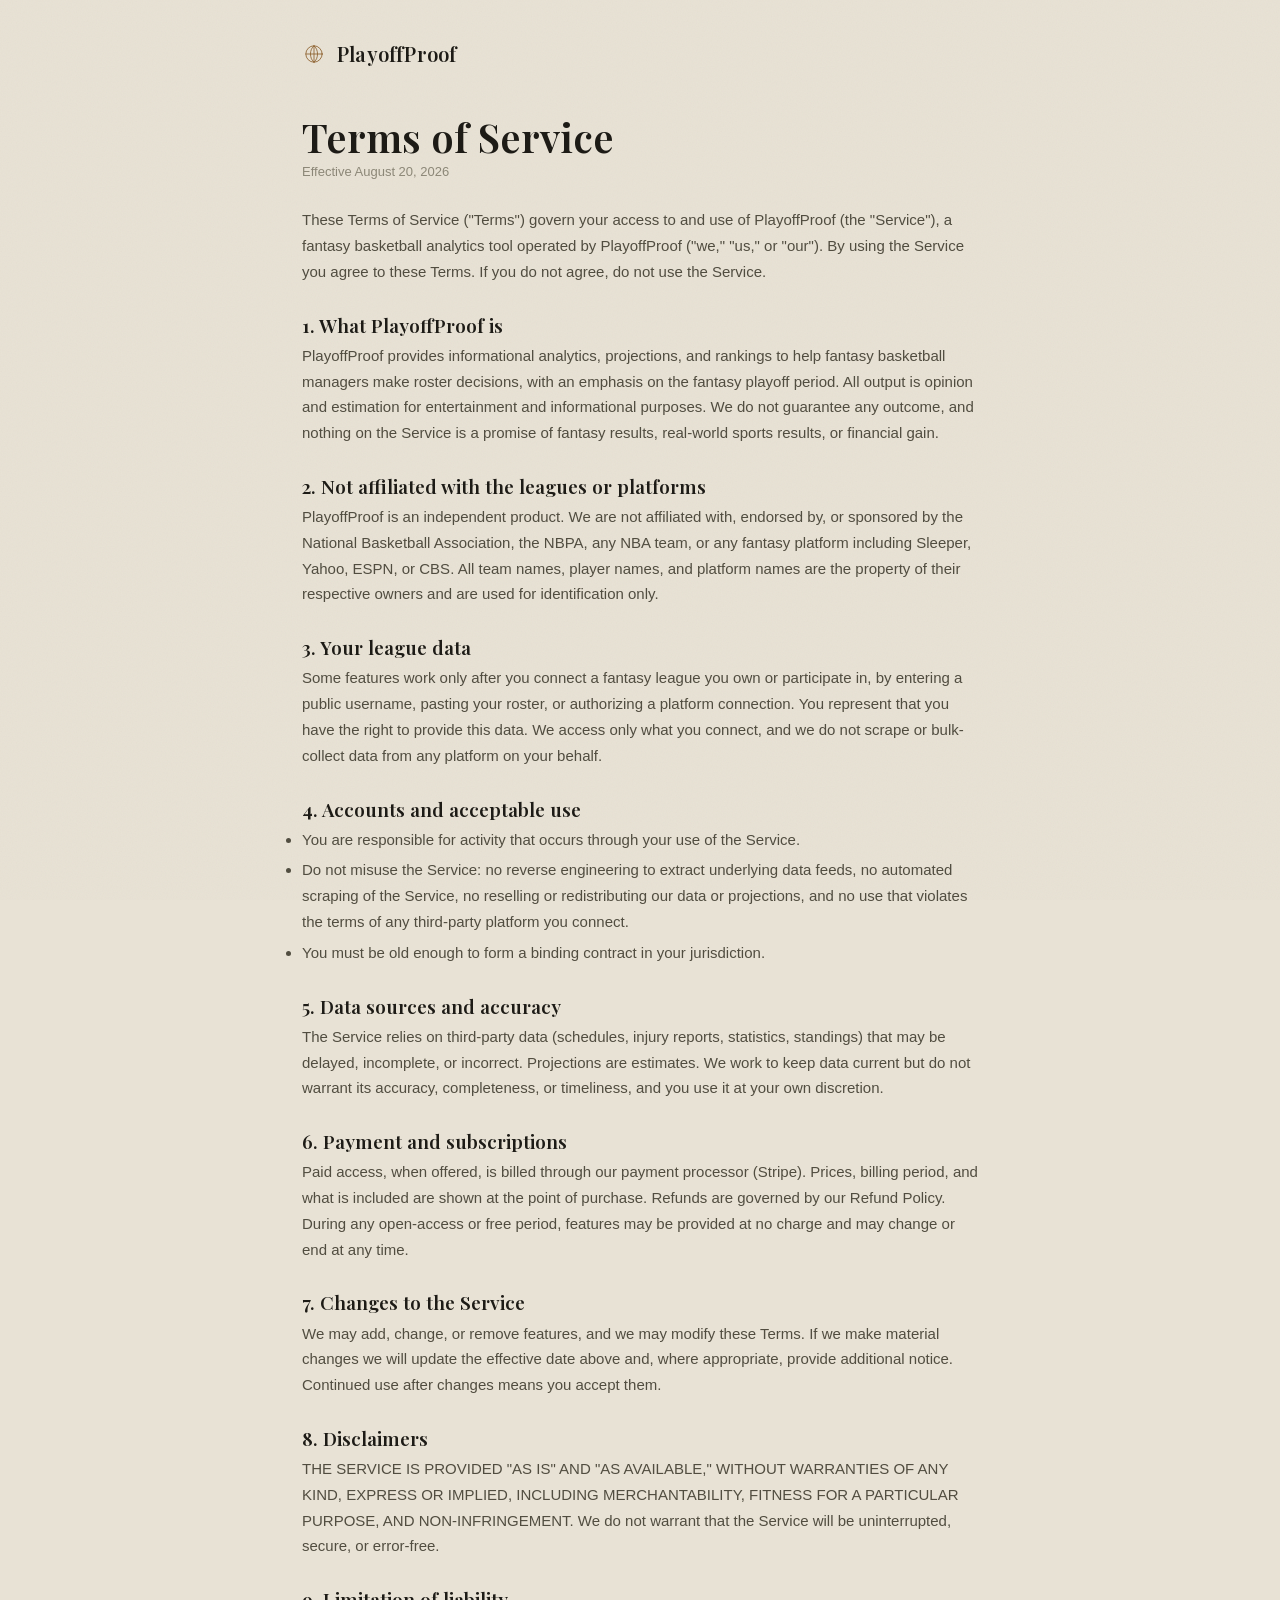
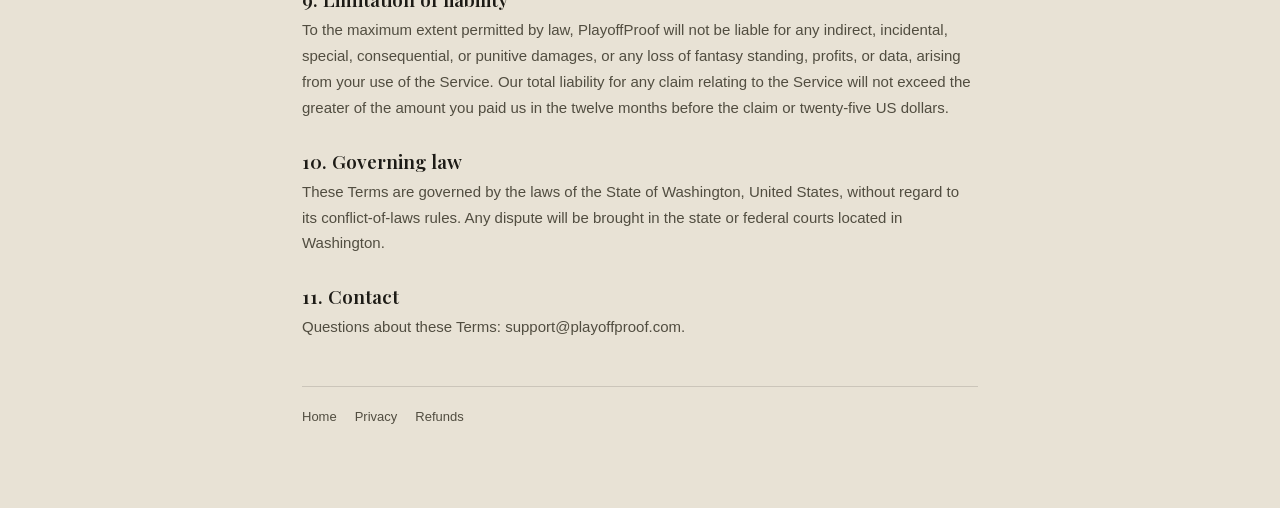
<file: terms.html>
<!doctype html>
<html lang="en"><head>
<meta charset="utf-8"><meta name="viewport" content="width=device-width,initial-scale=1">
<title>Terms · PlayoffProof</title>
<link rel="icon" href="data:image/svg+xml,%3Csvg%20xmlns='http://www.w3.org/2000/svg'%20viewBox='0%200%20100%20100'%3E%3Ccircle%20cx='50'%20cy='50'%20r='48'%20fill='%23e8e2d5'/%3E%3Cg%20fill='none'%20stroke='%238f6330'%20stroke-width='5'%3E%3Ccircle%20cx='50'%20cy='50'%20r='30'/%3E%3Cline%20x1='50'%20y1='20'%20x2='50'%20y2='80'/%3E%3Cline%20x1='20'%20y1='50'%20x2='80'%20y2='50'/%3E%3Cpath%20d='M50%2020%20C33%2032%2033%2068%2050%2080'/%3E%3Cpath%20d='M50%2020%20C67%2032%2067%2068%2050%2080'/%3E%3C/g%3E%3C/svg%3E">
<link rel="stylesheet" href="fonts/fonts.css">
<link rel="stylesheet" href="brand.css">
</head>
<body><div class="grain"></div><div class="doc">
<a class="brand" href="index.html"><svg viewBox="0 0 100 100" aria-hidden="true"><g class="seam"><circle cx="50" cy="50" r="34"/><line x1="50" y1="16" x2="50" y2="84"/><line x1="16" y1="50" x2="84" y2="50"/><path d="M50 16 C30 30 30 70 50 84"/><path d="M50 16 C70 30 70 70 50 84"/></g></svg> PlayoffProof</a>
<h1>Terms of Service</h1>
<div class="eff">Effective August 20, 2026</div>

<p>These Terms of Service ("Terms") govern your access to and use of PlayoffProof (the "Service"), a fantasy basketball analytics tool operated by PlayoffProof ("we," "us," or "our"). By using the Service you agree to these Terms. If you do not agree, do not use the Service.</p>

<h2>1. What PlayoffProof is</h2>
<p>PlayoffProof provides informational analytics, projections, and rankings to help fantasy basketball managers make roster decisions, with an emphasis on the fantasy playoff period. All output is opinion and estimation for entertainment and informational purposes. We do not guarantee any outcome, and nothing on the Service is a promise of fantasy results, real-world sports results, or financial gain.</p>

<h2>2. Not affiliated with the leagues or platforms</h2>
<p>PlayoffProof is an independent product. We are not affiliated with, endorsed by, or sponsored by the National Basketball Association, the NBPA, any NBA team, or any fantasy platform including Sleeper, Yahoo, ESPN, or CBS. All team names, player names, and platform names are the property of their respective owners and are used for identification only.</p>

<h2>3. Your league data</h2>
<p>Some features work only after you connect a fantasy league you own or participate in, by entering a public username, pasting your roster, or authorizing a platform connection. You represent that you have the right to provide this data. We access only what you connect, and we do not scrape or bulk-collect data from any platform on your behalf.</p>

<h2>4. Accounts and acceptable use</h2>
<ul>
<li>You are responsible for activity that occurs through your use of the Service.</li>
<li>Do not misuse the Service: no reverse engineering to extract underlying data feeds, no automated scraping of the Service, no reselling or redistributing our data or projections, and no use that violates the terms of any third-party platform you connect.</li>
<li>You must be old enough to form a binding contract in your jurisdiction.</li>
</ul>

<h2>5. Data sources and accuracy</h2>
<p>The Service relies on third-party data (schedules, injury reports, statistics, standings) that may be delayed, incomplete, or incorrect. Projections are estimates. We work to keep data current but do not warrant its accuracy, completeness, or timeliness, and you use it at your own discretion.</p>

<h2>6. Payment and subscriptions</h2>
<p>Paid access, when offered, is billed through our payment processor (Stripe). Prices, billing period, and what is included are shown at the point of purchase. Refunds are governed by our <a href="refunds.html">Refund Policy</a>. During any open-access or free period, features may be provided at no charge and may change or end at any time.</p>

<h2>7. Changes to the Service</h2>
<p>We may add, change, or remove features, and we may modify these Terms. If we make material changes we will update the effective date above and, where appropriate, provide additional notice. Continued use after changes means you accept them.</p>

<h2>8. Disclaimers</h2>
<p>THE SERVICE IS PROVIDED "AS IS" AND "AS AVAILABLE," WITHOUT WARRANTIES OF ANY KIND, EXPRESS OR IMPLIED, INCLUDING MERCHANTABILITY, FITNESS FOR A PARTICULAR PURPOSE, AND NON-INFRINGEMENT. We do not warrant that the Service will be uninterrupted, secure, or error-free.</p>

<h2>9. Limitation of liability</h2>
<p>To the maximum extent permitted by law, PlayoffProof will not be liable for any indirect, incidental, special, consequential, or punitive damages, or any loss of fantasy standing, profits, or data, arising from your use of the Service. Our total liability for any claim relating to the Service will not exceed the greater of the amount you paid us in the twelve months before the claim or twenty-five US dollars.</p>

<h2>10. Governing law</h2>
<p>These Terms are governed by the laws of the State of Washington, United States, without regard to its conflict-of-laws rules. Any dispute will be brought in the state or federal courts located in Washington.</p>

<h2>11. Contact</h2>
<p>Questions about these Terms: <a href="mailto:support@playoffproof.com">support@playoffproof.com</a>.</p>

<div class="foot">
<a href="index.html">Home</a><a href="privacy.html">Privacy</a><a href="refunds.html">Refunds</a>
</div>
</div></body></html>
</file>
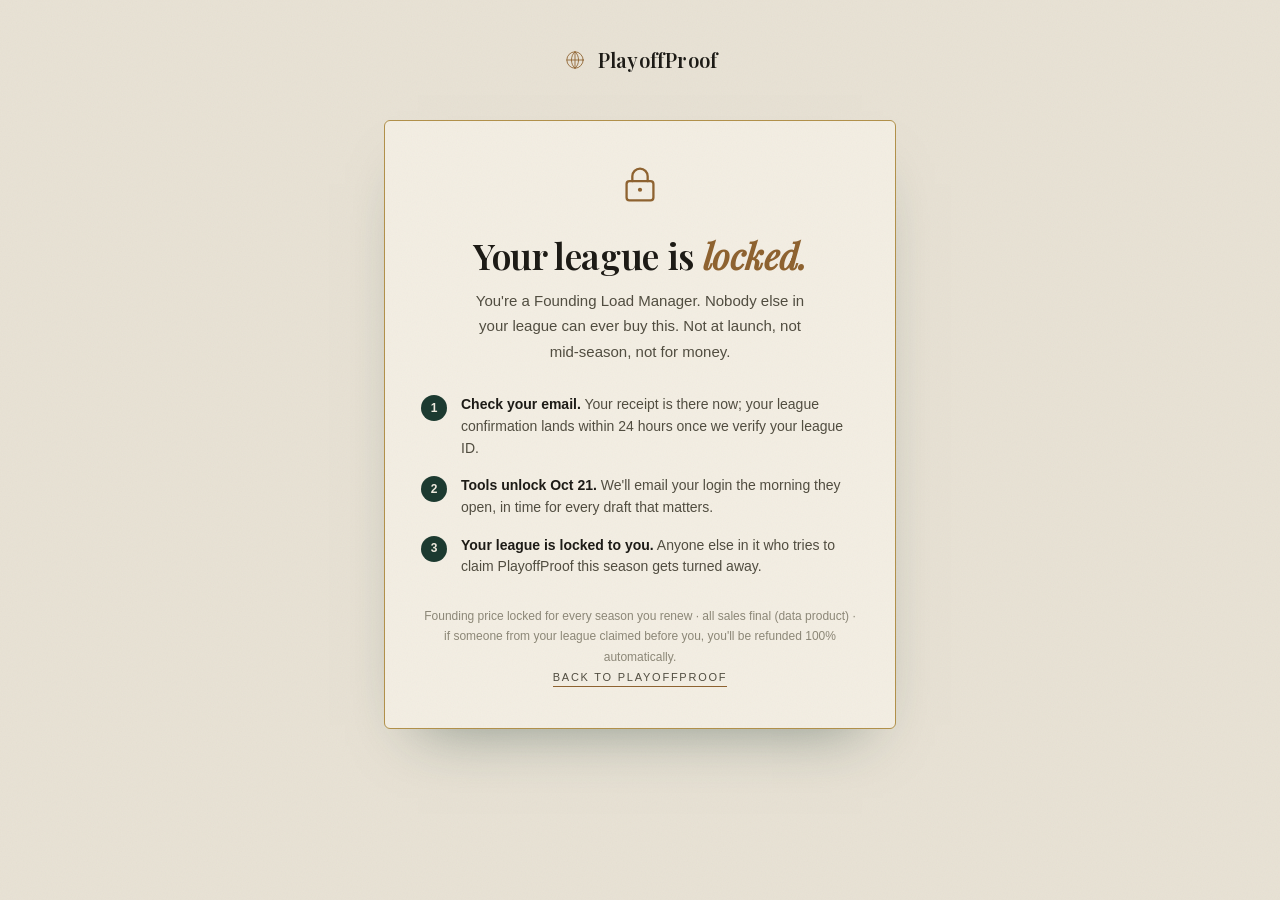
<file: thanks.html>
<!doctype html>
<html lang="en"><head>
<meta charset="utf-8"><meta name="viewport" content="width=device-width,initial-scale=1">
<title>You're in · PlayoffProof</title>
<meta name="robots" content="noindex">
<link rel="icon" href="data:image/svg+xml,%3Csvg%20xmlns='http://www.w3.org/2000/svg'%20viewBox='0%200%20100%20100'%3E%3Ccircle%20cx='50'%20cy='50'%20r='48'%20fill='%23e8e2d5'/%3E%3Cg%20fill='none'%20stroke='%238f6330'%20stroke-width='5'%3E%3Ccircle%20cx='50'%20cy='50'%20r='30'/%3E%3Cline%20x1='50'%20y1='20'%20x2='50'%20y2='80'/%3E%3Cline%20x1='20'%20y1='50'%20x2='80'%20y2='50'/%3E%3Cpath%20d='M50%2020%20C33%2032%2033%2068%2050%2080'/%3E%3Cpath%20d='M50%2020%20C67%2032%2067%2068%2050%2080'/%3E%3C/g%3E%3C/svg%3E">
<link rel="stylesheet" href="fonts/fonts.css">
<link rel="stylesheet" href="brand.css">
<style>
body{min-height:100vh;display:flex;flex-direction:column;align-items:center;padding:44px 20px 80px}
.brand{margin-bottom:44px}
.card{width:100%;max-width:512px;padding:40px 36px;text-align:center}
.lock{margin:0 auto 20px}
.card h1{font-size:clamp(27px,5vw,36px);letter-spacing:-.01em;line-height:1.14;margin-bottom:12px}
.card .sub{font-size:15px;max-width:42ch;margin:0 auto}
.next{text-align:left;margin-top:30px;display:flex;flex-direction:column;gap:16px}
.next .row{display:flex;gap:14px;align-items:flex-start;font-size:14px;color:var(--ink2);line-height:1.55}
.next .row b{color:var(--ink)}
.n{flex:none;width:26px;height:26px;border-radius:50%;background:var(--green);display:grid;place-items:center;font-size:12px;font-weight:800;color:#f0ebdf;margin-top:1px;font-family:var(--sans)}
.card .fine{margin-top:28px}
</style></head>
<body>
<div class="grain"></div>

<a class="brand" href="index.html">
 <svg viewBox="0 0 100 100" aria-hidden="true"><g class="seam"><circle cx="50" cy="50" r="34"/><line x1="50" y1="16" x2="50" y2="84"/><line x1="16" y1="50" x2="84" y2="50"/><path d="M50 16 C30 30 30 70 50 84"/><path d="M50 16 C70 30 70 70 50 84"/></g></svg>
 PlayoffProof
</a>

<div class="card">
 <svg class="lock" width="46" height="46" viewBox="0 0 48 48" fill="none" stroke="#8f6330" stroke-width="2.4" stroke-linecap="round" stroke-linejoin="round" aria-hidden="true"><rect x="10" y="21" width="28" height="20" rx="3"/><path d="M16 21 v-5 a8 8 0 0 1 16 0 v5"/><circle cx="24" cy="30" r="2.2" fill="#8f6330" stroke="none"/></svg>
 <h1>Your league is <span class="cognac it">locked.</span></h1>
 <p class="sub">You're a Founding Load Manager. Nobody else in your league can ever buy this. Not at launch, not mid-season, not for money.</p>
 <div class="next">
  <div class="row"><span class="n">1</span><span><b>Check your email.</b> Your receipt is there now; your league confirmation lands within 24 hours once we verify your league ID.</span></div>
  <div class="row"><span class="n">2</span><span><b>Tools unlock Oct 21.</b> We'll email your login the morning they open, in time for every draft that matters.</span></div>
  <div class="row"><span class="n">3</span><span><b>Your league is locked to you.</b> Anyone else in it who tries to claim PlayoffProof this season gets turned away.</span></div>
 </div>
 <p class="fine">Founding price locked for every season you renew · all sales final (data product) · if someone from your league claimed before you, you'll be refunded 100% automatically.<br><a class="tlink" href="index.html">Back to PlayoffProof</a></p>
</div>
</body></html>
</file>
<file: fonts/fonts.css>
/* vietnamese */
@font-face {
  font-family: 'Pinyon Script';
  font-style: normal;
  font-weight: 400;
  font-display: swap;
  src: url(pinyonscript_v24_6xKpdSJbL9-e9LuoeQiDRQR8WOraOqTimDdT9g.woff2) format('woff2');
  unicode-range: U+0102-0103, U+0110-0111, U+0128-0129, U+0168-0169, U+01A0-01A1, U+01AF-01B0, U+0300-0301, U+0303-0304, U+0308-0309, U+0323, U+0329, U+1EA0-1EF9, U+20AB;
}
/* latin-ext */
@font-face {
  font-family: 'Pinyon Script';
  font-style: normal;
  font-weight: 400;
  font-display: swap;
  src: url(pinyonscript_v24_6xKpdSJbL9-e9LuoeQiDRQR8WOvaOqTimDdT9g.woff2) format('woff2');
  unicode-range: U+0100-02BA, U+02BD-02C5, U+02C7-02CC, U+02CE-02D7, U+02DD-02FF, U+0304, U+0308, U+0329, U+1D00-1DBF, U+1E00-1E9F, U+1EF2-1EFF, U+2020, U+20A0-20AB, U+20AD-20C0, U+2113, U+2C60-2C7F, U+A720-A7FF;
}
/* latin */
@font-face {
  font-family: 'Pinyon Script';
  font-style: normal;
  font-weight: 400;
  font-display: swap;
  src: url(pinyonscript_v24_6xKpdSJbL9-e9LuoeQiDRQR8WOXaOqTimDc.woff2) format('woff2');
  unicode-range: U+0000-00FF, U+0131, U+0152-0153, U+02BB-02BC, U+02C6, U+02DA, U+02DC, U+0304, U+0308, U+0329, U+2000-206F, U+20AC, U+2122, U+2191, U+2193, U+2212, U+2215, U+FEFF, U+FFFD;
}
/* cyrillic */
@font-face {
  font-family: 'Playfair Display';
  font-style: italic;
  font-weight: 400;
  font-display: swap;
  src: url(playfairdisplay_v40_nuFRD-vYSZviVYUb_rj3ij__anPXDTnCjmHKM4nYO7KN_qiTXtXA-X-uE0qEE5Do.woff2) format('woff2');
  unicode-range: U+0301, U+0400-045F, U+0490-0491, U+04B0-04B1, U+2116;
}
/* vietnamese */
@font-face {
  font-family: 'Playfair Display';
  font-style: italic;
  font-weight: 400;
  font-display: swap;
  src: url(playfairdisplay_v40_nuFRD-vYSZviVYUb_rj3ij__anPXDTnCjmHKM4nYO7KN_qiTXt7A-X-uE0qEE5Do.woff2) format('woff2');
  unicode-range: U+0102-0103, U+0110-0111, U+0128-0129, U+0168-0169, U+01A0-01A1, U+01AF-01B0, U+0300-0301, U+0303-0304, U+0308-0309, U+0323, U+0329, U+1EA0-1EF9, U+20AB;
}
/* latin-ext */
@font-face {
  font-family: 'Playfair Display';
  font-style: italic;
  font-weight: 400;
  font-display: swap;
  src: url(playfairdisplay_v40_nuFRD-vYSZviVYUb_rj3ij__anPXDTnCjmHKM4nYO7KN_qiTXt_A-X-uE0qEE5Do.woff2) format('woff2');
  unicode-range: U+0100-02BA, U+02BD-02C5, U+02C7-02CC, U+02CE-02D7, U+02DD-02FF, U+0304, U+0308, U+0329, U+1D00-1DBF, U+1E00-1E9F, U+1EF2-1EFF, U+2020, U+20A0-20AB, U+20AD-20C0, U+2113, U+2C60-2C7F, U+A720-A7FF;
}
/* latin */
@font-face {
  font-family: 'Playfair Display';
  font-style: italic;
  font-weight: 400;
  font-display: swap;
  src: url(playfairdisplay_v40_nuFRD-vYSZviVYUb_rj3ij__anPXDTnCjmHKM4nYO7KN_qiTXtHA-X-uE0qEEw.woff2) format('woff2');
  unicode-range: U+0000-00FF, U+0131, U+0152-0153, U+02BB-02BC, U+02C6, U+02DA, U+02DC, U+0304, U+0308, U+0329, U+2000-206F, U+20AC, U+2122, U+2191, U+2193, U+2212, U+2215, U+FEFF, U+FFFD;
}
/* cyrillic */
@font-face {
  font-family: 'Playfair Display';
  font-style: normal;
  font-weight: 400;
  font-display: swap;
  src: url(playfairdisplay_v40_nuFiD-vYSZviVYUb_rj3ij__anPXDTjYgEM86xRbPQ.woff2) format('woff2');
  unicode-range: U+0301, U+0400-045F, U+0490-0491, U+04B0-04B1, U+2116;
}
/* vietnamese */
@font-face {
  font-family: 'Playfair Display';
  font-style: normal;
  font-weight: 400;
  font-display: swap;
  src: url(playfairdisplay_v40_nuFiD-vYSZviVYUb_rj3ij__anPXDTPYgEM86xRbPQ.woff2) format('woff2');
  unicode-range: U+0102-0103, U+0110-0111, U+0128-0129, U+0168-0169, U+01A0-01A1, U+01AF-01B0, U+0300-0301, U+0303-0304, U+0308-0309, U+0323, U+0329, U+1EA0-1EF9, U+20AB;
}
/* latin-ext */
@font-face {
  font-family: 'Playfair Display';
  font-style: normal;
  font-weight: 400;
  font-display: swap;
  src: url(playfairdisplay_v40_nuFiD-vYSZviVYUb_rj3ij__anPXDTLYgEM86xRbPQ.woff2) format('woff2');
  unicode-range: U+0100-02BA, U+02BD-02C5, U+02C7-02CC, U+02CE-02D7, U+02DD-02FF, U+0304, U+0308, U+0329, U+1D00-1DBF, U+1E00-1E9F, U+1EF2-1EFF, U+2020, U+20A0-20AB, U+20AD-20C0, U+2113, U+2C60-2C7F, U+A720-A7FF;
}
/* latin */
@font-face {
  font-family: 'Playfair Display';
  font-style: normal;
  font-weight: 400;
  font-display: swap;
  src: url(playfairdisplay_v40_nuFiD-vYSZviVYUb_rj3ij__anPXDTzYgEM86xQ.woff2) format('woff2');
  unicode-range: U+0000-00FF, U+0131, U+0152-0153, U+02BB-02BC, U+02C6, U+02DA, U+02DC, U+0304, U+0308, U+0329, U+2000-206F, U+20AC, U+2122, U+2191, U+2193, U+2212, U+2215, U+FEFF, U+FFFD;
}
/* cyrillic */
@font-face {
  font-family: 'Playfair Display';
  font-style: normal;
  font-weight: 500;
  font-display: swap;
  src: url(playfairdisplay_v40_nuFiD-vYSZviVYUb_rj3ij__anPXDTjYgEM86xRbPQ.woff2) format('woff2');
  unicode-range: U+0301, U+0400-045F, U+0490-0491, U+04B0-04B1, U+2116;
}
/* vietnamese */
@font-face {
  font-family: 'Playfair Display';
  font-style: normal;
  font-weight: 500;
  font-display: swap;
  src: url(playfairdisplay_v40_nuFiD-vYSZviVYUb_rj3ij__anPXDTPYgEM86xRbPQ.woff2) format('woff2');
  unicode-range: U+0102-0103, U+0110-0111, U+0128-0129, U+0168-0169, U+01A0-01A1, U+01AF-01B0, U+0300-0301, U+0303-0304, U+0308-0309, U+0323, U+0329, U+1EA0-1EF9, U+20AB;
}
/* latin-ext */
@font-face {
  font-family: 'Playfair Display';
  font-style: normal;
  font-weight: 500;
  font-display: swap;
  src: url(playfairdisplay_v40_nuFiD-vYSZviVYUb_rj3ij__anPXDTLYgEM86xRbPQ.woff2) format('woff2');
  unicode-range: U+0100-02BA, U+02BD-02C5, U+02C7-02CC, U+02CE-02D7, U+02DD-02FF, U+0304, U+0308, U+0329, U+1D00-1DBF, U+1E00-1E9F, U+1EF2-1EFF, U+2020, U+20A0-20AB, U+20AD-20C0, U+2113, U+2C60-2C7F, U+A720-A7FF;
}
/* latin */
@font-face {
  font-family: 'Playfair Display';
  font-style: normal;
  font-weight: 500;
  font-display: swap;
  src: url(playfairdisplay_v40_nuFiD-vYSZviVYUb_rj3ij__anPXDTzYgEM86xQ.woff2) format('woff2');
  unicode-range: U+0000-00FF, U+0131, U+0152-0153, U+02BB-02BC, U+02C6, U+02DA, U+02DC, U+0304, U+0308, U+0329, U+2000-206F, U+20AC, U+2122, U+2191, U+2193, U+2212, U+2215, U+FEFF, U+FFFD;
}
/* cyrillic */
@font-face {
  font-family: 'Playfair Display';
  font-style: normal;
  font-weight: 600;
  font-display: swap;
  src: url(playfairdisplay_v40_nuFiD-vYSZviVYUb_rj3ij__anPXDTjYgEM86xRbPQ.woff2) format('woff2');
  unicode-range: U+0301, U+0400-045F, U+0490-0491, U+04B0-04B1, U+2116;
}
/* vietnamese */
@font-face {
  font-family: 'Playfair Display';
  font-style: normal;
  font-weight: 600;
  font-display: swap;
  src: url(playfairdisplay_v40_nuFiD-vYSZviVYUb_rj3ij__anPXDTPYgEM86xRbPQ.woff2) format('woff2');
  unicode-range: U+0102-0103, U+0110-0111, U+0128-0129, U+0168-0169, U+01A0-01A1, U+01AF-01B0, U+0300-0301, U+0303-0304, U+0308-0309, U+0323, U+0329, U+1EA0-1EF9, U+20AB;
}
/* latin-ext */
@font-face {
  font-family: 'Playfair Display';
  font-style: normal;
  font-weight: 600;
  font-display: swap;
  src: url(playfairdisplay_v40_nuFiD-vYSZviVYUb_rj3ij__anPXDTLYgEM86xRbPQ.woff2) format('woff2');
  unicode-range: U+0100-02BA, U+02BD-02C5, U+02C7-02CC, U+02CE-02D7, U+02DD-02FF, U+0304, U+0308, U+0329, U+1D00-1DBF, U+1E00-1E9F, U+1EF2-1EFF, U+2020, U+20A0-20AB, U+20AD-20C0, U+2113, U+2C60-2C7F, U+A720-A7FF;
}
/* latin */
@font-face {
  font-family: 'Playfair Display';
  font-style: normal;
  font-weight: 600;
  font-display: swap;
  src: url(playfairdisplay_v40_nuFiD-vYSZviVYUb_rj3ij__anPXDTzYgEM86xQ.woff2) format('woff2');
  unicode-range: U+0000-00FF, U+0131, U+0152-0153, U+02BB-02BC, U+02C6, U+02DA, U+02DC, U+0304, U+0308, U+0329, U+2000-206F, U+20AC, U+2122, U+2191, U+2193, U+2212, U+2215, U+FEFF, U+FFFD;
}
</file>
<file: brand.css>
/* PlayoffProof shared brand system — heritage editorial (Aimé Leon Dore-inspired).
   Link AFTER fonts.css on every page. One source of truth for palette, type, and components,
   so pages stop drifting into one-off looks. */
:root{
  --ivory:#e8e2d5;--paper:#f3eee3;--card:#f5f0e5;--field:#fffdf8;
  --ink:#1d1b16;--ink2:#514d40;--muted:#8d8878;
  --green:#1c3a30;--green2:#142b23;--gold:#b2914a;--cognac:#8f6330;--rose:#bd7d74;--brick:#9e4030;--deep:#4a3a24;
  --rule:rgba(29,27,22,.14);--rule2:rgba(29,27,22,.26);
  --serif:'Playfair Display',Georgia,serif;
  --sans:'Helvetica Neue',Helvetica,Arial,sans-serif;
  --script:'Pinyon Script',cursive;
}
*{box-sizing:border-box;margin:0;padding:0}
html{scroll-behavior:smooth}
body{background:var(--ivory);color:var(--ink);font-family:var(--sans);-webkit-font-smoothing:antialiased;line-height:1.6}
a{color:var(--ink2);text-decoration:none}
.it{font-style:italic}
.rose{color:var(--rose)}.g{color:var(--green)}.cognac{color:var(--cognac)}

/* film grain (add <div class="grain"></div> once per page) */
.grain{position:fixed;inset:0;pointer-events:none;z-index:2;opacity:.045;mix-blend-mode:multiply;
  background-image:url("data:image/svg+xml,%3Csvg xmlns='http://www.w3.org/2000/svg' width='120' height='120'%3E%3Cfilter id='n'%3E%3CfeTurbulence type='fractalNoise' baseFrequency='0.8' numOctaves='2'/%3E%3C/filter%3E%3Crect width='100%25' height='100%25' filter='url(%23n)'/%3E%3C/svg%3E")}

/* type */
h1,h2,h3{font-family:var(--serif);font-weight:600;line-height:1.06;letter-spacing:0;color:var(--ink)}
.eyebrow{font-size:10.5px;letter-spacing:.34em;text-transform:uppercase;color:var(--muted)}
.script{font-family:var(--script);font-weight:400;color:var(--cognac)}
.sub{color:var(--ink2);line-height:1.7}
.sub b{color:var(--ink);font-weight:700}
.fine{font-size:12px;color:var(--muted);line-height:1.7}
.fine b{color:var(--ink2)}

/* brand lockup (basketball mark + wordmark) */
.brand{display:inline-flex;align-items:center;gap:11px;font-family:var(--serif);font-weight:600;font-size:20px;letter-spacing:.01em;color:var(--ink)}
.brand svg{width:24px;height:24px}
.brand .seam{fill:none;stroke:var(--cognac);stroke-width:3.6;stroke-linecap:round}

/* card */
.card{background:var(--paper);border:1px solid var(--gold);border-radius:6px;box-shadow:0 30px 60px -34px rgba(28,58,48,.5)}

/* buttons */
.btn{font-family:var(--sans);font-size:11px;letter-spacing:.22em;text-transform:uppercase;background:var(--green);color:#f0ebdf;
  border:0;border-radius:2px;padding:16px 30px;text-decoration:none;cursor:pointer;transition:background .18s;
  display:inline-flex;align-items:center;justify-content:center;gap:12px}
.btn:hover{background:var(--green2)}
.btn:disabled{opacity:.5;cursor:wait}
.btn-ghost{background:transparent;border:1px solid var(--green);color:var(--green)}
.btn-ghost:hover{background:var(--green);color:var(--paper)}
.tlink{font-size:11px;letter-spacing:.16em;text-transform:uppercase;color:var(--ink2);border-bottom:1px solid var(--cognac);padding-bottom:3px}

/* forms */
label{display:block;font-size:10.5px;font-weight:700;letter-spacing:.18em;text-transform:uppercase;color:var(--muted);margin:18px 0 7px}
input,select{width:100%;background:var(--field);border:1px solid var(--rule2);border-radius:3px;padding:13px 15px;font:inherit;font-size:15px;color:var(--ink);outline:none;transition:border-color .15s}
input:focus,select:focus{border-color:var(--green)}
input::placeholder{color:var(--muted)}

/* callout / lock note */
.note{display:flex;gap:10px;align-items:flex-start;background:rgba(28,58,48,.06);border:1px solid var(--rule2);border-radius:4px;padding:13px 15px;font-size:12.5px;color:var(--ink2);line-height:1.55}

/* long-form document pages (legal, guides) */
.doc{max-width:720px;margin:0 auto;padding:38px 22px 80px;text-align:left}
.doc .brand{margin-bottom:26px}
.doc h1{font-size:clamp(30px,5vw,40px);margin:20px 0 4px}
.doc h2{font-size:19px;margin:30px 0 8px}
.doc p,.doc li{color:var(--ink2);font-size:15px;line-height:1.72}
.doc p{margin:0 0 12px}
.doc li{margin:5px 0}
.doc b{color:var(--ink)}
.doc .eff{color:var(--muted);font-size:13px;margin-bottom:24px}
.doc .foot{margin-top:46px;padding-top:20px;border-top:1px solid var(--rule);color:var(--muted);font-size:13px;display:flex;gap:18px;flex-wrap:wrap}

/* CTA swish (small basket at rest; ball drops through the net on hover) */
.btn .swish{width:26px;height:26px;overflow:visible;flex:none}
.btn .rim{fill:none;stroke:var(--gold);stroke-width:1.6;stroke-linecap:round}
.btn .net{fill:none;stroke:#f0ebdf;stroke-width:.9;stroke-linecap:round;opacity:.5;transform-origin:13px 13px}
.btn .ball{fill:var(--paper);stroke:var(--cognac);stroke-width:.7}
.btn .ballseam{stroke:var(--cognac);stroke-width:.5;fill:none;opacity:.6}
.btn .ballwrap{transform:translateY(-15px);opacity:0}
.btn:hover .ballwrap{animation:swish .9s cubic-bezier(.5,.05,.5,1) forwards}
.btn:hover .net{animation:netflick .9s ease forwards}
@keyframes swish{0%{transform:translateY(-15px);opacity:0}18%{opacity:1}55%{transform:translateY(4px);opacity:1}80%{transform:translateY(16px);opacity:1}100%{transform:translateY(26px);opacity:0}}
@keyframes netflick{0%,40%{transform:scaleX(1) scaleY(1)}58%{transform:scaleX(1.18) scaleY(1.12)}74%{transform:scaleX(.92) scaleY(.96)}100%{transform:scaleX(1) scaleY(1)}}
@media(prefers-reduced-motion:reduce){.btn:hover .ballwrap,.btn:hover .net{animation:none}}
</file>
